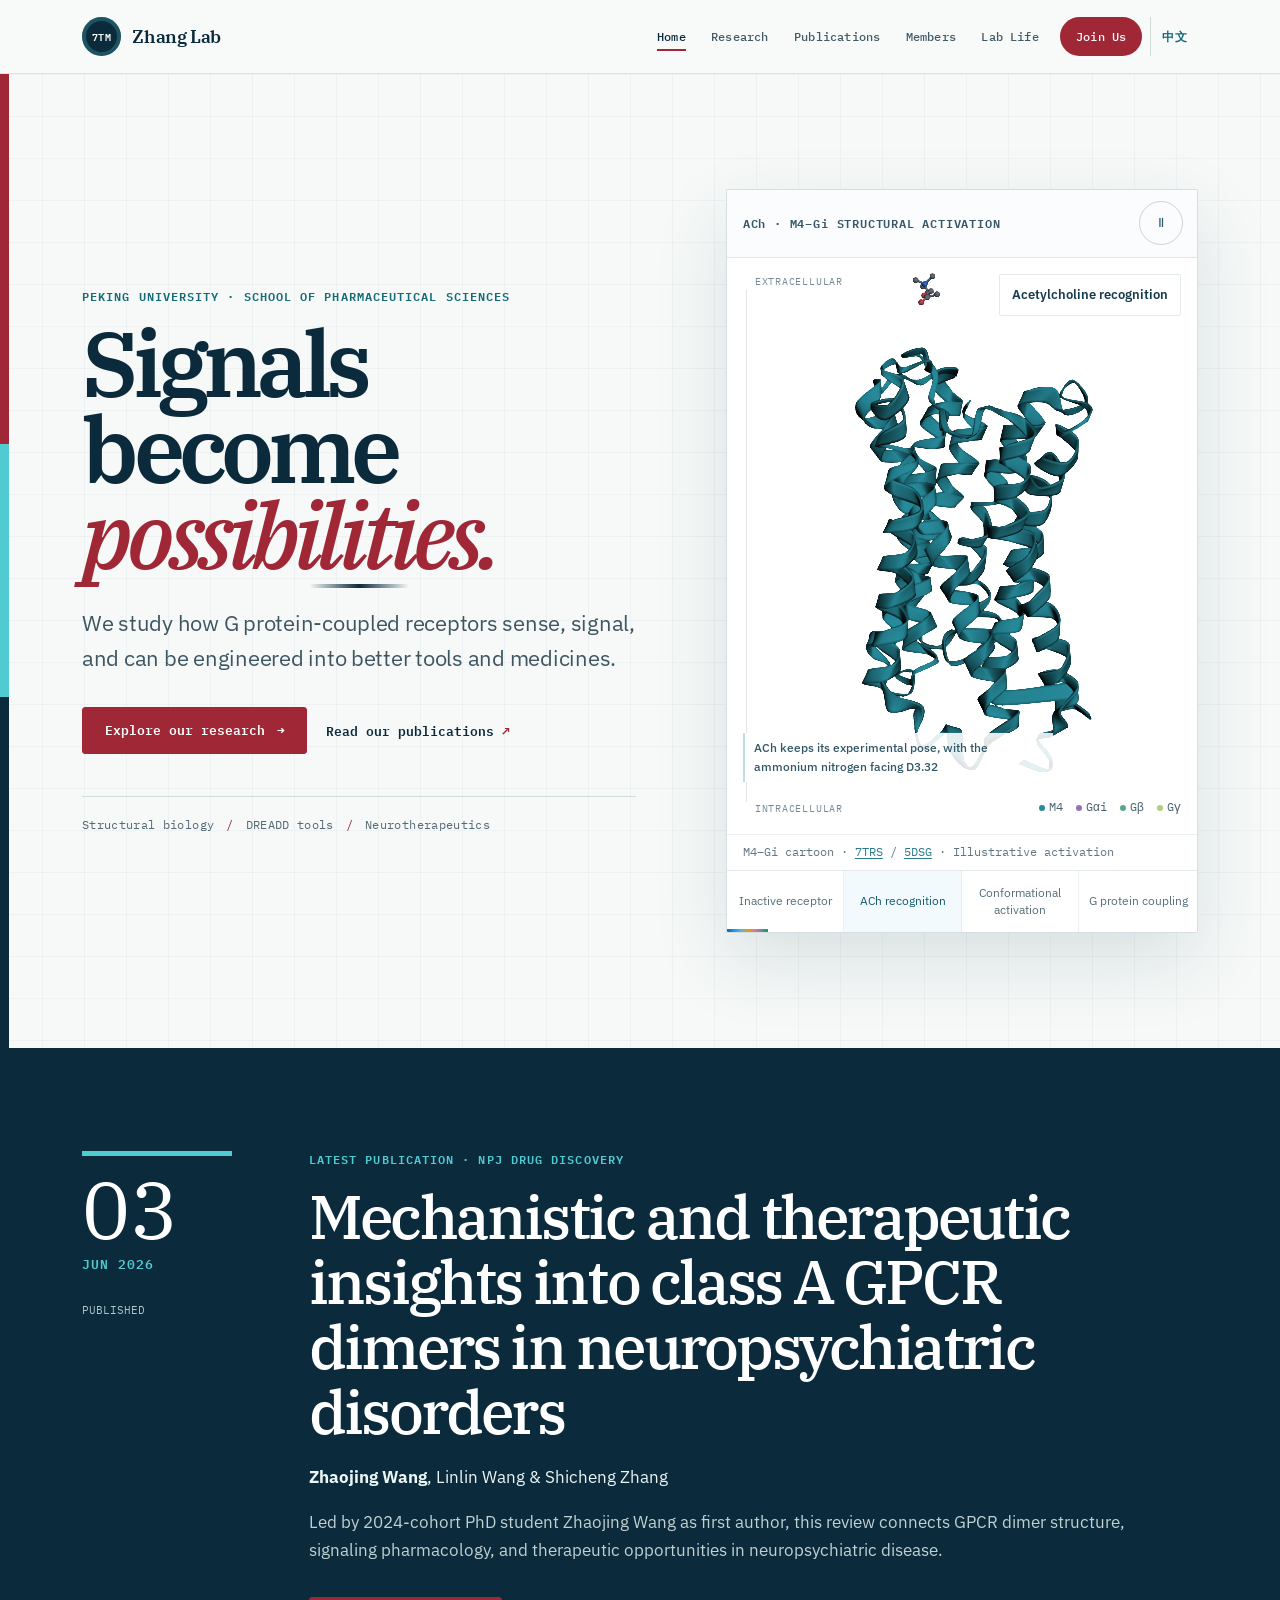
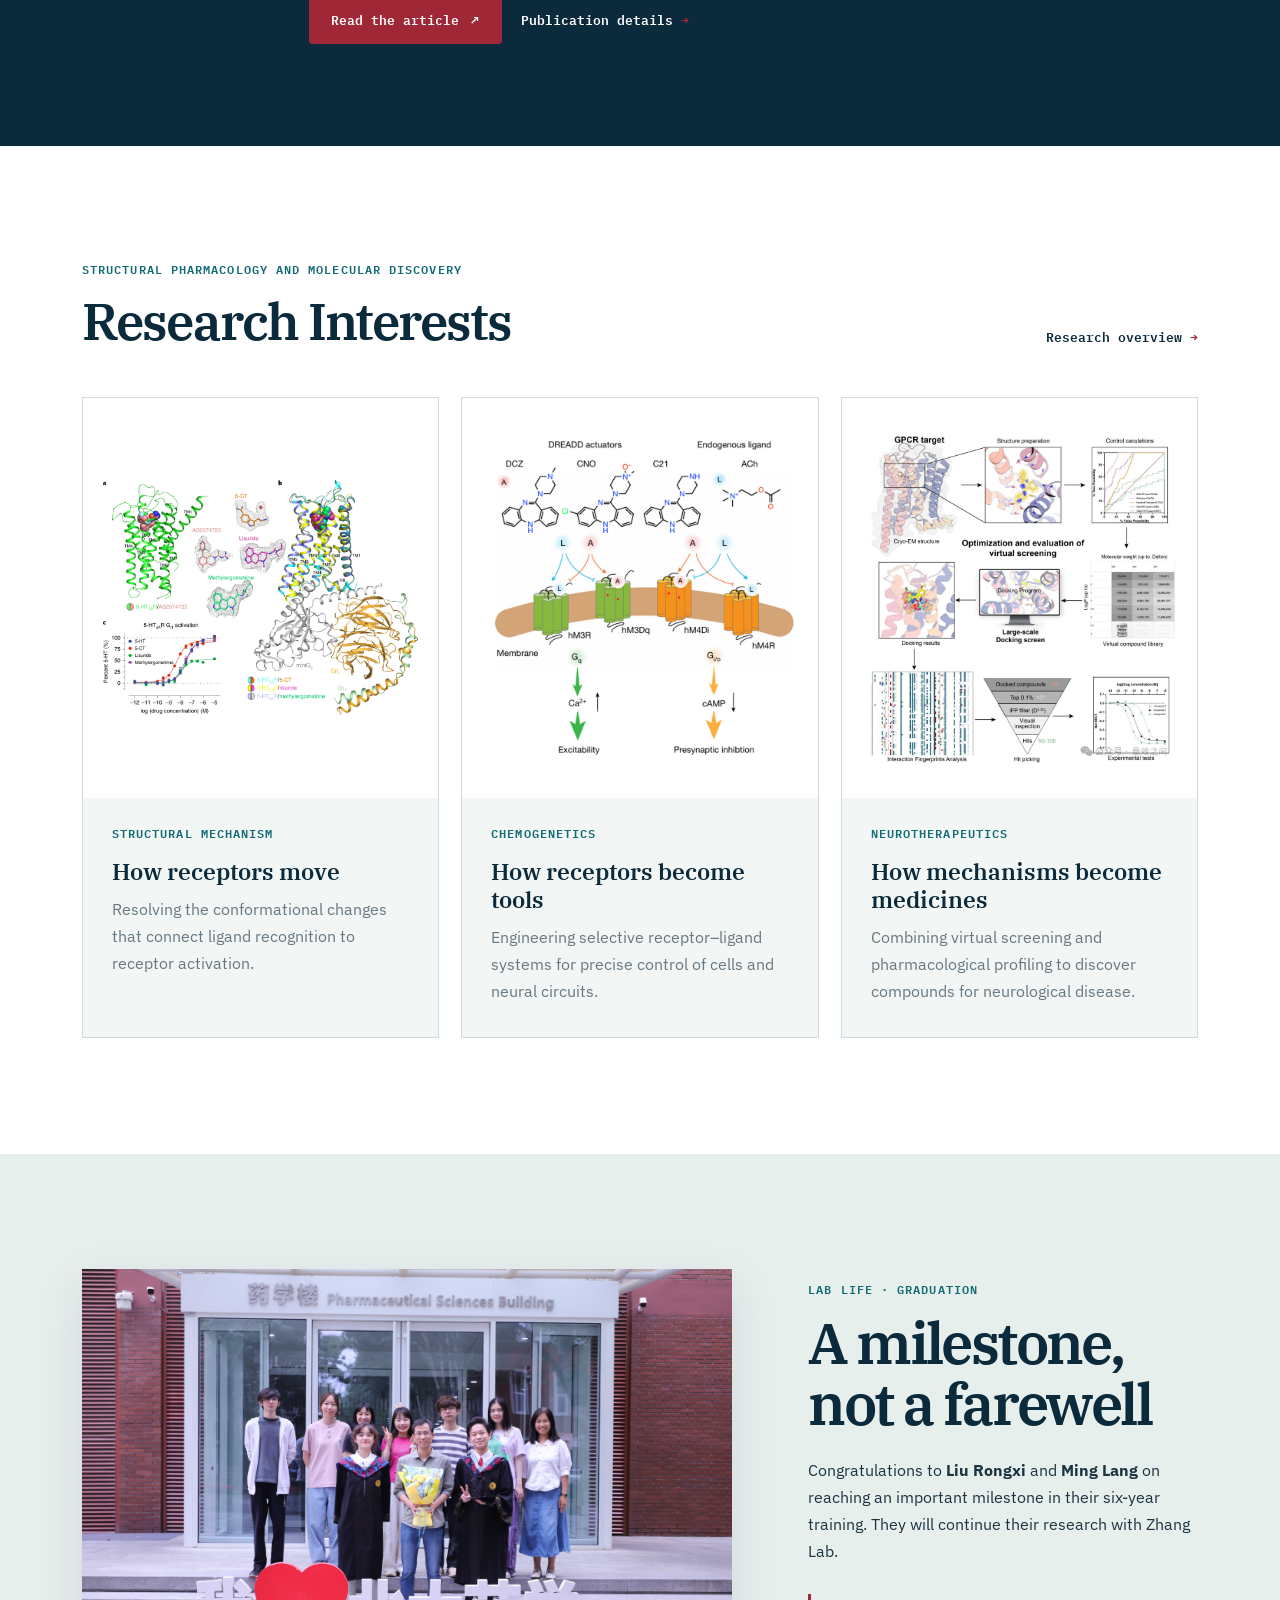
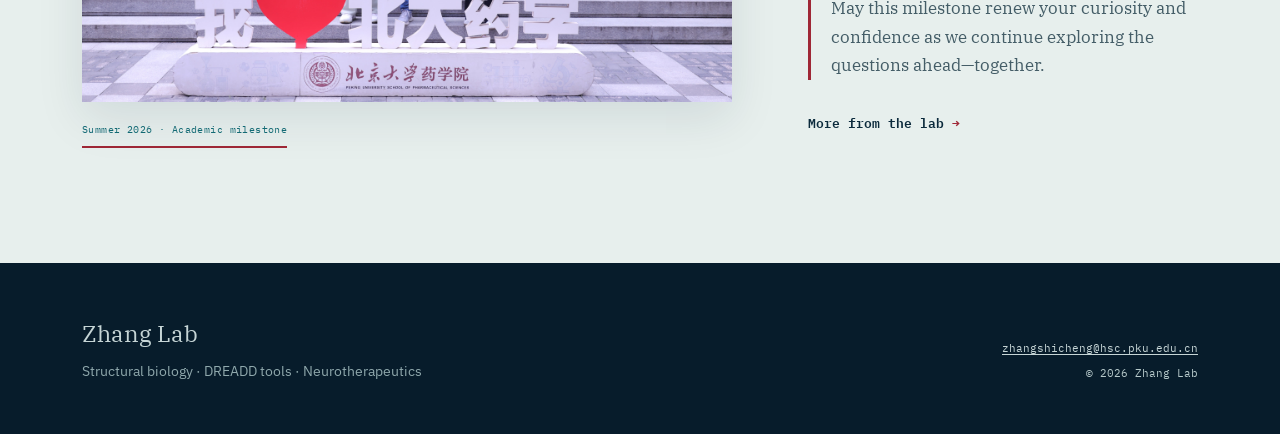
<file: index.html>
<!DOCTYPE html>
<html lang="en">
<head>
    <meta charset="UTF-8">
    <meta name="viewport" content="width=device-width, initial-scale=1.0">
    <meta name="description" content="Zhang Lab at Peking University studies GPCR structural biology, DREADD tool development, and neurological drug discovery.">
    <title>Zhang Lab | GPCR Neuropharmacology</title>

    <link rel="preconnect" href="https://fonts.googleapis.com">
    <link rel="preconnect" href="https://fonts.gstatic.com" crossorigin>
    <link href="https://fonts.googleapis.com/css2?family=IBM+Plex+Mono:wght@400;500;600&family=IBM+Plex+Sans:wght@400;500;600;700&family=IBM+Plex+Serif:wght@500;600&display=swap" rel="stylesheet">
    <link href="https://cdn.jsdelivr.net/npm/bootstrap@5.3.0/dist/css/bootstrap.min.css" rel="stylesheet">
    <link rel="stylesheet" href="https://cdn.jsdelivr.net/npm/bootstrap-icons@1.10.0/font/bootstrap-icons.css">
    <link rel="stylesheet" href="css/style.css?v=20261005-smooth">
</head>
<body>
    <nav class="navbar navbar-expand-lg fixed-top" aria-label="Primary navigation">
        <div class="container">
            <a class="navbar-brand" href="index.html" aria-label="Zhang Lab home">
                <span class="brand-signal" aria-hidden="true">7TM</span>
                <span>Zhang Lab</span>
            </a>
            <button class="navbar-toggler" type="button" data-bs-toggle="collapse" data-bs-target="#navbarNav" aria-controls="navbarNav" aria-expanded="false" aria-label="Toggle navigation">
                <span class="navbar-toggler-icon"></span>
            </button>
            <div class="collapse navbar-collapse" id="navbarNav">
                <ul class="navbar-nav ms-auto">
                    <li class="nav-item"><a class="nav-link active" href="index.html">Home</a></li>
                    <li class="nav-item"><a class="nav-link" href="pages/research.html">Research</a></li>
                    <li class="nav-item"><a class="nav-link" href="pages/publications.html">Publications</a></li>
                    <li class="nav-item"><a class="nav-link" href="pages/members.html">Members</a></li>
                    <li class="nav-item"><a class="nav-link" href="pages/news.html">Lab Life</a></li>
                    <li class="nav-item"><a class="nav-link nav-join" href="pages/join.html">Join Us</a></li>
                    <li class="nav-item"><a class="nav-link language-switch" href="cn/index.html" lang="zh-CN" hreflang="zh-CN">中文</a></li>
                </ul>
            </div>
        </div>
    </nav>

    <main class="main-content">
        <section class="hero-section">
            <div class="container">
                <div class="hero-grid">
                    <div class="hero-copy">
                        <p class="section-kicker">Peking University · School of Pharmaceutical Sciences</p>
                        <h1 class="lab-title">Signals become<br><em>possibilities.</em></h1>
                        <p class="hero-subtitle">We study how G protein-coupled receptors sense, signal, and can be engineered into better tools and medicines.</p>
                        <div class="hero-actions">
                            <a href="pages/research.html" class="btn btn-primary-custom">Explore our research <span aria-hidden="true">&rarr;</span></a>
                            <a href="pages/publications.html" class="text-link">Read our publications <span aria-hidden="true">↗</span></a>
                        </div>
                        <ul class="research-index" aria-label="Research areas">
                            <li>Structural biology</li>
                            <li>DREADD tools</li>
                            <li>Neurotherapeutics</li>
                        </ul>
                    </div>

                    <aside class="receptor-figure molecular-animation" data-gpcr-language="en" aria-label="Scientific animation of acetylcholine recognition, Class A GPCR activation, and receptor–G protein coupling">
                        <div class="molecular-toolbar">
                            <span>ACh · M4–Gi STRUCTURAL ACTIVATION</span>
                            <button class="molecular-playback" type="button" aria-label="Pause animation"><span aria-hidden="true">Ⅱ</span></button>
                        </div>
                        <div class="molecular-viewport">
                            <div class="gpcr-canvas" aria-hidden="true"></div>
                            <div class="molecular-fallback"><span>Preparing molecular scene</span></div>
                            <div class="molecular-axis" aria-hidden="true"><span>Extracellular</span><span>Intracellular</span></div>
                            <p class="molecular-phase" aria-live="polite">Inactive GPCR</p>
                            <div class="structure-legend" aria-label="Structure colors"><span class="chain-receptor">M4</span><span class="chain-alpha">Gαi</span><span class="chain-beta">Gβ</span><span class="chain-gamma">Gγ</span></div>
                            <p class="molecular-detail" aria-hidden="true"></p>
                        </div>
                        <p class="structure-provenance">M4–Gi cartoon · <a href="https://www.rcsb.org/structure/7TRS" target="_blank" rel="noopener">7TRS</a> / <a href="https://www.rcsb.org/structure/5DSG" target="_blank" rel="noopener">5DSG</a> · Illustrative activation</p>
                        <div class="molecular-timeline" aria-hidden="true">
                            <span data-phase="inactive">Inactive receptor</span><span data-phase="binding">ACh recognition</span><span data-phase="active">Conformational activation</span><span data-phase="coupling">G protein coupling</span>
                            <i class="molecular-progress"></i>
                        </div>
                    </aside>
                </div>
            </div>
        </section>

        <section class="publication-feature" aria-labelledby="latest-publication-title">
            <div class="container">
                <div class="publication-feature-grid">
                    <div class="publication-stamp">
                        <span class="stamp-day">03</span>
                        <span class="stamp-month">JUN 2026</span>
                        <span class="stamp-label">Published</span>
                    </div>
                    <div class="publication-feature-copy">
                        <p class="section-kicker">Latest publication · npj Drug Discovery</p>
                        <h2 id="latest-publication-title">Mechanistic and therapeutic insights into class A GPCR dimers in neuropsychiatric disorders</h2>
                        <p class="publication-authors"><strong>Zhaojing Wang</strong>, Linlin Wang &amp; Shicheng Zhang</p>
                        <p>Led by 2024-cohort PhD student Zhaojing Wang as first author, this review connects GPCR dimer structure, signaling pharmacology, and therapeutic opportunities in neuropsychiatric disease.</p>
                        <div class="publication-links">
                            <a href="https://doi.org/10.1038/s44386-026-00049-2" target="_blank" rel="noopener noreferrer" class="btn btn-primary-custom">Read the article <span aria-hidden="true">↗</span></a>
                            <a href="pages/publications.html" class="text-link">Publication details <span aria-hidden="true">&rarr;</span></a>
                        </div>
                    </div>
                </div>
            </div>
        </section>

        <section class="research-highlights" aria-labelledby="research-highlights-title">
            <div class="container">
                <div class="section-heading-row">
                    <div>
                        <p class="section-kicker">Structural Pharmacology and Molecular Discovery</p>
                        <h2 id="research-highlights-title" class="section-title">Research Interests</h2>
                    </div>
                    <a href="pages/research.html" class="text-link">Research overview <span aria-hidden="true">&rarr;</span></a>
                </div>
                <div class="research-card-grid research-card-grid-three">
                    <article class="highlight-card">
                        <div class="highlight-image">
                            <img src="images/Structure.png" alt="Structural model illustrating GPCR conformational mechanisms" loading="lazy">
                        </div>
                        <div class="highlight-caption">
                            <p class="card-label">Structural mechanism</p>
                            <h3>How receptors move</h3>
                            <p>Resolving the conformational changes that connect ligand recognition to receptor activation.</p>
                        </div>
                    </article>
                    <article class="highlight-card">
                        <div class="highlight-image">
                            <img src="images/dreadd.png" alt="Schematic of DREADD chemogenetic tools" loading="lazy">
                        </div>
                        <div class="highlight-caption">
                            <p class="card-label">Chemogenetics</p>
                            <h3>How receptors become tools</h3>
                            <p>Engineering selective receptor–ligand systems for precise control of cells and neural circuits.</p>
                        </div>
                    </article>
                    <article class="highlight-card">
                        <div class="highlight-image">
                            <img src="images/VS.jpg" alt="Computer-aided workflow for neurological drug discovery" loading="lazy">
                        </div>
                        <div class="highlight-caption">
                            <p class="card-label">Neurotherapeutics</p>
                            <h3>How mechanisms become medicines</h3>
                            <p>Combining virtual screening and pharmacological profiling to discover compounds for neurological disease.</p>
                        </div>
                    </article>
                </div>
            </div>
        </section>

        <section class="lab-life-feature" aria-labelledby="lab-life-title">
            <div class="container">
                <div class="lab-life-grid">
                    <div class="lab-life-photo">
                        <img src="images/graduation-2026.jpg" alt="Zhang Lab members celebrating the graduation of Liu Rongxi and Ming Lang outside the Pharmaceutical Sciences Building" loading="lazy">
                        <span class="photo-note">Summer 2026 · Academic milestone</span>
                    </div>
                    <div class="lab-life-copy">
                        <p class="section-kicker">Lab life · Graduation</p>
                        <h2 id="lab-life-title">A milestone, not a farewell</h2>
                        <p>Congratulations to <strong>Liu Rongxi</strong> and <strong>Ming Lang</strong> on reaching an important milestone in their six-year training. They will continue their research with Zhang Lab.</p>
                        <blockquote>May this milestone renew your curiosity and confidence as we continue exploring the questions ahead—together.</blockquote>
                        <a href="pages/news.html" class="text-link">More from the lab <span aria-hidden="true">&rarr;</span></a>
                    </div>
                </div>
            </div>
        </section>
    </main>

    <footer class="footer">
        <div class="container footer-grid">
            <div>
                <a class="footer-brand" href="index.html">Zhang Lab</a>
                <p>Structural biology · DREADD tools · Neurotherapeutics</p>
            </div>
            <div class="footer-contact">
                <a href="mailto:zhangshicheng@hsc.pku.edu.cn">zhangshicheng@hsc.pku.edu.cn</a>
                <span>&copy; 2026 Zhang Lab</span>
            </div>
        </div>
    </footer>

    <script src="https://cdn.jsdelivr.net/npm/bootstrap@5.3.0/dist/js/bootstrap.bundle.min.js"></script>
    <script src="js/script.js"></script>
    <script src="js/vendor/3dmol-min.js?v=20261005"></script>
    <script src="js/gpcr-structure-animation.js?v=20261005-2"></script>
</body>
</html>
</file>
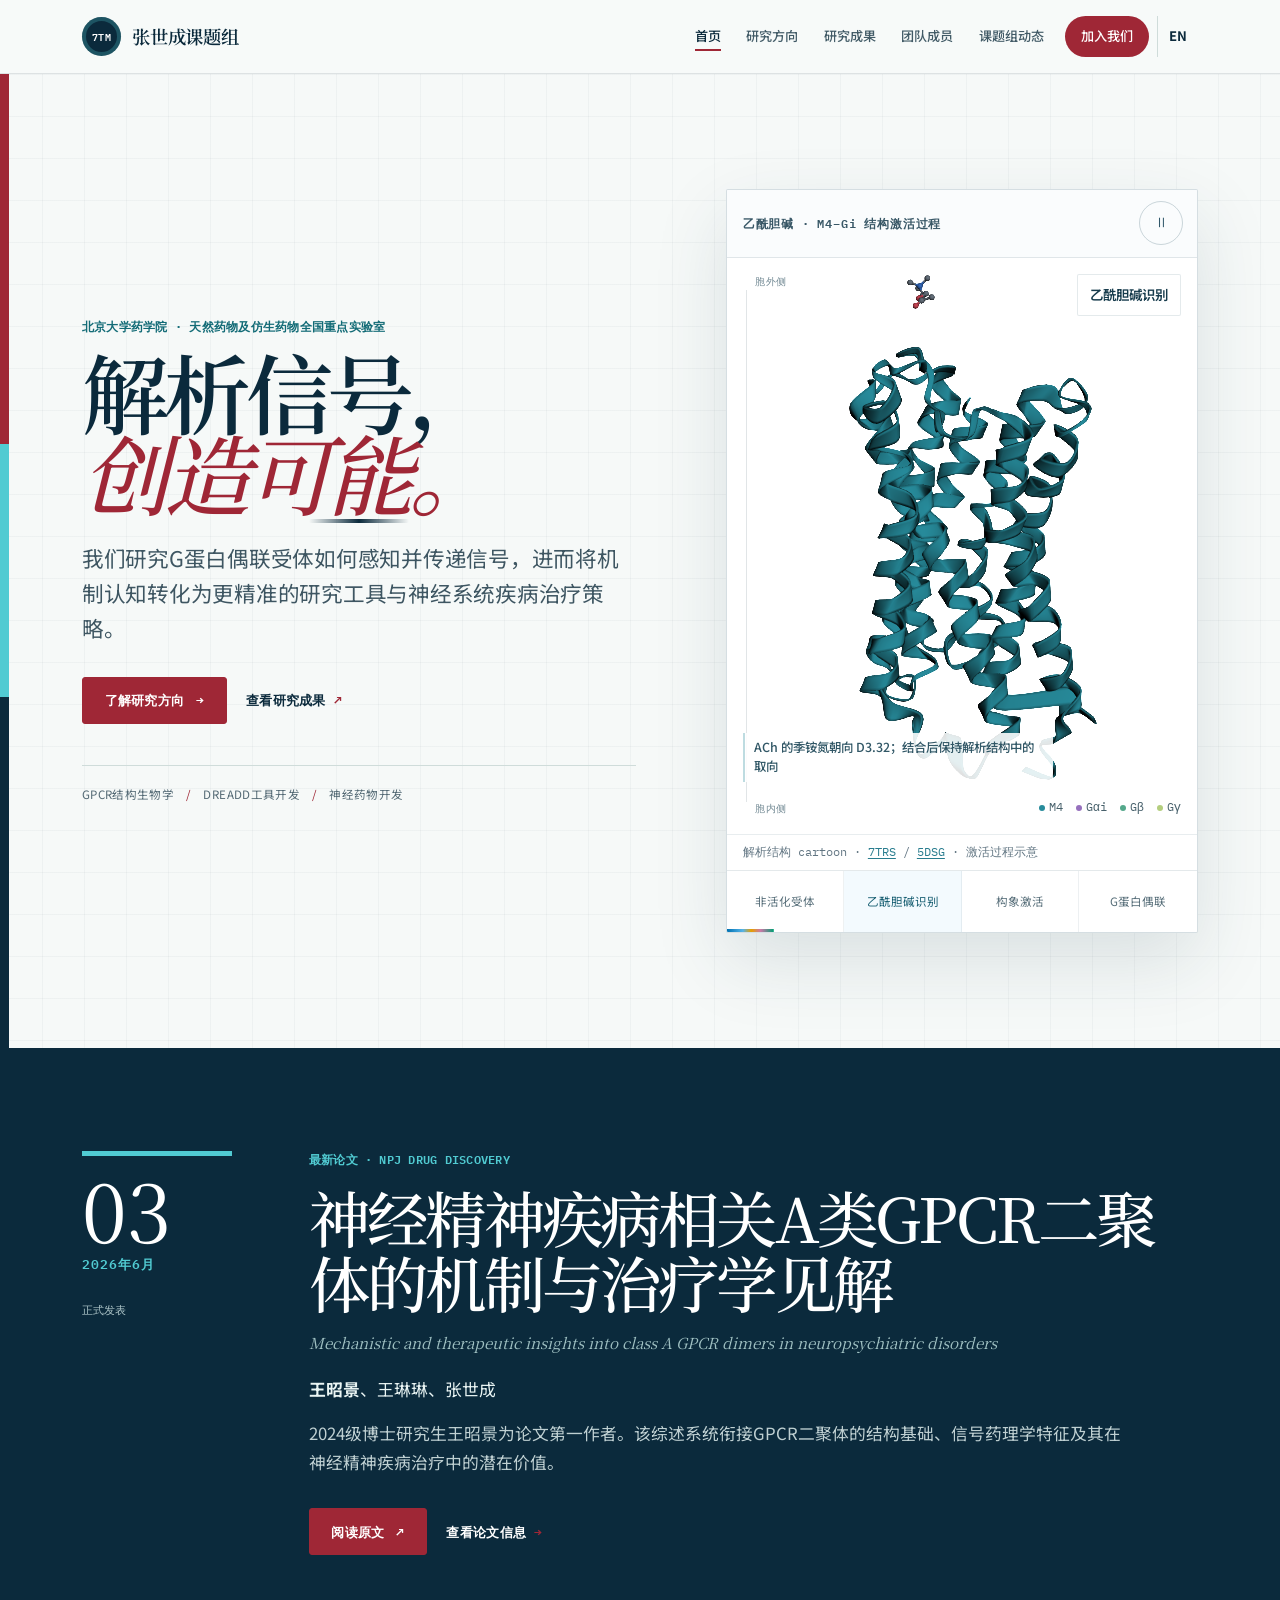
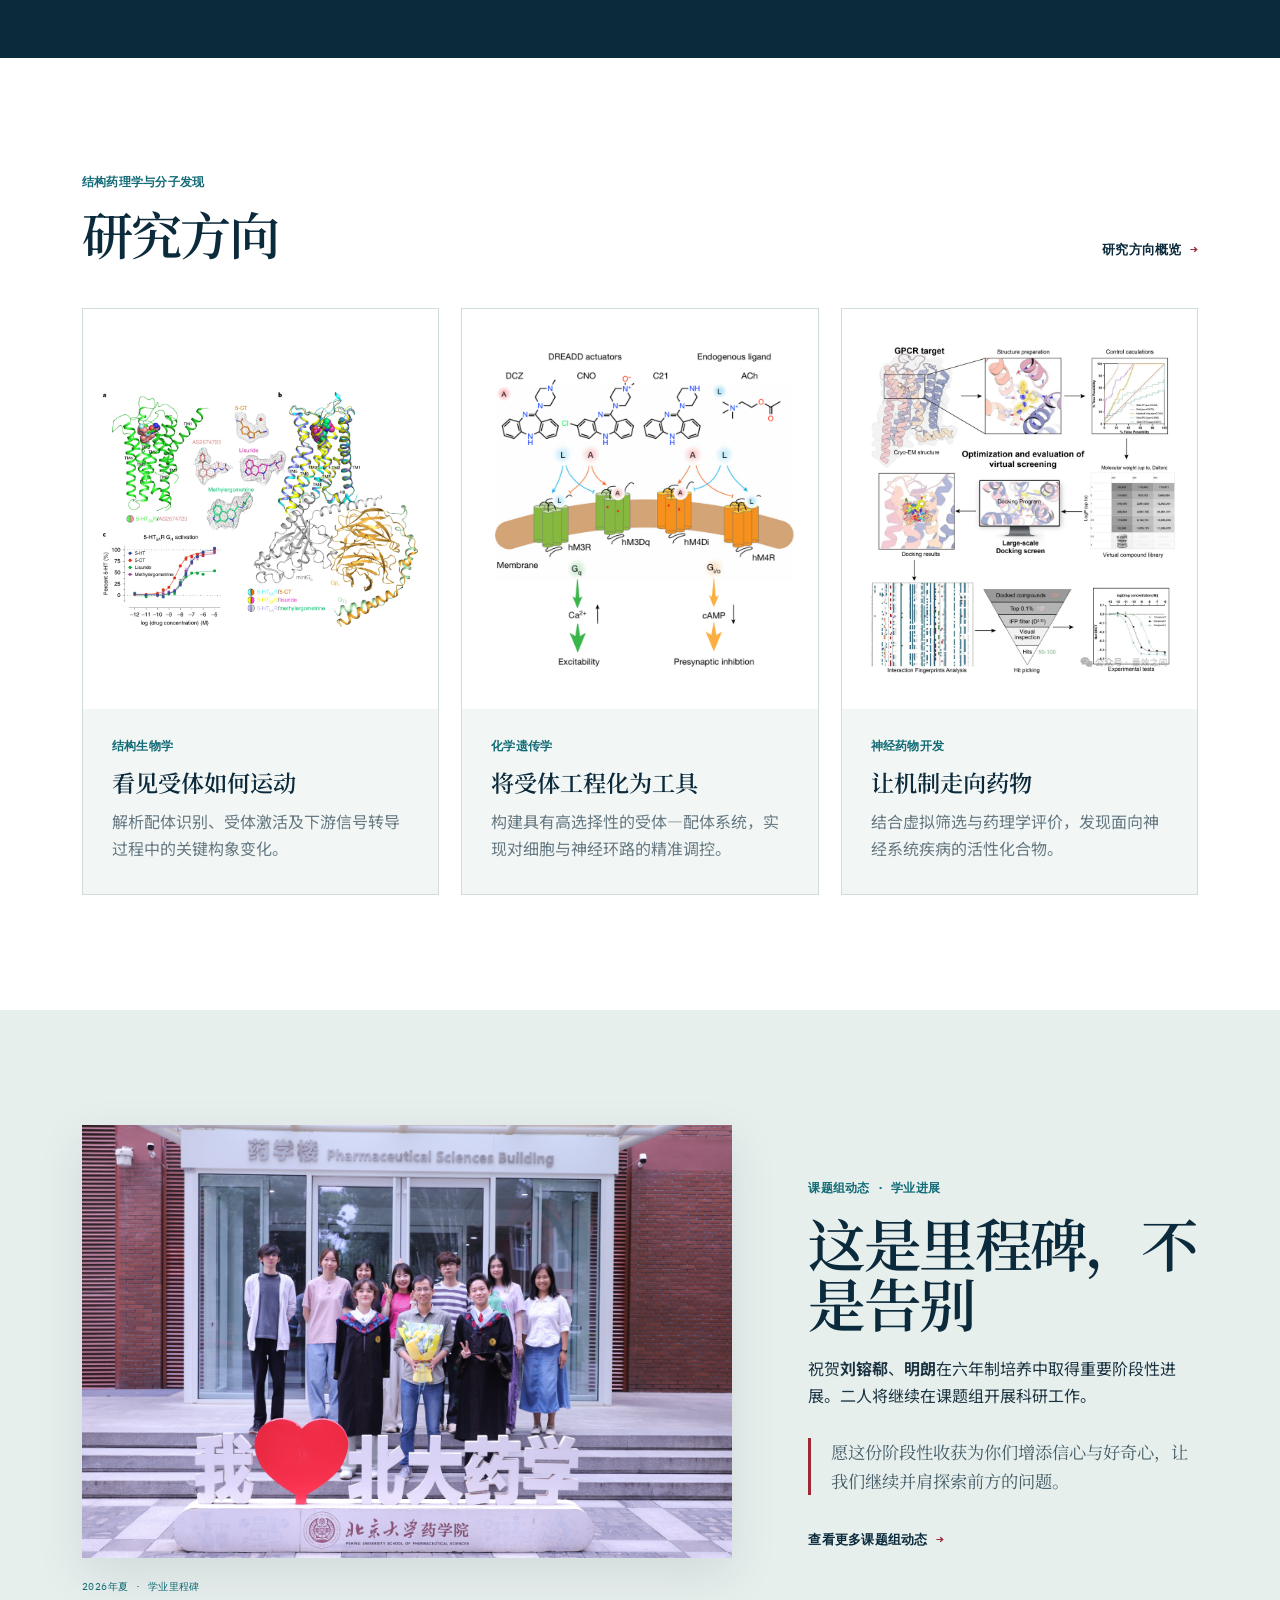
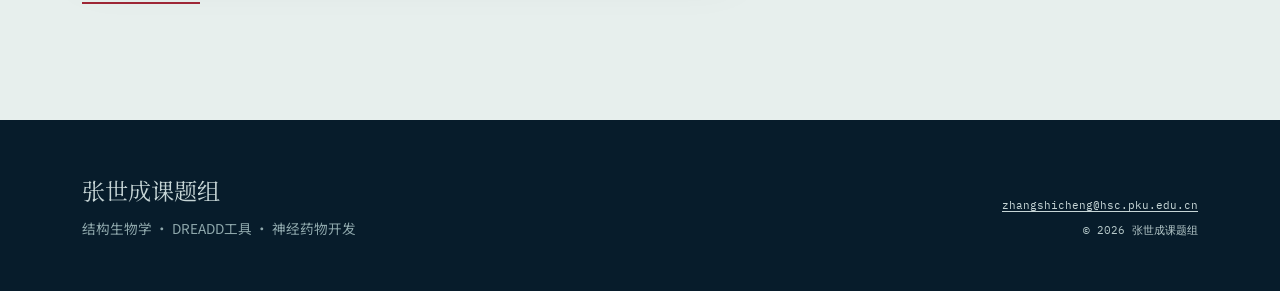
<file: cn/index.html>
<!DOCTYPE html>
<html lang="zh-CN">
<head>
    <meta charset="UTF-8">
    <meta name="viewport" content="width=device-width, initial-scale=1.0">
    <meta name="description" content="北京大学张世成课题组聚焦GPCR结构生物学、DREADD化学遗传学工具开发与神经药物开发。">
    <title>张世成课题组｜GPCR神经药理学</title>

    <link rel="preconnect" href="https://fonts.googleapis.com">
    <link rel="preconnect" href="https://fonts.gstatic.com" crossorigin>
    <link href="https://fonts.googleapis.com/css2?family=IBM+Plex+Mono:wght@400;500;600&family=Noto+Sans+SC:wght@400;500;600;700&family=Noto+Serif+SC:wght@500;600;700&display=swap" rel="stylesheet">
    <link href="https://cdn.jsdelivr.net/npm/bootstrap@5.3.0/dist/css/bootstrap.min.css" rel="stylesheet">
    <link rel="stylesheet" href="https://cdn.jsdelivr.net/npm/bootstrap-icons@1.10.0/font/bootstrap-icons.css">
    <link rel="stylesheet" href="../css/style.css?v=20261005-smooth">
</head>
<body class="site-cn">
    <nav class="navbar navbar-expand-lg fixed-top" aria-label="主导航">
        <div class="container">
            <a class="navbar-brand" href="index.html" aria-label="张世成课题组首页"><span class="brand-signal" aria-hidden="true">7TM</span><span>张世成课题组</span></a>
            <button class="navbar-toggler" type="button" data-bs-toggle="collapse" data-bs-target="#navbarNav" aria-controls="navbarNav" aria-expanded="false" aria-label="展开导航"><span class="navbar-toggler-icon"></span></button>
            <div class="collapse navbar-collapse" id="navbarNav">
                <ul class="navbar-nav ms-auto">
                    <li class="nav-item"><a class="nav-link active" href="index.html">首页</a></li>
                    <li class="nav-item"><a class="nav-link" href="pages/research.html">研究方向</a></li>
                    <li class="nav-item"><a class="nav-link" href="pages/publications.html">研究成果</a></li>
                    <li class="nav-item"><a class="nav-link" href="pages/members.html">团队成员</a></li>
                    <li class="nav-item"><a class="nav-link" href="pages/news.html">课题组动态</a></li>
                    <li class="nav-item"><a class="nav-link nav-join" href="pages/join.html">加入我们</a></li>
                    <li class="nav-item"><a class="nav-link language-switch" href="../index.html" lang="en" hreflang="en">EN</a></li>
                </ul>
            </div>
        </div>
    </nav>

    <main class="main-content">
        <section class="hero-section">
            <div class="container">
                <div class="hero-grid">
                    <div class="hero-copy">
                        <p class="section-kicker">北京大学药学院 · 天然药物及仿生药物全国重点实验室</p>
                        <h1 class="lab-title">解析信号，<br><em>创造可能。</em></h1>
                        <p class="hero-subtitle">我们研究G蛋白偶联受体如何感知并传递信号，进而将机制认知转化为更精准的研究工具与神经系统疾病治疗策略。</p>
                        <div class="hero-actions">
                            <a href="pages/research.html" class="btn btn-primary-custom">了解研究方向 <span aria-hidden="true">&rarr;</span></a>
                            <a href="pages/publications.html" class="text-link">查看研究成果 <span aria-hidden="true">↗</span></a>
                        </div>
                        <ul class="research-index" aria-label="研究方向">
                            <li>GPCR结构生物学</li>
                            <li>DREADD工具开发</li>
                            <li>神经药物开发</li>
                        </ul>
                    </div>

                    <aside class="receptor-figure molecular-animation" data-gpcr-language="zh" aria-label="乙酰胆碱识别、A类GPCR构象激活及受体与G蛋白偶联的科学动画">
                        <div class="molecular-toolbar"><span>乙酰胆碱 · M4–Gi 结构激活过程</span><button class="molecular-playback" type="button" aria-label="暂停动画"><span aria-hidden="true">Ⅱ</span></button></div>
                        <div class="molecular-viewport">
                            <div class="gpcr-canvas" aria-hidden="true"></div>
                            <div class="molecular-fallback"><span>正在构建分子场景</span></div>
                            <div class="molecular-axis" aria-hidden="true"><span>胞外侧</span><span>胞内侧</span></div>
                            <p class="molecular-phase" aria-live="polite">非活化GPCR</p>
                            <div class="structure-legend" aria-label="结构配色"><span class="chain-receptor">M4</span><span class="chain-alpha">Gαi</span><span class="chain-beta">Gβ</span><span class="chain-gamma">Gγ</span></div>
                            <p class="molecular-detail" aria-hidden="true"></p>
                        </div>
                        <p class="structure-provenance">解析结构 cartoon · <a href="https://www.rcsb.org/structure/7TRS" target="_blank" rel="noopener">7TRS</a> / <a href="https://www.rcsb.org/structure/5DSG" target="_blank" rel="noopener">5DSG</a> · 激活过程示意</p>
                        <div class="molecular-timeline" aria-hidden="true">
                            <span data-phase="inactive">非活化受体</span><span data-phase="binding">乙酰胆碱识别</span><span data-phase="active">构象激活</span><span data-phase="coupling">G蛋白偶联</span>
                            <i class="molecular-progress"></i>
                        </div>
                    </aside>
                </div>
            </div>
        </section>

        <section class="publication-feature" aria-labelledby="latest-publication-title-cn">
            <div class="container">
                <div class="publication-feature-grid">
                    <div class="publication-stamp"><span class="stamp-day">03</span><span class="stamp-month">2026年6月</span><span class="stamp-label">正式发表</span></div>
                    <div class="publication-feature-copy">
                        <p class="section-kicker">最新论文 · npj Drug Discovery</p>
                        <h2 id="latest-publication-title-cn">神经精神疾病相关A类GPCR二聚体的机制与治疗学见解</h2>
                        <p class="original-title">Mechanistic and therapeutic insights into class A GPCR dimers in neuropsychiatric disorders</p>
                        <p class="publication-authors"><strong>王昭景</strong>、王琳琳、张世成</p>
                        <p>2024级博士研究生王昭景为论文第一作者。该综述系统衔接GPCR二聚体的结构基础、信号药理学特征及其在神经精神疾病治疗中的潜在价值。</p>
                        <div class="publication-links">
                            <a href="https://doi.org/10.1038/s44386-026-00049-2" target="_blank" rel="noopener noreferrer" class="btn btn-primary-custom">阅读原文 <span aria-hidden="true">↗</span></a>
                            <a href="pages/publications.html" class="text-link">查看论文信息 <span aria-hidden="true">&rarr;</span></a>
                        </div>
                    </div>
                </div>
            </div>
        </section>

        <section class="research-highlights" aria-labelledby="research-highlights-title-cn">
            <div class="container">
                <div class="section-heading-row">
                    <div><p class="section-kicker">结构药理学与分子发现</p><h2 id="research-highlights-title-cn" class="section-title">研究方向</h2></div>
                    <a href="pages/research.html" class="text-link">研究方向概览 <span aria-hidden="true">&rarr;</span></a>
                </div>
                <div class="research-card-grid research-card-grid-three">
                    <article class="highlight-card">
                        <div class="highlight-image"><img src="../images/Structure.png" alt="GPCR构象与信号转导结构模型" loading="lazy"></div>
                        <div class="highlight-caption"><p class="card-label">结构生物学</p><h3>看见受体如何运动</h3><p>解析配体识别、受体激活及下游信号转导过程中的关键构象变化。</p></div>
                    </article>
                    <article class="highlight-card">
                        <div class="highlight-image"><img src="../images/dreadd.png" alt="DREADD化学遗传学工具示意图" loading="lazy"></div>
                        <div class="highlight-caption"><p class="card-label">化学遗传学</p><h3>将受体工程化为工具</h3><p>构建具有高选择性的受体—配体系统，实现对细胞与神经环路的精准调控。</p></div>
                    </article>
                    <article class="highlight-card">
                        <div class="highlight-image"><img src="../images/VS.jpg" alt="神经药物计算筛选与发现流程" loading="lazy"></div>
                        <div class="highlight-caption"><p class="card-label">神经药物开发</p><h3>让机制走向药物</h3><p>结合虚拟筛选与药理学评价，发现面向神经系统疾病的活性化合物。</p></div>
                    </article>
                </div>
            </div>
        </section>

        <section class="lab-life-feature" aria-labelledby="lab-life-title-cn">
            <div class="container">
                <div class="lab-life-grid">
                    <div class="lab-life-photo">
                        <img src="../images/graduation-2026.jpg" alt="张世成课题组成员在药学楼前庆祝刘镕郗和明朗取得阶段性进展" loading="lazy">
                        <span class="photo-note">2026年夏 · 学业里程碑</span>
                    </div>
                    <div class="lab-life-copy">
                        <p class="section-kicker">课题组动态 · 学业进展</p>
                        <h2 id="lab-life-title-cn">这是里程碑，不是告别</h2>
                        <p>祝贺<strong>刘镕郗</strong>、<strong>明朗</strong>在六年制培养中取得重要阶段性进展。二人将继续在课题组开展科研工作。</p>
                        <blockquote>愿这份阶段性收获为你们增添信心与好奇心，让我们继续并肩探索前方的问题。</blockquote>
                        <a href="pages/news.html" class="text-link">查看更多课题组动态 <span aria-hidden="true">&rarr;</span></a>
                    </div>
                </div>
            </div>
        </section>
    </main>

    <footer class="footer">
        <div class="container footer-grid">
            <div><a class="footer-brand" href="index.html">张世成课题组</a><p>结构生物学 · DREADD工具 · 神经药物开发</p></div>
            <div class="footer-contact"><a href="mailto:zhangshicheng@hsc.pku.edu.cn">zhangshicheng@hsc.pku.edu.cn</a><span>&copy; 2026 张世成课题组</span></div>
        </div>
    </footer>

    <script src="https://cdn.jsdelivr.net/npm/bootstrap@5.3.0/dist/js/bootstrap.bundle.min.js"></script>
    <script src="../js/script.js"></script>
    <script src="../js/vendor/3dmol-min.js?v=20261005"></script>
    <script src="../js/gpcr-structure-animation.js?v=20261005-2"></script>
</body>
</html>
</file>
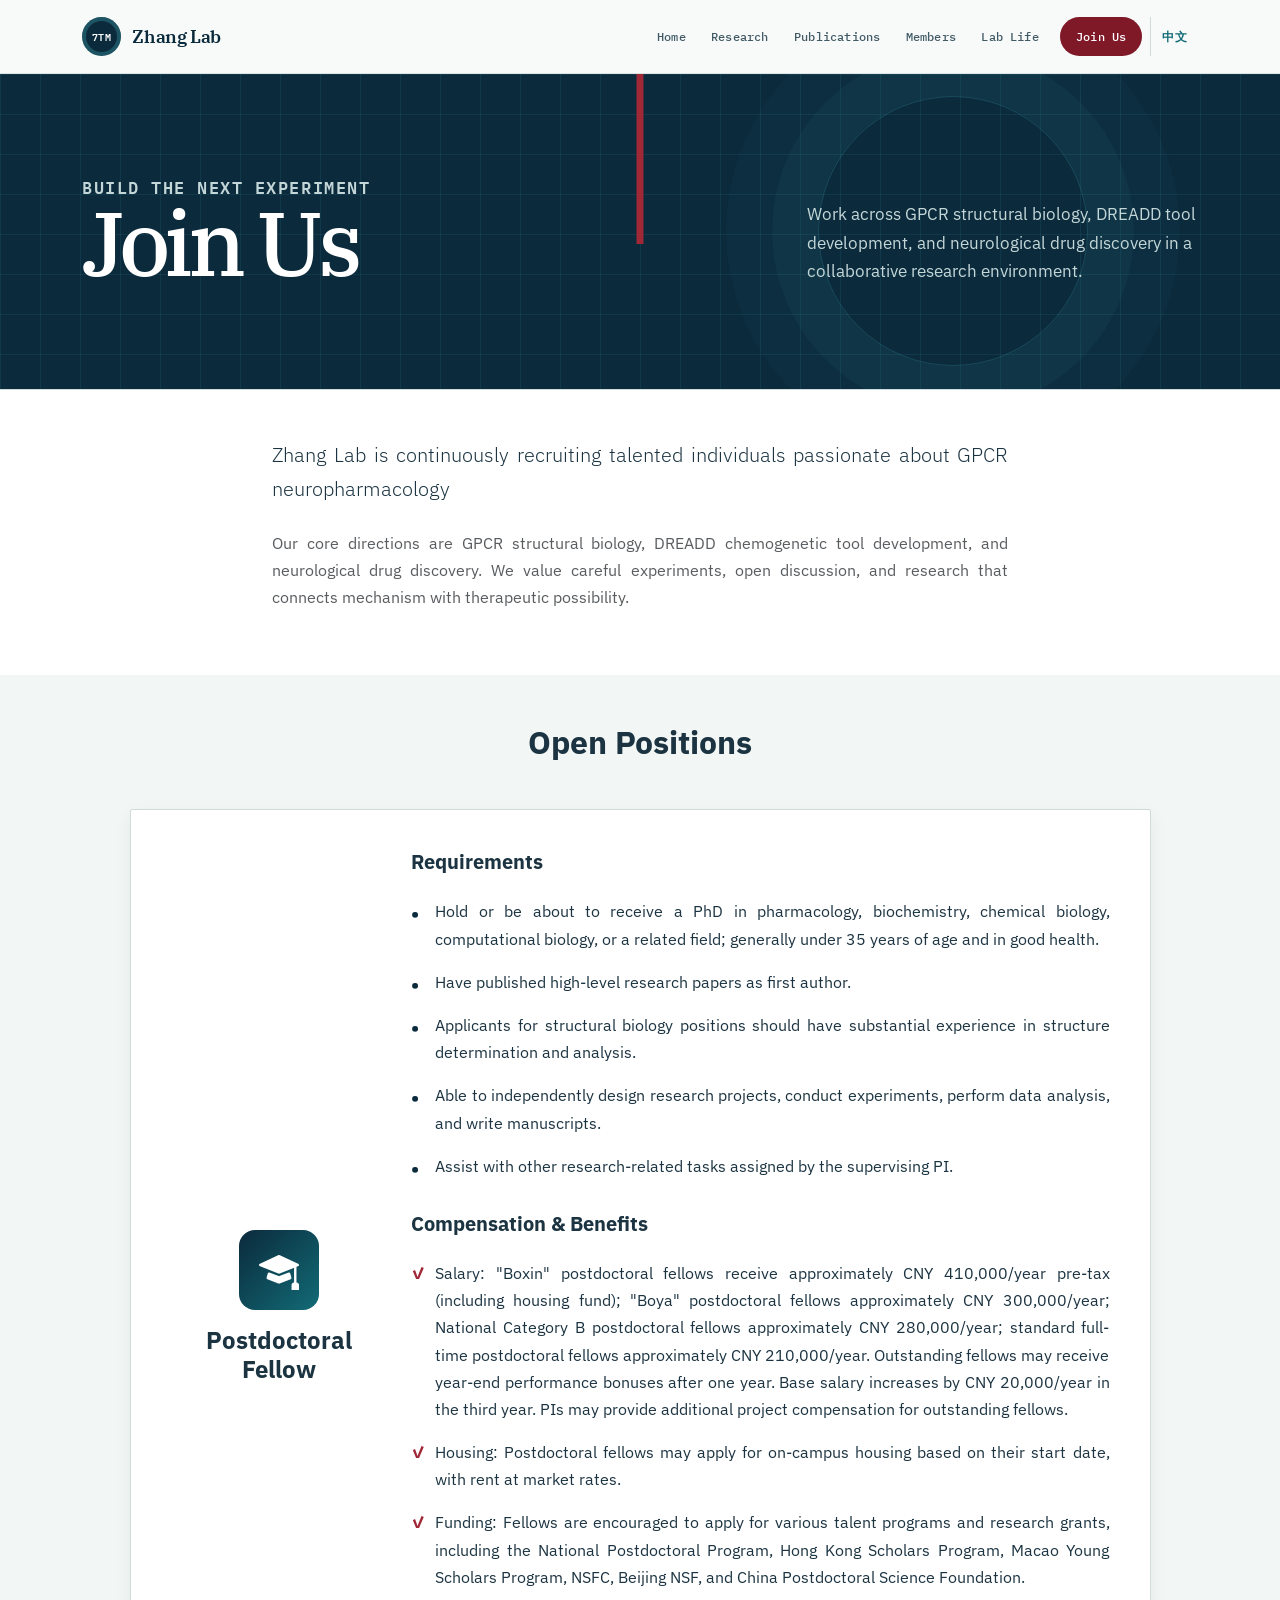
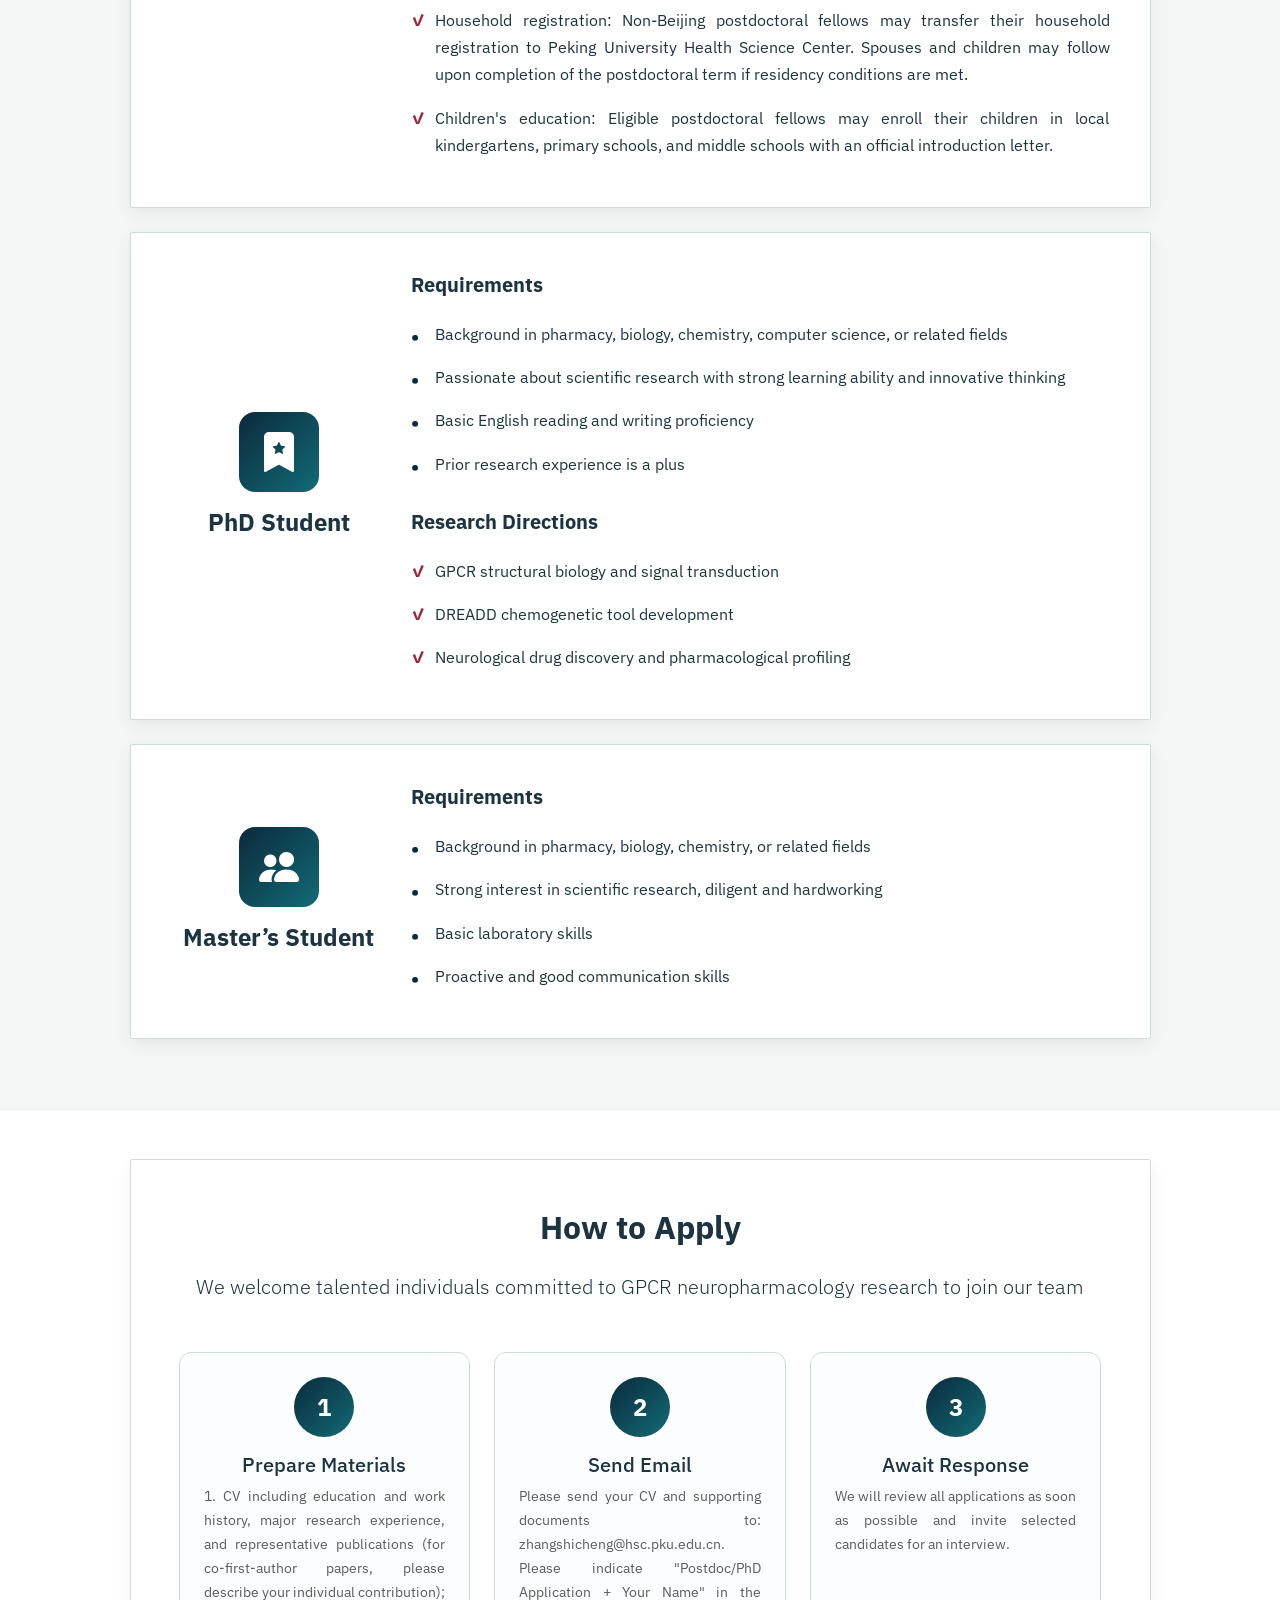
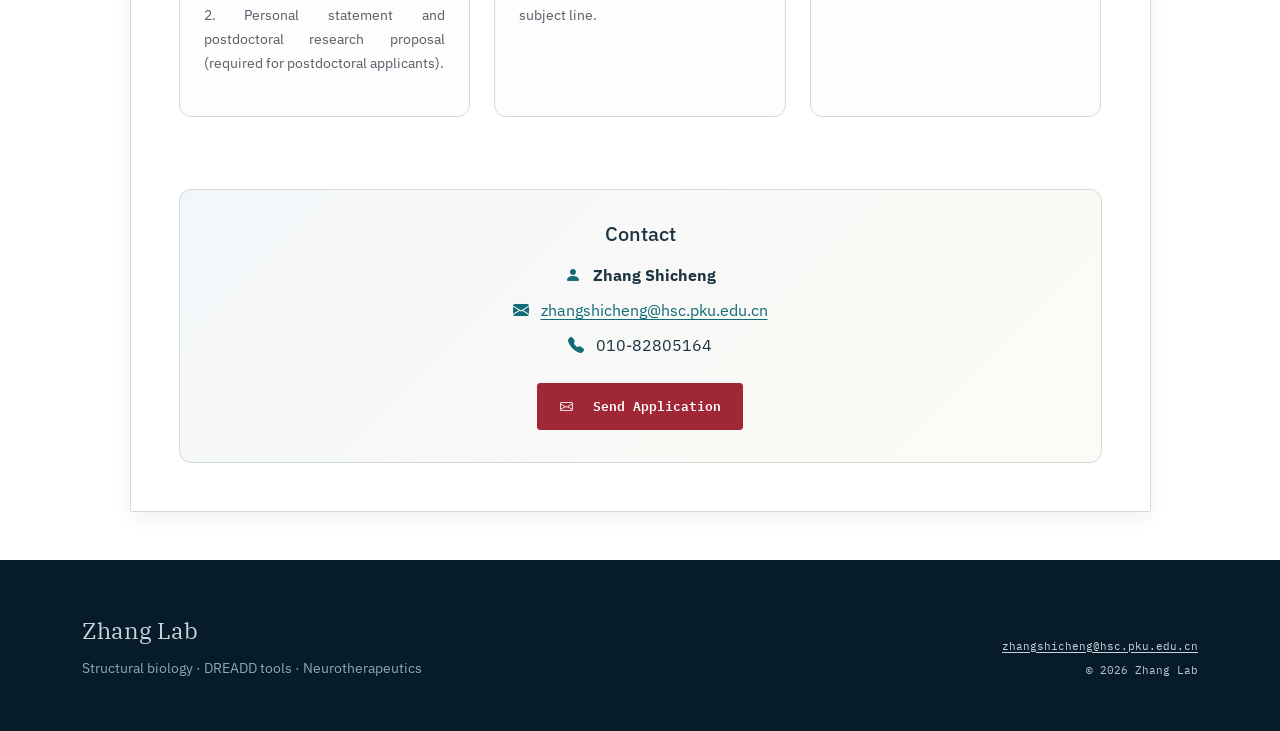
<file: pages/join.html>
<!DOCTYPE html>
<html lang="en">
<head>
    <meta charset="UTF-8">
    <meta name="viewport" content="width=device-width, initial-scale=1.0">
    <meta name="description" content="Join Zhang Lab to study GPCR structural biology, DREADD tools, and neurological drug discovery.">
    <title>Zhang Lab | Join Us</title>

    <!-- Google Fonts -->
    <link rel="preconnect" href="https://fonts.googleapis.com">
    <link rel="preconnect" href="https://fonts.gstatic.com" crossorigin>
    <link href="https://fonts.googleapis.com/css2?family=IBM+Plex+Mono:wght@400;500;600&family=IBM+Plex+Sans:wght@400;500;600;700&family=IBM+Plex+Serif:wght@500;600&display=swap" rel="stylesheet">

    <!-- Bootstrap CSS -->
    <link href="https://cdn.jsdelivr.net/npm/bootstrap@5.3.0/dist/css/bootstrap.min.css" rel="stylesheet">

    <!-- Bootstrap Icons -->
    <link rel="stylesheet" href="https://cdn.jsdelivr.net/npm/bootstrap-icons@1.10.0/font/bootstrap-icons.css">

    <!-- Custom CSS -->
    <link rel="stylesheet" href="../css/style.css">
</head>
<body>
    <nav class="navbar navbar-expand-lg fixed-top" aria-label="Primary navigation">
        <div class="container">
            <a class="navbar-brand" href="../index.html" aria-label="Zhang Lab home"><span class="brand-signal" aria-hidden="true">7TM</span><span>Zhang Lab</span></a>
            <button class="navbar-toggler" type="button" data-bs-toggle="collapse" data-bs-target="#navbarNav" aria-controls="navbarNav" aria-expanded="false" aria-label="Toggle navigation"><span class="navbar-toggler-icon"></span></button>
            <div class="collapse navbar-collapse" id="navbarNav">
                <ul class="navbar-nav ms-auto">
                    <li class="nav-item"><a class="nav-link" href="../index.html">Home</a></li>
                    <li class="nav-item"><a class="nav-link" href="research.html">Research</a></li>
                    <li class="nav-item"><a class="nav-link" href="publications.html">Publications</a></li>
                    <li class="nav-item"><a class="nav-link" href="members.html">Members</a></li>
                    <li class="nav-item"><a class="nav-link" href="news.html">Lab Life</a></li>
                    <li class="nav-item"><a class="nav-link nav-join active" href="join.html">Join Us</a></li>
                    <li class="nav-item"><a class="nav-link language-switch" href="../cn/pages/join.html" lang="zh-CN" hreflang="zh-CN">中文</a></li>
                </ul>
            </div>
        </div>
    </nav>

    <!-- Main Content -->
    <main class="main-content">
        <header class="page-header">
            <div class="container page-header-grid">
                <div><p class="section-kicker">Build the next experiment</p><h1>Join Us</h1></div>
                <p>Work across GPCR structural biology, DREADD tool development, and neurological drug discovery in a collaborative research environment.</p>
            </div>
        </header>

        <!-- Intro -->
        <section class="join-intro py-5">
            <div class="container">
                <div class="row">
                    <div class="col-lg-8 mx-auto">
                        <p class="lead mb-4">
                            Zhang Lab is continuously recruiting talented individuals passionate about GPCR neuropharmacology
                        </p>
                        <p class="text-muted">
                            Our core directions are GPCR structural biology, DREADD chemogenetic tool development, and neurological drug discovery. We value careful experiments, open discussion, and research that connects mechanism with therapeutic possibility.
                        </p>
                    </div>
                </div>
            </div>
        </section>

        <!-- Open Positions -->
        <section class="positions py-5 bg-light">
            <div class="container">
                <div class="row">
                    <div class="col-lg-11 mx-auto">
                        <h2 class="text-center mb-5 fw-bold">Open Positions</h2>

                        <!-- Postdoctoral Fellow -->
                        <div class="position-card mb-4">
                            <div class="row align-items-center">
                                <div class="col-md-3 text-center">
                                    <div class="position-icon">
                                        <i class="bi bi-mortarboard-fill"></i>
                                    </div>
                                    <h4 class="fw-bold mt-3 mb-1">Postdoctoral Fellow</h4>
                                </div>
                                <div class="col-md-9">
                                    <h5 class="fw-bold mb-3">Requirements</h5>
                                    <ul class="requirements-list">
                                        <li>Hold or be about to receive a PhD in pharmacology, biochemistry, chemical biology, computational biology, or a related field; generally under 35 years of age and in good health.</li>
                                        <li>Have published high-level research papers as first author.</li>
                                        <li>Applicants for structural biology positions should have substantial experience in structure determination and analysis.</li>
                                        <li>Able to independently design research projects, conduct experiments, perform data analysis, and write manuscripts.</li>
                                        <li>Assist with other research-related tasks assigned by the supervising PI.</li>
                                    </ul>
                                    <h5 class="fw-bold mb-3 mt-4">Compensation &amp; Benefits</h5>
                                    <ul class="benefits-list">
                                        <li>Salary: "Boxin" postdoctoral fellows receive approximately CNY 410,000/year pre-tax (including housing fund); "Boya" postdoctoral fellows approximately CNY 300,000/year; National Category B postdoctoral fellows approximately CNY 280,000/year; standard full-time postdoctoral fellows approximately CNY 210,000/year. Outstanding fellows may receive year-end performance bonuses after one year. Base salary increases by CNY 20,000/year in the third year. PIs may provide additional project compensation for outstanding fellows.</li>
                                        <li>Housing: Postdoctoral fellows may apply for on-campus housing based on their start date, with rent at market rates.</li>
                                        <li>Funding: Fellows are encouraged to apply for various talent programs and research grants, including the National Postdoctoral Program, Hong Kong Scholars Program, Macao Young Scholars Program, NSFC, Beijing NSF, and China Postdoctoral Science Foundation.</li>
                                        <li>Household registration: Non-Beijing postdoctoral fellows may transfer their household registration to Peking University Health Science Center. Spouses and children may follow upon completion of the postdoctoral term if residency conditions are met.</li>
                                        <li>Children's education: Eligible postdoctoral fellows may enroll their children in local kindergartens, primary schools, and middle schools with an official introduction letter.</li>
                                    </ul>
                                </div>
                            </div>
                        </div>

                        <!-- PhD Student -->
                        <div class="position-card mb-4">
                            <div class="row align-items-center">
                                <div class="col-md-3 text-center">
                                    <div class="position-icon">
                                        <i class="bi bi-bookmark-star-fill"></i>
                                    </div>
                                    <h4 class="fw-bold mt-3 mb-1">PhD Student</h4>
                                </div>
                                <div class="col-md-9">
                                    <h5 class="fw-bold mb-3">Requirements</h5>
                                    <ul class="requirements-list">
                                        <li>Background in pharmacy, biology, chemistry, computer science, or related fields</li>
                                        <li>Passionate about scientific research with strong learning ability and innovative thinking</li>
                                        <li>Basic English reading and writing proficiency</li>
                                        <li>Prior research experience is a plus</li>
                                    </ul>
                                    <h5 class="fw-bold mb-3 mt-4">Research Directions</h5>
                                    <ul class="benefits-list">
                                        <li>GPCR structural biology and signal transduction</li>
                                        <li>DREADD chemogenetic tool development</li>
                                        <li>Neurological drug discovery and pharmacological profiling</li>
                                    </ul>
                                </div>
                            </div>
                        </div>

                        <!-- Master's Student -->
                        <div class="position-card mb-4">
                            <div class="row align-items-center">
                                <div class="col-md-3 text-center">
                                    <div class="position-icon">
                                        <i class="bi bi-people-fill"></i>
                                    </div>
                                    <h4 class="fw-bold mt-3 mb-1">Master’s Student</h4>
                                </div>
                                <div class="col-md-9">
                                    <h5 class="fw-bold mb-3">Requirements</h5>
                                    <ul class="requirements-list">
                                        <li>Background in pharmacy, biology, chemistry, or related fields</li>
                                        <li>Strong interest in scientific research, diligent and hardworking</li>
                                        <li>Basic laboratory skills</li>
                                        <li>Proactive and good communication skills</li>
                                    </ul>
                                </div>
                            </div>
                        </div>
                    </div>
                </div>
            </div>
        </section>

        <!-- How to Apply -->
        <section class="apply-section py-5">
            <div class="container">
                <div class="row">
                    <div class="col-lg-11 mx-auto">
                        <div class="apply-card text-center">
                            <h2 class="fw-bold mb-4">How to Apply</h2>
                            <p class="lead mb-4">
                                We welcome talented individuals committed to GPCR neuropharmacology research to join our team
                            </p>
                            <div class="apply-steps mt-5 mb-5">
                                <div class="row">
                                    <div class="col-md-4 mb-4">
                                        <div class="step-item">
                                            <div class="step-number">1</div>
                                            <h5 class="mt-3">Prepare Materials</h5>
                                            <p class="text-muted small">1. CV including education and work history, major research experience, and representative publications (for co-first-author papers, please describe your individual contribution); 2. Personal statement and postdoctoral research proposal (required for postdoctoral applicants).</p>
                                        </div>
                                    </div>
                                    <div class="col-md-4 mb-4">
                                        <div class="step-item">
                                            <div class="step-number">2</div>
                                            <h5 class="mt-3">Send Email</h5>
                                            <p class="text-muted small">Please send your CV and supporting documents to: zhangshicheng@hsc.pku.edu.cn. Please indicate "Postdoc/PhD Application + Your Name" in the subject line.</p>
                                        </div>
                                    </div>
                                    <div class="col-md-4 mb-4">
                                        <div class="step-item">
                                            <div class="step-number">3</div>
                                            <h5 class="mt-3">Await Response</h5>
                                            <p class="text-muted small">We will review all applications as soon as possible and invite selected candidates for an interview.</p>
                                        </div>
                                    </div>
                                </div>
                            </div>
                            <div class="contact-box text-center">
                                <h5 class="mb-3">Contact</h5>
                                <p class="mb-2">
                                    <i class="bi bi-person-fill me-2 text-primary"></i>
                                    <strong>Zhang Shicheng</strong>
                                </p>
                                <p class="mb-2">
                                    <i class="bi bi-envelope-fill me-2 text-primary"></i>
                                    <a href="mailto:zhangshicheng@hsc.pku.edu.cn">zhangshicheng@hsc.pku.edu.cn</a>
                                </p>
                                <p class="mb-4">
                                    <i class="bi bi-telephone-fill me-2 text-primary"></i>
                                    010-82805164
                                </p>
                                <a href="mailto:zhangshicheng@hsc.pku.edu.cn" class="btn btn-primary-custom btn-lg">
                                    <i class="bi bi-envelope me-2"></i>Send Application
                                </a>
                            </div>
                        </div>
                    </div>
                </div>
            </div>
        </section>

    </main>

    <footer class="footer">
        <div class="container footer-grid">
            <div><a class="footer-brand" href="../index.html">Zhang Lab</a><p>Structural biology · DREADD tools · Neurotherapeutics</p></div>
            <div class="footer-contact"><a href="mailto:zhangshicheng@hsc.pku.edu.cn">zhangshicheng@hsc.pku.edu.cn</a><span>&copy; 2026 Zhang Lab</span></div>
        </div>
    </footer>

    <!-- Bootstrap JS -->
    <script src="https://cdn.jsdelivr.net/npm/bootstrap@5.3.0/dist/js/bootstrap.bundle.min.js"></script>

    <!-- Custom JS -->
    <script src="../js/script.js"></script>
</body>
</html>
</file>
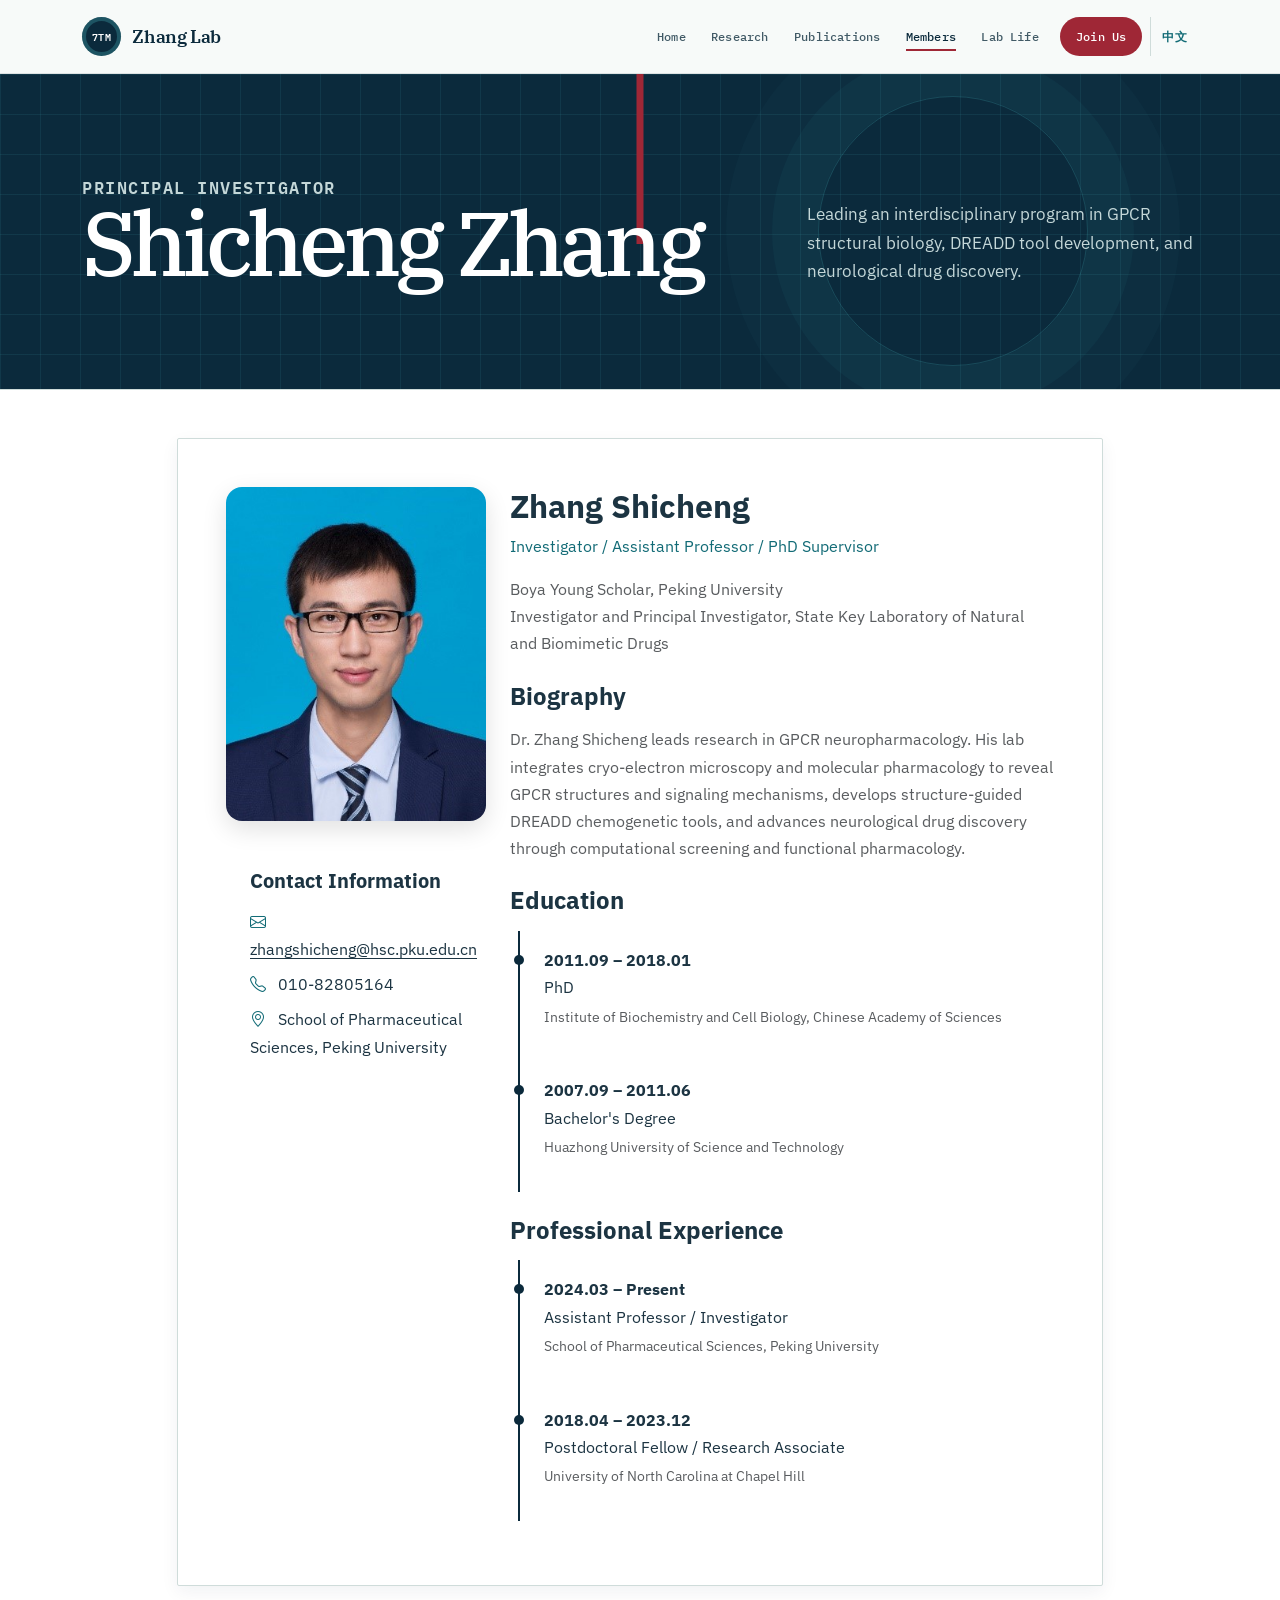
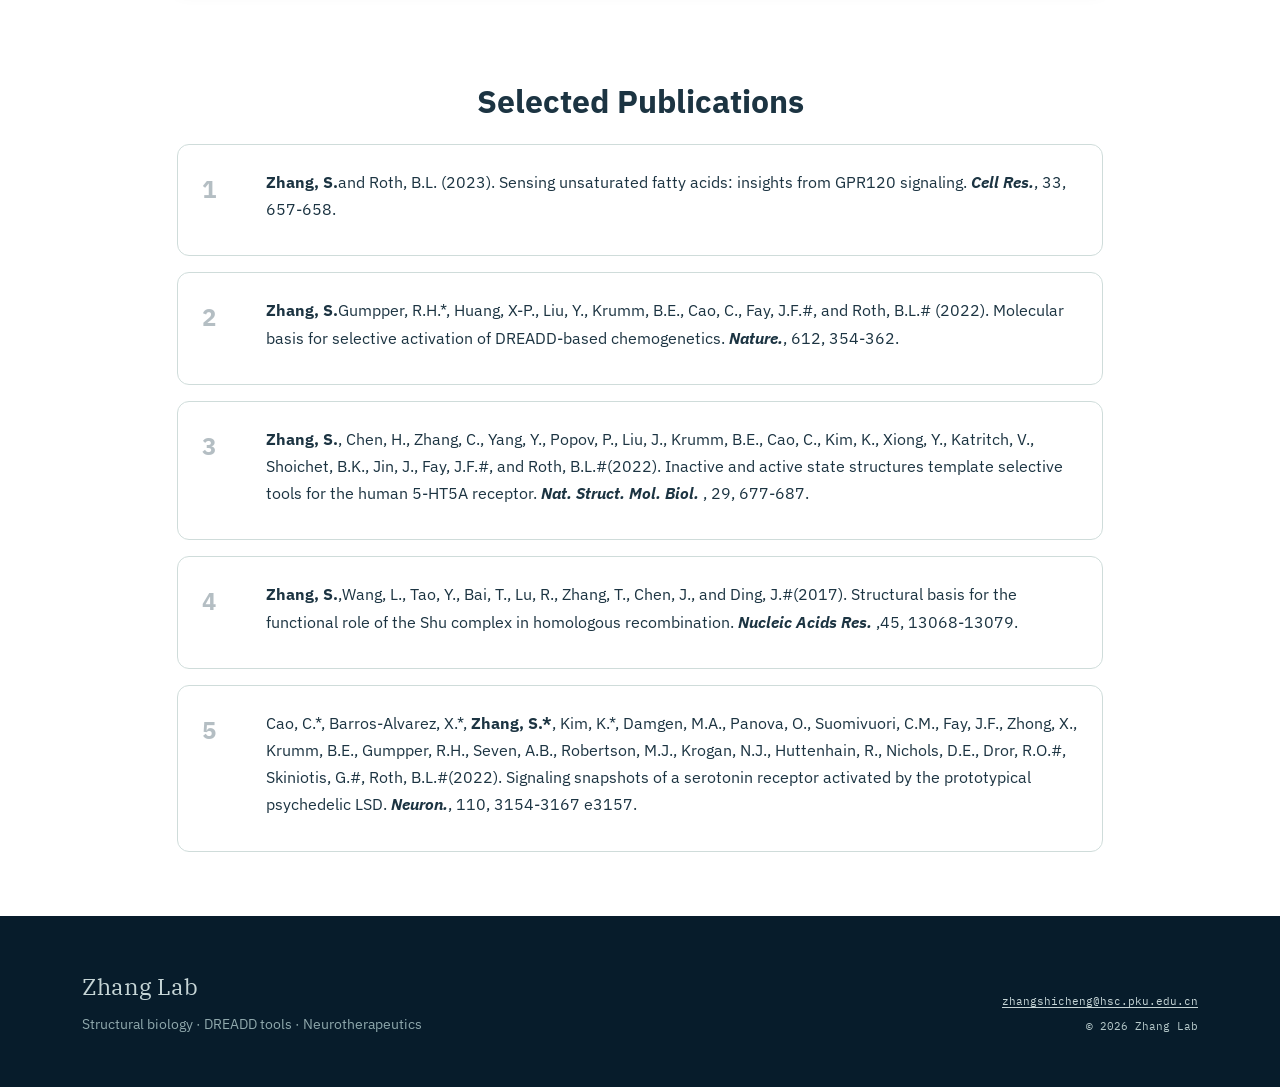
<file: pages/leader.html>
<!DOCTYPE html>
<html lang="en">
<head>
    <meta charset="UTF-8">
    <meta name="viewport" content="width=device-width, initial-scale=1.0">
    <meta name="description" content="Principal Investigator Shicheng Zhang leads GPCR neuropharmacology research at Peking University.">
    <title>Zhang Lab | Principal Investigator</title>

    <link rel="preconnect" href="https://fonts.googleapis.com">
    <link rel="preconnect" href="https://fonts.gstatic.com" crossorigin>
    <link href="https://fonts.googleapis.com/css2?family=IBM+Plex+Mono:wght@400;500;600&family=IBM+Plex+Sans:wght@400;500;600;700&family=IBM+Plex+Serif:wght@500;600&display=swap" rel="stylesheet">

    <!-- Bootstrap CSS -->
    <link href="https://cdn.jsdelivr.net/npm/bootstrap@5.3.0/dist/css/bootstrap.min.css" rel="stylesheet">

    <!-- Bootstrap Icons -->
    <link rel="stylesheet" href="https://cdn.jsdelivr.net/npm/bootstrap-icons@1.10.0/font/bootstrap-icons.css">

    <!-- Custom CSS -->
    <link rel="stylesheet" href="../css/style.css">
</head>
<body>
    <nav class="navbar navbar-expand-lg fixed-top" aria-label="Primary navigation">
        <div class="container">
            <a class="navbar-brand" href="../index.html" aria-label="Zhang Lab home"><span class="brand-signal" aria-hidden="true">7TM</span><span>Zhang Lab</span></a>
            <button class="navbar-toggler" type="button" data-bs-toggle="collapse" data-bs-target="#navbarNav" aria-controls="navbarNav" aria-expanded="false" aria-label="Toggle navigation"><span class="navbar-toggler-icon"></span></button>
            <div class="collapse navbar-collapse" id="navbarNav">
                <ul class="navbar-nav ms-auto">
                    <li class="nav-item"><a class="nav-link" href="../index.html">Home</a></li>
                    <li class="nav-item"><a class="nav-link" href="research.html">Research</a></li>
                    <li class="nav-item"><a class="nav-link" href="publications.html">Publications</a></li>
                    <li class="nav-item"><a class="nav-link active" href="members.html">Members</a></li>
                    <li class="nav-item"><a class="nav-link" href="news.html">Lab Life</a></li>
                    <li class="nav-item"><a class="nav-link nav-join" href="join.html">Join Us</a></li>
                    <li class="nav-item"><a class="nav-link language-switch" href="../cn/pages/leader.html" lang="zh-CN" hreflang="zh-CN">中文</a></li>
                </ul>
            </div>
        </div>
    </nav>

    <!-- 主要内容 -->
    <main class="main-content">
        <header class="page-header">
            <div class="container page-header-grid">
                <div><p class="section-kicker">Principal Investigator</p><h1>Shicheng Zhang</h1></div>
                <p>Leading an interdisciplinary program in GPCR structural biology, DREADD tool development, and neurological drug discovery.</p>
            </div>
        </header>

        <!-- PI 信息 -->
        <section class="leader-profile py-5">
            <div class="container">
                <div class="row">
                    <div class="col-lg-10 mx-auto">
                        <div class="leader-card">
                            <div class="row">
                                <div class="col-md-4 mb-4 mb-md-0">
                                    <div class="leader-photo">
                                        <img src="../Zhang/Photo.jpg" alt="Dr. Zhang Shicheng" class="img-fluid rounded shadow">
                                    </div>
                                    <div class="contact-info mt-4">
                                        <h5 class="fw-bold mb-3">Contact Information</h5>
                                        <p class="mb-2">
                                            <i class="bi bi-envelope me-2 text-primary"></i>
                                            <a href="mailto:zhangshicheng@hsc.pku.edu.cn">zhangshicheng@hsc.pku.edu.cn</a>
                                        </p>
                                        <p class="mb-2">
                                            <i class="bi bi-telephone me-2 text-primary"></i>
                                            010-82805164
                                        </p>
                                        <p class="mb-2">
                                            <i class="bi bi-geo-alt me-2 text-primary"></i>
                                            School of Pharmaceutical Sciences, Peking University
                                        </p>
                                    </div>
                                </div>
                                <div class="col-md-8">
                                    <div class="leader-info">
                                        <h2 class="fw-bold mb-2">Zhang Shicheng</h2>
                                        <p class="text-primary mb-3">Investigator / Assistant Professor / PhD Supervisor</p>
                                        <p class="text-muted mb-4">
                                            Boya Young Scholar, Peking University<br/>
                                            Investigator and Principal Investigator, State Key Laboratory of Natural and Biomimetic Drugs
                                        </p>

                                        <h4 class="fw-bold mt-4 mb-3">Biography</h4>
                                        <p class="text-muted">
                                            Dr. Zhang Shicheng leads research in GPCR neuropharmacology. His lab integrates cryo-electron microscopy and molecular pharmacology to reveal GPCR structures and signaling mechanisms, develops structure-guided DREADD chemogenetic tools, and advances neurological drug discovery through computational screening and functional pharmacology.
                                        </p>

                                        <h4 class="fw-bold mt-4 mb-3">Education</h4>
                                        <ul class="timeline-list">
                                            <li>
                                                <strong>2011.09 – 2018.01</strong>
                                                <p class="mb-1">PhD</p>
                                                <p class="text-muted small">Institute of Biochemistry and Cell Biology, Chinese Academy of Sciences</p>
                                            </li>
                                            <li>
                                                <strong>2007.09 – 2011.06</strong>
                                                <p class="mb-1">Bachelor's Degree</p>
                                                <p class="text-muted small">Huazhong University of Science and Technology</p>
                                            </li>
                                        </ul>

                                        <h4 class="fw-bold mt-4 mb-3">Professional Experience</h4>
                                        <ul class="timeline-list">
                                            <li>
                                                <strong>2024.03 – Present</strong>
                                                <p class="mb-1">Assistant Professor / Investigator</p>
                                                <p class="text-muted small">School of Pharmaceutical Sciences, Peking University</p>
                                            </li>
                                            <li>
                                                <strong>2018.04 – 2023.12</strong>
                                                <p class="mb-1">Postdoctoral Fellow / Research Associate</p>
                                                <p class="text-muted small">University of North Carolina at Chapel Hill</p>
                                            </li>
                                        </ul>
                                    </div>
                                </div>
                            </div>
                        </div>
                    </div>
                </div>
            </div>
        </section>

        <!-- 代表性论文 -->
        <section class="publications py-5">
            <div class="container">
                <div class="row">
                    <div class="col-lg-10 mx-auto">
                        <h2 class="fw-bold mb-4 text-center">Selected Publications</h2>
                        <div class="publication-list">
                            <div class="pub-item">
                                <div class="pub-number">1</div>
                                <div class="pub-content">
                                    <p class="mb-2">
                                        <strong>Zhang, S.</strong>and Roth, B.L. (2023). Sensing unsaturated fatty acids: insights from GPR120 signaling. 
                                        <strong><em>Cell Res.</em></strong>, 33, 657-658.
                                    </p>
                                </div>
                            </div>
                            <div class="pub-item">
                                <div class="pub-number">2</div>
                                <div class="pub-content">
                                    <p class="mb-2">
                                        <strong>Zhang, S.</strong>Gumpper, R.H.*, Huang, X-P., Liu, Y., Krumm, B.E., Cao, C., Fay, J.F.#, and Roth, B.L.# (2022). Molecular basis for selective activation of DREADD-based chemogenetics.   
                                        <strong><em>Nature.</em></strong>, 612, 354-362.
                                    </p>
                                </div>
                            </div>
                            <div class="pub-item">
                                <div class="pub-number">3</div>
                                <div class="pub-content">
                                    <p class="mb-2">
                                        <strong>Zhang, S.</strong>, Chen, H., Zhang, C., Yang, Y., Popov, P., Liu, J., Krumm, B.E., Cao, C., Kim, K., Xiong, Y., Katritch, V., Shoichet, B.K., Jin, J., Fay, J.F.#, and Roth, B.L.#(2022). Inactive and active state structures template selective tools for the human 5-HT5A receptor. 
                                        <strong><em>Nat. Struct. Mol. Biol. </em></strong>, 29, 677-687.
                                    </p>
                                </div>
                            </div>
                            <div class="pub-item">
                                <div class="pub-number">4</div>
                                <div class="pub-content">
                                    <p class="mb-2">
                                        <strong>Zhang, S.</strong>,Wang, L., Tao, Y., Bai, T., Lu, R., Zhang, T., Chen, J., and Ding, J.#(2017). Structural basis for the functional role of the Shu complex in homologous recombination. 
                                        <strong><em>Nucleic Acids Res. </em></strong>,45, 13068-13079.
                                    </p>
                                </div>
                            </div>
                            <div class="pub-item">
                                <div class="pub-number">5</div>
                                <div class="pub-content">
                                    <p class="mb-2">
                                        Cao, C.*, Barros-Alvarez, X.*, <strong>Zhang, S.*</strong>, Kim, K.*, Damgen, M.A., Panova, O., Suomivuori, C.M., Fay, J.F., Zhong, X., Krumm, B.E., Gumpper, R.H., Seven, A.B., Robertson, M.J., Krogan, N.J., Huttenhain, R., Nichols, D.E., Dror, R.O.#, Skiniotis, G.#, Roth, B.L.#(2022). Signaling snapshots of a serotonin receptor activated by the prototypical psychedelic LSD. 
                                        <strong><em>Neuron.</em></strong>, 110, 3154-3167 e3157.
                                    </p>
                                </div>
                            </div>
                        </div>
                    </div>
                </div>
            </div>
        </section>

    </main>

    <footer class="footer">
        <div class="container footer-grid">
            <div><a class="footer-brand" href="../index.html">Zhang Lab</a><p>Structural biology · DREADD tools · Neurotherapeutics</p></div>
            <div class="footer-contact"><a href="mailto:zhangshicheng@hsc.pku.edu.cn">zhangshicheng@hsc.pku.edu.cn</a><span>&copy; 2026 Zhang Lab</span></div>
        </div>
    </footer>

    <!-- Bootstrap JS -->
    <script src="https://cdn.jsdelivr.net/npm/bootstrap@5.3.0/dist/js/bootstrap.bundle.min.js"></script>

    <!-- Custom JS -->
    <script src="../js/script.js"></script>
</body>
</html>
</file>
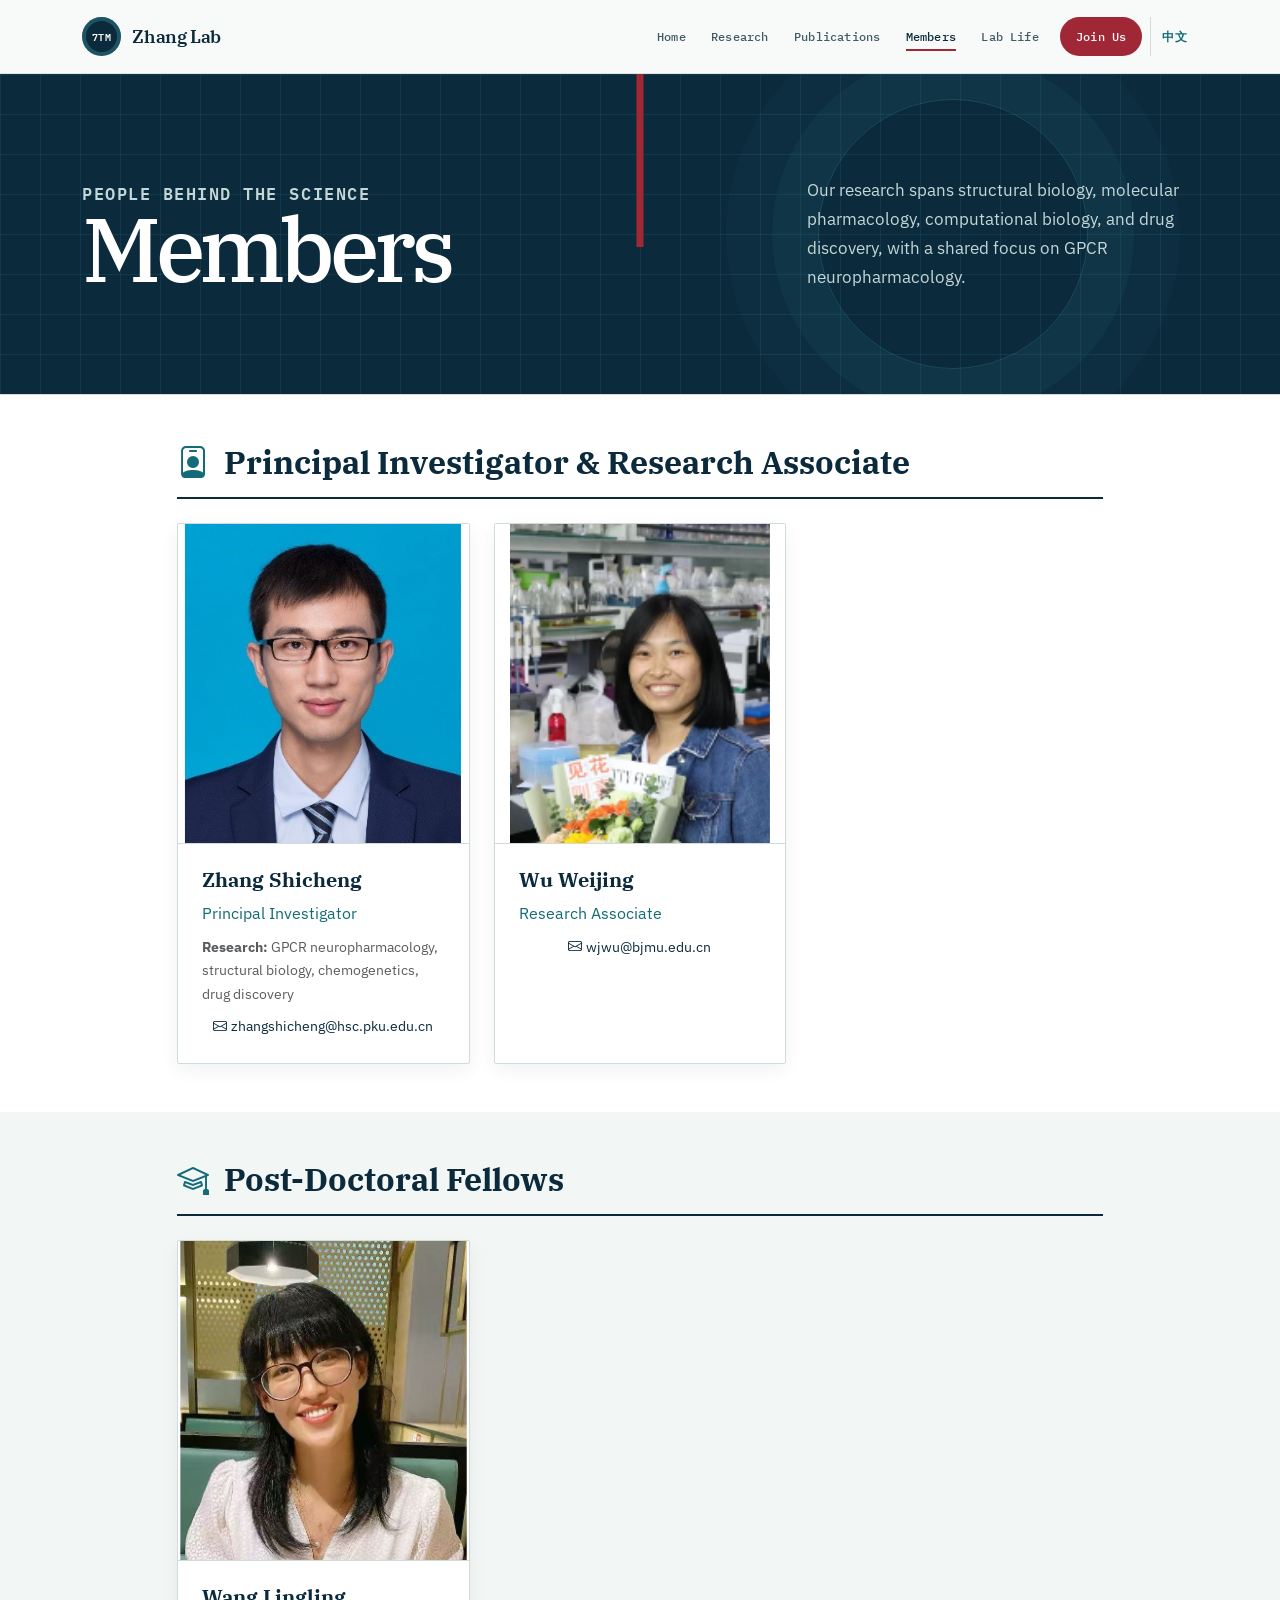
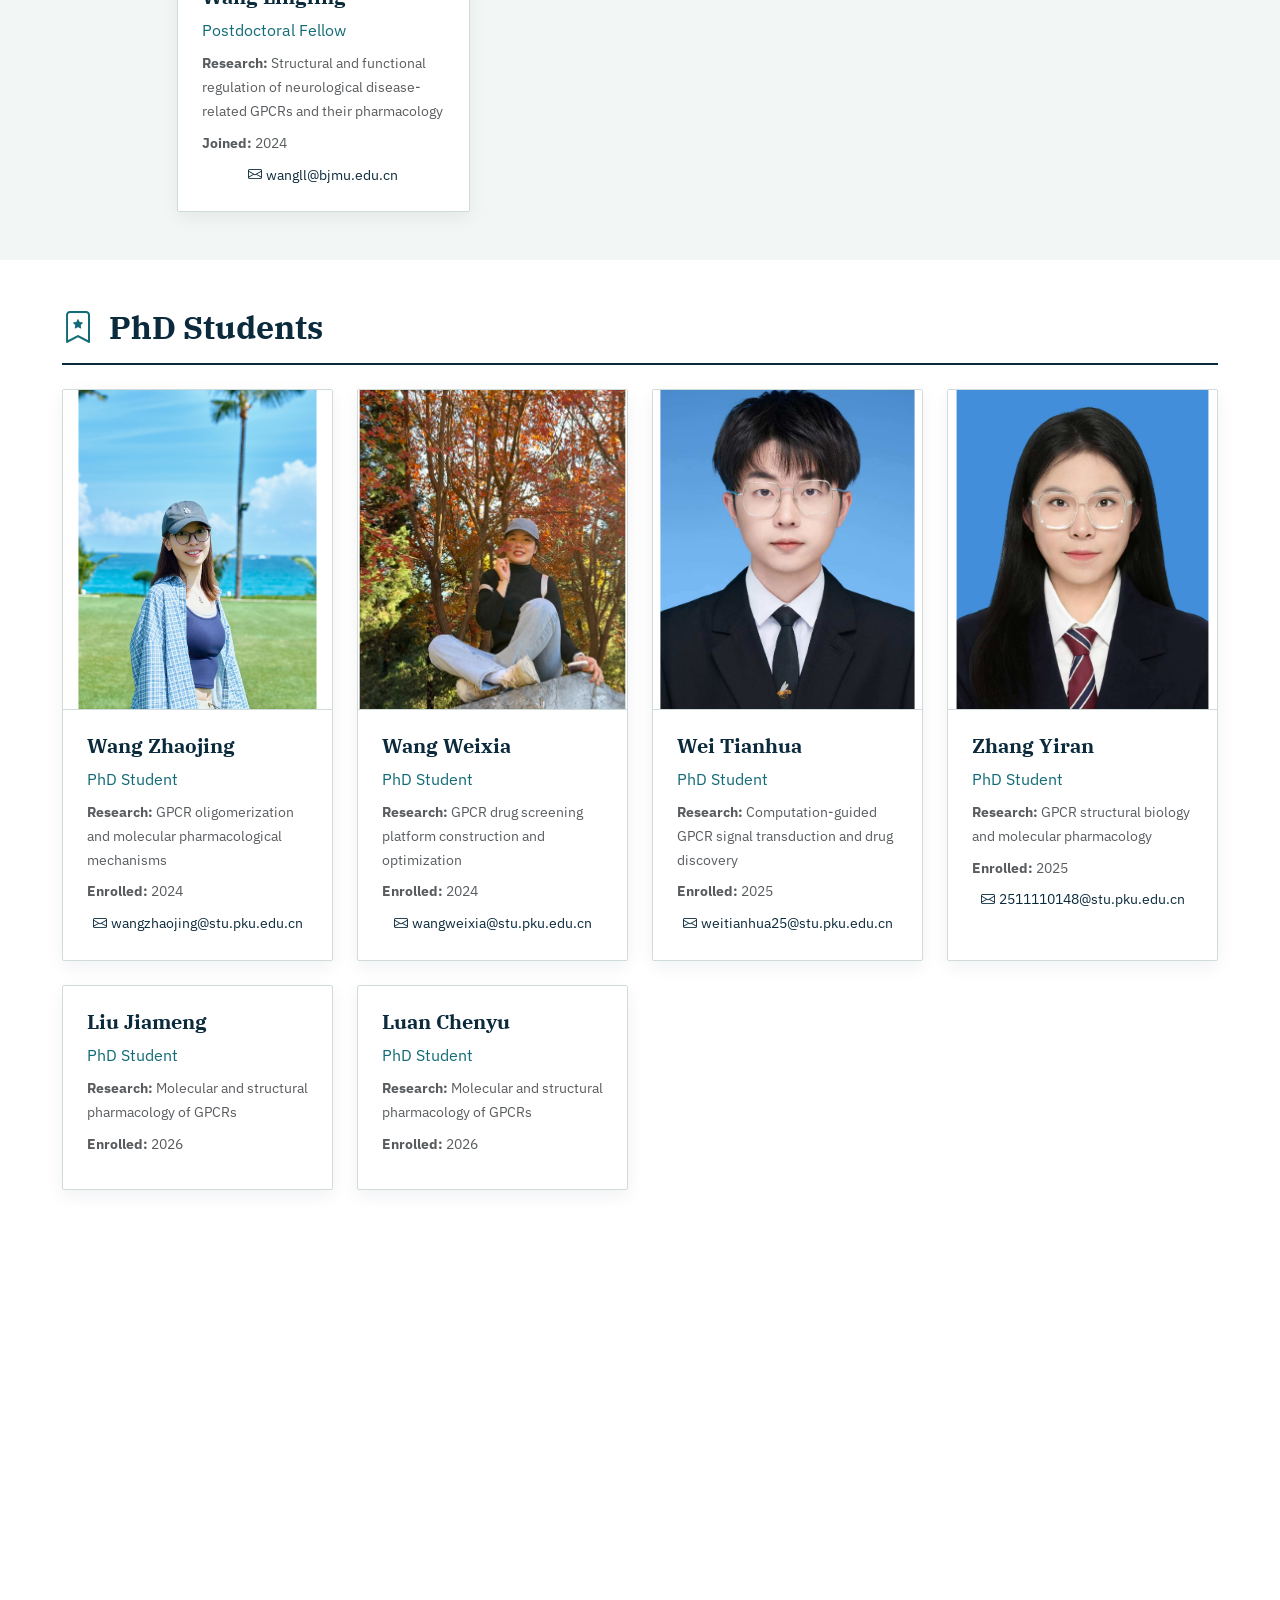
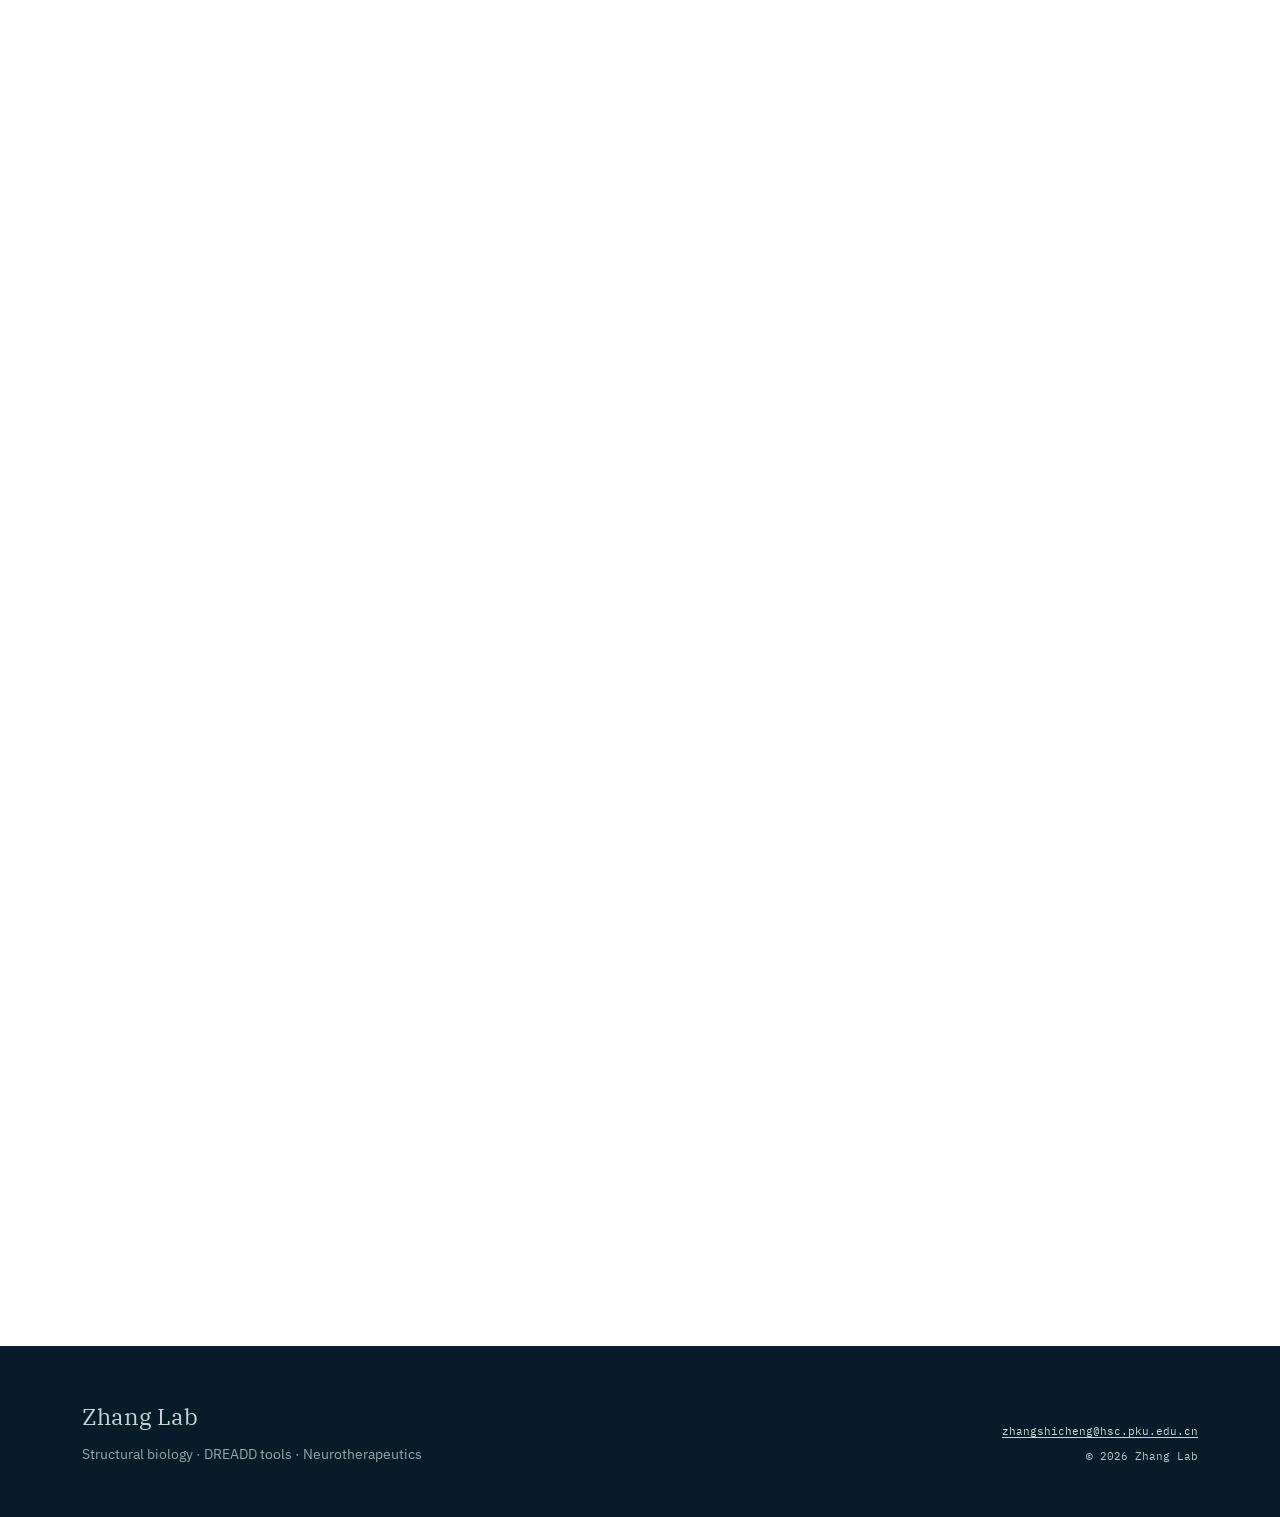
<file: pages/members.html>
<!DOCTYPE html>
<html lang="en">
<head>
    <meta charset="UTF-8">
    <meta name="viewport" content="width=device-width, initial-scale=1.0">
    <meta name="description" content="Meet the researchers and students of Zhang Lab at Peking University.">
    <title>Zhang Lab | Members</title>

    <!-- Google Fonts -->
    <link rel="preconnect" href="https://fonts.googleapis.com">
    <link rel="preconnect" href="https://fonts.gstatic.com" crossorigin>
    <link href="https://fonts.googleapis.com/css2?family=IBM+Plex+Mono:wght@400;500;600&family=IBM+Plex+Sans:wght@400;500;600;700&family=IBM+Plex+Serif:wght@500;600&display=swap" rel="stylesheet">

    <!-- Bootstrap CSS -->
    <link href="https://cdn.jsdelivr.net/npm/bootstrap@5.3.0/dist/css/bootstrap.min.css" rel="stylesheet">

    <!-- Bootstrap Icons -->
    <link rel="stylesheet" href="https://cdn.jsdelivr.net/npm/bootstrap-icons@1.10.0/font/bootstrap-icons.css">

    <!-- Custom CSS -->
    <link rel="stylesheet" href="../css/style.css">
</head>
<body>
    <nav class="navbar navbar-expand-lg fixed-top" aria-label="Primary navigation">
        <div class="container">
            <a class="navbar-brand" href="../index.html" aria-label="Zhang Lab home"><span class="brand-signal" aria-hidden="true">7TM</span><span>Zhang Lab</span></a>
            <button class="navbar-toggler" type="button" data-bs-toggle="collapse" data-bs-target="#navbarNav" aria-controls="navbarNav" aria-expanded="false" aria-label="Toggle navigation"><span class="navbar-toggler-icon"></span></button>
            <div class="collapse navbar-collapse" id="navbarNav">
                <ul class="navbar-nav ms-auto">
                    <li class="nav-item"><a class="nav-link" href="../index.html">Home</a></li>
                    <li class="nav-item"><a class="nav-link" href="research.html">Research</a></li>
                    <li class="nav-item"><a class="nav-link" href="publications.html">Publications</a></li>
                    <li class="nav-item"><a class="nav-link active" href="members.html">Members</a></li>
                    <li class="nav-item"><a class="nav-link" href="news.html">Lab Life</a></li>
                    <li class="nav-item"><a class="nav-link nav-join" href="join.html">Join Us</a></li>
                    <li class="nav-item"><a class="nav-link language-switch" href="../cn/pages/members.html" lang="zh-CN" hreflang="zh-CN">中文</a></li>
                </ul>
            </div>
        </div>
    </nav>

    <!-- Main Content -->
    <main class="main-content">
        <header class="page-header">
            <div class="container page-header-grid">
                <div><p class="section-kicker">People behind the science</p><h1>Members</h1></div>
                <p>Our research spans structural biology, molecular pharmacology, computational biology, and drug discovery, with a shared focus on GPCR neuropharmacology.</p>
            </div>
        </header>

        <!-- Principal Investigator & Research Associate -->
        <section class="members-section py-5">
            <div class="container">
                <div class="row">
                    <div class="col-lg-10 mx-auto">
                        <div class="section-header mb-4">
                            <h2 class="fw-bold">
                                <i class="bi bi-person-badge me-2 text-primary"></i>
                                Principal Investigator &amp; Research Associate
                            </h2>
                        </div>
                        <div class="row g-4">
                            <!-- Zhang Shicheng - PI -->
                            <div class="col-md-6 col-lg-4">
                                <div class="member-card">
                                    <div class="member-photo">
                                        <img src="../Zhang/Photo.jpg" alt="Zhang Shicheng">
                                    </div>
                                    <div class="member-info">
                                        <h5 class="fw-bold">Zhang Shicheng</h5>
                                        <p class="text-primary mb-2">Principal Investigator</p>
                                        <p class="text-muted small mb-2">
                                            <strong>Research:</strong> GPCR neuropharmacology, structural biology, chemogenetics, drug discovery
                                        </p>
                                        <div class="member-contact mt-2 text-center">
                                            <a href="mailto:zhangshicheng@hsc.pku.edu.cn" class="text-decoration-none small d-block">
                                                <i class="bi bi-envelope me-1"></i>zhangshicheng@hsc.pku.edu.cn
                                            </a>
                                        </div>
                                    </div>
                                </div>
                            </div>
                            <!-- Wu Weijing - Research Associate -->
                            <div class="col-md-6 col-lg-4">
                                <div class="member-card">
                                    <div class="member-photo">
                                        <img src="../Members/WWJ-Photo.png" alt="Wu Weijing">
                                    </div>
                                    <div class="member-info">
                                        <h5 class="fw-bold">Wu Weijing</h5>
                                        <p class="text-primary mb-2">Research Associate</p>
                                        <div class="member-contact mt-2 text-center">
                                            <a href="mailto:wjwu@bjmu.edu.cn" class="text-decoration-none small d-block">
                                                <i class="bi bi-envelope me-1"></i>wjwu@bjmu.edu.cn
                                            </a>
                                        </div>
                                    </div>
                                </div>
                            </div>
                        </div>
                    </div>
                </div>
            </div>
        </section>

        <!-- Post-Doctoral Fellows -->
        <section class="members-section py-5 bg-light">
            <div class="container">
                <div class="row">
                    <div class="col-lg-10 mx-auto">
                        <div class="section-header mb-4">
                            <h2 class="fw-bold">
                                <i class="bi bi-mortarboard me-2 text-primary"></i>
                                Post-Doctoral Fellows
                            </h2>
                        </div>
                        <div class="row g-4">
                            <div class="col-md-6 col-lg-4">
                                <div class="member-card">
                                    <div class="member-photo">
                                        <img src="../Members/WLL-Photo.jpg" alt="Wang Lingling">
                                    </div>
                                    <div class="member-info">
                                        <h5 class="fw-bold">Wang Lingling</h5>
                                        <p class="text-primary mb-2">Postdoctoral Fellow</p>
                                        <p class="text-muted small mb-2">
                                            <strong>Research:</strong> Structural and functional regulation of neurological disease-related GPCRs and their pharmacology
                                        </p>
                                        <p class="text-muted small mb-2">
                                            <strong>Joined:</strong> 2024
                                        </p>
                                        <div class="member-contact mt-2 text-center">
                                            <a href="mailto:wangll@bjmu.edu.cn" class="text-decoration-none small d-block">
                                                <i class="bi bi-envelope me-1"></i>wangll@bjmu.edu.cn
                                            </a>
                                        </div>
                                    </div>
                                </div>
                            </div>
                        </div>
                    </div>
                </div>
            </div>
        </section>

        <!-- PhD Students -->
        <section class="members-section py-5 members-roster">
            <div class="container">
                <div class="row">
                    <div class="col-lg-10 mx-auto">
                        <div class="section-header mb-4">
                            <h2 class="fw-bold">
                                <i class="bi bi-bookmark-star me-2 text-primary"></i>
                                PhD Students
                            </h2>
                        </div>
                        <div class="row g-4">
                            <div class="col-md-6 col-lg-3">
                                <div class="member-card">
                                    <div class="member-photo">
                                        <img src="../Members/WZJ-Photo.jpg" alt="Wang Zhaojing">
                                    </div>
                                    <div class="member-info">
                                        <h5 class="fw-bold">Wang Zhaojing</h5>
                                        <p class="text-primary mb-2">PhD Student</p>
                                        <p class="text-muted small mb-2">
                                            <strong>Research:</strong> GPCR oligomerization and molecular pharmacological mechanisms
                                        </p>
                                        <p class="text-muted small mb-2">
                                            <strong>Enrolled:</strong> 2024
                                        </p>
                                        <div class="member-contact mt-2 text-center">
                                            <a href="mailto:wangzhaojing@stu.pku.edu.cn" class="text-decoration-none small d-block">
                                                <i class="bi bi-envelope me-1"></i>wangzhaojing@stu.pku.edu.cn
                                            </a>
                                        </div>
                                    </div>
                                </div>
                            </div>
                            <div class="col-md-6 col-lg-3">
                                <div class="member-card">
                                    <div class="member-photo">
                                        <img src="../Members/WWX-Photo.jpg" alt="Wang Weixia">
                                    </div>
                                    <div class="member-info">
                                        <h5 class="fw-bold">Wang Weixia</h5>
                                        <p class="text-primary mb-2">PhD Student</p>
                                        <p class="text-muted small mb-2">
                                            <strong>Research:</strong> GPCR drug screening platform construction and optimization
                                        </p>
                                        <p class="text-muted small mb-2">
                                            <strong>Enrolled:</strong> 2024
                                        </p>
                                        <div class="member-contact mt-2 text-center">
                                            <a href="mailto:wangweixia@stu.pku.edu.cn" class="text-decoration-none small d-block">
                                                <i class="bi bi-envelope me-1"></i>wangweixia@stu.pku.edu.cn
                                            </a>
                                        </div>
                                    </div>
                                </div>
                            </div>
                            <div class="col-md-6 col-lg-3">
                                <div class="member-card">
                                    <div class="member-photo">
                                        <img src="../Members/WeiTH-Photo.jpg" alt="Wei Tianhua">
                                    </div>
                                    <div class="member-info">
                                        <h5 class="fw-bold">Wei Tianhua</h5>
                                        <p class="text-primary mb-2">PhD Student</p>
                                        <p class="text-muted small mb-2">
                                            <strong>Research:</strong> Computation-guided GPCR signal transduction and drug discovery
                                        </p>
                                        <p class="text-muted small mb-2">
                                            <strong>Enrolled:</strong> 2025
                                        </p>
                                        <div class="member-contact mt-2 text-center">
                                            <a href="mailto:weitianhua25@stu.pku.edu.cn" class="text-decoration-none small d-block">
                                                <i class="bi bi-envelope me-1"></i>weitianhua25@stu.pku.edu.cn
                                            </a>
                                        </div>
                                    </div>
                                </div>
                            </div>
                            <div class="col-md-6 col-lg-3">
                                <div class="member-card">
                                    <div class="member-photo">
                                        <img src="../Members/ZYR-Photo.jpg" alt="Zhang Yiran">
                                    </div>
                                    <div class="member-info">
                                        <h5 class="fw-bold">Zhang Yiran</h5>
                                        <p class="text-primary mb-2">PhD Student</p>
                                        <p class="text-muted small mb-2">
                                            <strong>Research:</strong> GPCR structural biology and molecular pharmacology
                                        </p>
                                        <p class="text-muted small mb-2">
                                            <strong>Enrolled:</strong> 2025
                                        </p>
                                        <div class="member-contact mt-2 text-center">
                                            <a href="mailto:2511110148@stu.pku.edu.cn" class="text-decoration-none small d-block">
                                                <i class="bi bi-envelope me-1"></i>2511110148@stu.pku.edu.cn
                                            </a>
                                        </div>
                                    </div>
                                </div>
                            </div>
                            <div class="col-md-6 col-lg-3">
                                <article class="member-card"><div class="member-info">
                                    <h5 class="fw-bold">Liu Jiameng</h5>
                                    <p class="text-primary mb-2">PhD Student</p>
                                    <p class="text-muted small mb-2"><strong>Research:</strong> Molecular and structural pharmacology of GPCRs</p>
                                    <p class="text-muted small mb-2"><strong>Enrolled:</strong> 2026</p>
                                </div></article>
                            </div>
                            <div class="col-md-6 col-lg-3">
                                <article class="member-card"><div class="member-info">
                                    <h5 class="fw-bold">Luan Chenyu</h5>
                                    <p class="text-primary mb-2">PhD Student</p>
                                    <p class="text-muted small mb-2"><strong>Research:</strong> Molecular and structural pharmacology of GPCRs</p>
                                    <p class="text-muted small mb-2"><strong>Enrolled:</strong> 2026</p>
                                </div></article>
                            </div>
                        </div>
                    </div>
                </div>
            </div>
        </section>

        <!-- Master's Students -->
        <section class="members-section py-5 bg-light members-roster">
            <div class="container">
                <div class="row">
                    <div class="col-lg-10 mx-auto">
                        <div class="section-header mb-4">
                            <h2 class="fw-bold">
                                <i class="bi bi-people me-2 text-primary"></i>
                                Master’s Students
                            </h2>
                        </div>
                        <div class="row g-4">
                            <div class="col-md-6 col-lg-3">
                                <div class="member-card">
                                    <div class="member-photo">
                                        <img src="../Members/JYX-Photo.jpg" alt="Jin Yuxing">
                                    </div>
                                    <div class="member-info">
                                        <h5 class="fw-bold">Jin Yuxing</h5>
                                        <p class="text-primary mb-2">Master’s Student</p>
                                        <p class="text-muted small mb-2">
                                            <strong>Research:</strong> GPCR molecular and structural pharmacology
                                        </p>
                                        <p class="text-muted small mb-2">
                                            <strong>Enrolled:</strong> 2021
                                        </p>
                                        <div class="member-contact mt-2 text-center">
                                            <a href="mailto:2110307306@stu.pku.edu.cn" class="text-decoration-none small d-block">
                                                <i class="bi bi-envelope me-1"></i>2110307306@stu.pku.edu.cn
                                            </a>
                                        </div>
                                    </div>
                                </div>
                            </div>
                            <div class="col-md-6 col-lg-3">
                                <div class="member-card">
                                    <div class="member-photo">
                                        <img src="../Members/HY-Photo.jpg" alt="Hang Yi">
                                    </div>
                                    <div class="member-info">
                                        <h5 class="fw-bold">Hang Yi</h5>
                                        <p class="text-primary mb-2">Master’s Student</p>
                                        <p class="text-muted small mb-2">
                                            <strong>Research:</strong> Chemogenetic tool development and drug screening platform development
                                        </p>
                                        <p class="text-muted small mb-2">
                                            <strong>Enrolled:</strong> 2021
                                        </p>
                                        <div class="member-contact mt-2 text-center">
                                            <a href="mailto:2110307204@stu.pku.edu.cn" class="text-decoration-none small d-block">
                                                <i class="bi bi-envelope me-1"></i>2110307204@stu.pku.edu.cn
                                            </a>
                                        </div>
                                    </div>
                                </div>
                            </div>
                            <div class="col-md-6 col-lg-3">
                                <div class="member-card">
                                    <div class="member-photo">
                                        <img src="../Members/LRX-Photo.jpg" alt="Liu Rongxi">
                                    </div>
                                    <div class="member-info">
                                        <h5 class="fw-bold">Liu Rongxi</h5>
                                        <p class="text-primary mb-2">Master’s Student</p>
                                        <p class="text-muted small mb-2">
                                            <strong>Research:</strong> Computation-guided chemogenetic tool development
                                        </p>
                                        <p class="text-muted small mb-2">
                                            <strong>Enrolled:</strong> 2022
                                        </p>
                                        <div class="member-contact mt-2 text-center">
                                            <a href="mailto:2210307327@stu.pku.edu.cn" class="text-decoration-none small d-block">
                                                <i class="bi bi-envelope me-1"></i>2210307327@stu.pku.edu.cn
                                            </a>
                                        </div>
                                    </div>
                                </div>
                            </div>
                            <div class="col-md-6 col-lg-3">
                                <div class="member-card">
                                    <div class="member-photo">
                                        <img src="../Members/ML-Photo.jpg" alt="Ming Lang">
                                    </div>
                                    <div class="member-info">
                                        <h5 class="fw-bold">Ming Lang</h5>
                                        <p class="text-primary mb-2">Master’s Student</p>
                                        <p class="text-muted small mb-2">
                                            <strong>Research:</strong> Analysis and development of chemogenetic tools
                                        </p>
                                        <p class="text-muted small mb-2">
                                            <strong>Enrolled:</strong> 2022
                                        </p>
                                        <div class="member-contact mt-2 text-center">
                                            <a href="mailto:ml3194829497@stu.pku.edu.cn" class="text-decoration-none small d-block">
                                                <i class="bi bi-envelope me-1"></i>ml3194829497@stu.pku.edu.cn
                                            </a>
                                        </div>
                                    </div>
                                </div>
                            </div>
                            <div class="col-md-6 col-lg-3">
                                <article class="member-card"><div class="member-info">
                                    <h5 class="fw-bold">Li Tingcong</h5>
                                    <p class="text-primary mb-2">Master’s Student</p>
                                    <p class="text-muted small mb-2"><strong>Research:</strong> Mechanisms of GPCR signal transduction</p>
                                    <p class="text-muted small mb-2"><strong>Enrolled:</strong> 2023</p>
                                </div></article>
                            </div>
                            <div class="col-md-6 col-lg-3">
                                <article class="member-card"><div class="member-info">
                                    <h5 class="fw-bold">He Kanke</h5>
                                    <p class="text-primary mb-2">Master’s Student</p>
                                    <p class="text-muted small mb-2"><strong>Research:</strong> Drug screening and target discovery</p>
                                    <p class="text-muted small mb-2"><strong>Enrolled:</strong> 2023</p>
                                </div></article>
                            </div>
                            <div class="col-md-6 col-lg-3">
                                <article class="member-card"><div class="member-info">
                                    <h5 class="fw-bold">Cheng Lixiang</h5>
                                    <p class="text-primary mb-2">Master’s Student</p>
                                    <p class="text-muted small mb-2"><strong>Research:</strong> Development of novel chemogenetic tools</p>
                                    <p class="text-muted small mb-2"><strong>Enrolled:</strong> 2025</p>
                                </div></article>
                            </div>
                        </div>
                    </div>
                </div>
            </div>
        </section>

        <!-- Join Us -->
        <section class="join-section py-5">
            <div class="container">
                <div class="row">
                    <div class="col-lg-8 mx-auto">
                        <div class="join-card text-center">
                            <h2 class="fw-bold mb-4">Join Our Team</h2>
                            <p class="lead mb-4">
                                We welcome talented individuals passionate about GPCR neuropharmacology
                            </p>
                            <div class="row g-3 mb-4">
                                <div class="col-md-4">
                                    <div class="position-box">
                                        <i class="bi bi-mortarboard-fill text-primary"></i>
                                        <h5 class="mt-3">Postdoctoral Fellow</h5>
                                        <p class="text-muted small">1–2 positions</p>
                                    </div>
                                </div>
                                <div class="col-md-4">
                                    <div class="position-box">
                                        <i class="bi bi-bookmark-star-fill text-primary"></i>
                                        <h5 class="mt-3">PhD Student</h5>
                                        <p class="text-muted small">Ongoing recruitment</p>
                                    </div>
                                </div>
                                <div class="col-md-4">
                                    <div class="position-box">
                                        <i class="bi bi-people-fill text-primary"></i>
                                        <h5 class="mt-3">Master’s Student</h5>
                                        <p class="text-muted small">Ongoing recruitment</p>
                                    </div>
                                </div>
                            </div>
                            <p class="text-muted mb-4">
                                <i class="bi bi-envelope me-2"></i>
                                Contact: zhangshicheng@hsc.pku.edu.cn
                            </p>
                            <a href="join.html" class="btn btn-primary btn-lg">Contact Us</a>
                        </div>
                    </div>
                </div>
            </div>
        </section>
    </main>

    <footer class="footer">
        <div class="container footer-grid">
            <div><a class="footer-brand" href="../index.html">Zhang Lab</a><p>Structural biology · DREADD tools · Neurotherapeutics</p></div>
            <div class="footer-contact"><a href="mailto:zhangshicheng@hsc.pku.edu.cn">zhangshicheng@hsc.pku.edu.cn</a><span>&copy; 2026 Zhang Lab</span></div>
        </div>
    </footer>

    <!-- Bootstrap JS -->
    <script src="https://cdn.jsdelivr.net/npm/bootstrap@5.3.0/dist/js/bootstrap.bundle.min.js"></script>

    <!-- Custom JS -->
    <script src="../js/script.js"></script>
</body>
</html>
</file>
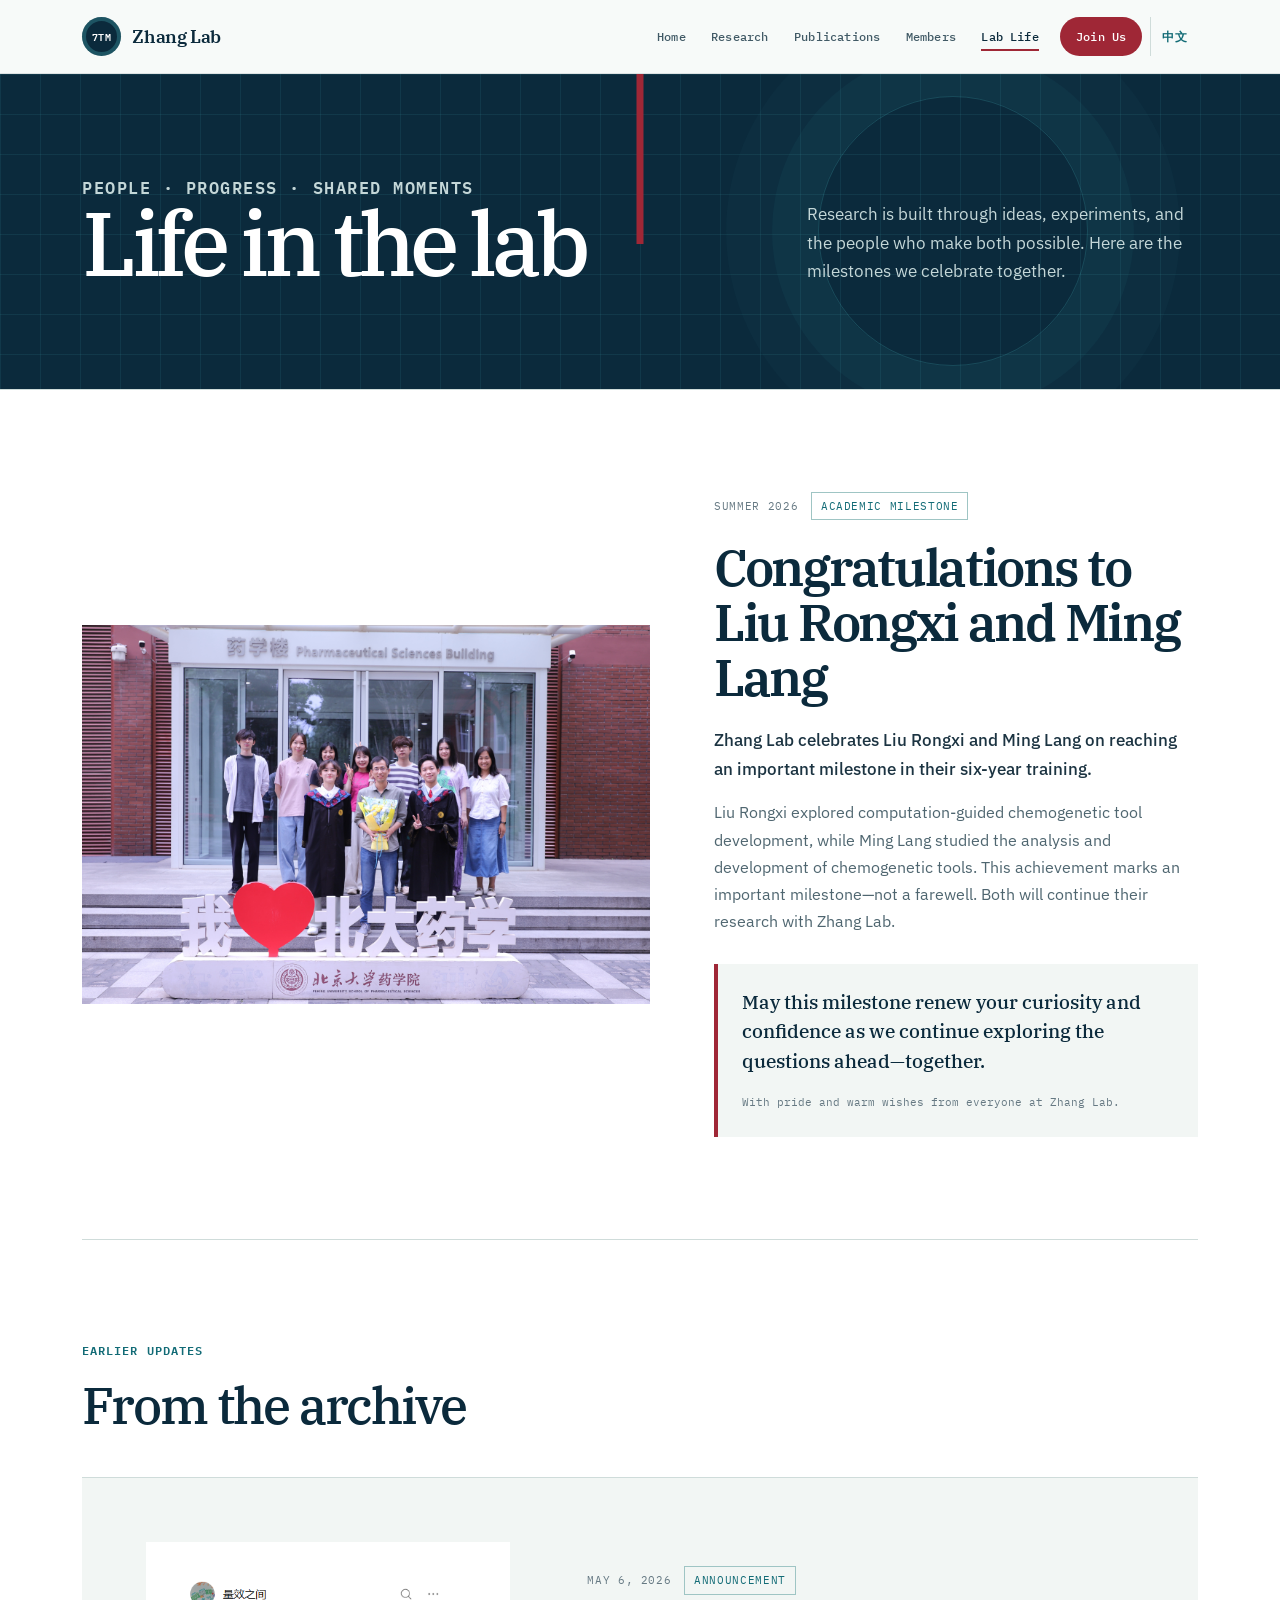
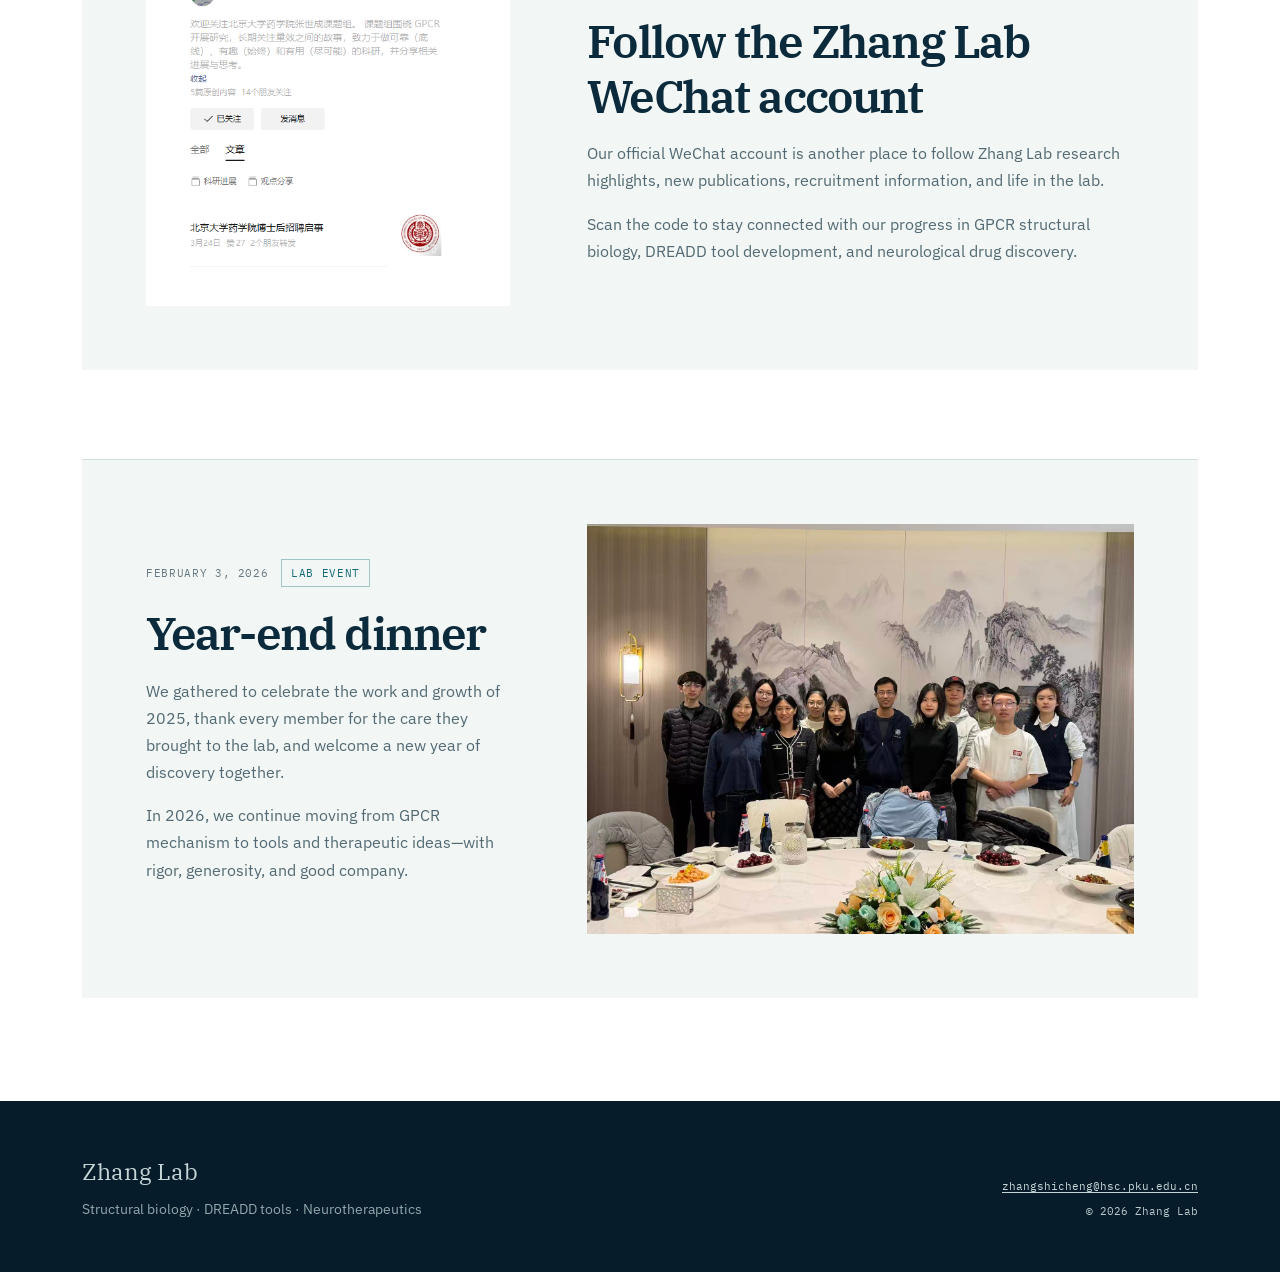
<file: pages/news.html>
<!DOCTYPE html>
<html lang="en">
<head>
    <meta charset="UTF-8">
    <meta name="viewport" content="width=device-width, initial-scale=1.0">
    <meta name="description" content="Publications, celebrations, and updates from Zhang Lab at Peking University.">
    <title>Zhang Lab | Lab Life</title>

    <link rel="preconnect" href="https://fonts.googleapis.com">
    <link rel="preconnect" href="https://fonts.gstatic.com" crossorigin>
    <link href="https://fonts.googleapis.com/css2?family=IBM+Plex+Mono:wght@400;500;600&family=IBM+Plex+Sans:wght@400;500;600;700&family=IBM+Plex+Serif:wght@500;600&display=swap" rel="stylesheet">
    <link href="https://cdn.jsdelivr.net/npm/bootstrap@5.3.0/dist/css/bootstrap.min.css" rel="stylesheet">
    <link rel="stylesheet" href="https://cdn.jsdelivr.net/npm/bootstrap-icons@1.10.0/font/bootstrap-icons.css">
    <link rel="stylesheet" href="../css/style.css">
</head>
<body>
    <nav class="navbar navbar-expand-lg fixed-top" aria-label="Primary navigation">
        <div class="container">
            <a class="navbar-brand" href="../index.html" aria-label="Zhang Lab home"><span class="brand-signal" aria-hidden="true">7TM</span><span>Zhang Lab</span></a>
            <button class="navbar-toggler" type="button" data-bs-toggle="collapse" data-bs-target="#navbarNav" aria-controls="navbarNav" aria-expanded="false" aria-label="Toggle navigation"><span class="navbar-toggler-icon"></span></button>
            <div class="collapse navbar-collapse" id="navbarNav">
                <ul class="navbar-nav ms-auto">
                    <li class="nav-item"><a class="nav-link" href="../index.html">Home</a></li>
                    <li class="nav-item"><a class="nav-link" href="research.html">Research</a></li>
                    <li class="nav-item"><a class="nav-link" href="publications.html">Publications</a></li>
                    <li class="nav-item"><a class="nav-link" href="members.html">Members</a></li>
                    <li class="nav-item"><a class="nav-link active" href="news.html">Lab Life</a></li>
                    <li class="nav-item"><a class="nav-link nav-join" href="join.html">Join Us</a></li>
                    <li class="nav-item"><a class="nav-link language-switch" href="../cn/pages/news.html" lang="zh-CN" hreflang="zh-CN">中文</a></li>
                </ul>
            </div>
        </div>
    </nav>

    <main class="main-content">
        <header class="page-header lab-life-header">
            <div class="container page-header-grid">
                <div>
                    <p class="section-kicker">People · Progress · Shared moments</p>
                    <h1>Life in the lab</h1>
                </div>
                <p>Research is built through ideas, experiments, and the people who make both possible. Here are the milestones we celebrate together.</p>
            </div>
        </header>

        <section class="news-list">
            <div class="container">
                <article class="story story-photo">
                    <div class="story-media">
                        <img src="../images/graduation-2026.jpg" alt="Zhang Lab members celebrating the graduation of Liu Rongxi and Ming Lang outside the Pharmaceutical Sciences Building">
                    </div>
                    <div class="story-content">
                        <div class="story-meta"><time datetime="2026-07">Summer 2026</time><span>Academic milestone</span></div>
                        <h2>Congratulations to Liu Rongxi and Ming Lang</h2>
                        <p class="story-lead">Zhang Lab celebrates Liu Rongxi and Ming Lang on reaching an important milestone in their six-year training.</p>
                        <p>Liu Rongxi explored computation-guided chemogenetic tool development, while Ming Lang studied the analysis and development of chemogenetic tools. This achievement marks an important milestone—not a farewell. Both will continue their research with Zhang Lab.</p>
                        <div class="blessing-box">
                            <p class="blessing-text">May this milestone renew your curiosity and confidence as we continue exploring the questions ahead—together.</p>
                            <span>With pride and warm wishes from everyone at Zhang Lab.</span>
                        </div>
                    </div>
                </article>

                <div class="news-archive-heading">
                    <p class="section-kicker">Earlier updates</p>
                    <h2>From the archive</h2>
                </div>

                <div class="activity-stream">
                    <article class="activity-row activity-row-wechat">
                        <div class="activity-media activity-media-square">
                            <img src="../News/公众号.png" alt="QR code for the Zhang Lab WeChat account" loading="lazy">
                        </div>
                        <div class="activity-copy">
                            <div class="story-meta"><time datetime="2026-05-06">May 6, 2026</time><span>Announcement</span></div>
                            <h3>Follow the Zhang Lab WeChat account</h3>
                            <p>Our official WeChat account is another place to follow Zhang Lab research highlights, new publications, recruitment information, and life in the lab.</p>
                            <p>Scan the code to stay connected with our progress in GPCR structural biology, DREADD tool development, and neurological drug discovery.</p>
                        </div>
                    </article>
                    <article class="activity-row activity-row-reverse">
                        <div class="activity-media">
                            <img src="../images/年终聚餐2.3.jpg" alt="Zhang Lab members at the 2025 year-end dinner" loading="lazy">
                        </div>
                        <div class="activity-copy">
                            <div class="story-meta"><time datetime="2026-02-03">February 3, 2026</time><span>Lab event</span></div>
                            <h3>Year-end dinner</h3>
                            <p>We gathered to celebrate the work and growth of 2025, thank every member for the care they brought to the lab, and welcome a new year of discovery together.</p>
                            <p>In 2026, we continue moving from GPCR mechanism to tools and therapeutic ideas—with rigor, generosity, and good company.</p>
                        </div>
                    </article>
                </div>
            </div>
        </section>
    </main>

    <footer class="footer">
        <div class="container footer-grid">
            <div><a class="footer-brand" href="../index.html">Zhang Lab</a><p>Structural biology · DREADD tools · Neurotherapeutics</p></div>
            <div class="footer-contact"><a href="mailto:zhangshicheng@hsc.pku.edu.cn">zhangshicheng@hsc.pku.edu.cn</a><span>&copy; 2026 Zhang Lab</span></div>
        </div>
    </footer>

    <script src="https://cdn.jsdelivr.net/npm/bootstrap@5.3.0/dist/js/bootstrap.bundle.min.js"></script>
    <script src="../js/script.js"></script>
</body>
</html>
</file>
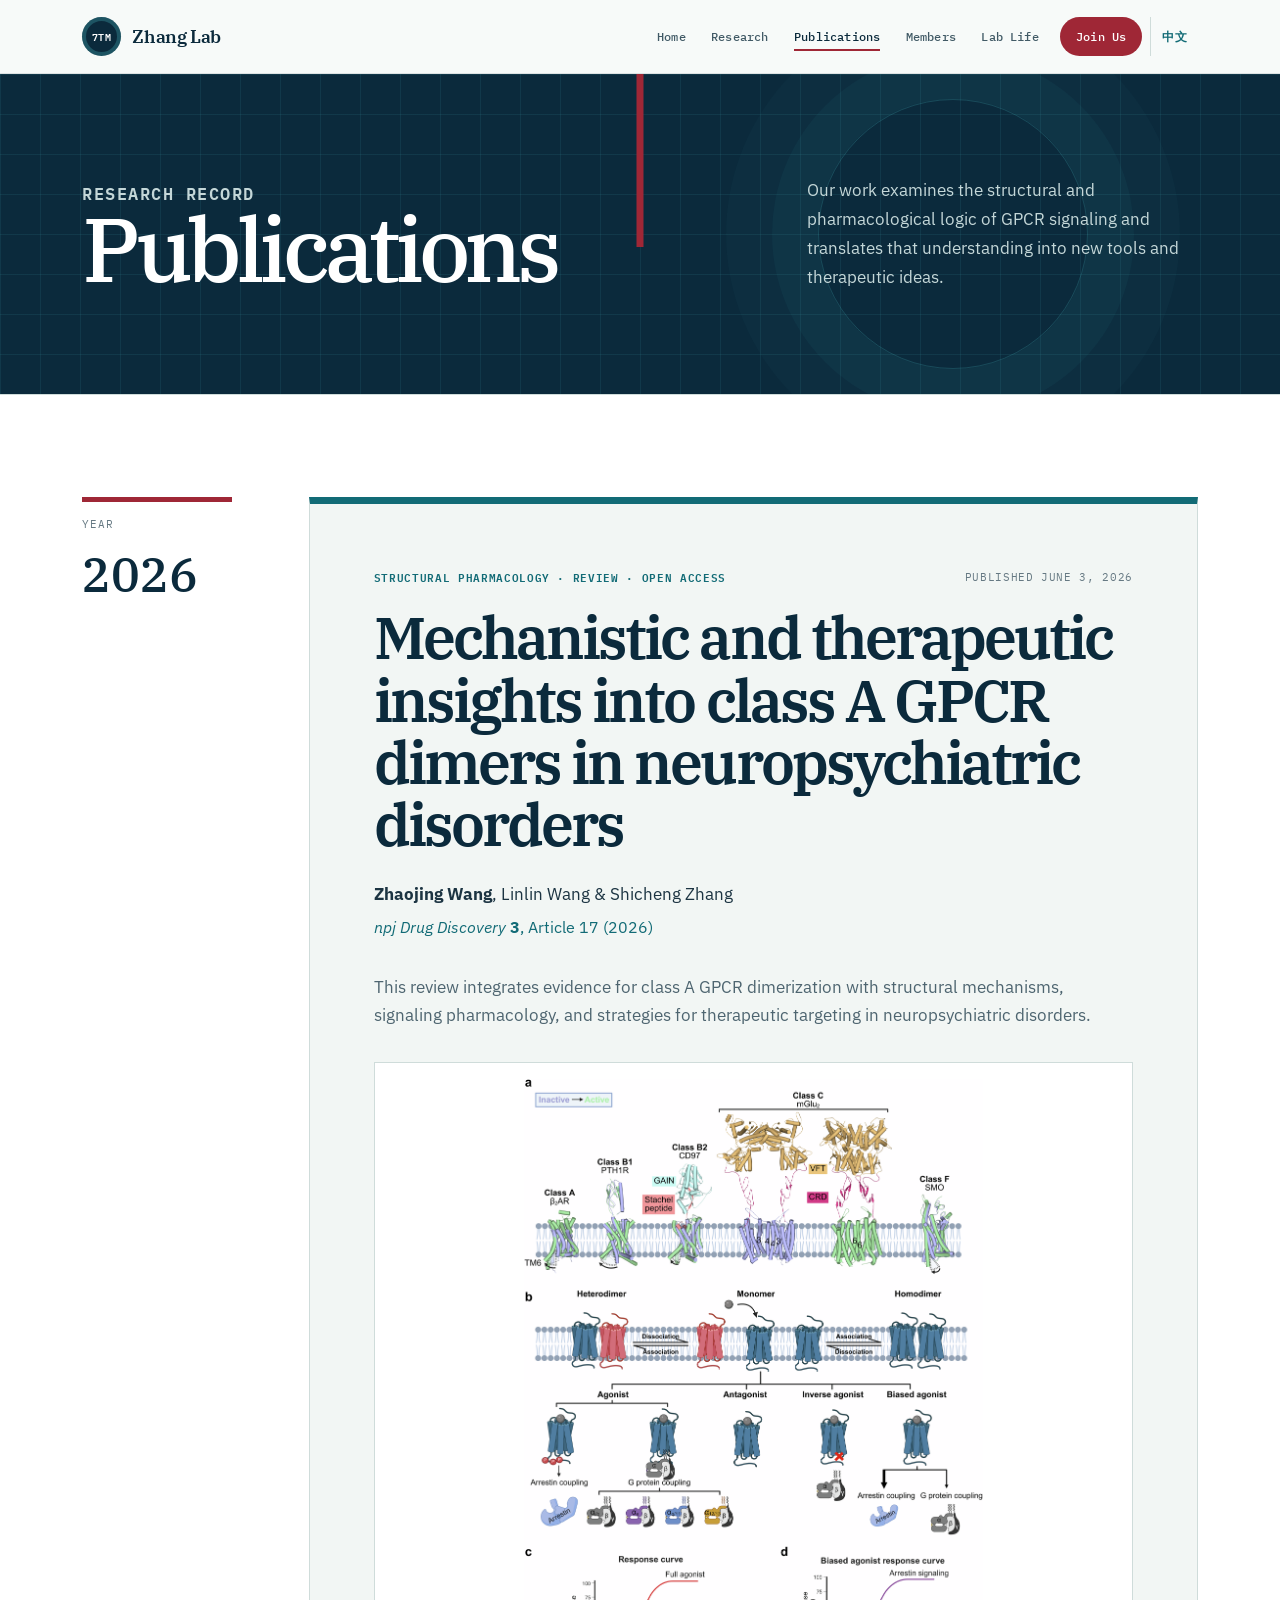
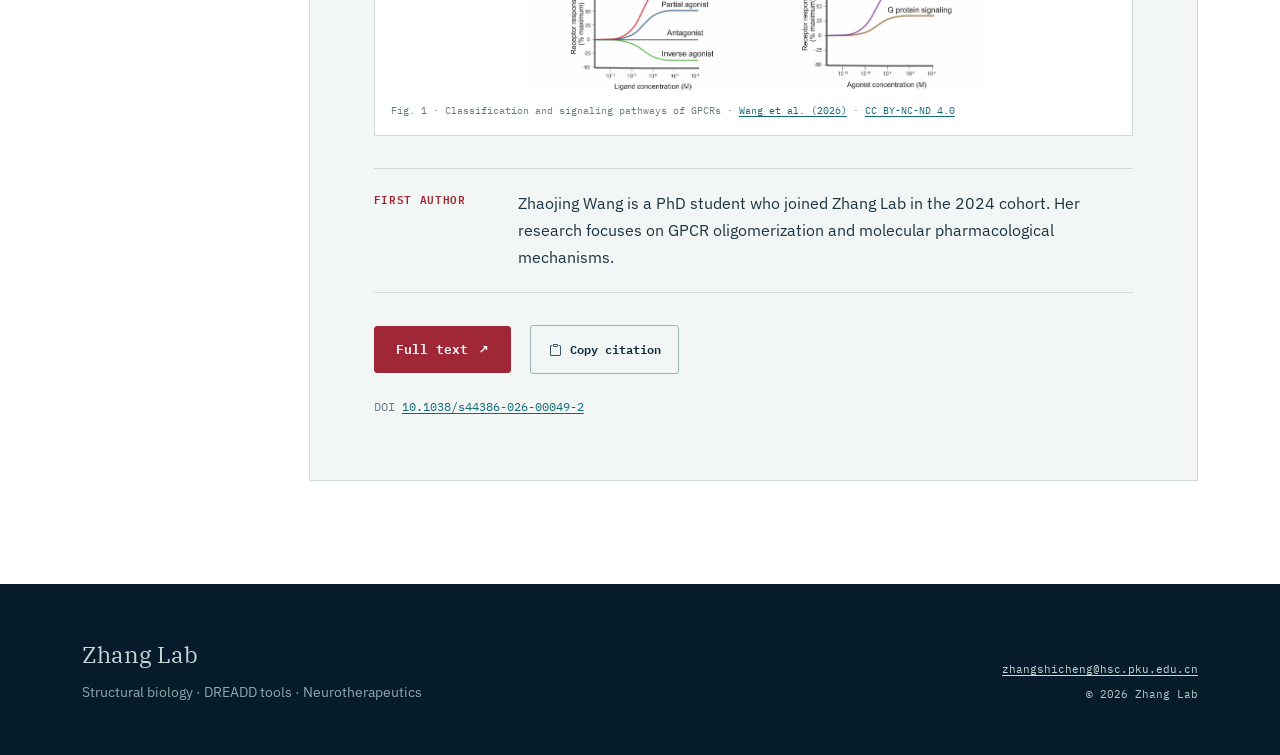
<file: pages/publications.html>
<!DOCTYPE html>
<html lang="en">
<head>
    <meta charset="UTF-8">
    <meta name="viewport" content="width=device-width, initial-scale=1.0">
    <meta name="description" content="Selected publications from Zhang Lab at Peking University.">
    <title>Zhang Lab | Publications</title>

    <link rel="preconnect" href="https://fonts.googleapis.com">
    <link rel="preconnect" href="https://fonts.gstatic.com" crossorigin>
    <link href="https://fonts.googleapis.com/css2?family=IBM+Plex+Mono:wght@400;500;600&family=IBM+Plex+Sans:wght@400;500;600;700&family=IBM+Plex+Serif:wght@500;600&display=swap" rel="stylesheet">
    <link href="https://cdn.jsdelivr.net/npm/bootstrap@5.3.0/dist/css/bootstrap.min.css" rel="stylesheet">
    <link rel="stylesheet" href="https://cdn.jsdelivr.net/npm/bootstrap-icons@1.10.0/font/bootstrap-icons.css">
    <link rel="stylesheet" href="../css/style.css?v=20260804-9">
</head>
<body>
    <nav class="navbar navbar-expand-lg fixed-top" aria-label="Primary navigation">
        <div class="container">
            <a class="navbar-brand" href="../index.html" aria-label="Zhang Lab home"><span class="brand-signal" aria-hidden="true">7TM</span><span>Zhang Lab</span></a>
            <button class="navbar-toggler" type="button" data-bs-toggle="collapse" data-bs-target="#navbarNav" aria-controls="navbarNav" aria-expanded="false" aria-label="Toggle navigation"><span class="navbar-toggler-icon"></span></button>
            <div class="collapse navbar-collapse" id="navbarNav">
                <ul class="navbar-nav ms-auto">
                    <li class="nav-item"><a class="nav-link" href="../index.html">Home</a></li>
                    <li class="nav-item"><a class="nav-link" href="research.html">Research</a></li>
                    <li class="nav-item"><a class="nav-link active" href="publications.html">Publications</a></li>
                    <li class="nav-item"><a class="nav-link" href="members.html">Members</a></li>
                    <li class="nav-item"><a class="nav-link" href="news.html">Lab Life</a></li>
                    <li class="nav-item"><a class="nav-link nav-join" href="join.html">Join Us</a></li>
                    <li class="nav-item"><a class="nav-link language-switch" href="../cn/pages/publications.html" lang="zh-CN" hreflang="zh-CN">中文</a></li>
                </ul>
            </div>
        </div>
    </nav>

    <main class="main-content">
        <header class="page-header publications-header">
            <div class="container page-header-grid">
                <div>
                    <p class="section-kicker">Research record</p>
                    <h1>Publications</h1>
                </div>
                <p>Our work examines the structural and pharmacological logic of GPCR signaling and translates that understanding into new tools and therapeutic ideas.</p>
            </div>
        </header>

        <section class="publications-list" aria-labelledby="publications-2026">
            <div class="container">
                <div class="year-rail">
                    <div class="year-marker">
                        <span>Year</span>
                        <strong id="publications-2026">2026</strong>
                    </div>
                    <article class="publication-entry featured-publication">
                        <div class="publication-entry-topline">
                            <span class="publication-type">Structural pharmacology · Review · Open access</span>
                            <time datetime="2026-06-03">Published June 3, 2026</time>
                        </div>
                        <h2>Mechanistic and therapeutic insights into class A GPCR dimers in neuropsychiatric disorders</h2>
                        <p class="publication-entry-authors"><strong>Zhaojing Wang</strong>, Linlin Wang &amp; Shicheng Zhang</p>
                        <p class="journal-line"><em>npj Drug Discovery</em> <strong>3</strong>, Article 17 (2026)</p>
                        <p class="publication-summary">This review integrates evidence for class A GPCR dimerization with structural mechanisms, signaling pharmacology, and strategies for therapeutic targeting in neuropsychiatric disorders.</p>
                        <figure class="publication-figure" style="max-width:100%;overflow:hidden;">
                            <img src="../images/publication-wang-2026-fig1.png" alt="Figure 1 from Wang et al. showing GPCR classification, activation hallmarks, ligand efficacy, and biased signaling" loading="lazy" style="display:block;width:100%;max-width:100%;height:clamp(420px,68vh,680px);object-fit:contain;">
                            <figcaption>Fig. 1 · Classification and signaling pathways of GPCRs · <a href="https://doi.org/10.1038/s44386-026-00049-2" target="_blank" rel="noopener noreferrer">Wang et al. (2026)</a> · <a href="https://creativecommons.org/licenses/by-nc-nd/4.0/" target="_blank" rel="noopener noreferrer">CC BY-NC-ND 4.0</a></figcaption>
                        </figure>
                        <div class="first-author-note">
                            <span class="note-label">First author</span>
                            <p>Zhaojing Wang is a PhD student who joined Zhang Lab in the 2024 cohort. Her research focuses on GPCR oligomerization and molecular pharmacological mechanisms.</p>
                        </div>
                        <div class="publication-entry-actions">
                            <a href="https://doi.org/10.1038/s44386-026-00049-2" target="_blank" rel="noopener noreferrer" class="btn btn-primary-custom">Full text <span aria-hidden="true">↗</span></a>
                            <button class="citation-copy" type="button" data-citation="Wang, Z., Wang, L. &amp; Zhang, S. Mechanistic and therapeutic insights into class A GPCR dimers in neuropsychiatric disorders. npj Drug Discov. 3, 17 (2026). https://doi.org/10.1038/s44386-026-00049-2">
                                <i class="bi bi-clipboard" aria-hidden="true"></i><span>Copy citation</span>
                            </button>
                        </div>
                        <p class="doi-line">DOI <a href="https://doi.org/10.1038/s44386-026-00049-2" target="_blank" rel="noopener noreferrer">10.1038/s44386-026-00049-2</a></p>
                    </article>
                </div>
            </div>
        </section>
    </main>

    <footer class="footer">
        <div class="container footer-grid">
            <div><a class="footer-brand" href="../index.html">Zhang Lab</a><p>Structural biology · DREADD tools · Neurotherapeutics</p></div>
            <div class="footer-contact"><a href="mailto:zhangshicheng@hsc.pku.edu.cn">zhangshicheng@hsc.pku.edu.cn</a><span>&copy; 2026 Zhang Lab</span></div>
        </div>
    </footer>

    <script src="https://cdn.jsdelivr.net/npm/bootstrap@5.3.0/dist/js/bootstrap.bundle.min.js"></script>
    <script src="../js/script.js"></script>
</body>
</html>
</file>
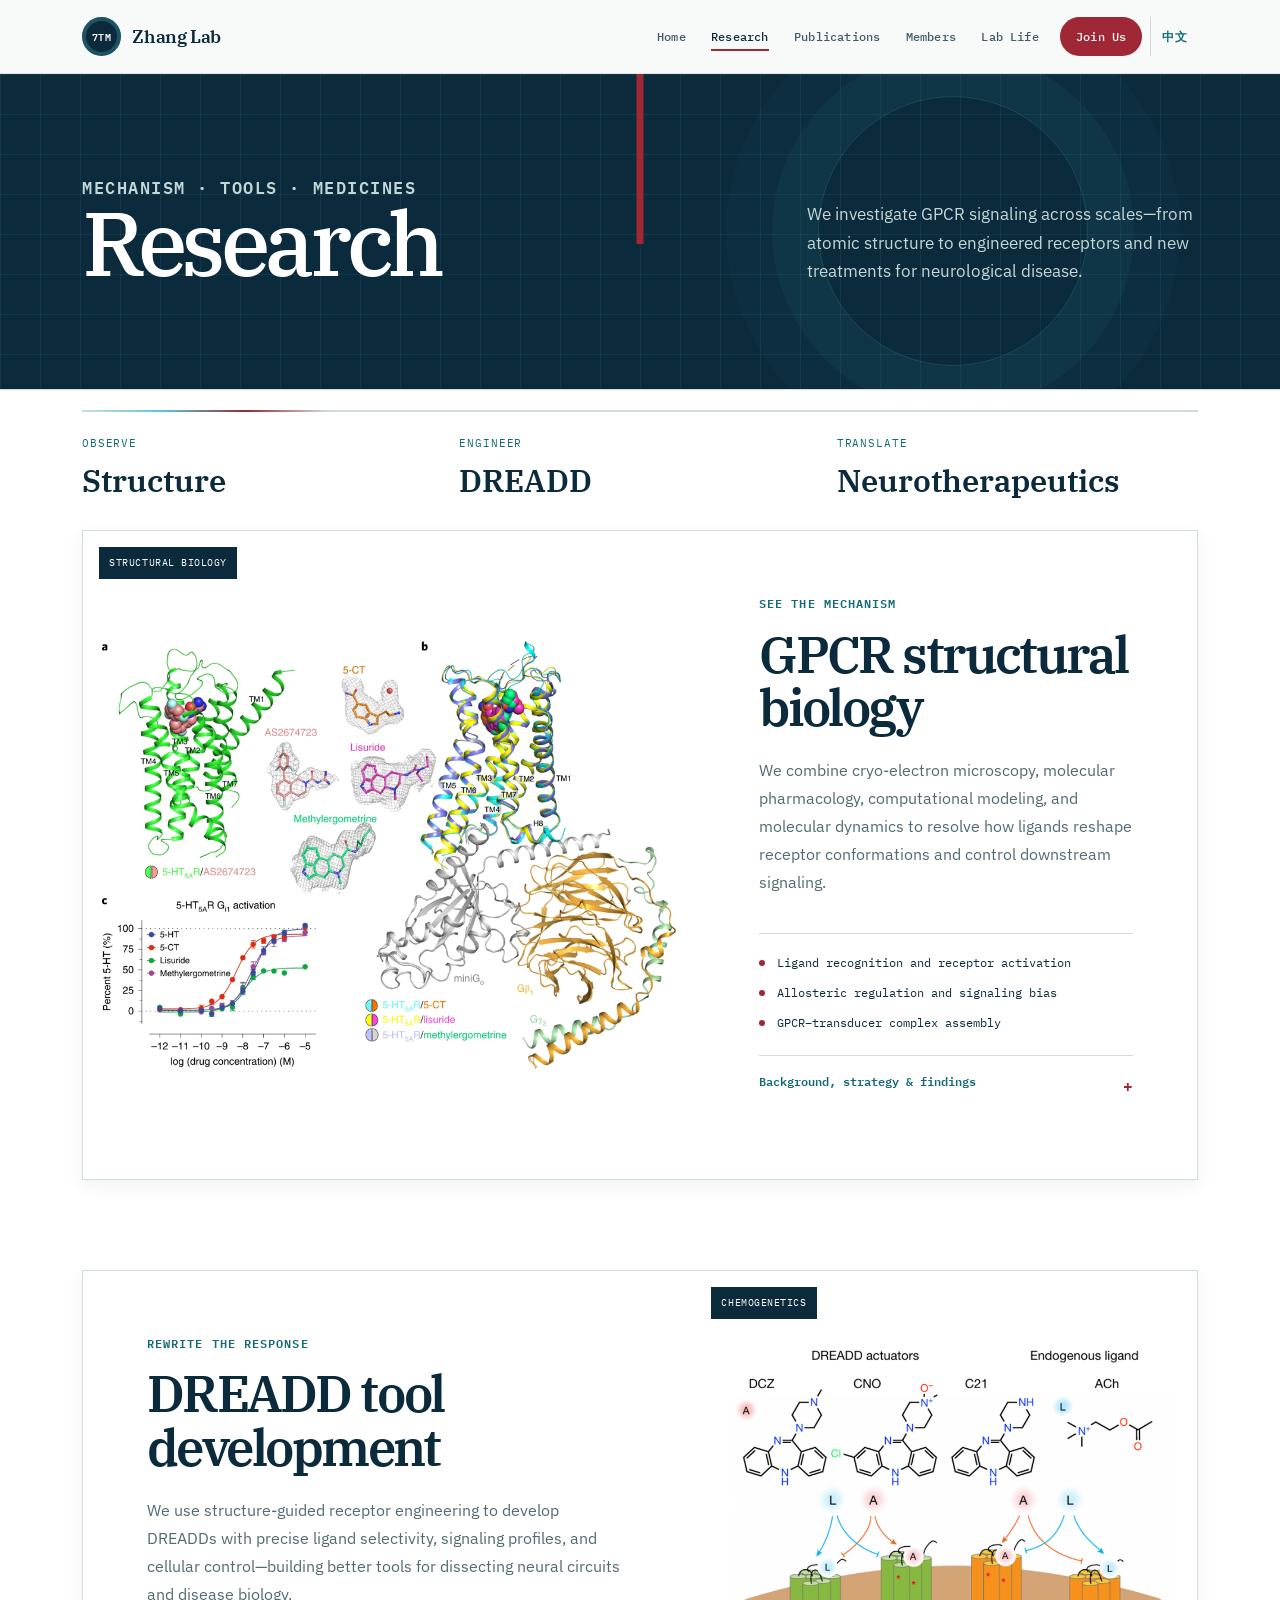
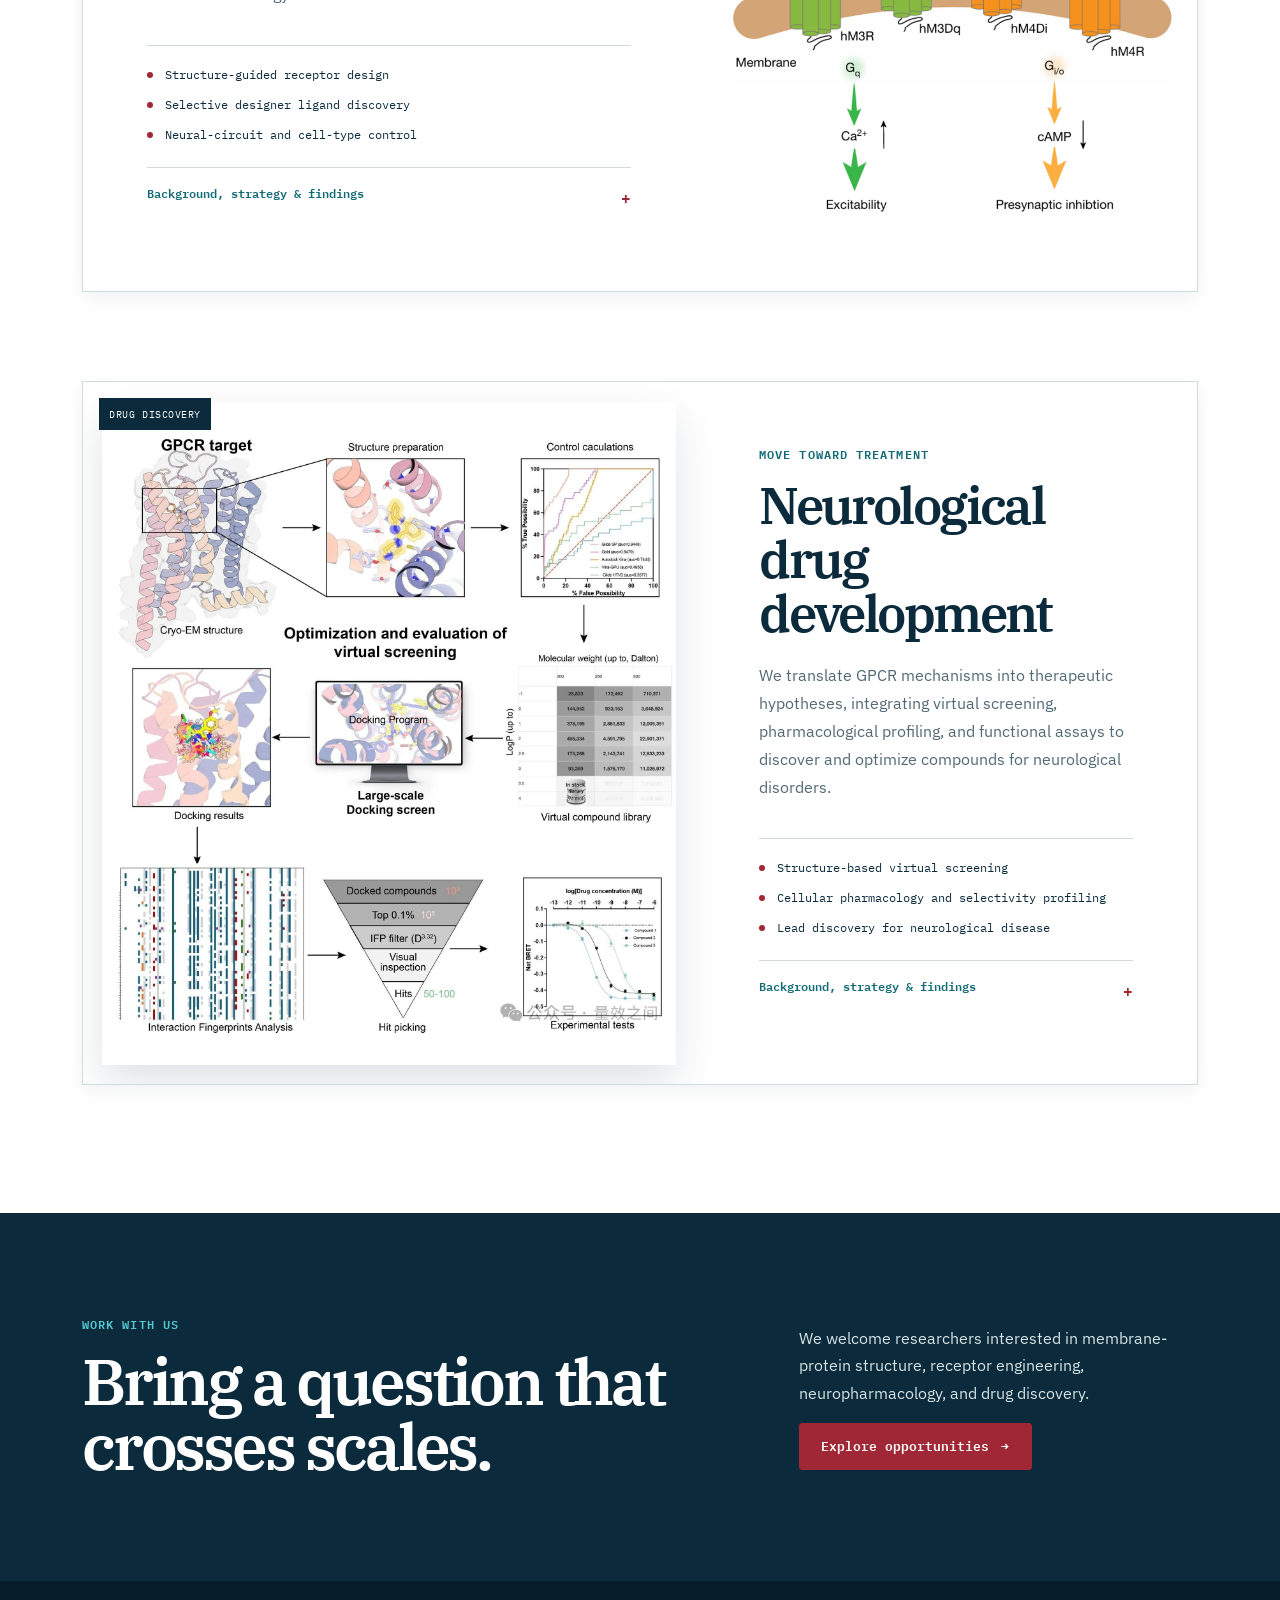
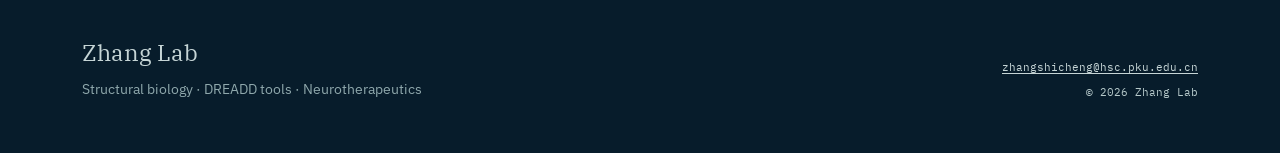
<file: pages/research.html>
<!DOCTYPE html>
<html lang="en">
<head>
    <meta charset="UTF-8">
    <meta name="viewport" content="width=device-width, initial-scale=1.0">
    <meta name="description" content="Zhang Lab studies GPCR structural biology, DREADD tool development, and neurotherapeutic discovery.">
    <title>Zhang Lab | Research</title>

    <link rel="preconnect" href="https://fonts.googleapis.com">
    <link rel="preconnect" href="https://fonts.gstatic.com" crossorigin>
    <link href="https://fonts.googleapis.com/css2?family=IBM+Plex+Mono:wght@400;500;600&family=IBM+Plex+Sans:wght@400;500;600;700&family=IBM+Plex+Serif:wght@500;600&display=swap" rel="stylesheet">
    <link href="https://cdn.jsdelivr.net/npm/bootstrap@5.3.0/dist/css/bootstrap.min.css" rel="stylesheet">
    <link rel="stylesheet" href="https://cdn.jsdelivr.net/npm/bootstrap-icons@1.10.0/font/bootstrap-icons.css">
    <link rel="stylesheet" href="../css/style.css?v=20260804-6">
</head>
<body>
    <nav class="navbar navbar-expand-lg fixed-top" aria-label="Primary navigation">
        <div class="container">
            <a class="navbar-brand" href="../index.html" aria-label="Zhang Lab home"><span class="brand-signal" aria-hidden="true">7TM</span><span>Zhang Lab</span></a>
            <button class="navbar-toggler" type="button" data-bs-toggle="collapse" data-bs-target="#navbarNav" aria-controls="navbarNav" aria-expanded="false" aria-label="Toggle navigation"><span class="navbar-toggler-icon"></span></button>
            <div class="collapse navbar-collapse" id="navbarNav">
                <ul class="navbar-nav ms-auto">
                    <li class="nav-item"><a class="nav-link" href="../index.html">Home</a></li>
                    <li class="nav-item"><a class="nav-link active" href="research.html">Research</a></li>
                    <li class="nav-item"><a class="nav-link" href="publications.html">Publications</a></li>
                    <li class="nav-item"><a class="nav-link" href="members.html">Members</a></li>
                    <li class="nav-item"><a class="nav-link" href="news.html">Lab Life</a></li>
                    <li class="nav-item"><a class="nav-link nav-join" href="join.html">Join Us</a></li>
                    <li class="nav-item"><a class="nav-link language-switch" href="../cn/pages/research.html" lang="zh-CN" hreflang="zh-CN">中文</a></li>
                </ul>
            </div>
        </div>
    </nav>

    <main class="main-content">
        <header class="page-header research-page-header">
            <div class="container page-header-grid">
                <div>
                    <p class="section-kicker">Mechanism · Tools · Medicines</p>
                    <h1>Research</h1>
                </div>
                <p>We investigate GPCR signaling across scales—from atomic structure to engineered receptors and new treatments for neurological disease.</p>
            </div>
        </header>

        <section class="research-manifesto" aria-label="Integrated research path">
            <div class="container">
                <div class="research-route" aria-label="Integrated research path">
                    <div class="route-track" aria-hidden="true"><span></span></div>
                    <div class="route-node"><span>Observe</span><strong>Structure</strong></div>
                    <div class="route-node"><span>Engineer</span><strong>DREADD</strong></div>
                    <div class="route-node"><span>Translate</span><strong>Neurotherapeutics</strong></div>
                </div>
            </div>
        </section>

        <section class="research-pillars" aria-label="Research directions">
            <div class="container">
                <article class="research-pillar">
                    <div class="pillar-visual">
                        <span class="pillar-tag">Structural biology</span>
                        <img src="../images/Structure.png" alt="Structural model of a GPCR signaling complex" loading="lazy">
                    </div>
                    <div class="pillar-copy">
                        <p class="section-kicker">See the mechanism</p>
                        <h2>GPCR structural biology</h2>
                        <p>We combine cryo-electron microscopy, molecular pharmacology, computational modeling, and molecular dynamics to resolve how ligands reshape receptor conformations and control downstream signaling.</p>
                        <ul class="pillar-points">
                            <li>Ligand recognition and receptor activation</li>
                            <li>Allosteric regulation and signaling bias</li>
                            <li>GPCR–transducer complex assembly</li>
                        </ul>
                        <details class="research-details"><summary>Background, strategy &amp; findings <span aria-hidden="true">+</span></summary><div class="research-details-body">
                            <p><strong>Scientific question</strong> How does ligand recognition reorganize conserved GPCR microswitches to produce a defined transducer-coupling state?</p>
                            <p><strong>Research strategy</strong> Cryo-EM structure determination is integrated with mutagenesis, cellular pharmacology, molecular modeling, and molecular dynamics simulation.</p>
                            <p><strong>Key findings</strong> We map ligand-specific contacts, activation-associated helix movements, and determinants of GPCR–transducer assembly.</p>
                            <p><strong>Representative publication</strong> <a href="https://doi.org/10.1038/s44386-026-00049-2" target="_blank" rel="noopener noreferrer">Wang et al., <em>npj Drug Discovery</em> (2026) ↗</a></p>
                        </div></details>
                    </div>
                </article>

                <article class="research-pillar pillar-reverse">
                    <div class="pillar-visual">
                        <span class="pillar-tag">Chemogenetics</span>
                        <img src="../images/dreadd.png" alt="Diagram of DREADD chemogenetic receptor engineering" loading="lazy">
                    </div>
                    <div class="pillar-copy">
                        <p class="section-kicker">Rewrite the response</p>
                        <h2>DREADD tool development</h2>
                        <p>We use structure-guided receptor engineering to develop DREADDs with precise ligand selectivity, signaling profiles, and cellular control—building better tools for dissecting neural circuits and disease biology.</p>
                        <ul class="pillar-points">
                            <li>Structure-guided receptor design</li>
                            <li>Selective designer ligand discovery</li>
                            <li>Neural-circuit and cell-type control</li>
                        </ul>
                        <details class="research-details"><summary>Background, strategy &amp; findings <span aria-hidden="true">+</span></summary><div class="research-details-body">
                            <p><strong>Scientific question</strong> Can receptor activation and ligand selectivity be rationally reprogrammed without compromising signaling control?</p>
                            <p><strong>Research strategy</strong> Structural analysis, receptor engineering, ligand screening, and functional assays are combined in iterative design cycles.</p>
                            <p><strong>Key findings</strong> Structure–function relationships guide receptor variants and selective chemogenetic ligands with defined signaling profiles.</p>
                            <p><strong>Representative publications</strong> <a href="publications.html">View the publication record →</a></p>
                        </div></details>
                    </div>
                </article>

                <article class="research-pillar">
                    <div class="pillar-visual pillar-visual-screening">
                        <span class="pillar-tag">Drug discovery</span>
                        <img src="../images/VS.jpg" alt="Computer-aided discovery workflow for neurological drug candidates" loading="lazy">
                    </div>
                    <div class="pillar-copy">
                        <p class="section-kicker">Move toward treatment</p>
                        <h2>Neurological drug development</h2>
                        <p>We translate GPCR mechanisms into therapeutic hypotheses, integrating virtual screening, pharmacological profiling, and functional assays to discover and optimize compounds for neurological disorders.</p>
                        <ul class="pillar-points">
                            <li>Structure-based virtual screening</li>
                            <li>Cellular pharmacology and selectivity profiling</li>
                            <li>Lead discovery for neurological disease</li>
                        </ul>
                        <details class="research-details"><summary>Background, strategy &amp; findings <span aria-hidden="true">+</span></summary><div class="research-details-body">
                            <p><strong>Scientific question</strong> Which receptor conformations and binding-site features can be translated into selective therapeutic hypotheses?</p>
                            <p><strong>Research strategy</strong> Structure-based virtual screening is connected to cellular pharmacology, selectivity profiling, and mechanism-focused validation.</p>
                            <p><strong>Key findings</strong> Integrated screening prioritizes tractable ligands and reveals testable structure–activity relationships for neurological targets.</p>
                            <p><strong>Representative publications</strong> <a href="publications.html">View the publication record →</a></p>
                        </div></details>
                    </div>
                </article>
            </div>
        </section>

        <section class="research-cta">
            <div class="container research-cta-grid">
                <div>
                    <p class="section-kicker">Work with us</p>
                    <h2>Bring a question that crosses scales.</h2>
                </div>
                <div>
                    <p>We welcome researchers interested in membrane-protein structure, receptor engineering, neuropharmacology, and drug discovery.</p>
                    <a href="join.html" class="btn btn-primary-custom">Explore opportunities <span aria-hidden="true">&rarr;</span></a>
                </div>
            </div>
        </section>
    </main>

    <footer class="footer">
        <div class="container footer-grid">
            <div><a class="footer-brand" href="../index.html">Zhang Lab</a><p>Structural biology · DREADD tools · Neurotherapeutics</p></div>
            <div class="footer-contact"><a href="mailto:zhangshicheng@hsc.pku.edu.cn">zhangshicheng@hsc.pku.edu.cn</a><span>&copy; 2026 Zhang Lab</span></div>
        </div>
    </footer>

    <script src="https://cdn.jsdelivr.net/npm/bootstrap@5.3.0/dist/js/bootstrap.bundle.min.js"></script>
    <script src="../js/script.js"></script>
</body>
</html>
</file>
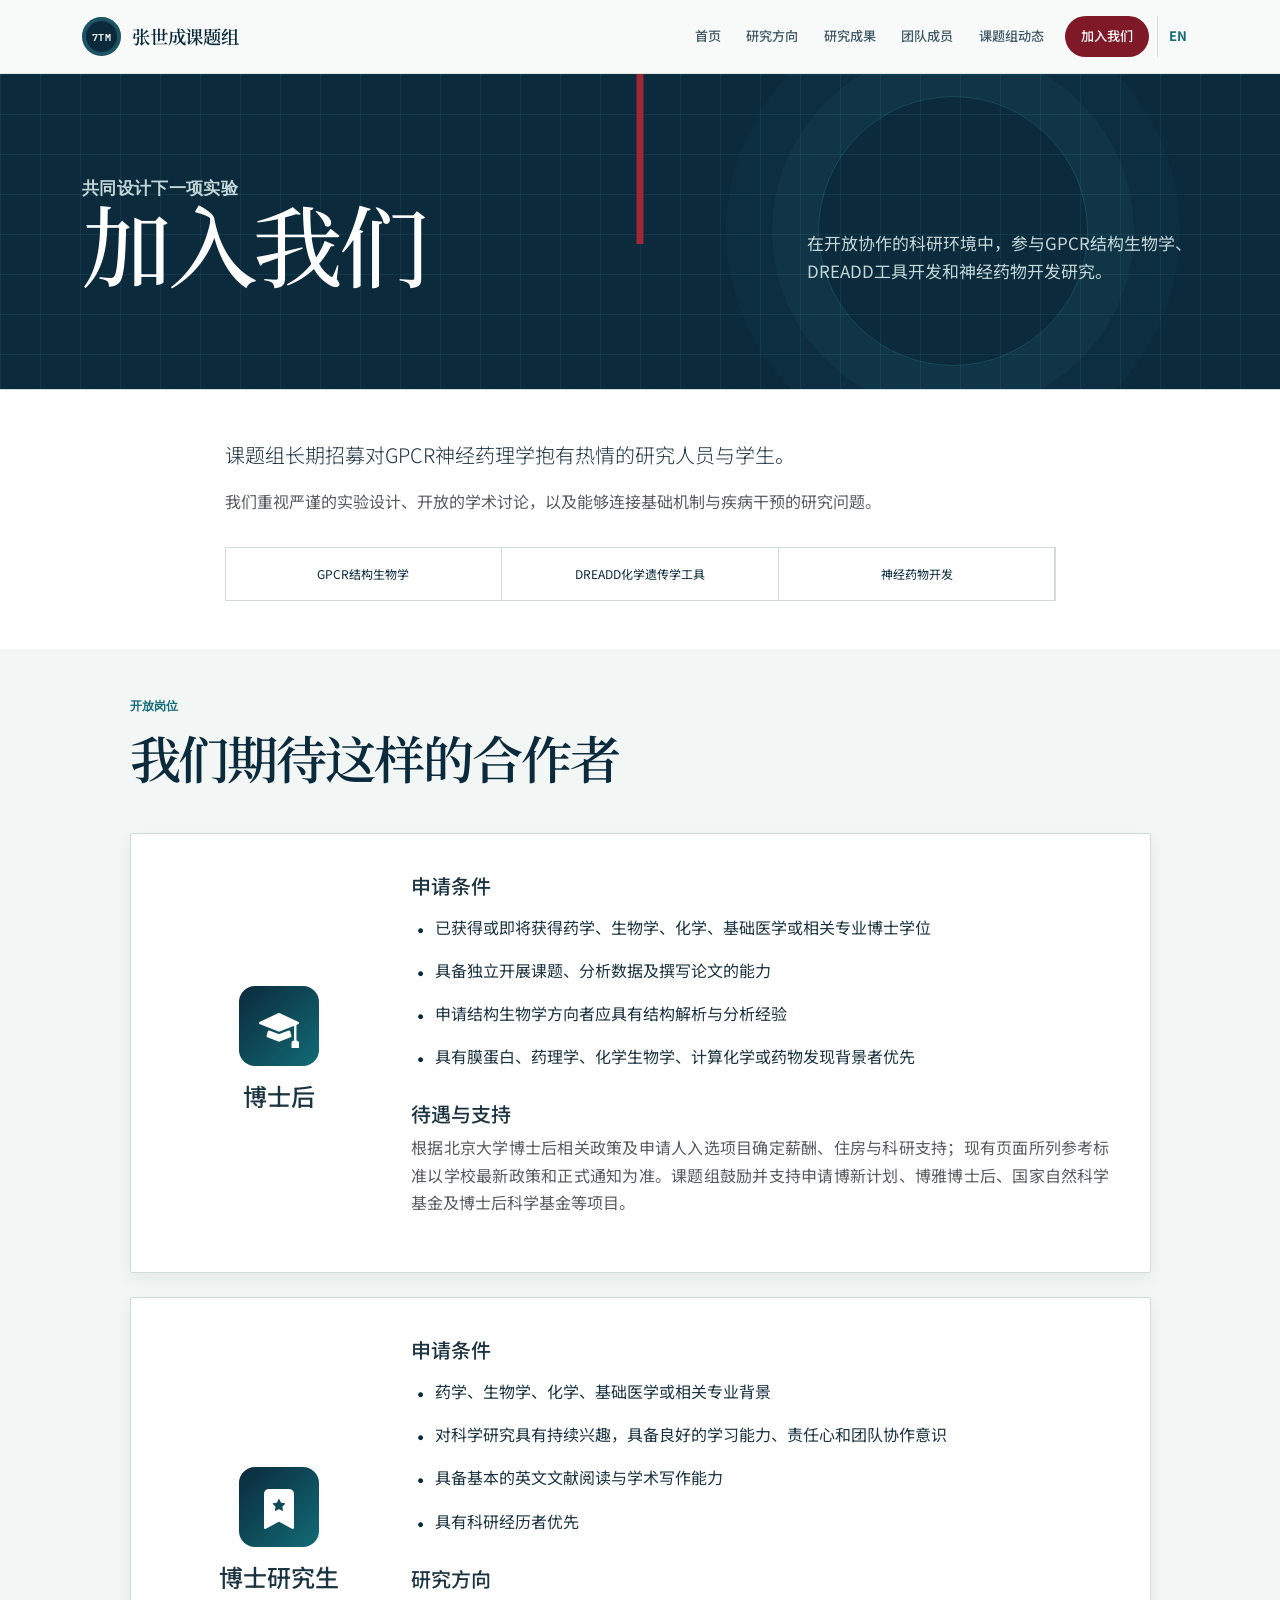
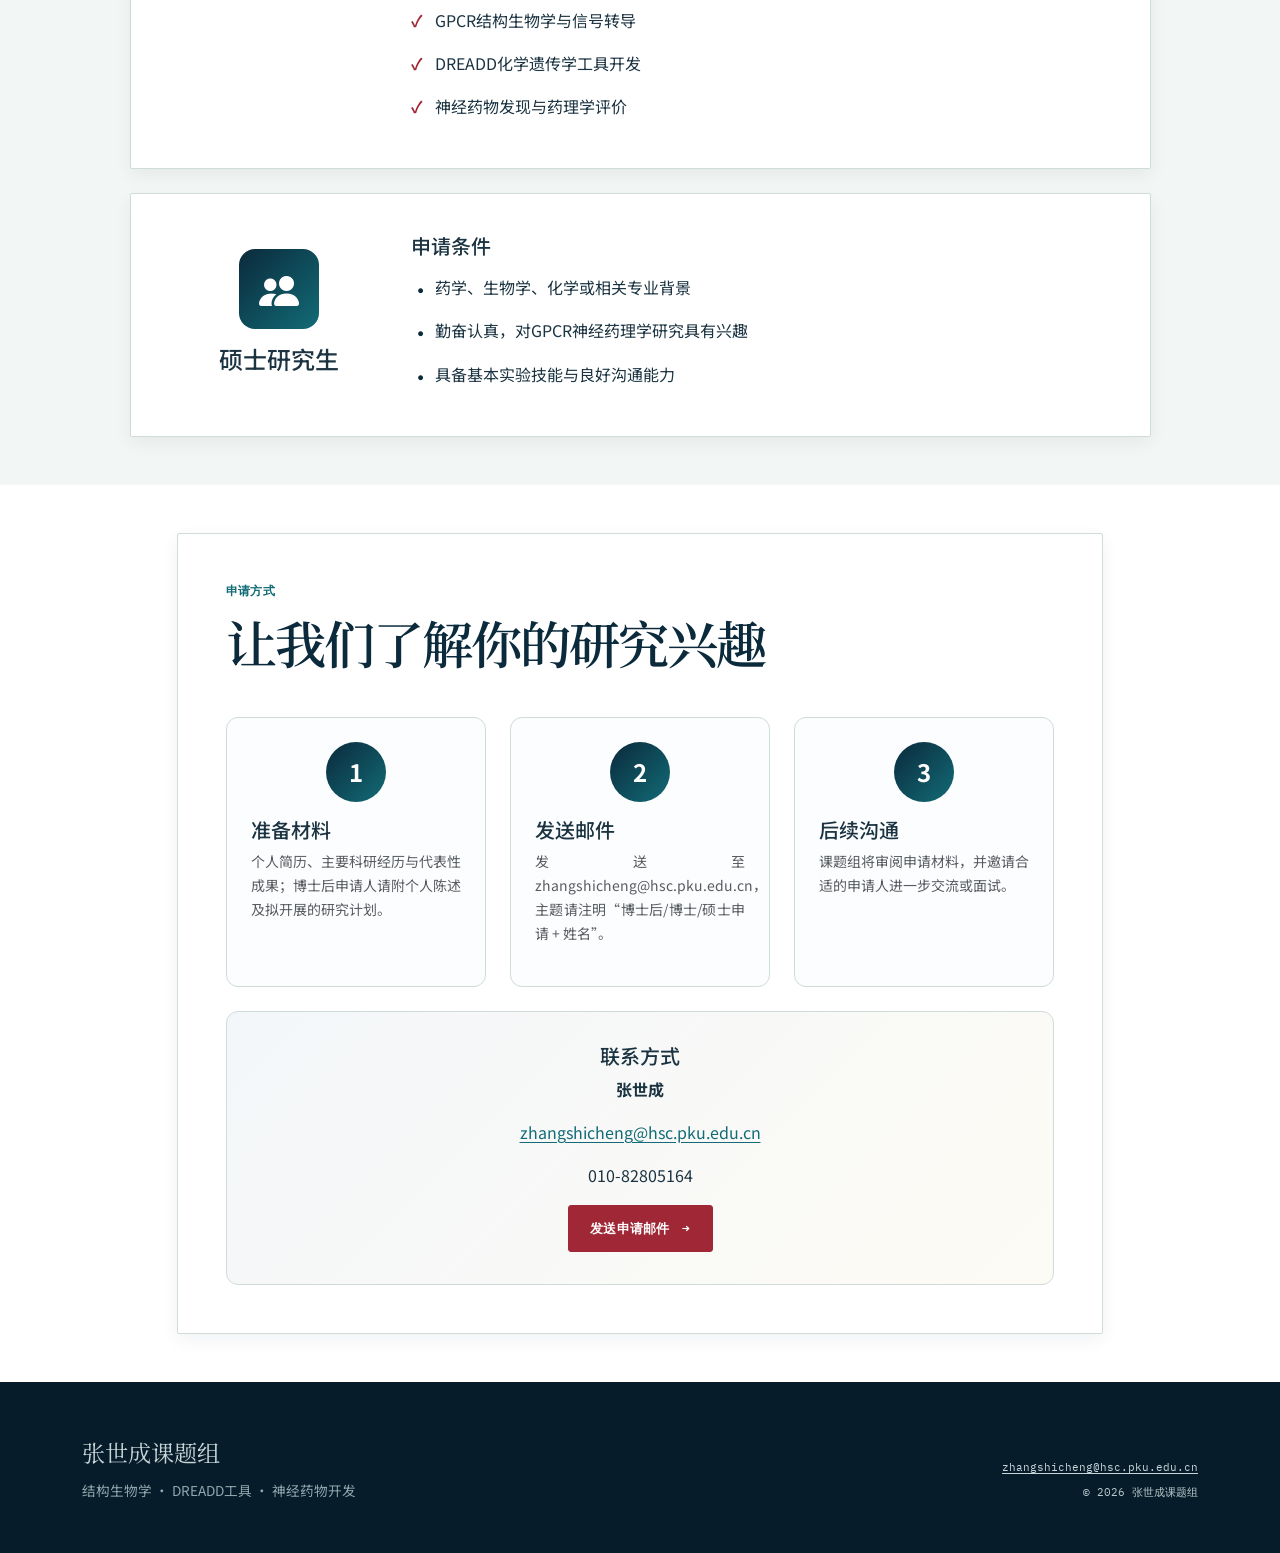
<file: cn/pages/join.html>
<!DOCTYPE html>
<html lang="zh-CN">
<head>
    <meta charset="UTF-8"><meta name="viewport" content="width=device-width, initial-scale=1.0"><meta name="description" content="加入张世成课题组，开展GPCR结构生物学、DREADD工具与神经药物开发研究。"><title>张世成课题组｜加入我们</title>
    <link rel="preconnect" href="https://fonts.googleapis.com"><link rel="preconnect" href="https://fonts.gstatic.com" crossorigin><link href="https://fonts.googleapis.com/css2?family=IBM+Plex+Mono:wght@400;500;600&family=Noto+Sans+SC:wght@400;500;600;700&family=Noto+Serif+SC:wght@500;600;700&display=swap" rel="stylesheet"><link href="https://cdn.jsdelivr.net/npm/bootstrap@5.3.0/dist/css/bootstrap.min.css" rel="stylesheet"><link rel="stylesheet" href="https://cdn.jsdelivr.net/npm/bootstrap-icons@1.10.0/font/bootstrap-icons.css"><link rel="stylesheet" href="../../css/style.css">
</head>
<body class="site-cn">
    <nav class="navbar navbar-expand-lg fixed-top" aria-label="主导航"><div class="container"><a class="navbar-brand" href="../index.html" aria-label="张世成课题组首页"><span class="brand-signal" aria-hidden="true">7TM</span><span>张世成课题组</span></a><button class="navbar-toggler" type="button" data-bs-toggle="collapse" data-bs-target="#navbarNav" aria-controls="navbarNav" aria-expanded="false" aria-label="展开导航"><span class="navbar-toggler-icon"></span></button><div class="collapse navbar-collapse" id="navbarNav"><ul class="navbar-nav ms-auto"><li class="nav-item"><a class="nav-link" href="../index.html">首页</a></li><li class="nav-item"><a class="nav-link" href="research.html">研究方向</a></li><li class="nav-item"><a class="nav-link" href="publications.html">研究成果</a></li><li class="nav-item"><a class="nav-link" href="members.html">团队成员</a></li><li class="nav-item"><a class="nav-link" href="news.html">课题组动态</a></li><li class="nav-item"><a class="nav-link nav-join active" href="join.html">加入我们</a></li><li class="nav-item"><a class="nav-link language-switch" href="../../pages/join.html" lang="en" hreflang="en">EN</a></li></ul></div></div></nav>

    <main class="main-content">
        <header class="page-header"><div class="container page-header-grid"><div><p class="section-kicker">共同设计下一项实验</p><h1>加入我们</h1></div><p>在开放协作的科研环境中，参与GPCR结构生物学、DREADD工具开发和神经药物开发研究。</p></div></header>

        <section class="join-intro py-5"><div class="container"><div class="row"><div class="col-lg-9 mx-auto"><p class="lead">课题组长期招募对GPCR神经药理学抱有热情的研究人员与学生。</p><p class="text-muted">我们重视严谨的实验设计、开放的学术讨论，以及能够连接基础机制与疾病干预的研究问题。</p><div class="research-focus-strip"><span>GPCR结构生物学</span><span>DREADD化学遗传学工具</span><span>神经药物开发</span></div></div></div></div></section>

        <section class="positions-section py-5 bg-light"><div class="container"><div class="row"><div class="col-lg-11 mx-auto"><div class="section-heading-row"><div><p class="section-kicker">开放岗位</p><h2 class="section-title">我们期待这样的合作者</h2></div></div>
            <article class="position-card mb-4"><div class="row"><div class="col-md-3 text-center"><div class="position-icon"><i class="bi bi-mortarboard-fill"></i></div><h4 class="mt-3">博士后</h4></div><div class="col-md-9"><h5>申请条件</h5><ul class="requirements-list"><li>已获得或即将获得药学、生物学、化学、基础医学或相关专业博士学位</li><li>具备独立开展课题、分析数据及撰写论文的能力</li><li>申请结构生物学方向者应具有结构解析与分析经验</li><li>具有膜蛋白、药理学、化学生物学、计算化学或药物发现背景者优先</li></ul><h5 class="mt-4">待遇与支持</h5><p class="text-muted">根据北京大学博士后相关政策及申请人入选项目确定薪酬、住房与科研支持；现有页面所列参考标准以学校最新政策和正式通知为准。课题组鼓励并支持申请博新计划、博雅博士后、国家自然科学基金及博士后科学基金等项目。</p></div></div></article>
            <article class="position-card mb-4"><div class="row"><div class="col-md-3 text-center"><div class="position-icon"><i class="bi bi-bookmark-star-fill"></i></div><h4 class="mt-3">博士研究生</h4></div><div class="col-md-9"><h5>申请条件</h5><ul class="requirements-list"><li>药学、生物学、化学、基础医学或相关专业背景</li><li>对科学研究具有持续兴趣，具备良好的学习能力、责任心和团队协作意识</li><li>具备基本的英文文献阅读与学术写作能力</li><li>具有科研经历者优先</li></ul><h5 class="mt-4">研究方向</h5><ul class="benefits-list"><li>GPCR结构生物学与信号转导</li><li>DREADD化学遗传学工具开发</li><li>神经药物发现与药理学评价</li></ul></div></div></article>
            <article class="position-card"><div class="row"><div class="col-md-3 text-center"><div class="position-icon"><i class="bi bi-people-fill"></i></div><h4 class="mt-3">硕士研究生</h4></div><div class="col-md-9"><h5>申请条件</h5><ul class="requirements-list"><li>药学、生物学、化学或相关专业背景</li><li>勤奋认真，对GPCR神经药理学研究具有兴趣</li><li>具备基本实验技能与良好沟通能力</li></ul></div></div></article>
        </div></div></div></section>

        <section class="apply-section py-5"><div class="container"><div class="row"><div class="col-lg-10 mx-auto"><div class="apply-card"><div class="section-heading-row"><div><p class="section-kicker">申请方式</p><h2 class="section-title">让我们了解你的研究兴趣</h2></div></div><div class="apply-steps"><div class="row">
            <div class="col-md-4"><div class="step-item"><div class="step-number">1</div><h5 class="mt-3">准备材料</h5><p class="text-muted small">个人简历、主要科研经历与代表性成果；博士后申请人请附个人陈述及拟开展的研究计划。</p></div></div>
            <div class="col-md-4"><div class="step-item"><div class="step-number">2</div><h5 class="mt-3">发送邮件</h5><p class="text-muted small">发送至 zhangshicheng@hsc.pku.edu.cn，主题请注明“博士后/博士/硕士申请 + 姓名”。</p></div></div>
            <div class="col-md-4"><div class="step-item"><div class="step-number">3</div><h5 class="mt-3">后续沟通</h5><p class="text-muted small">课题组将审阅申请材料，并邀请合适的申请人进一步交流或面试。</p></div></div>
        </div></div><div class="contact-box text-center mt-4"><h5>联系方式</h5><p><strong>张世成</strong></p><p><a href="mailto:zhangshicheng@hsc.pku.edu.cn">zhangshicheng@hsc.pku.edu.cn</a></p><p>010-82805164</p><a href="mailto:zhangshicheng@hsc.pku.edu.cn" class="btn btn-primary-custom">发送申请邮件 <span aria-hidden="true">&rarr;</span></a></div></div></div></div></div></section>
    </main>

    <footer class="footer"><div class="container footer-grid"><div><a class="footer-brand" href="../index.html">张世成课题组</a><p>结构生物学 · DREADD工具 · 神经药物开发</p></div><div class="footer-contact"><a href="mailto:zhangshicheng@hsc.pku.edu.cn">zhangshicheng@hsc.pku.edu.cn</a><span>&copy; 2026 张世成课题组</span></div></div></footer>
    <script src="https://cdn.jsdelivr.net/npm/bootstrap@5.3.0/dist/js/bootstrap.bundle.min.js"></script><script src="../../js/script.js"></script>
</body>
</html>
</file>
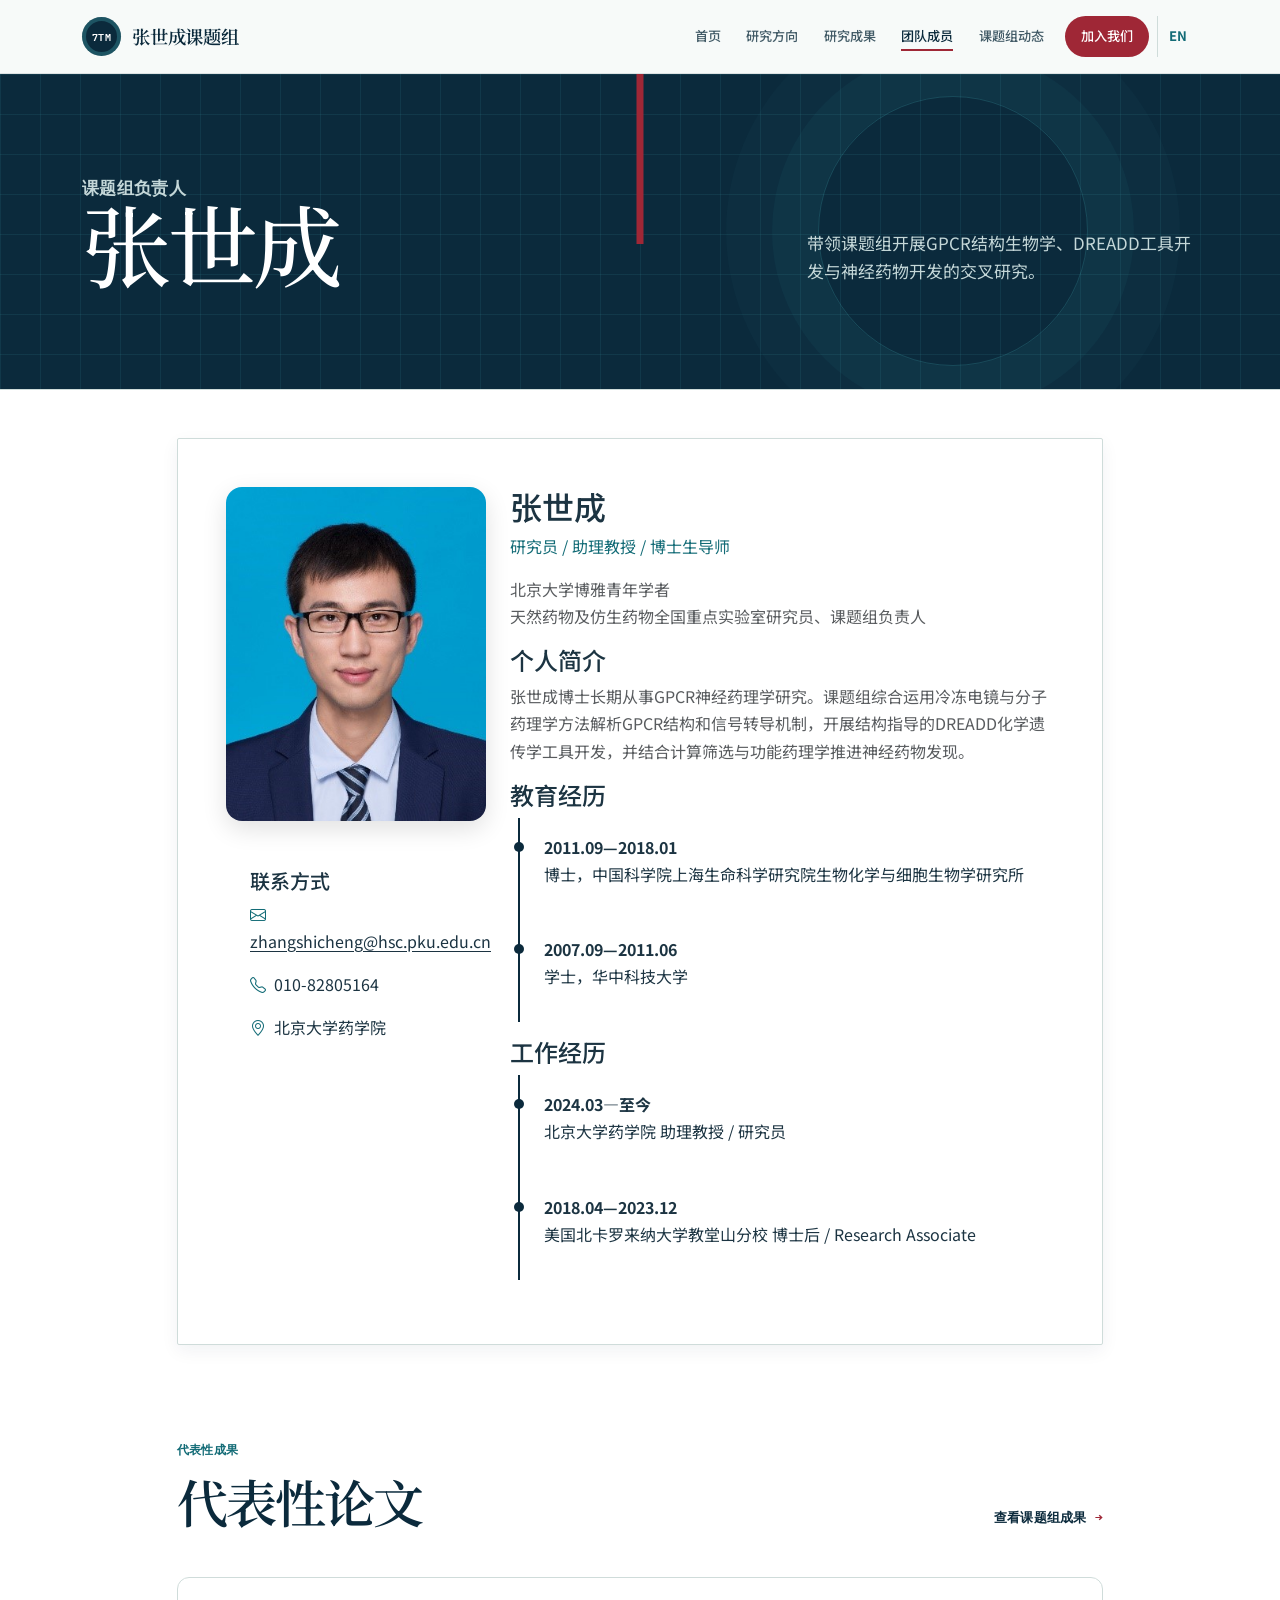
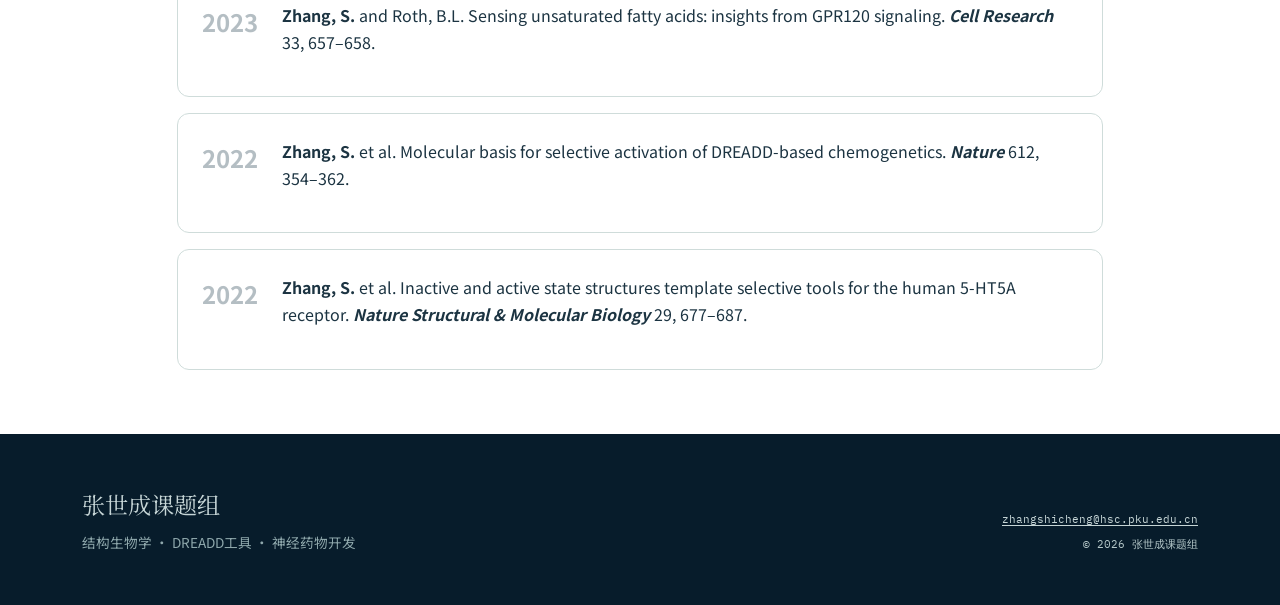
<file: cn/pages/leader.html>
<!DOCTYPE html>
<html lang="zh-CN">
<head>
    <meta charset="UTF-8"><meta name="viewport" content="width=device-width, initial-scale=1.0"><meta name="description" content="张世成，北京大学药学院研究员、助理教授、博士生导师。"><title>张世成课题组｜课题组负责人</title>
    <link rel="preconnect" href="https://fonts.googleapis.com"><link rel="preconnect" href="https://fonts.gstatic.com" crossorigin><link href="https://fonts.googleapis.com/css2?family=IBM+Plex+Mono:wght@400;500;600&family=Noto+Sans+SC:wght@400;500;600;700&family=Noto+Serif+SC:wght@500;600;700&display=swap" rel="stylesheet"><link href="https://cdn.jsdelivr.net/npm/bootstrap@5.3.0/dist/css/bootstrap.min.css" rel="stylesheet"><link rel="stylesheet" href="https://cdn.jsdelivr.net/npm/bootstrap-icons@1.10.0/font/bootstrap-icons.css"><link rel="stylesheet" href="../../css/style.css">
</head>
<body class="site-cn">
    <nav class="navbar navbar-expand-lg fixed-top" aria-label="主导航"><div class="container"><a class="navbar-brand" href="../index.html" aria-label="张世成课题组首页"><span class="brand-signal" aria-hidden="true">7TM</span><span>张世成课题组</span></a><button class="navbar-toggler" type="button" data-bs-toggle="collapse" data-bs-target="#navbarNav" aria-controls="navbarNav" aria-expanded="false" aria-label="展开导航"><span class="navbar-toggler-icon"></span></button><div class="collapse navbar-collapse" id="navbarNav"><ul class="navbar-nav ms-auto"><li class="nav-item"><a class="nav-link" href="../index.html">首页</a></li><li class="nav-item"><a class="nav-link" href="research.html">研究方向</a></li><li class="nav-item"><a class="nav-link" href="publications.html">研究成果</a></li><li class="nav-item"><a class="nav-link active" href="members.html">团队成员</a></li><li class="nav-item"><a class="nav-link" href="news.html">课题组动态</a></li><li class="nav-item"><a class="nav-link nav-join" href="join.html">加入我们</a></li><li class="nav-item"><a class="nav-link language-switch" href="../../pages/leader.html" lang="en" hreflang="en">EN</a></li></ul></div></div></nav>

    <main class="main-content">
        <header class="page-header"><div class="container page-header-grid"><div><p class="section-kicker">课题组负责人</p><h1>张世成</h1></div><p>带领课题组开展GPCR结构生物学、DREADD工具开发与神经药物开发的交叉研究。</p></div></header>
        <section class="leader-profile py-5"><div class="container"><div class="row"><div class="col-lg-10 mx-auto"><div class="leader-card"><div class="row">
            <div class="col-md-4 mb-4 mb-md-0"><div class="leader-photo"><img src="../../Zhang/Photo.jpg" alt="张世成" class="img-fluid"></div><div class="contact-info mt-4"><h5>联系方式</h5><p><i class="bi bi-envelope me-2 text-primary"></i><a href="mailto:zhangshicheng@hsc.pku.edu.cn">zhangshicheng@hsc.pku.edu.cn</a></p><p><i class="bi bi-telephone me-2 text-primary"></i>010-82805164</p><p><i class="bi bi-geo-alt me-2 text-primary"></i>北京大学药学院</p></div></div>
            <div class="col-md-8"><div class="leader-info"><h2>张世成</h2><p class="text-primary">研究员 / 助理教授 / 博士生导师</p><p class="text-muted">北京大学博雅青年学者<br>天然药物及仿生药物全国重点实验室研究员、课题组负责人</p>
                <h4>个人简介</h4><p class="text-muted">张世成博士长期从事GPCR神经药理学研究。课题组综合运用冷冻电镜与分子药理学方法解析GPCR结构和信号转导机制，开展结构指导的DREADD化学遗传学工具开发，并结合计算筛选与功能药理学推进神经药物发现。</p>
                <h4>教育经历</h4><ul class="timeline-list"><li><strong>2011.09—2018.01</strong><p>博士，中国科学院上海生命科学研究院生物化学与细胞生物学研究所</p></li><li><strong>2007.09—2011.06</strong><p>学士，华中科技大学</p></li></ul>
                <h4>工作经历</h4><ul class="timeline-list"><li><strong>2024.03—至今</strong><p>北京大学药学院 助理教授 / 研究员</p></li><li><strong>2018.04—2023.12</strong><p>美国北卡罗来纳大学教堂山分校 博士后 / Research Associate</p></li></ul>
            </div></div>
        </div></div></div></div></div></section>

        <section class="publications py-5"><div class="container"><div class="row"><div class="col-lg-10 mx-auto"><div class="section-heading-row"><div><p class="section-kicker">代表性成果</p><h2 class="section-title">代表性论文</h2></div><a class="text-link" href="publications.html">查看课题组成果 <span aria-hidden="true">&rarr;</span></a></div><div class="publication-list">
            <div class="pub-item"><div class="pub-number">2023</div><div class="pub-content"><p><strong>Zhang, S.</strong> and Roth, B.L. Sensing unsaturated fatty acids: insights from GPR120 signaling. <strong><em>Cell Research</em></strong> 33, 657–658.</p></div></div>
            <div class="pub-item"><div class="pub-number">2022</div><div class="pub-content"><p><strong>Zhang, S.</strong> et al. Molecular basis for selective activation of DREADD-based chemogenetics. <strong><em>Nature</em></strong> 612, 354–362.</p></div></div>
            <div class="pub-item"><div class="pub-number">2022</div><div class="pub-content"><p><strong>Zhang, S.</strong> et al. Inactive and active state structures template selective tools for the human 5-HT5A receptor. <strong><em>Nature Structural &amp; Molecular Biology</em></strong> 29, 677–687.</p></div></div>
        </div></div></div></div></section>
    </main>

    <footer class="footer"><div class="container footer-grid"><div><a class="footer-brand" href="../index.html">张世成课题组</a><p>结构生物学 · DREADD工具 · 神经药物开发</p></div><div class="footer-contact"><a href="mailto:zhangshicheng@hsc.pku.edu.cn">zhangshicheng@hsc.pku.edu.cn</a><span>&copy; 2026 张世成课题组</span></div></div></footer>
    <script src="https://cdn.jsdelivr.net/npm/bootstrap@5.3.0/dist/js/bootstrap.bundle.min.js"></script><script src="../../js/script.js"></script>
</body>
</html>
</file>
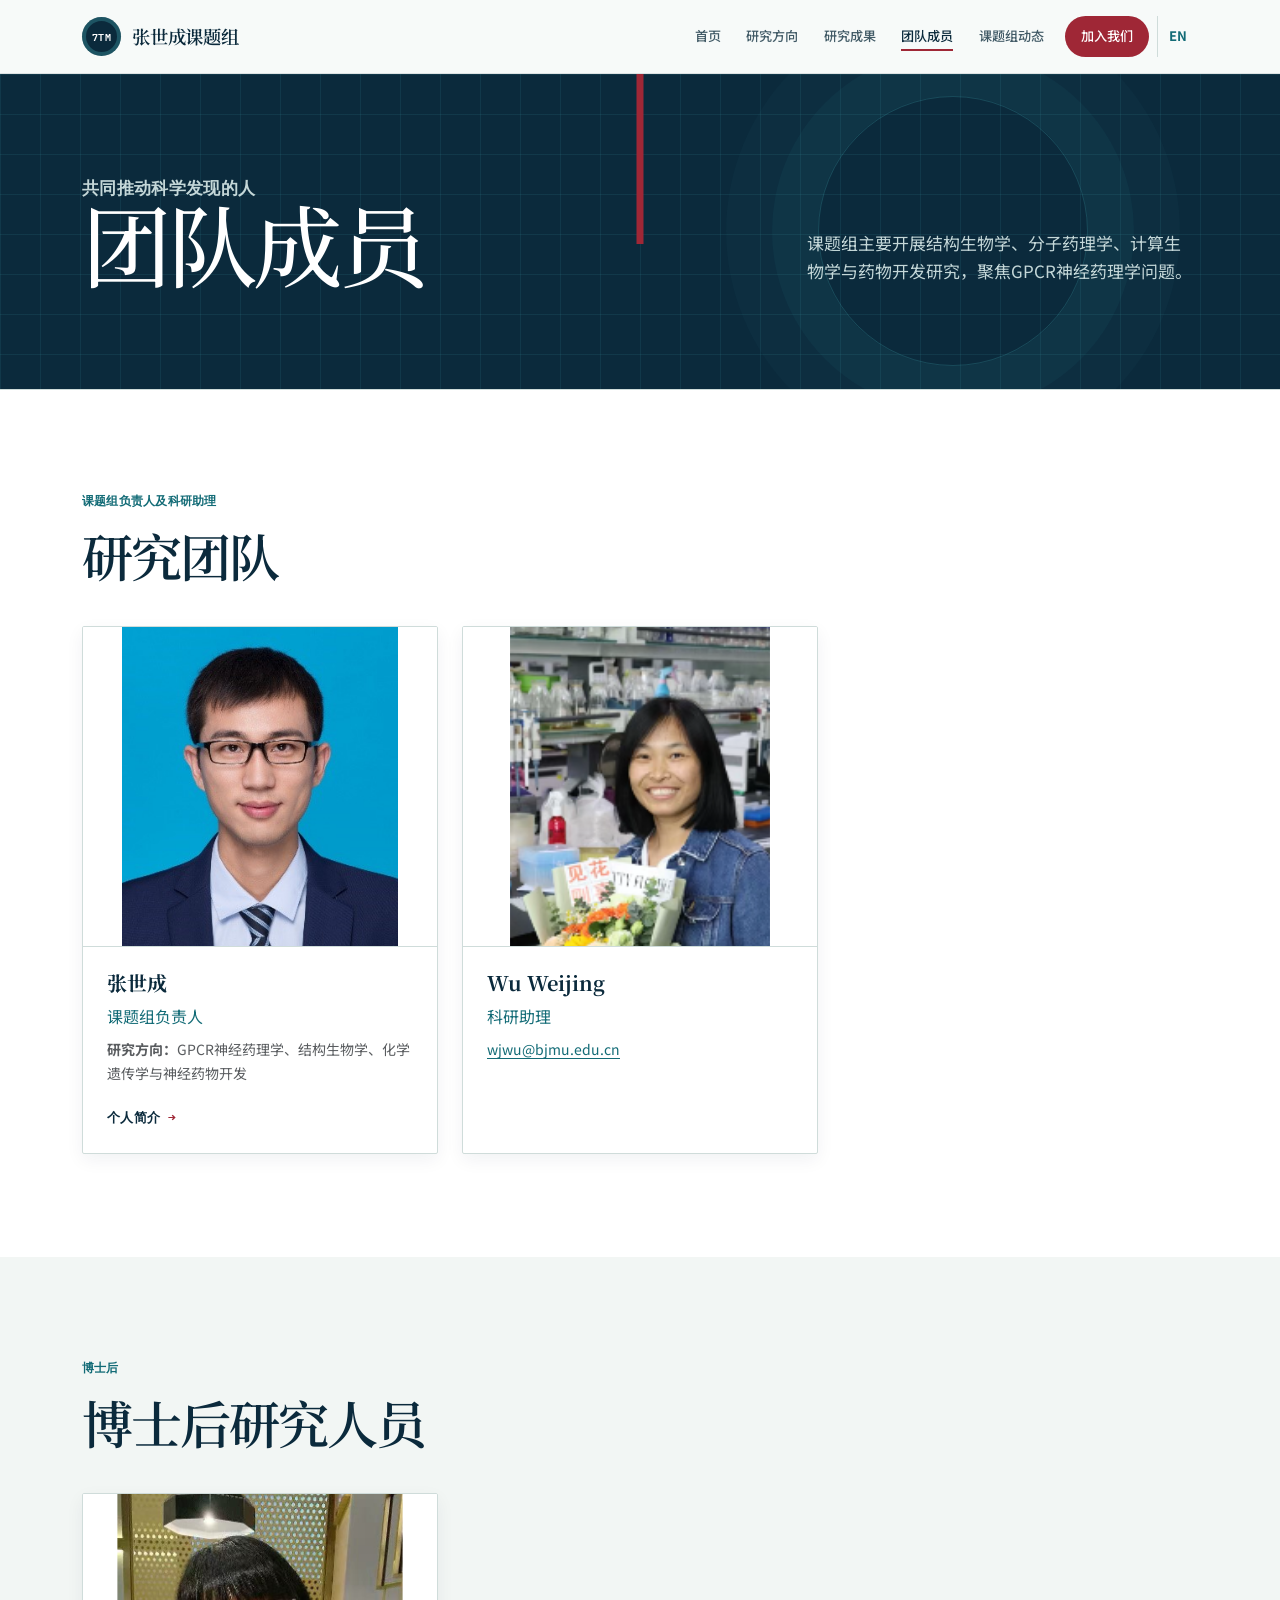
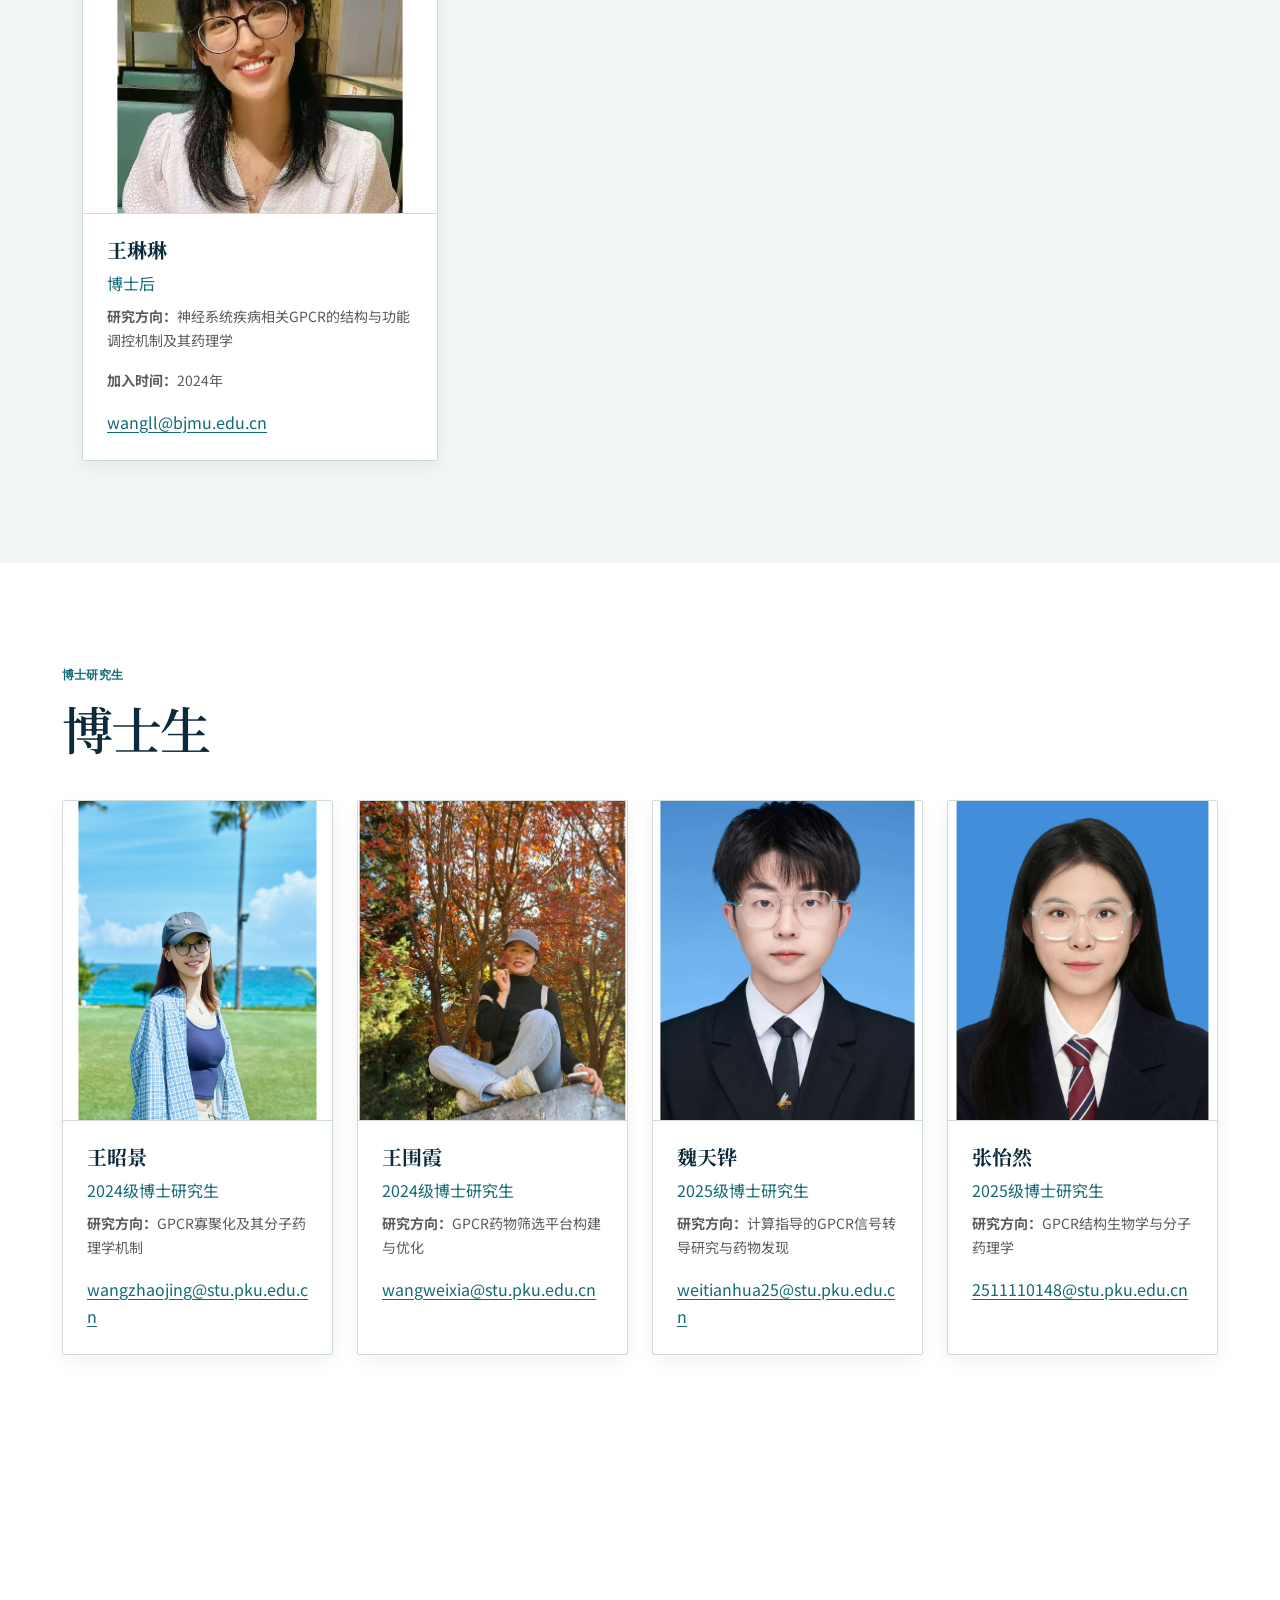
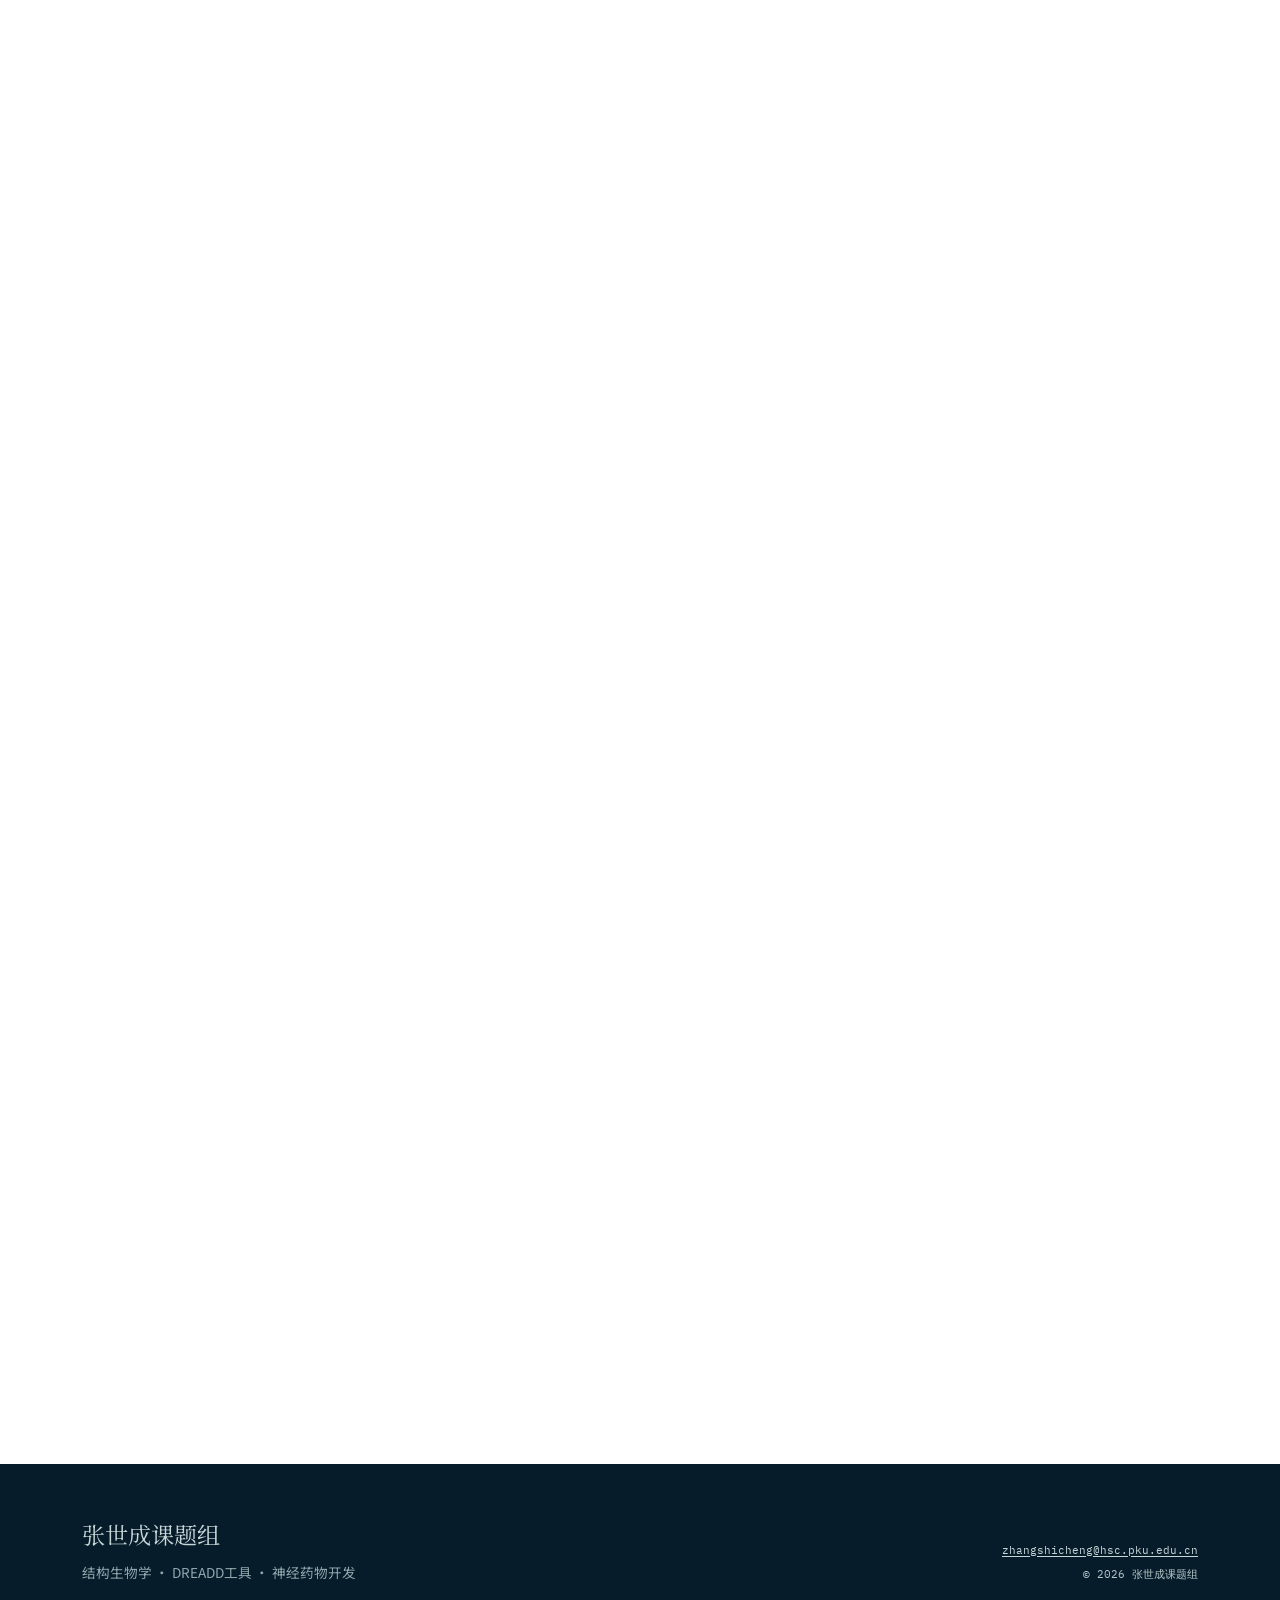
<file: cn/pages/members.html>
<!DOCTYPE html>
<html lang="zh-CN">
<head>
    <meta charset="UTF-8"><meta name="viewport" content="width=device-width, initial-scale=1.0"><meta name="description" content="北京大学张世成课题组团队成员。"><title>张世成课题组｜团队成员</title>
    <link rel="preconnect" href="https://fonts.googleapis.com"><link rel="preconnect" href="https://fonts.gstatic.com" crossorigin><link href="https://fonts.googleapis.com/css2?family=IBM+Plex+Mono:wght@400;500;600&family=Noto+Sans+SC:wght@400;500;600;700&family=Noto+Serif+SC:wght@500;600;700&display=swap" rel="stylesheet"><link href="https://cdn.jsdelivr.net/npm/bootstrap@5.3.0/dist/css/bootstrap.min.css" rel="stylesheet"><link rel="stylesheet" href="https://cdn.jsdelivr.net/npm/bootstrap-icons@1.10.0/font/bootstrap-icons.css"><link rel="stylesheet" href="../../css/style.css">
</head>
<body class="site-cn">
    <nav class="navbar navbar-expand-lg fixed-top" aria-label="主导航"><div class="container"><a class="navbar-brand" href="../index.html" aria-label="张世成课题组首页"><span class="brand-signal" aria-hidden="true">7TM</span><span>张世成课题组</span></a><button class="navbar-toggler" type="button" data-bs-toggle="collapse" data-bs-target="#navbarNav" aria-controls="navbarNav" aria-expanded="false" aria-label="展开导航"><span class="navbar-toggler-icon"></span></button><div class="collapse navbar-collapse" id="navbarNav"><ul class="navbar-nav ms-auto"><li class="nav-item"><a class="nav-link" href="../index.html">首页</a></li><li class="nav-item"><a class="nav-link" href="research.html">研究方向</a></li><li class="nav-item"><a class="nav-link" href="publications.html">研究成果</a></li><li class="nav-item"><a class="nav-link active" href="members.html">团队成员</a></li><li class="nav-item"><a class="nav-link" href="news.html">课题组动态</a></li><li class="nav-item"><a class="nav-link nav-join" href="join.html">加入我们</a></li><li class="nav-item"><a class="nav-link language-switch" href="../../pages/members.html" lang="en" hreflang="en">EN</a></li></ul></div></div></nav>

    <main class="main-content">
        <header class="page-header"><div class="container page-header-grid"><div><p class="section-kicker">共同推动科学发现的人</p><h1>团队成员</h1></div><p>课题组主要开展结构生物学、分子药理学、计算生物学与药物开发研究，聚焦GPCR神经药理学问题。</p></div></header>

        <section class="members-section team-group"><div class="container"><div class="team-heading"><p class="section-kicker">课题组负责人及科研助理</p><h2>研究团队</h2></div><div class="row g-4">
            <div class="col-md-6 col-lg-4"><article class="member-card"><div class="member-photo"><img src="../../Zhang/Photo.jpg" alt="张世成"></div><div class="member-info"><h5>张世成</h5><p class="text-primary mb-2">课题组负责人</p><p class="text-muted small"><strong>研究方向：</strong>GPCR神经药理学、结构生物学、化学遗传学与神经药物开发</p><a class="text-link" href="leader.html">个人简介 <span aria-hidden="true">&rarr;</span></a></div></article></div>
            <div class="col-md-6 col-lg-4"><article class="member-card"><div class="member-photo"><img src="../../Members/WWJ-Photo.png" alt="Wu Weijing"></div><div class="member-info"><h5>Wu Weijing</h5><p class="text-primary mb-2">科研助理</p><p class="text-muted small"><a href="mailto:wjwu@bjmu.edu.cn">wjwu@bjmu.edu.cn</a></p></div></article></div>
        </div></div></section>

        <section class="members-section team-group bg-light"><div class="container"><div class="team-heading"><p class="section-kicker">博士后</p><h2>博士后研究人员</h2></div><div class="row g-4">
            <div class="col-md-6 col-lg-4"><article class="member-card"><div class="member-photo"><img src="../../Members/WLL-Photo.jpg" alt="王琳琳"></div><div class="member-info"><h5>王琳琳</h5><p class="text-primary mb-2">博士后</p><p class="text-muted small"><strong>研究方向：</strong>神经系统疾病相关GPCR的结构与功能调控机制及其药理学</p><p class="text-muted small"><strong>加入时间：</strong>2024年</p><a href="mailto:wangll@bjmu.edu.cn">wangll@bjmu.edu.cn</a></div></article></div>
        </div></div></section>

        <section class="members-section team-group members-roster"><div class="container"><div class="team-heading"><p class="section-kicker">博士研究生</p><h2>博士生</h2></div><div class="row g-4">
            <div class="col-md-6 col-lg-3"><article class="member-card"><div class="member-photo"><img src="../../Members/WZJ-Photo.jpg" alt="王昭景"></div><div class="member-info"><h5>王昭景</h5><p class="text-primary mb-2">2024级博士研究生</p><p class="text-muted small"><strong>研究方向：</strong>GPCR寡聚化及其分子药理学机制</p><a href="mailto:wangzhaojing@stu.pku.edu.cn">wangzhaojing@stu.pku.edu.cn</a></div></article></div>
            <div class="col-md-6 col-lg-3"><article class="member-card"><div class="member-photo"><img src="../../Members/WWX-Photo.jpg" alt="王围霞"></div><div class="member-info"><h5>王围霞</h5><p class="text-primary mb-2">2024级博士研究生</p><p class="text-muted small"><strong>研究方向：</strong>GPCR药物筛选平台构建与优化</p><a href="mailto:wangweixia@stu.pku.edu.cn">wangweixia@stu.pku.edu.cn</a></div></article></div>
            <div class="col-md-6 col-lg-3"><article class="member-card"><div class="member-photo"><img src="../../Members/WeiTH-Photo.jpg" alt="魏天铧"></div><div class="member-info"><h5>魏天铧</h5><p class="text-primary mb-2">2025级博士研究生</p><p class="text-muted small"><strong>研究方向：</strong>计算指导的GPCR信号转导研究与药物发现</p><a href="mailto:weitianhua25@stu.pku.edu.cn">weitianhua25@stu.pku.edu.cn</a></div></article></div>
            <div class="col-md-6 col-lg-3"><article class="member-card"><div class="member-photo"><img src="../../Members/ZYR-Photo.jpg" alt="张怡然"></div><div class="member-info"><h5>张怡然</h5><p class="text-primary mb-2">2025级博士研究生</p><p class="text-muted small"><strong>研究方向：</strong>GPCR结构生物学与分子药理学</p><a href="mailto:2511110148@stu.pku.edu.cn">2511110148@stu.pku.edu.cn</a></div></article></div>
            <div class="col-md-6 col-lg-3"><article class="member-card"><div class="member-info"><h5>刘佳萌</h5><p class="text-primary mb-2">2026级博士研究生</p><p class="text-muted small"><strong>研究方向：</strong>GPCR的分子与结构药理学</p></div></article></div>
            <div class="col-md-6 col-lg-3"><article class="member-card"><div class="member-info"><h5>栾晨宇</h5><p class="text-primary mb-2">2026级博士研究生</p><p class="text-muted small"><strong>研究方向：</strong>GPCR的分子与结构药理学</p></div></article></div>
        </div></div></section>

        <section class="members-section team-group bg-light members-roster"><div class="container"><div class="team-heading"><p class="section-kicker">硕士研究生</p><h2>硕士生</h2></div><div class="row g-4">
            <div class="col-md-6 col-lg-3"><article class="member-card"><div class="member-photo"><img src="../../Members/JYX-Photo.jpg" alt="金宇星"></div><div class="member-info"><h5>金宇星</h5><p class="text-primary mb-2">硕士研究生</p><p class="text-muted small"><strong>研究方向：</strong>GPCR分子与结构药理学</p><a href="mailto:2110307306@stu.pku.edu.cn">2110307306@stu.pku.edu.cn</a></div></article></div>
            <div class="col-md-6 col-lg-3"><article class="member-card"><div class="member-photo"><img src="../../Members/HY-Photo.jpg" alt="杭奕"></div><div class="member-info"><h5>杭奕</h5><p class="text-primary mb-2">硕士研究生</p><p class="text-muted small"><strong>研究方向：</strong>化学遗传学工具开发与药物筛选平台开发</p><a href="mailto:2110307204@stu.pku.edu.cn">2110307204@stu.pku.edu.cn</a></div></article></div>
            <div class="col-md-6 col-lg-3"><article class="member-card"><div class="member-photo"><img src="../../Members/LRX-Photo.jpg" alt="刘镕郗"></div><div class="member-info"><h5>刘镕郗</h5><p class="text-primary mb-2">硕士研究生</p><p class="text-muted small"><strong>研究方向：</strong>计算指导的化学遗传学工具开发</p><a href="mailto:2210307327@stu.pku.edu.cn">2210307327@stu.pku.edu.cn</a></div></article></div>
            <div class="col-md-6 col-lg-3"><article class="member-card"><div class="member-photo"><img src="../../Members/ML-Photo.jpg" alt="明朗"></div><div class="member-info"><h5>明朗</h5><p class="text-primary mb-2">硕士研究生</p><p class="text-muted small"><strong>研究方向：</strong>化学遗传学工具的解析与开发</p><a href="mailto:ml3194829497@stu.pku.edu.cn">ml3194829497@stu.pku.edu.cn</a></div></article></div>
            <div class="col-md-6 col-lg-3"><article class="member-card"><div class="member-info"><h5>李亭璁</h5><p class="text-primary mb-2">2023级硕士研究生</p><p class="text-muted small"><strong>研究方向：</strong>GPCR的信号转导机制研究</p></div></article></div>
            <div class="col-md-6 col-lg-3"><article class="member-card"><div class="member-info"><h5>何坎珂</h5><p class="text-primary mb-2">2023级硕士研究生</p><p class="text-muted small"><strong>研究方向：</strong>药物筛选与靶标发现</p></div></article></div>
            <div class="col-md-6 col-lg-3"><article class="member-card"><div class="member-info"><h5>程李翔</h5><p class="text-primary mb-2">2025级硕士研究生</p><p class="text-muted small"><strong>研究方向：</strong>新型化学遗传学工具开发</p></div></article></div>
        </div></div></section>

        <section class="research-cta"><div class="container research-cta-grid"><div><p class="section-kicker">加入团队</p><h2>一起提出更好的问题。</h2></div><div><p>课题组持续招募博士后、博士研究生和硕士研究生。</p><a href="join.html" class="btn btn-primary-custom">查看招募信息 <span aria-hidden="true">&rarr;</span></a></div></div></section>
    </main>

    <footer class="footer"><div class="container footer-grid"><div><a class="footer-brand" href="../index.html">张世成课题组</a><p>结构生物学 · DREADD工具 · 神经药物开发</p></div><div class="footer-contact"><a href="mailto:zhangshicheng@hsc.pku.edu.cn">zhangshicheng@hsc.pku.edu.cn</a><span>&copy; 2026 张世成课题组</span></div></div></footer>
    <script src="https://cdn.jsdelivr.net/npm/bootstrap@5.3.0/dist/js/bootstrap.bundle.min.js"></script><script src="../../js/script.js"></script>
</body>
</html>
</file>
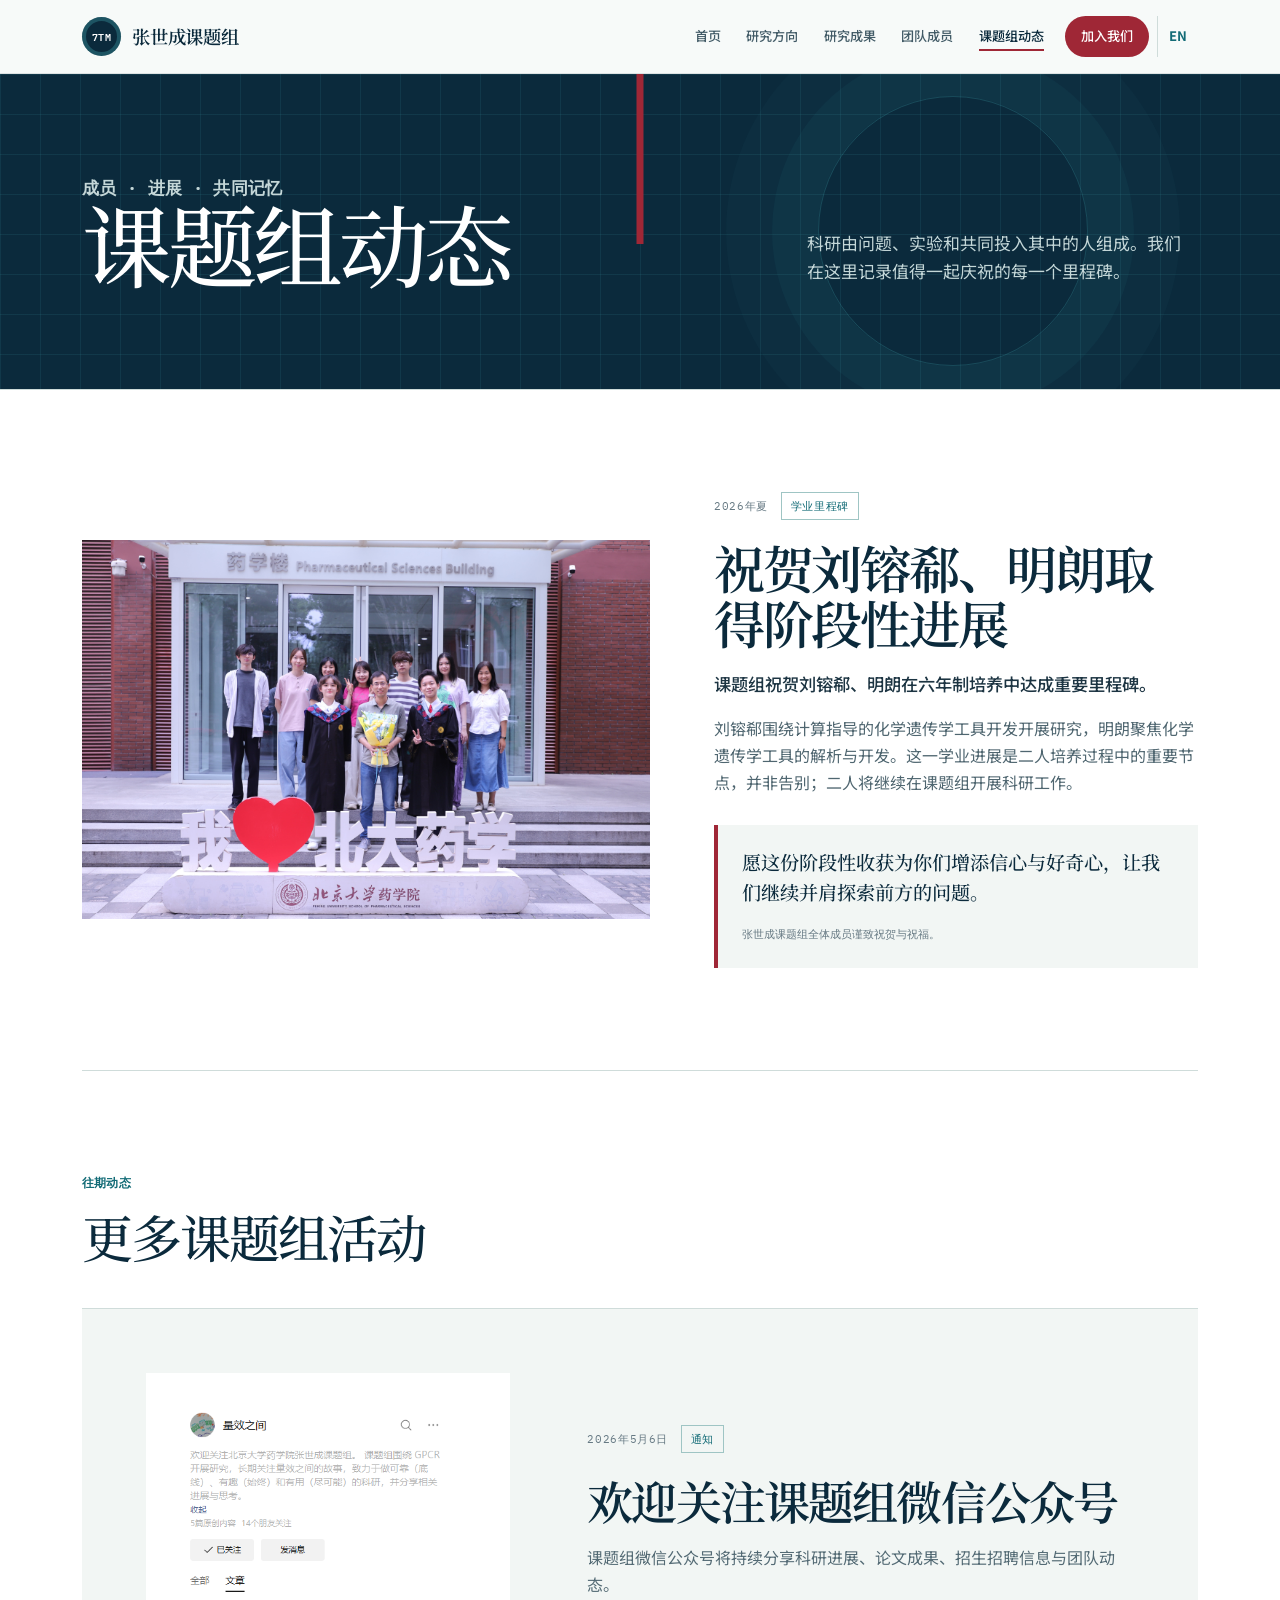
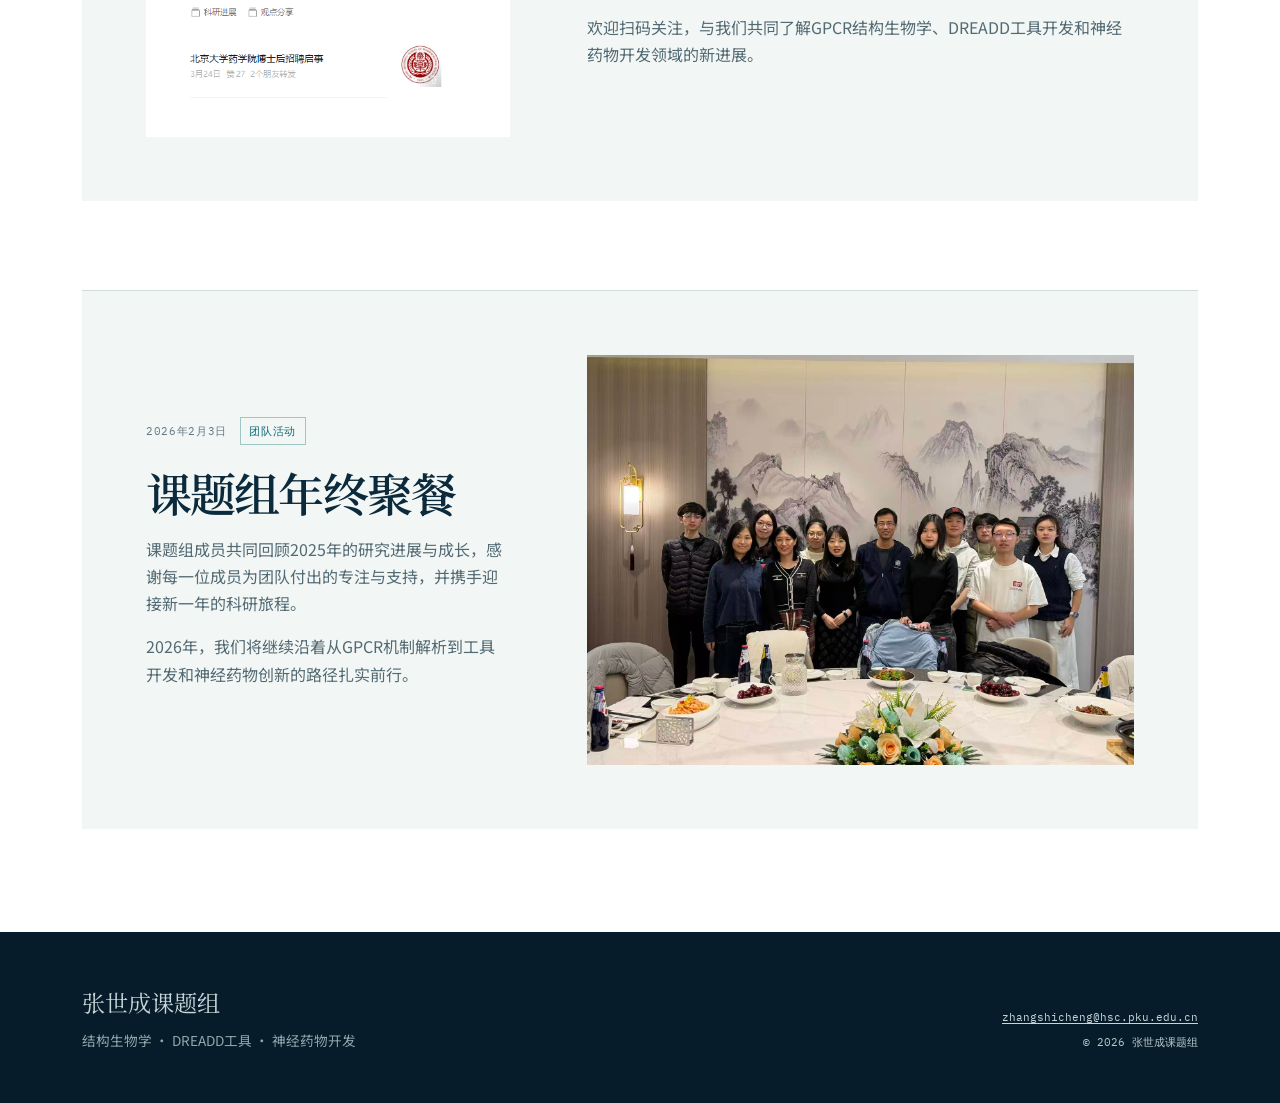
<file: cn/pages/news.html>
<!DOCTYPE html>
<html lang="zh-CN">
<head>
    <meta charset="UTF-8"><meta name="viewport" content="width=device-width, initial-scale=1.0"><meta name="description" content="张世成课题组论文发表、团队活动与成长记录。"><title>张世成课题组｜课题组动态</title>
    <link rel="preconnect" href="https://fonts.googleapis.com"><link rel="preconnect" href="https://fonts.gstatic.com" crossorigin><link href="https://fonts.googleapis.com/css2?family=IBM+Plex+Mono:wght@400;500;600&family=Noto+Sans+SC:wght@400;500;600;700&family=Noto+Serif+SC:wght@500;600;700&display=swap" rel="stylesheet">
    <link href="https://cdn.jsdelivr.net/npm/bootstrap@5.3.0/dist/css/bootstrap.min.css" rel="stylesheet"><link rel="stylesheet" href="https://cdn.jsdelivr.net/npm/bootstrap-icons@1.10.0/font/bootstrap-icons.css"><link rel="stylesheet" href="../../css/style.css">
</head>
<body class="site-cn">
    <nav class="navbar navbar-expand-lg fixed-top" aria-label="主导航"><div class="container"><a class="navbar-brand" href="../index.html" aria-label="张世成课题组首页"><span class="brand-signal" aria-hidden="true">7TM</span><span>张世成课题组</span></a><button class="navbar-toggler" type="button" data-bs-toggle="collapse" data-bs-target="#navbarNav" aria-controls="navbarNav" aria-expanded="false" aria-label="展开导航"><span class="navbar-toggler-icon"></span></button><div class="collapse navbar-collapse" id="navbarNav"><ul class="navbar-nav ms-auto"><li class="nav-item"><a class="nav-link" href="../index.html">首页</a></li><li class="nav-item"><a class="nav-link" href="research.html">研究方向</a></li><li class="nav-item"><a class="nav-link" href="publications.html">研究成果</a></li><li class="nav-item"><a class="nav-link" href="members.html">团队成员</a></li><li class="nav-item"><a class="nav-link active" href="news.html">课题组动态</a></li><li class="nav-item"><a class="nav-link nav-join" href="join.html">加入我们</a></li><li class="nav-item"><a class="nav-link language-switch" href="../../pages/news.html" lang="en" hreflang="en">EN</a></li></ul></div></div></nav>

    <main class="main-content">
        <header class="page-header lab-life-header"><div class="container page-header-grid"><div><p class="section-kicker">成员 · 进展 · 共同记忆</p><h1>课题组动态</h1></div><p>科研由问题、实验和共同投入其中的人组成。我们在这里记录值得一起庆祝的每一个里程碑。</p></div></header>
        <section class="news-list"><div class="container">
            <article class="story story-photo">
                <div class="story-media"><img src="../../images/graduation-2026.jpg" alt="张世成课题组成员在药学楼前庆祝刘镕郗和明朗取得阶段性进展"></div>
                <div class="story-content"><div class="story-meta"><time datetime="2026-07">2026年夏</time><span>学业里程碑</span></div><h2>祝贺刘镕郗、明朗取得阶段性进展</h2><p class="story-lead">课题组祝贺刘镕郗、明朗在六年制培养中达成重要里程碑。</p><p>刘镕郗围绕计算指导的化学遗传学工具开发开展研究，明朗聚焦化学遗传学工具的解析与开发。这一学业进展是二人培养过程中的重要节点，并非告别；二人将继续在课题组开展科研工作。</p><div class="blessing-box"><p class="blessing-text">愿这份阶段性收获为你们增添信心与好奇心，让我们继续并肩探索前方的问题。</p><span>张世成课题组全体成员谨致祝贺与祝福。</span></div></div>
            </article>
            <div class="news-archive-heading"><p class="section-kicker">往期动态</p><h2>更多课题组活动</h2></div>
            <div class="activity-stream">
                <article class="activity-row activity-row-wechat"><div class="activity-media activity-media-square"><img src="../../News/公众号.png" alt="张世成课题组微信公众号二维码" loading="lazy"></div><div class="activity-copy"><div class="story-meta"><time datetime="2026-05-06">2026年5月6日</time><span>通知</span></div><h3>欢迎关注课题组微信公众号</h3><p>课题组微信公众号将持续分享科研进展、论文成果、招生招聘信息与团队动态。</p><p>欢迎扫码关注，与我们共同了解GPCR结构生物学、DREADD工具开发和神经药物开发领域的新进展。</p></div></article>
                <article class="activity-row activity-row-reverse"><div class="activity-media"><img src="../../images/年终聚餐2.3.jpg" alt="张世成课题组2025年度聚餐合影" loading="lazy"></div><div class="activity-copy"><div class="story-meta"><time datetime="2026-02-03">2026年2月3日</time><span>团队活动</span></div><h3>课题组年终聚餐</h3><p>课题组成员共同回顾2025年的研究进展与成长，感谢每一位成员为团队付出的专注与支持，并携手迎接新一年的科研旅程。</p><p>2026年，我们将继续沿着从GPCR机制解析到工具开发和神经药物创新的路径扎实前行。</p></div></article>
            </div>
        </div></section>
    </main>

    <footer class="footer"><div class="container footer-grid"><div><a class="footer-brand" href="../index.html">张世成课题组</a><p>结构生物学 · DREADD工具 · 神经药物开发</p></div><div class="footer-contact"><a href="mailto:zhangshicheng@hsc.pku.edu.cn">zhangshicheng@hsc.pku.edu.cn</a><span>&copy; 2026 张世成课题组</span></div></div></footer>
    <script src="https://cdn.jsdelivr.net/npm/bootstrap@5.3.0/dist/js/bootstrap.bundle.min.js"></script><script src="../../js/script.js"></script>
</body>
</html>
</file>
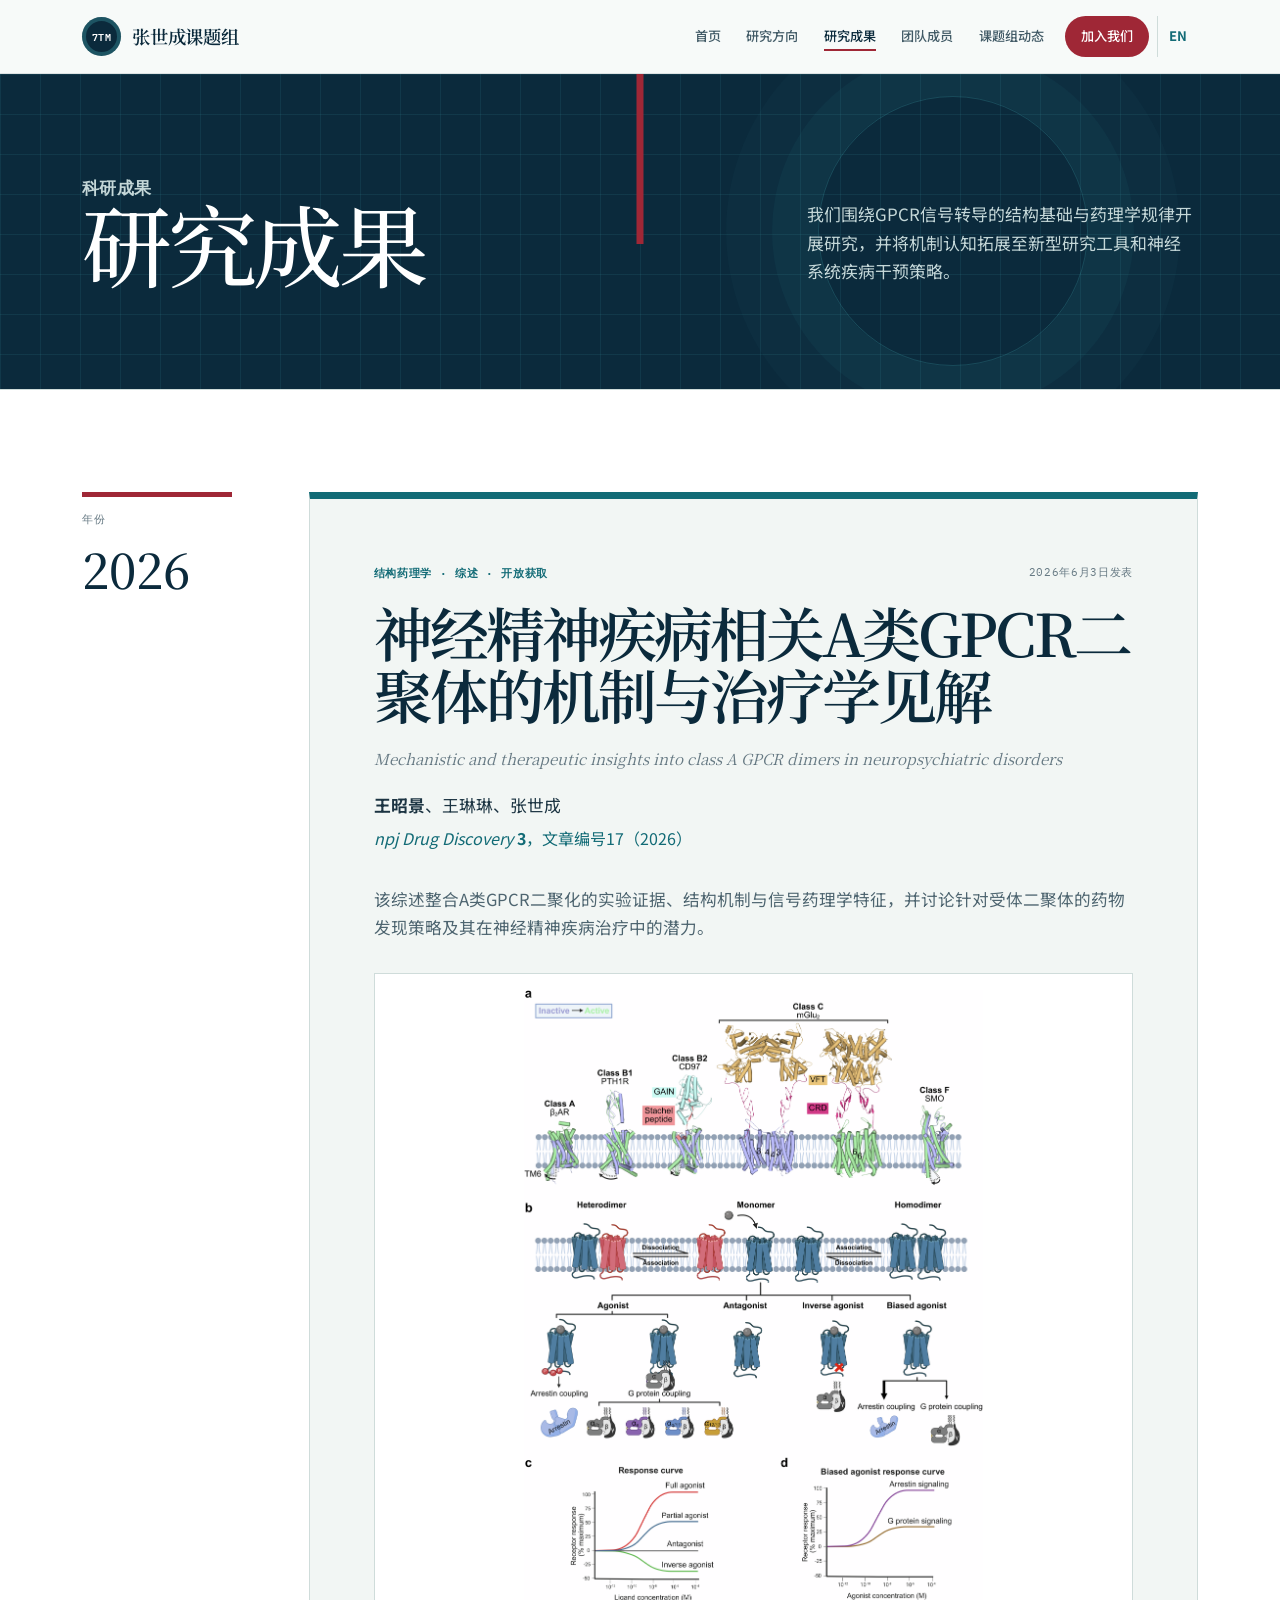
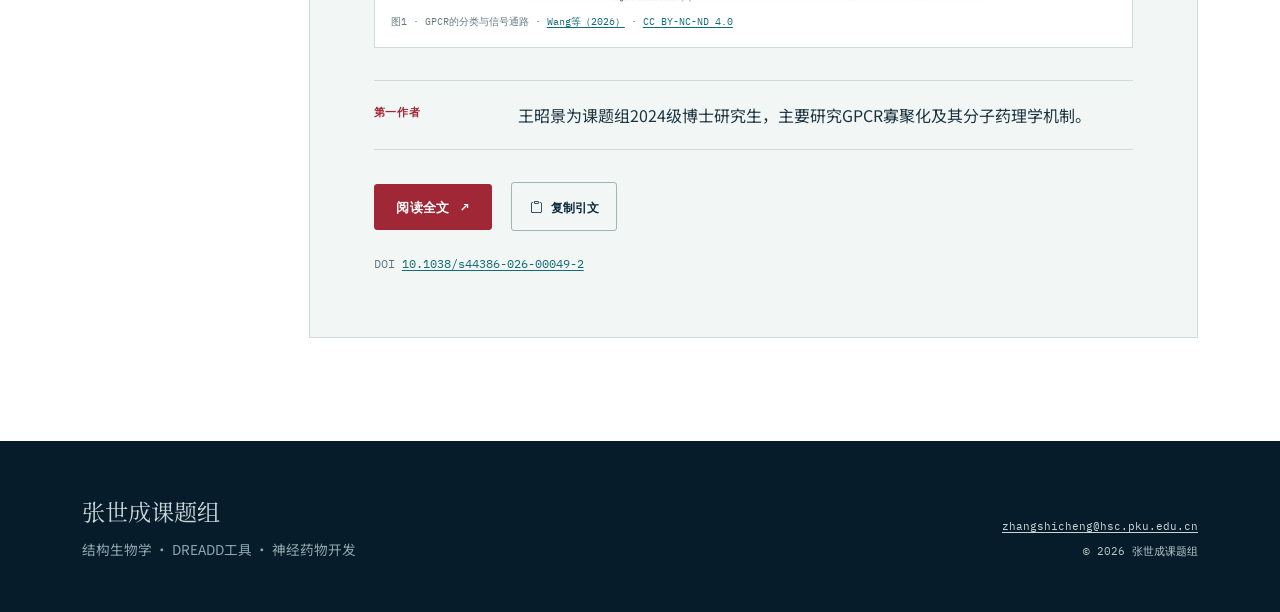
<file: cn/pages/publications.html>
<!DOCTYPE html>
<html lang="zh-CN">
<head>
    <meta charset="UTF-8">
    <meta name="viewport" content="width=device-width, initial-scale=1.0">
    <meta name="description" content="北京大学张世成课题组研究成果。">
    <title>张世成课题组｜研究成果</title>
    <link rel="preconnect" href="https://fonts.googleapis.com"><link rel="preconnect" href="https://fonts.gstatic.com" crossorigin>
    <link href="https://fonts.googleapis.com/css2?family=IBM+Plex+Mono:wght@400;500;600&family=Noto+Sans+SC:wght@400;500;600;700&family=Noto+Serif+SC:wght@500;600;700&display=swap" rel="stylesheet">
    <link href="https://cdn.jsdelivr.net/npm/bootstrap@5.3.0/dist/css/bootstrap.min.css" rel="stylesheet"><link rel="stylesheet" href="https://cdn.jsdelivr.net/npm/bootstrap-icons@1.10.0/font/bootstrap-icons.css"><link rel="stylesheet" href="../../css/style.css?v=20260804-9">
</head>
<body class="site-cn">
    <nav class="navbar navbar-expand-lg fixed-top" aria-label="主导航"><div class="container"><a class="navbar-brand" href="../index.html" aria-label="张世成课题组首页"><span class="brand-signal" aria-hidden="true">7TM</span><span>张世成课题组</span></a><button class="navbar-toggler" type="button" data-bs-toggle="collapse" data-bs-target="#navbarNav" aria-controls="navbarNav" aria-expanded="false" aria-label="展开导航"><span class="navbar-toggler-icon"></span></button><div class="collapse navbar-collapse" id="navbarNav"><ul class="navbar-nav ms-auto"><li class="nav-item"><a class="nav-link" href="../index.html">首页</a></li><li class="nav-item"><a class="nav-link" href="research.html">研究方向</a></li><li class="nav-item"><a class="nav-link active" href="publications.html">研究成果</a></li><li class="nav-item"><a class="nav-link" href="members.html">团队成员</a></li><li class="nav-item"><a class="nav-link" href="news.html">课题组动态</a></li><li class="nav-item"><a class="nav-link nav-join" href="join.html">加入我们</a></li><li class="nav-item"><a class="nav-link language-switch" href="../../pages/publications.html" lang="en" hreflang="en">EN</a></li></ul></div></div></nav>

    <main class="main-content">
        <header class="page-header publications-header"><div class="container page-header-grid"><div><p class="section-kicker">科研成果</p><h1>研究成果</h1></div><p>我们围绕GPCR信号转导的结构基础与药理学规律开展研究，并将机制认知拓展至新型研究工具和神经系统疾病干预策略。</p></div></header>
        <section class="publications-list" aria-labelledby="publications-2026-cn"><div class="container"><div class="year-rail">
            <div class="year-marker"><span>年份</span><strong id="publications-2026-cn">2026</strong></div>
            <article class="publication-entry featured-publication">
                <div class="publication-entry-topline"><span class="publication-type">结构药理学 · 综述 · 开放获取</span><time datetime="2026-06-03">2026年6月3日发表</time></div>
                <h2>神经精神疾病相关A类GPCR二聚体的机制与治疗学见解</h2>
                <p class="original-title original-title-dark">Mechanistic and therapeutic insights into class A GPCR dimers in neuropsychiatric disorders</p>
                <p class="publication-entry-authors"><strong>王昭景</strong>、王琳琳、张世成</p>
                <p class="journal-line"><em>npj Drug Discovery</em> <strong>3</strong>，文章编号17（2026）</p>
                <p class="publication-summary">该综述整合A类GPCR二聚化的实验证据、结构机制与信号药理学特征，并讨论针对受体二聚体的药物发现策略及其在神经精神疾病治疗中的潜力。</p>
                <figure class="publication-figure" style="max-width:100%;overflow:hidden;"><img src="../../images/publication-wang-2026-fig1.png" alt="Wang等2026年论文图1，展示GPCR分类、激活特征、配体效能和偏向性信号" loading="lazy" style="display:block;width:100%;max-width:100%;height:clamp(420px,68vh,680px);object-fit:contain;"><figcaption>图1 · GPCR的分类与信号通路 · <a href="https://doi.org/10.1038/s44386-026-00049-2" target="_blank" rel="noopener noreferrer">Wang等（2026）</a> · <a href="https://creativecommons.org/licenses/by-nc-nd/4.0/" target="_blank" rel="noopener noreferrer">CC BY-NC-ND 4.0</a></figcaption></figure>
                <div class="first-author-note"><span class="note-label">第一作者</span><p>王昭景为课题组2024级博士研究生，主要研究GPCR寡聚化及其分子药理学机制。</p></div>
                <div class="publication-entry-actions"><a href="https://doi.org/10.1038/s44386-026-00049-2" target="_blank" rel="noopener noreferrer" class="btn btn-primary-custom">阅读全文 <span aria-hidden="true">↗</span></a><button class="citation-copy" type="button" data-citation="Wang, Z., Wang, L. &amp; Zhang, S. Mechanistic and therapeutic insights into class A GPCR dimers in neuropsychiatric disorders. npj Drug Discov. 3, 17 (2026). https://doi.org/10.1038/s44386-026-00049-2"><i class="bi bi-clipboard" aria-hidden="true"></i><span>复制引文</span></button></div>
                <p class="doi-line">DOI <a href="https://doi.org/10.1038/s44386-026-00049-2" target="_blank" rel="noopener noreferrer">10.1038/s44386-026-00049-2</a></p>
            </article>
        </div></div></section>
    </main>

    <footer class="footer"><div class="container footer-grid"><div><a class="footer-brand" href="../index.html">张世成课题组</a><p>结构生物学 · DREADD工具 · 神经药物开发</p></div><div class="footer-contact"><a href="mailto:zhangshicheng@hsc.pku.edu.cn">zhangshicheng@hsc.pku.edu.cn</a><span>&copy; 2026 张世成课题组</span></div></div></footer>
    <script src="https://cdn.jsdelivr.net/npm/bootstrap@5.3.0/dist/js/bootstrap.bundle.min.js"></script><script src="../../js/script.js"></script>
</body>
</html>
</file>
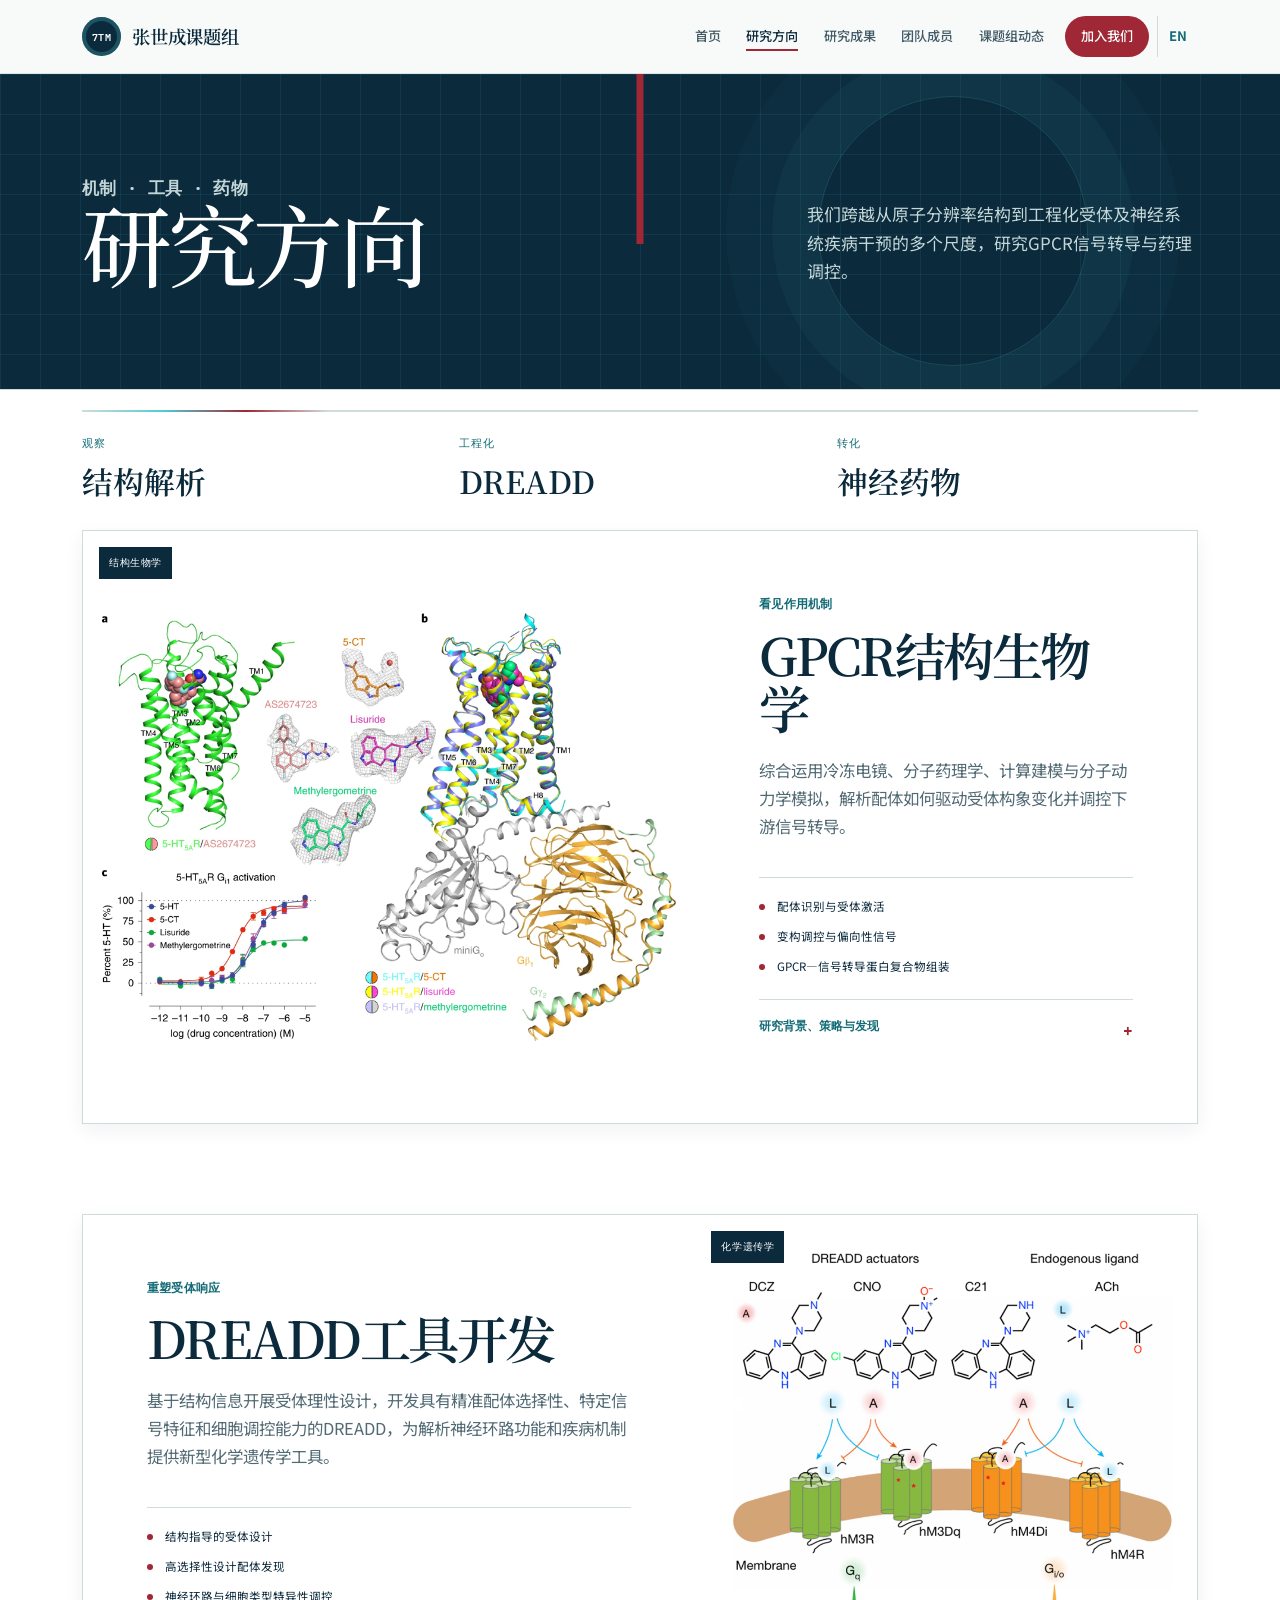
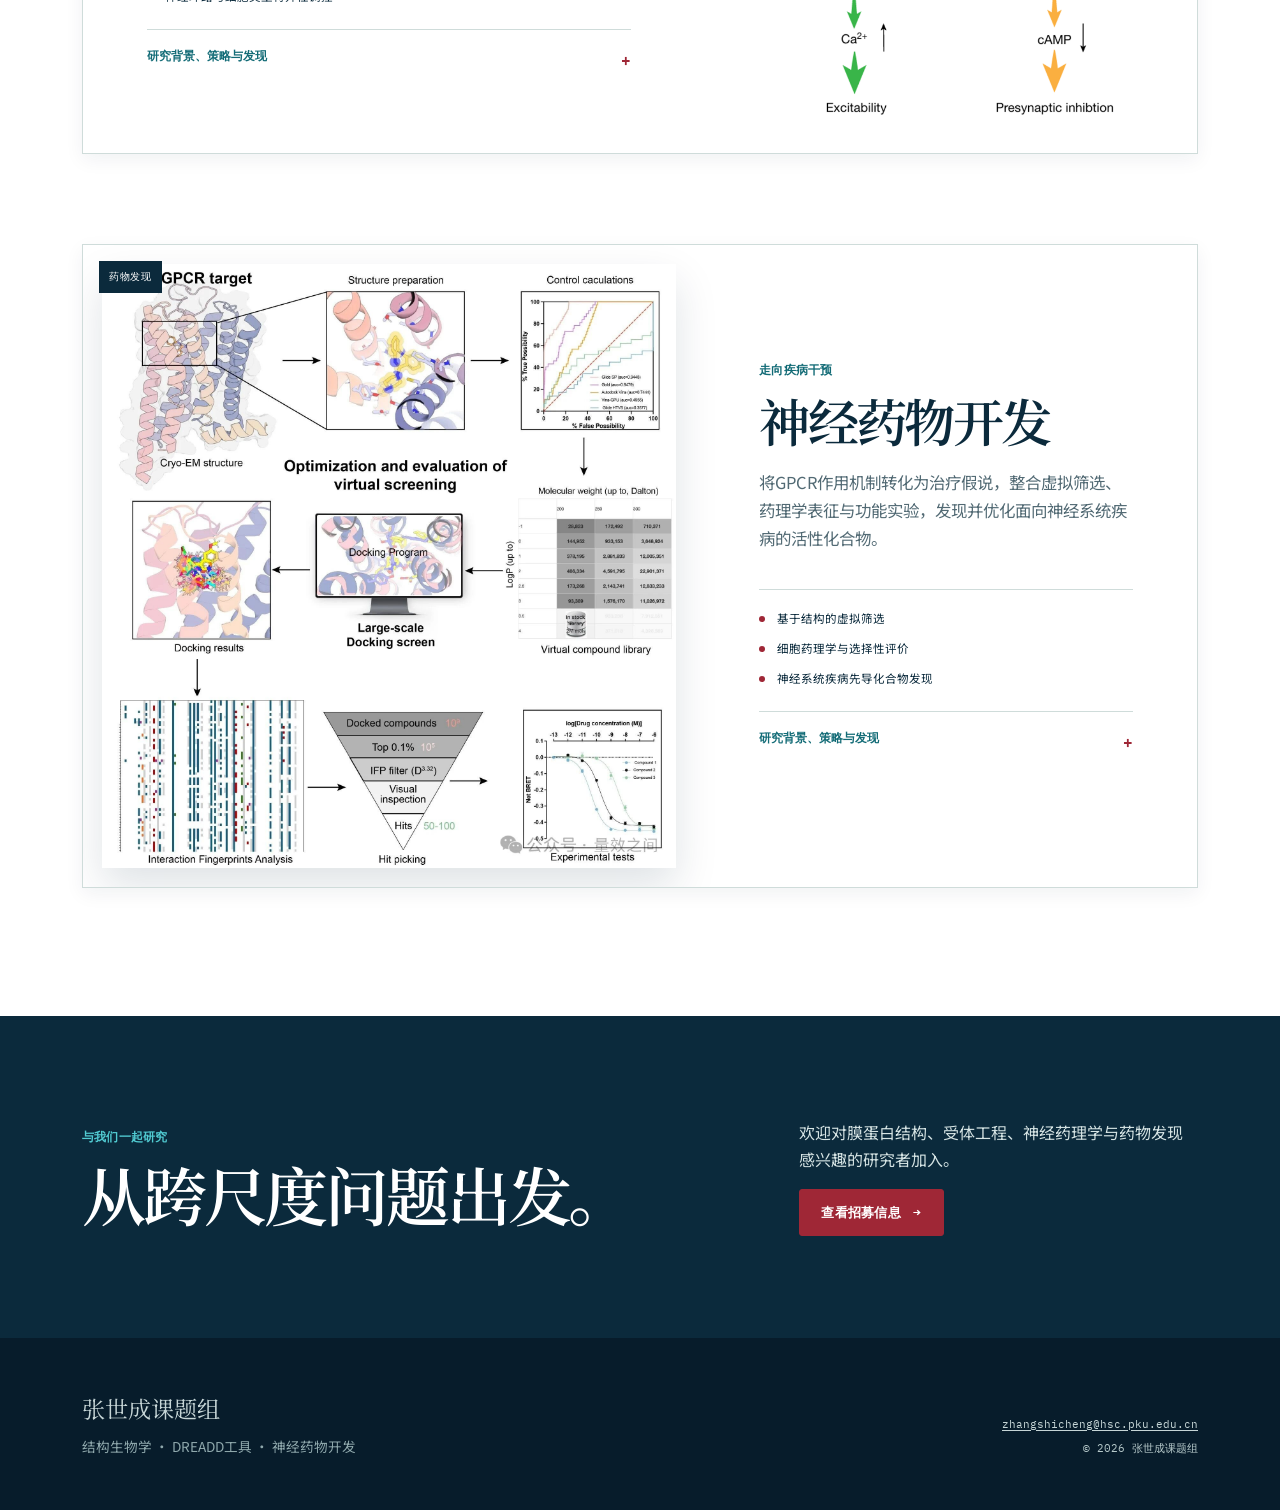
<file: cn/pages/research.html>
<!DOCTYPE html>
<html lang="zh-CN">
<head>
    <meta charset="UTF-8">
    <meta name="viewport" content="width=device-width, initial-scale=1.0">
    <meta name="description" content="张世成课题组主要开展GPCR结构生物学、DREADD化学遗传学工具开发与神经药物开发研究。">
    <title>张世成课题组｜研究方向</title>
    <link rel="preconnect" href="https://fonts.googleapis.com"><link rel="preconnect" href="https://fonts.gstatic.com" crossorigin>
    <link href="https://fonts.googleapis.com/css2?family=IBM+Plex+Mono:wght@400;500;600&family=Noto+Sans+SC:wght@400;500;600;700&family=Noto+Serif+SC:wght@500;600;700&display=swap" rel="stylesheet">
    <link href="https://cdn.jsdelivr.net/npm/bootstrap@5.3.0/dist/css/bootstrap.min.css" rel="stylesheet">
    <link rel="stylesheet" href="https://cdn.jsdelivr.net/npm/bootstrap-icons@1.10.0/font/bootstrap-icons.css">
    <link rel="stylesheet" href="../../css/style.css?v=20260804-6">
</head>
<body class="site-cn">
    <nav class="navbar navbar-expand-lg fixed-top" aria-label="主导航">
        <div class="container">
            <a class="navbar-brand" href="../index.html" aria-label="张世成课题组首页"><span class="brand-signal" aria-hidden="true">7TM</span><span>张世成课题组</span></a>
            <button class="navbar-toggler" type="button" data-bs-toggle="collapse" data-bs-target="#navbarNav" aria-controls="navbarNav" aria-expanded="false" aria-label="展开导航"><span class="navbar-toggler-icon"></span></button>
            <div class="collapse navbar-collapse" id="navbarNav"><ul class="navbar-nav ms-auto">
                <li class="nav-item"><a class="nav-link" href="../index.html">首页</a></li><li class="nav-item"><a class="nav-link active" href="research.html">研究方向</a></li><li class="nav-item"><a class="nav-link" href="publications.html">研究成果</a></li><li class="nav-item"><a class="nav-link" href="members.html">团队成员</a></li><li class="nav-item"><a class="nav-link" href="news.html">课题组动态</a></li><li class="nav-item"><a class="nav-link nav-join" href="join.html">加入我们</a></li><li class="nav-item"><a class="nav-link language-switch" href="../../pages/research.html" lang="en" hreflang="en">EN</a></li>
            </ul></div>
        </div>
    </nav>

    <main class="main-content">
        <header class="page-header research-page-header"><div class="container page-header-grid"><div><p class="section-kicker">机制 · 工具 · 药物</p><h1>研究方向</h1></div><p>我们跨越从原子分辨率结构到工程化受体及神经系统疾病干预的多个尺度，研究GPCR信号转导与药理调控。</p></div></header>

        <section class="research-manifesto" aria-label="一体化研究路径">
            <div class="container">
                <div class="research-route" aria-label="一体化研究路径"><div class="route-track" aria-hidden="true"><span></span></div><div class="route-node"><span>观察</span><strong>结构解析</strong></div><div class="route-node"><span>工程化</span><strong>DREADD</strong></div><div class="route-node"><span>转化</span><strong>神经药物</strong></div></div>
            </div>
        </section>

        <section class="research-pillars" aria-label="主要研究方向">
            <div class="container">
                <article class="research-pillar">
                    <div class="pillar-visual"><span class="pillar-tag">结构生物学</span><img src="../../images/Structure.png" alt="GPCR信号复合物结构模型" loading="lazy"></div>
                    <div class="pillar-copy"><p class="section-kicker">看见作用机制</p><h2>GPCR结构生物学</h2><p>综合运用冷冻电镜、分子药理学、计算建模与分子动力学模拟，解析配体如何驱动受体构象变化并调控下游信号转导。</p><ul class="pillar-points"><li>配体识别与受体激活</li><li>变构调控与偏向性信号</li><li>GPCR—信号转导蛋白复合物组装</li></ul><details class="research-details"><summary>研究背景、策略与发现 <span aria-hidden="true">+</span></summary><div class="research-details-body"><p><strong>科学问题</strong>配体识别如何重组GPCR保守微开关，并形成特定的信号转导蛋白偶联状态？</p><p><strong>研究策略</strong>将冷冻电镜结构解析与突变、细胞药理学、分子建模和动力学模拟结合。</p><p><strong>主要发现</strong>系统描绘配体特异性相互作用、激活相关螺旋位移与复合物组装的结构基础。</p><p><strong>代表性论文</strong> <a href="https://doi.org/10.1038/s44386-026-00049-2" target="_blank" rel="noopener noreferrer">Wang等，<em>npj Drug Discovery</em>（2026）↗</a></p></div></details></div>
                </article>
                <article class="research-pillar pillar-reverse">
                    <div class="pillar-visual"><span class="pillar-tag">化学遗传学</span><img src="../../images/dreadd.png" alt="DREADD受体工程与化学遗传学调控示意图" loading="lazy"></div>
                    <div class="pillar-copy"><p class="section-kicker">重塑受体响应</p><h2>DREADD工具开发</h2><p>基于结构信息开展受体理性设计，开发具有精准配体选择性、特定信号特征和细胞调控能力的DREADD，为解析神经环路功能和疾病机制提供新型化学遗传学工具。</p><ul class="pillar-points"><li>结构指导的受体设计</li><li>高选择性设计配体发现</li><li>神经环路与细胞类型特异性调控</li></ul><details class="research-details"><summary>研究背景、策略与发现 <span aria-hidden="true">+</span></summary><div class="research-details-body"><p><strong>科学问题</strong>能否在保持信号可控性的同时，理性重编受体激活与配体选择性？</p><p><strong>研究策略</strong>通过结构分析、受体工程、配体筛选与功能实验开展迭代设计。</p><p><strong>主要发现</strong>以结构—功能关系指导受体变体与选择性化学遗传配体的开发。</p><p><strong>代表性论文</strong> <a href="publications.html">查看论文目录 →</a></p></div></details></div>
                </article>
                <article class="research-pillar">
                    <div class="pillar-visual pillar-visual-screening"><span class="pillar-tag">药物发现</span><img src="../../images/VS.jpg" alt="神经药物计算筛选与实验评价流程" loading="lazy"></div>
                    <div class="pillar-copy"><p class="section-kicker">走向疾病干预</p><h2>神经药物开发</h2><p>将GPCR作用机制转化为治疗假说，整合虚拟筛选、药理学表征与功能实验，发现并优化面向神经系统疾病的活性化合物。</p><ul class="pillar-points"><li>基于结构的虚拟筛选</li><li>细胞药理学与选择性评价</li><li>神经系统疾病先导化合物发现</li></ul><details class="research-details"><summary>研究背景、策略与发现 <span aria-hidden="true">+</span></summary><div class="research-details-body"><p><strong>科学问题</strong>哪些受体构象与结合口袋特征可转化为具有选择性的治疗假说？</p><p><strong>研究策略</strong>将基于结构的虚拟筛选与细胞药理学、选择性评价和机制验证衔接。</p><p><strong>主要发现</strong>整合筛选可优先识别具有成药潜力的配体，并建立可验证的构效关系。</p><p><strong>代表性论文</strong> <a href="publications.html">查看论文目录 →</a></p></div></details></div>
                </article>
            </div>
        </section>

        <section class="research-cta"><div class="container research-cta-grid"><div><p class="section-kicker">与我们一起研究</p><h2>从跨尺度问题出发。</h2></div><div><p>欢迎对膜蛋白结构、受体工程、神经药理学与药物发现感兴趣的研究者加入。</p><a href="join.html" class="btn btn-primary-custom">查看招募信息 <span aria-hidden="true">&rarr;</span></a></div></div></section>
    </main>

    <footer class="footer"><div class="container footer-grid"><div><a class="footer-brand" href="../index.html">张世成课题组</a><p>结构生物学 · DREADD工具 · 神经药物开发</p></div><div class="footer-contact"><a href="mailto:zhangshicheng@hsc.pku.edu.cn">zhangshicheng@hsc.pku.edu.cn</a><span>&copy; 2026 张世成课题组</span></div></div></footer>
    <script src="https://cdn.jsdelivr.net/npm/bootstrap@5.3.0/dist/js/bootstrap.bundle.min.js"></script><script src="../../js/script.js"></script>
</body>
</html>
</file>
<file: css/style.css>
/* ===================================
   Zhang Lab Website Styles
   优雅的学术风格 - 改进配色方案
   =================================== */

/* 全局变量 - 新配色方案 */
:root {
    --primary-color: #1a5490;      /* 深蓝色 */
    --secondary-color: #2d6ba3;    /* 中蓝色 */
    --accent-color: #d4af37;       /* 金色点缀 */
    --text-dark: #2c3e50;          /* 深灰蓝 */
    --text-muted: #6c757d;         /* 灰色 */
    --bg-cream: #faf8f3;           /* 米白色背景 */
    --bg-white: #ffffff;
    --border-color: #e5e7eb;
    --shadow-sm: 0 1px 2px 0 rgba(0, 0, 0, 0.05);
    --shadow: 0 1px 3px 0 rgba(0, 0, 0, 0.1);
    --shadow-lg: 0 10px 15px -3px rgba(0, 0, 0, 0.1);
}

/* 基础样式 */
* {
    margin: 0;
    padding: 0;
    box-sizing: border-box;
}

body {
    font-family: 'Inter', -apple-system, BlinkMacSystemFont, 'Segoe UI', Roboto, sans-serif;
    color: var(--text-dark);
    line-height: 1.6;
    background-color: var(--bg-cream);
}

html {
    scroll-behavior: smooth;
}

/* 艺术字体标题 */
.lab-title {
    font-family: 'Playfair Display', serif;
    font-size: 5rem;
    font-weight: 900;
    color: var(--primary-color);
    letter-spacing: -0.02em;
    line-height: 1.1;
    text-shadow: 2px 2px 0px rgba(212, 175, 55, 0.1);
    margin-bottom: 1.5rem;
}

/* Hero Section */
.hero-section {
    background: linear-gradient(135deg, #faf8f3 0%, #f5f3ed 100%);
    padding: 120px 0 80px;
    min-height: 80vh;
    display: flex;
    align-items: center;
    position: relative;
    overflow: hidden;
}

.hero-section::before {
    content: '';
    position: absolute;
    top: -10%;
    right: -5%;
    width: 500px;
    height: 500px;
    background: radial-gradient(circle, rgba(26, 84, 144, 0.05) 0%, transparent 70%);
    border-radius: 50%;
}

/* 动态波浪背景 */
.wave-background {
    position: absolute;
    bottom: 0;
    left: 0;
    width: 100%;
    height: 150px;
    overflow: hidden;
    line-height: 0;
}

.wave {
    position: absolute;
    bottom: 0;
    left: 0;
    width: 200%;
    height: 100%;
    animation: wave-animation 15s linear infinite;
}

.wave2 {
    animation: wave-animation 20s linear infinite reverse;
    opacity: 0.5;
}

.wave-path {
    fill: rgba(26, 84, 144, 0.1);
}

.wave2 .wave-path {
    fill: rgba(212, 175, 55, 0.08);
}

@keyframes wave-animation {
    0% {
        transform: translateX(0);
    }
    100% {
        transform: translateX(-50%);
    }
}

.hero-section .container {
    position: relative;
    z-index: 2;
}

.min-vh-80 {
    min-height: 60vh;
}

.badge-custom {
    background: linear-gradient(135deg, var(--primary-color), var(--secondary-color));
    color: white;
    padding: 0.5rem 1.5rem;
    border-radius: 30px;
    font-size: 0.9rem;
    font-weight: 600;
    letter-spacing: 0.5px;
    box-shadow: 0 4px 12px rgba(26, 84, 144, 0.2);
}

.hero-subtitle {
    font-size: 1.5rem;
    color: var(--text-dark);
    font-weight: 600;
    letter-spacing: 0.5px;
}

.hero-description {
    font-size: 1.1rem;
    color: var(--text-muted);
    max-width: 600px;
    margin: 0 auto;
}

.btn-primary-custom {
    background: linear-gradient(135deg, var(--primary-color), var(--secondary-color));
    color: white;
    border: none;
    padding: 0.875rem 2.5rem;
    font-weight: 600;
    border-radius: 50px;
    transition: all 0.3s ease;
    box-shadow: 0 4px 15px rgba(26, 84, 144, 0.3);
}

.btn-primary-custom:hover {
    transform: translateY(-3px);
    box-shadow: 0 6px 20px rgba(26, 84, 144, 0.4);
    color: white;
}

.btn-outline-custom {
    color: var(--primary-color);
    border: 2px solid var(--primary-color);
    padding: 0.875rem 2.5rem;
    font-weight: 600;
    border-radius: 50px;
    transition: all 0.3s ease;
    background: transparent;
}

.btn-outline-custom:hover {
    background: var(--primary-color);
    color: white;
    transform: translateY(-3px);
    box-shadow: 0 6px 20px rgba(26, 84, 144, 0.3);
}

/* Research Highlights */
.research-highlights {
    background: var(--bg-white);
    padding: 80px 0;
}

.section-title {
    font-family: 'Playfair Display', serif;
    font-size: 2.5rem;
    font-weight: 700;
    color: var(--primary-color);
    margin-bottom: 3rem;
    position: relative;
    display: inline-block;
}

.section-title::after {
    content: '';
    position: absolute;
    bottom: -10px;
    left: 50%;
    transform: translateX(-50%);
    width: 80px;
    height: 3px;
    background: var(--accent-color);
}

.highlight-card {
    background: var(--bg-white);
    border-radius: 16px;
    overflow: hidden;
    box-shadow: 0 4px 20px rgba(0, 0, 0, 0.08);
    transition: all 0.4s ease;
    border: 1px solid var(--border-color);
    height: 100%;
}

.highlight-card:hover {
    box-shadow: 0 8px 30px rgba(26, 84, 144, 0.15);
    transform: translateY(-8px);
}

.highlight-image {
    width: 100%;
    height: 400px;
    overflow: hidden;
    background: #ffffff;
    display: flex;
    align-items: center;
    justify-content: center;
}

.highlight-image img {
    display: block;
    width: 100%;
    height: 100%;
    object-fit: contain;
    transition: transform 0.4s ease;
    padding: 20px;
}

.highlight-card:hover .highlight-image img {
    transform: scale(1.05);
}

.highlight-caption {
    padding: 1.5rem;
}

.highlight-caption h5 {
    color: var(--text-dark);
    font-weight: 700;
    margin-bottom: 0.75rem;
    font-size: 1.25rem;
}

/* 导航栏 */
.navbar {
    transition: all 0.3s ease;
    background: rgba(255, 255, 255, 0.98) !important;
    backdrop-filter: blur(10px);
}

.navbar-brand {
    font-family: 'Playfair Display', serif;
    font-size: 1.5rem;
    font-weight: 700;
    color: var(--primary-color) !important;
    transition: all 0.3s ease;
}

.navbar-brand:hover {
    opacity: 0.8;
}

.nav-link {
    font-weight: 500;
    color: var(--text-dark) !important;
    padding: 0.5rem 1rem !important;
    transition: all 0.3s ease;
    position: relative;
}

.nav-link:hover {
    color: var(--primary-color) !important;
}

.nav-link.active {
    color: var(--primary-color) !important;
}

.nav-link.active::after {
    content: '';
    position: absolute;
    bottom: 0;
    left: 1rem;
    right: 1rem;
    height: 2px;
    background: linear-gradient(90deg, transparent, var(--accent-color), transparent);
}

/* 主要内容区域 */
.main-content {
    padding-top: 76px;
    min-height: calc(100vh - 76px);
}

/* 页面标题 */
.page-header {
    background: linear-gradient(135deg, #faf8f3 0%, #f5f3ed 100%);
    border-bottom: 1px solid var(--border-color);
    position: relative;
    padding: 60px 0 !important;
}

.page-header h1 {
    font-family: 'Playfair Display', serif;
    color: var(--primary-color);
}

.page-header::after {
    content: '';
    position: absolute;
    bottom: 0;
    left: 50%;
    transform: translateX(-50%);
    width: 100px;
    height: 3px;
    background: var(--accent-color);
}

/* 按钮样式 */
.btn-primary {
    background-color: var(--primary-color);
    border-color: var(--primary-color);
    transition: all 0.3s ease;
}

.btn-primary:hover {
    background-color: var(--accent-color);
    border-color: var(--accent-color);
    transform: translateY(-2px);
    box-shadow: var(--shadow-lg);
}

.btn-outline-primary {
    color: var(--primary-color);
    border-color: var(--primary-color);
    transition: all 0.3s ease;
}

.btn-outline-primary:hover {
    background-color: var(--primary-color);
    border-color: var(--primary-color);
    transform: translateY(-2px);
}

.btn-outline-secondary {
    color: var(--text-muted);
    border-color: var(--border-color);
    transition: all 0.3s ease;
}

.btn-outline-secondary:hover {
    background-color: var(--text-dark);
    border-color: var(--text-dark);
    color: white;
    transform: translateY(-2px);
}

/* ===================================
   首页样式 (index.html)
   =================================== */

/* 欢迎区域 */
.hero-section {
    padding: 80px 0;
    background: linear-gradient(135deg, #ffffff 0%, #f8f9fa 100%);
    position: relative;
    overflow: hidden;
}

.hero-section::before {
    content: '';
    position: absolute;
    top: -50%;
    right: -10%;
    width: 600px;
    height: 600px;
    background: radial-gradient(circle, rgba(37, 99, 235, 0.08) 0%, transparent 70%);
    border-radius: 50%;
}

.hero-section::after {
    content: '';
    position: absolute;
    bottom: -50%;
    left: -10%;
    width: 500px;
    height: 500px;
    background: radial-gradient(circle, rgba(59, 130, 246, 0.06) 0%, transparent 70%);
    border-radius: 50%;
}

.hero-section .container {
    position: relative;
    z-index: 1;
}

.hero-section h1 {
    color: var(--primary-color);
    position: relative;
}

.hero-section h1::after {
    content: '';
    position: absolute;
    bottom: -10px;
    left: 50%;
    transform: translateX(-50%);
    width: 100px;
    height: 4px;
    background: linear-gradient(90deg, transparent, var(--primary-color), transparent);
    border-radius: 2px;
}

.hero-badge {
    animation: fadeIn 1s ease-out;
}

.animate-title {
    animation: fadeIn 1s ease-out 0.2s backwards;
}

.hero-stats {
    display: flex;
    justify-content: center;
    gap: 4rem;
    flex-wrap: wrap;
    margin-top: 2rem;
}

.stat-item {
    text-align: center;
    padding: 1rem;
    transition: transform 0.3s ease;
}

.stat-item:hover {
    transform: translateY(-5px);
}

.stat-item i {
    font-size: 2rem;
    color: var(--primary-color);
    margin-bottom: 0.5rem;
}

.stat-value {
    font-size: 2rem;
    font-weight: 700;
    color: var(--text-dark);
    margin-bottom: 0.25rem;
}

.stat-label {
    font-size: 0.875rem;
    color: var(--text-muted);
    text-transform: uppercase;
    letter-spacing: 1px;
}

/* 图片展示卡片 */
.image-card {
    background: var(--bg-white);
    border-radius: 16px;
    overflow: hidden;
    box-shadow: 0 4px 6px rgba(0, 0, 0, 0.07);
    transition: all 0.4s cubic-bezier(0.4, 0, 0.2, 1);
    border: 1px solid var(--border-color);
    position: relative;
}

.image-card:hover {
    box-shadow: 0 20px 40px rgba(0, 0, 0, 0.15);
    transform: translateY(-8px);
}

.image-wrapper {
    width: 100%;
    height: 350px;
    overflow: hidden;
    background-color: var(--bg-light);
    position: relative;
}

.image-wrapper img {
    width: 100%;
    height: 100%;
    object-fit: cover;
    transition: transform 0.6s cubic-bezier(0.4, 0, 0.2, 1);
}

.image-card:hover .image-wrapper img {
    transform: scale(1.08);
}

.image-overlay {
    position: absolute;
    top: 0;
    left: 0;
    right: 0;
    bottom: 0;
    background: rgba(37, 99, 235, 0.9);
    display: flex;
    align-items: center;
    justify-content: center;
    opacity: 0;
    transition: opacity 0.3s ease;
}

.image-overlay i {
    font-size: 3rem;
    color: white;
}

.image-card:hover .image-overlay {
    opacity: 1;
}

.placeholder-image {
    width: 100%;
    height: 100%;
    display: flex;
    flex-direction: column;
    align-items: center;
    justify-content: center;
    color: var(--text-muted);
    background: linear-gradient(135deg, #f9fafb 0%, #f3f4f6 100%);
}

.placeholder-image i {
    font-size: 5rem;
    color: var(--primary-color);
    opacity: 0.3;
}

.gpcr-placeholder,
.dreadd-placeholder {
    border: 2px dashed var(--border-color);
}

.image-caption {
    padding: 1.5rem;
    background: linear-gradient(to bottom, var(--bg-white), #fafbfc);
}

.image-caption h5 {
    color: var(--text-dark);
    font-weight: 700;
    margin-bottom: 0.5rem;
}

/* 研究简介 */
.intro-card {
    background: var(--bg-white);
    padding: 3rem;
    border-radius: 16px;
    box-shadow: 0 4px 6px rgba(0, 0, 0, 0.05);
    border: 1px solid var(--border-color);
    position: relative;
    overflow: hidden;
}

.intro-card::before {
    content: '';
    position: absolute;
    top: 0;
    left: 0;
    right: 0;
    height: 4px;
    background: linear-gradient(90deg, var(--primary-color), var(--secondary-color));
}

.focus-item {
    padding: 1.5rem;
    transition: all 0.3s ease;
    border-radius: 12px;
}

.focus-item:hover {
    transform: translateY(-8px);
    background: linear-gradient(135deg, rgba(37, 99, 235, 0.03), rgba(59, 130, 246, 0.03));
}

.focus-icon {
    width: 80px;
    height: 80px;
    margin: 0 auto;
    background: linear-gradient(135deg, var(--primary-color), var(--secondary-color));
    border-radius: 16px;
    display: flex;
    align-items: center;
    justify-content: center;
    color: white;
    font-size: 2rem;
    transition: all 0.4s ease;
    box-shadow: 0 4px 12px rgba(37, 99, 235, 0.3);
}

.focus-item:hover .focus-icon {
    transform: scale(1.1) rotate(5deg);
    box-shadow: 0 8px 20px rgba(37, 99, 235, 0.4);
}

/* 最新动态预览 */
.news-card {
    background: var(--bg-white);
    padding: 1.5rem;
    border-radius: 12px;
    border: 1px solid var(--border-color);
    transition: all 0.3s ease;
    height: 100%;
    position: relative;
    overflow: hidden;
}

.news-card::before {
    content: '';
    position: absolute;
    top: 0;
    left: 0;
    width: 4px;
    height: 0;
    background: linear-gradient(180deg, var(--primary-color), var(--secondary-color));
    transition: height 0.3s ease;
}

.news-card:hover::before {
    height: 100%;
}

.news-card:hover {
    box-shadow: 0 8px 24px rgba(0, 0, 0, 0.12);
    transform: translateY(-5px);
    border-color: var(--primary-color);
}

.news-date {
    display: inline-block;
    background: linear-gradient(135deg, rgba(37, 99, 235, 0.1), rgba(59, 130, 246, 0.1));
    color: var(--primary-color);
    padding: 0.25rem 0.75rem;
    border-radius: 20px;
    font-size: 0.875rem;
    font-weight: 600;
    margin-bottom: 1rem;
    border: 1px solid rgba(37, 99, 235, 0.2);
}

/* ===================================
   研究方向页面 (research.html)
   =================================== */

.overview-card {
    background: var(--bg-white);
    padding: 3rem;
    border-radius: 12px;
    box-shadow: var(--shadow);
    border: 1px solid var(--border-color);
}

.dimension-card {
    background: var(--bg-white);
    padding: 2rem;
    border-radius: 12px;
    border: 1px solid var(--border-color);
    transition: all 0.3s ease;
}

.dimension-card:hover {
    box-shadow: var(--shadow-lg);
    transform: translateX(10px);
}

.dimension-number {
    font-size: 3rem;
    font-weight: 700;
    color: var(--primary-color);
    opacity: 0.2;
}

.dimension-content h3 {
    color: var(--text-dark);
}

.badge {
    padding: 0.5rem 1rem;
    font-weight: 500;
}

.area-card {
    background: var(--bg-white);
    padding: 2rem;
    border-radius: 12px;
    border: 1px solid var(--border-color);
    transition: all 0.3s ease;
    height: 100%;
}

.area-card:hover {
    box-shadow: var(--shadow-lg);
    transform: translateY(-5px);
}

.area-icon {
    width: 60px;
    height: 60px;
    margin: 0 auto 1rem;
    background-color: var(--bg-light);
    border-radius: 12px;
    display: flex;
    align-items: center;
    justify-content: center;
    color: var(--primary-color);
    font-size: 1.8rem;
    transition: all 0.3s ease;
}

.area-card:hover .area-icon {
    background-color: var(--primary-color);
    color: white;
}

.method-card {
    background: var(--bg-white);
    padding: 2rem;
    border-radius: 12px;
    border: 1px solid var(--border-color);
    height: 100%;
}

.method-list {
    list-style: none;
    padding: 0;
}

.method-list li {
    padding: 0.5rem 0;
    padding-left: 1.5rem;
    position: relative;
}

.method-list li::before {
    content: '•';
    position: absolute;
    left: 0;
    color: var(--primary-color);
    font-weight: bold;
}

/* Research page tuning */
.overview-text,
.overview-paragraph,
.direction-description {
    text-align: justify;
    text-justify: inter-word;
}

.overview-image img {
    width: 100%;
    max-height: 620px;
    object-fit: contain;
    background: #fff;
}

.direction-image {
    border-radius: 12px;
    overflow: hidden;
}

.direction-image img {
    width: 100%;
    height: 440px;
    object-fit: contain;
    background: #fff;
}

/* Make the first research direction image (GPCR Structural Biology) larger */
.research-direction-card:first-of-type .direction-image img {
    height: 560px;
}

/* Join page layout fixes */
.join-intro p,
.position-card p,
.position-card li,
.step-item p.text-muted.small {
    text-align: justify;
    text-justify: inter-word;
}

.position-card {
    background: var(--bg-white);
    border: 1px solid var(--border-color);
    border-radius: 14px;
    padding: 1.75rem;
    box-shadow: var(--shadow-sm);
}

.position-icon {
    width: 72px;
    height: 72px;
    margin: 0 auto;
    border-radius: 16px;
    background: linear-gradient(135deg, var(--primary-color), var(--secondary-color));
    color: #fff;
    display: flex;
    align-items: center;
    justify-content: center;
    font-size: 2rem;
}

.requirements-list,
.benefits-list {
    margin-bottom: 0;
    padding-left: 1.2rem;
}

.apply-card {
    background: var(--bg-white);
    border: 1px solid var(--border-color);
    border-radius: 16px;
    padding: 2.5rem;
    box-shadow: var(--shadow);
}

.step-item {
    height: 100%;
    background: #fcfdff;
    border: 1px solid var(--border-color);
    border-radius: 12px;
    padding: 1.25rem;
}

.step-number {
    width: 38px;
    height: 38px;
    border-radius: 50%;
    background: var(--primary-color);
    color: #fff;
    font-weight: 700;
    display: inline-flex;
    align-items: center;
    justify-content: center;
}

.contact-box {
    margin-top: 1rem;
    padding: 1.5rem;
    border-radius: 12px;
    background: #fcfdff;
    border: 1px solid var(--border-color);
}

.collab-card {
    background: var(--bg-light);
    padding: 3rem;
    border-radius: 12px;
    border: 1px solid var(--border-color);
}

/* ===================================
   课题组负责人页面 (leader.html)
   =================================== */

.leader-card {
    background: var(--bg-white);
    padding: 3rem;
    border-radius: 12px;
    box-shadow: var(--shadow);
    border: 1px solid var(--border-color);
}

.leader-photo {
    position: relative;
    border-radius: 16px;
    overflow: hidden;
    box-shadow: 0 8px 24px rgba(0, 0, 0, 0.12);
    transition: all 0.3s ease;
}

.leader-photo:hover {
    box-shadow: 0 12px 32px rgba(0, 0, 0, 0.18);
    transform: scale(1.02);
}

.leader-photo img {
    width: 100%;
    height: auto;
    display: block;
}

.photo-placeholder {
    width: 100%;
    aspect-ratio: 3/4;
    background: var(--bg-light);
    border-radius: 12px;
    display: flex;
    flex-direction: column;
    align-items: center;
    justify-content: center;
    border: 2px dashed var(--border-color);
}

.photo-placeholder i {
    font-size: 5rem;
    color: var(--primary-color);
    opacity: 0.3;
}

.contact-info {
    background: var(--bg-light);
    padding: 1.5rem;
    border-radius: 12px;
}

.contact-info a {
    color: var(--text-dark);
    transition: color 0.3s ease;
}

.contact-info a:hover {
    color: var(--primary-color);
}

.timeline-list {
    list-style: none;
    padding: 0;
}

.timeline-list li {
    padding: 1rem 0;
    border-left: 2px solid var(--primary-color);
    padding-left: 1.5rem;
    margin-left: 0.5rem;
    position: relative;
}

.timeline-list li::before {
    content: '';
    position: absolute;
    left: -6px;
    top: 1.5rem;
    width: 10px;
    height: 10px;
    border-radius: 50%;
    background-color: var(--primary-color);
}

.interest-item {
    padding: 1rem;
    background: var(--bg-white);
    border-radius: 8px;
    border: 1px solid var(--border-color);
    transition: all 0.3s ease;
}

.interest-item:hover {
    background: var(--bg-light);
    transform: translateX(5px);
}

.award-list {
    max-width: 100%;
}

.award-item {
    display: flex;
    gap: 2rem;
    padding: 1.5rem;
    background: var(--bg-white);
    border-radius: 12px;
    border: 1px solid var(--border-color);
    margin-bottom: 1rem;
    transition: all 0.3s ease;
}

.award-item:hover {
    box-shadow: var(--shadow-lg);
    transform: translateX(10px);
}

.award-year {
    font-size: 1.2rem;
    font-weight: 700;
    color: var(--primary-color);
    min-width: 80px;
}

.award-content {
    flex: 1;
}

.publication-list {
    max-width: 100%;
}

.pub-item {
    display: flex;
    gap: 1.5rem;
    padding: 1.5rem;
    background: var(--bg-white);
    border-radius: 12px;
    border: 1px solid var(--border-color);
    margin-bottom: 1rem;
    transition: all 0.3s ease;
}

.pub-item:hover {
    box-shadow: var(--shadow-lg);
    transform: translateX(10px);
}

.pub-number {
    font-size: 1.5rem;
    font-weight: 700;
    color: var(--primary-color);
    opacity: 0.3;
    min-width: 40px;
}

.pub-content {
    flex: 1;
}

.teaching-card {
    background: var(--bg-white);
    padding: 2rem;
    border-radius: 12px;
    border: 1px solid var(--border-color);
    height: 100%;
}

/* ===================================
   团队成员页面 (members.html)
   =================================== */

.section-header {
    border-bottom: 2px solid var(--primary-color);
    padding-bottom: 0.5rem;
}

.member-card {
    background: var(--bg-white);
    border-radius: 16px;
    overflow: hidden;
    border: 1px solid var(--border-color);
    transition: all 0.4s cubic-bezier(0.4, 0, 0.2, 1);
    height: 100%;
    box-shadow: 0 2px 8px rgba(0, 0, 0, 0.06);
}

.member-card:hover {
    box-shadow: 0 8px 24px rgba(26, 84, 144, 0.15);
    transform: translateY(-8px);
    border-color: var(--primary-color);
}

.member-photo {
    width: 100%;
    height: 320px;
    background: #ffffff;
    display: flex;
    align-items: center;
    justify-content: center;
    border-bottom: 1px solid var(--border-color);
    overflow: hidden;
    position: relative;
}

.member-photo img {
    width: 100%;
    height: 100%;
    object-fit: contain;
    transition: transform 0.4s ease;
    padding: 5px;
    transform: scale(1.15);
}

.member-card:hover .member-photo img {
    transform: scale(1.05);
}

.member-photo i {
    font-size: 5rem;
    color: var(--primary-color);
    opacity: 0.3;
}

.member-info {
    padding: 1.5rem;
}

.member-info h5 {
    color: var(--text-dark);
    font-weight: 700;
}

.member-contact a {
    display: inline-flex;
    align-items: center;
    color: var(--primary-color);
    transition: all 0.3s ease;
}

.member-contact a:hover {
    color: var(--secondary-color);
    transform: scale(1.05);
}

.join-card {
    background: var(--bg-light);
    padding: 3rem;
    border-radius: 12px;
    border: 1px solid var(--border-color);
}

.position-box {
    padding: 2rem;
    background: var(--bg-white);
    border-radius: 12px;
    transition: all 0.3s ease;
    border: 1px solid var(--border-color);
}

.position-box:hover {
    box-shadow: var(--shadow-lg);
    transform: translateY(-5px);
}

.position-box i {
    font-size: 3rem;
}

/* ===================================
   新闻页面 (news.html)
   =================================== */

.news-item {
    background: var(--bg-white);
    padding: 2rem;
    border-radius: 12px;
    border: 1px solid var(--border-color);
    margin-bottom: 2rem;
    transition: all 0.3s ease;
}

.news-item:hover {
    box-shadow: var(--shadow-lg);
    transform: translateX(10px);
}

.news-header {
    display: flex;
    justify-content: space-between;
    align-items: center;
    margin-bottom: 1rem;
    flex-wrap: wrap;
    gap: 1rem;
}

.news-category {
    display: inline-block;
    padding: 0.25rem 0.75rem;
    border-radius: 20px;
    font-size: 0.875rem;
    font-weight: 600;
    color: white;
}

.news-title {
    margin-bottom: 1rem;
}

.news-title a {
    transition: color 0.3s ease;
}

.news-title a:hover {
    color: var(--primary-color) !important;
}

.news-excerpt {
    line-height: 1.8;
}

.news-footer {
    margin-top: 1rem;
}

.subscribe-form input {
    height: 50px;
}

.subscribe-form button {
    height: 50px;
}

/* ===================================
   页脚
   =================================== */

.footer {
    background-color: var(--bg-white);
    border-top: 1px solid var(--border-color);
}

/* ===================================
   研究方向页面 (research.html)
   =================================== */

.overview-card {
    background: var(--bg-white);
    padding: 2.5rem;
    border-radius: 16px;
    box-shadow: 0 2px 12px rgba(0, 0, 0, 0.05);
    border: 1px solid var(--border-color);
}

.overview-paragraph {
    font-size: 1.05rem;
    line-height: 1.8;
    color: var(--text-dark);
    text-align: justify;
}

.research-direction-card {
    background: var(--bg-white);
    padding: 3rem;
    border-radius: 16px;
    box-shadow: 0 4px 20px rgba(0, 0, 0, 0.06);
    border: 1px solid var(--border-color);
    transition: all 0.4s ease;
}

.research-direction-card:hover {
    box-shadow: 0 8px 30px rgba(26, 84, 144, 0.12);
    transform: translateY(-5px);
}

.direction-icon-large {
    width: 120px;
    height: 120px;
    margin: 0 auto;
    background: linear-gradient(135deg, var(--primary-color), var(--secondary-color));
    border-radius: 24px;
    display: flex;
    align-items: center;
    justify-content: center;
    color: white;
    font-size: 3.5rem;
    box-shadow: 0 4px 16px rgba(26, 84, 144, 0.3);
}

.direction-description {
    font-size: 1.05rem;
    line-height: 1.8;
    color: var(--text-dark);
}

.research-tag {
    display: inline-block;
    background: linear-gradient(135deg, rgba(26, 84, 144, 0.08), rgba(212, 175, 55, 0.08));
    color: var(--primary-color);
    padding: 0.4rem 1rem;
    border-radius: 20px;
    font-size: 0.875rem;
    font-weight: 500;
    margin-right: 0.5rem;
    margin-bottom: 0.5rem;
    border: 1px solid rgba(26, 84, 144, 0.15);
}

/* ===================================
   Join Us页面样式
   =================================== */

.position-card {
    background: var(--bg-white);
    padding: 2.5rem;
    border-radius: 16px;
    border: 1px solid var(--border-color);
    box-shadow: 0 2px 12px rgba(0, 0, 0, 0.05);
    transition: all 0.3s ease;
}

.position-card:hover {
    box-shadow: 0 8px 24px rgba(26, 84, 144, 0.1);
    transform: translateY(-5px);
}

.position-card .col-md-3 {
    display: flex;
    flex-direction: column;
    align-items: center;
    justify-content: center;
    text-align: center;
}

.position-icon {
    width: 80px;
    height: 80px;
    margin: 0 auto;
    background: linear-gradient(135deg, var(--primary-color), var(--secondary-color));
    border-radius: 16px;
    display: flex;
    align-items: center;
    justify-content: center;
    color: white;
    font-size: 2.5rem;
}

.requirements-list, .benefits-list {
    list-style: none;
    padding: 0;
}

.requirements-list li, .benefits-list li {
    padding: 0.5rem 0;
    padding-left: 1.5rem;
    position: relative;
}

.requirements-list li::before {
    content: '•';
    position: absolute;
    left: 0;
    color: var(--primary-color);
    font-weight: bold;
    font-size: 1.2rem;
}

.benefits-list li::before {
    content: '✓';
    position: absolute;
    left: 0;
    color: var(--accent-color);
    font-weight: bold;
}

.apply-card {
    background: var(--bg-white);
    padding: 3rem;
    border-radius: 16px;
    box-shadow: 0 4px 20px rgba(0, 0, 0, 0.08);
    border: 1px solid var(--border-color);
}

.step-item {
    padding: 1.5rem;
}

.step-number {
    width: 60px;
    height: 60px;
    margin: 0 auto;
    background: linear-gradient(135deg, var(--primary-color), var(--secondary-color));
    color: white;
    border-radius: 50%;
    display: flex;
    align-items: center;
    justify-content: center;
    font-size: 1.5rem;
    font-weight: 700;
}

.contact-box {
    background: linear-gradient(135deg, rgba(26, 84, 144, 0.05), rgba(212, 175, 55, 0.05));
    padding: 2rem;
    border-radius: 12px;
    border: 1px solid var(--border-color);
}

.environment-card {
    padding: 2rem;
    background: var(--bg-white);
    border-radius: 12px;
    border: 1px solid var(--border-color);
    transition: all 0.3s ease;
}

.environment-card:hover {
    box-shadow: 0 6px 20px rgba(26, 84, 144, 0.1);
    transform: translateY(-5px);
}

.environment-card i {
    font-size: 3rem;
    color: var(--primary-color);
}

/* ===================================
   新闻页面 (news.html)
   =================================== */

.news-item-detail {
    background: var(--bg-white);
    padding: 2.5rem;
    border-radius: 18px;
    box-shadow: 0 6px 24px rgba(26, 84, 144, 0.08);
    border: 1px solid var(--border-color);
}

.news-date-large {
    display: inline-block;
    background: linear-gradient(135deg, rgba(26, 84, 144, 0.1), rgba(212, 175, 55, 0.1));
    color: var(--primary-color);
    padding: 0.5rem 1.5rem;
    border-radius: 30px;
    font-size: 0.95rem;
    font-weight: 600;
    margin-right: 1rem;
    margin-bottom: 1rem;
    border: 1px solid rgba(26, 84, 144, 0.2);
}

.news-title-large {
    font-family: 'Inter', -apple-system, BlinkMacSystemFont, 'Segoe UI', Roboto, sans-serif;
    color: var(--primary-color);
    font-size: 1.9rem;
    font-weight: 700;
    line-height: 1.35;
    margin-bottom: 1.25rem !important;
}

.news-image {
    width: 100%;
    border-radius: 12px;
    overflow: hidden;
}

.news-image img {
    width: 100%;
    height: auto;
    display: block;
}

.news-image-wechat {
    max-width: 50%;
    margin-left: auto;
    margin-right: auto;
}

.news-content {
    font-size: 1.06rem;
    line-height: 1.78;
    color: var(--text-dark);
    text-align: justify;
    text-justify: inter-word;
}

.news-content p {
    margin-bottom: 1rem;
}

.news-content p:last-child {
    margin-bottom: 0;
}

.news-intro {
    font-size: 1.1rem;
    font-weight: 500;
    color: #294a72;
}

.blessing-box {
    background: linear-gradient(135deg, rgba(212, 175, 55, 0.1), rgba(26, 84, 144, 0.1));
    padding: 1.5rem;
    border-radius: 16px;
    border: 2px solid var(--accent-color);
}

.blessing-text {
    font-family: 'Inter', -apple-system, BlinkMacSystemFont, 'Segoe UI', Roboto, sans-serif;
    color: var(--primary-color);
    font-size: 1.6rem;
    font-weight: 700;
}

.empty-state {
    padding: 3rem;
}

.empty-state i {
    font-size: 4rem;
    color: var(--text-muted);
    opacity: 0.3;
}

/* ===================================
   响应式设计
   =================================== */

/* 响应式设计 */

@media (max-width: 768px) {
    .hero-section {
        padding: 40px 0;
    }

    .hero-section h1 {
        font-size: 2rem;
    }

    .hero-stats {
        gap: 2rem;
    }

    .stat-item {
        padding: 0.5rem;
    }

    .stat-value {
        font-size: 1.5rem;
    }

    .intro-card,
    .overview-card,
    .leader-card,
    .join-card {
        padding: 2rem;
    }

    .dimension-number {
        font-size: 2rem;
    }

    .image-wrapper {
        height: 250px;
    }

    .member-photo {
        height: 220px;
    }

    .award-item,
    .pub-item {
        flex-direction: column;
        gap: 1rem;
    }

    .award-year {
        min-width: auto;
    }

    .pub-number {
        min-width: auto;
    }
}

@media (max-width: 576px) {
    .main-content {
        padding-top: 66px;
    }

    .hero-section h1 {
        font-size: 1.75rem;
    }

    .page-header h1 {
        font-size: 2rem;
    }

    .focus-icon,
    .area-icon {
        width: 50px;
        height: 50px;
        font-size: 1.5rem;
    }
}

/* ===================================
   滚动条样式
   =================================== */

::-webkit-scrollbar {
    width: 10px;
}

::-webkit-scrollbar-track {
    background: var(--bg-light);
}

::-webkit-scrollbar-thumb {
    background: var(--primary-color);
    border-radius: 5px;
}

::-webkit-scrollbar-thumb:hover {
    background: var(--accent-color);
}

/* ===================================
   动画效果
   =================================== */

@keyframes fadeIn {
    from {
        opacity: 0;
        transform: translateY(20px);
    }
    to {
        opacity: 1;
        transform: translateY(0);
    }
}

.fade-in {
    animation: fadeIn 0.6s ease-out forwards;
    opacity: 1 !important;
}

/* 平滑过渡效果 */
.smooth-transition {
    transition: all 0.3s ease;
}

/* 悬停效果 */
.hover-lift:hover {
    transform: translateY(-8px);
    box-shadow: 0 12px 24px rgba(0, 0, 0, 0.15);
}

/* 渐变背景动画 */
@keyframes gradientShift {
    0% { background-position: 0% 50%; }
    50% { background-position: 100% 50%; }
    100% { background-position: 0% 50%; }
}

.gradient-bg {
    background: linear-gradient(-45deg, #e3f2fd, #f3e5f5, #e8f5e9, #fff3e0);
    background-size: 400% 400%;
    animation: gradientShift 15s ease infinite;
}

/* 脉动效果 */
@keyframes pulse {
    0%, 100% { transform: scale(1); }
    50% { transform: scale(1.05); }
}

.pulse-animation {
    animation: pulse 2s ease-in-out infinite;
}

/* ===================================
   2026 visual system — receptor atlas
   =================================== */

:root {
    --primary-color: #0b2a3c;
    --secondary-color: #126b76;
    --accent-color: #9f2736;
    --signal-color: #51cbd2;
    --ink-color: #102431;
    --text-dark: #1c3442;
    --text-muted: #667983;
    --bg-cream: #f2f6f4;
    --bg-mist: #e7efed;
    --bg-white: #ffffff;
    --border-color: #cfdcda;
    --font-sans: 'IBM Plex Sans', 'Noto Sans', 'Microsoft YaHei', sans-serif;
    --font-serif: 'IBM Plex Serif', 'Noto Serif', 'Songti SC', serif;
    --font-mono: 'IBM Plex Mono', 'SFMono-Regular', Consolas, monospace;
    --shadow-sm: 0 6px 18px rgba(11, 42, 60, 0.06);
    --shadow: 0 16px 44px rgba(11, 42, 60, 0.10);
    --shadow-lg: 0 30px 80px rgba(11, 42, 60, 0.15);
}

body {
    font-family: var(--font-sans);
    color: var(--text-dark);
    background: #fff;
    line-height: 1.7;
    -webkit-font-smoothing: antialiased;
}

::selection {
    color: #fff;
    background: var(--secondary-color);
}

a {
    color: var(--secondary-color);
    text-underline-offset: 0.18em;
}

a:focus-visible,
button:focus-visible {
    outline: 3px solid var(--signal-color);
    outline-offset: 4px;
}

.container {
    width: min(100% - 2.5rem, 1180px);
}

.main-content {
    padding-top: 74px;
}

.navbar {
    min-height: 74px;
    padding: 0.55rem 0;
    background: rgba(247, 250, 249, 0.94) !important;
    border-bottom: 1px solid rgba(11, 42, 60, 0.11);
    box-shadow: none !important;
    backdrop-filter: blur(16px);
}

.navbar.shadow {
    box-shadow: 0 12px 35px rgba(11, 42, 60, 0.09) !important;
}

.navbar-brand {
    display: inline-flex;
    align-items: center;
    gap: 0.7rem;
    color: var(--primary-color) !important;
    font-family: var(--font-serif);
    font-size: 1.15rem;
    font-weight: 600 !important;
    letter-spacing: -0.02em;
}

.brand-signal {
    display: inline-grid;
    place-items: center;
    width: 2.45rem;
    height: 2.45rem;
    border-radius: 50%;
    color: #fff;
    background: var(--primary-color);
    font-family: var(--font-mono);
    font-size: 0.63rem;
    font-weight: 600;
    letter-spacing: 0.05em;
    box-shadow: inset 0 0 0 4px rgba(81, 203, 210, 0.26);
}

.navbar-nav {
    align-items: center;
    gap: 0.15rem;
}

.navbar .nav-link {
    position: relative;
    padding: 0.58rem 0.72rem !important;
    color: #415a66 !important;
    font-family: var(--font-mono);
    font-size: 0.77rem;
    font-weight: 500;
    letter-spacing: 0.015em;
}

.navbar .nav-link::after {
    content: '';
    position: absolute;
    right: 0.72rem;
    bottom: 0.35rem;
    left: 0.72rem;
    height: 2px;
    background: var(--accent-color);
    transform: scaleX(0);
    transform-origin: left;
    transition: transform 180ms ease;
}

.navbar .nav-link:hover,
.navbar .nav-link.active {
    color: var(--primary-color) !important;
}

.navbar .nav-link:hover::after,
.navbar .nav-link.active::after {
    transform: scaleX(1);
}

.navbar .nav-join {
    margin-left: 0.45rem;
    padding-inline: 1rem !important;
    color: #fff !important;
    background: var(--accent-color);
    border-radius: 999px;
}

.navbar .nav-join:hover,
.navbar .nav-join.active {
    color: #fff !important;
    background: #7f1928;
}

.navbar .nav-join::after {
    display: none;
}

.section-kicker,
.card-label {
    margin: 0 0 1rem;
    color: var(--secondary-color);
    font-family: var(--font-mono);
    font-size: 0.75rem;
    font-weight: 600;
    letter-spacing: 0.09em;
    line-height: 1.4;
    text-transform: uppercase;
}

.section-title {
    display: block;
    max-width: 760px;
    margin: 0;
    color: var(--primary-color);
    font-family: var(--font-serif);
    font-size: clamp(2rem, 4vw, 3.45rem);
    font-weight: 600;
    letter-spacing: -0.04em;
    line-height: 1.07;
}

.section-title::after {
    display: none;
}

.text-link {
    display: inline-flex;
    align-items: center;
    gap: 0.5rem;
    color: var(--primary-color);
    font-family: var(--font-mono);
    font-size: 0.82rem;
    font-weight: 600;
    text-decoration: none;
}

.text-link span {
    color: var(--accent-color);
    transition: transform 180ms ease;
}

.text-link:hover span {
    transform: translateX(4px);
}

.btn-primary-custom {
    display: inline-flex;
    align-items: center;
    justify-content: center;
    gap: 0.75rem;
    padding: 0.88rem 1.35rem;
    color: #fff;
    background: var(--accent-color);
    border: 1px solid var(--accent-color);
    border-radius: 3px;
    box-shadow: none;
    font-family: var(--font-mono);
    font-size: 0.8rem;
    font-weight: 600;
    line-height: 1.3;
}

.btn-primary-custom:hover {
    color: #fff;
    background: #7f1928;
    border-color: #7f1928;
    box-shadow: 0 12px 25px rgba(159, 39, 54, 0.2);
    transform: translateY(-2px);
}

/* Home hero */
.hero-section {
    position: relative;
    min-height: auto;
    padding: clamp(5rem, 9vw, 8.5rem) 0;
    background:
        linear-gradient(rgba(11, 42, 60, 0.035) 1px, transparent 1px),
        linear-gradient(90deg, rgba(11, 42, 60, 0.035) 1px, transparent 1px),
        #f6f9f8;
    background-size: 42px 42px;
}

.hero-section::before {
    content: '';
    position: absolute;
    inset: 0 auto 0 0;
    width: 9px;
    height: auto;
    border-radius: 0;
    background: linear-gradient(var(--accent-color) 0 38%, var(--signal-color) 38% 64%, var(--primary-color) 64%);
}

.hero-grid {
    display: grid;
    grid-template-columns: minmax(0, 1.08fr) minmax(360px, 0.92fr);
    gap: clamp(3rem, 7vw, 7.2rem);
    align-items: center;
}

.hero-copy {
    max-width: 690px;
}

.lab-title {
    margin: 0 0 1.8rem;
    color: var(--primary-color);
    font-family: var(--font-serif);
    font-size: clamp(3.2rem, 7.2vw, 6.8rem);
    font-weight: 600;
    letter-spacing: -0.065em;
    line-height: 0.93;
    text-shadow: none;
}

.lab-title em {
    color: var(--accent-color);
    font-weight: 500;
}

.hero-subtitle {
    max-width: 660px;
    margin: 0;
    color: #3e5662;
    font-family: var(--font-sans);
    font-size: clamp(1.08rem, 2vw, 1.35rem);
    font-weight: 400;
    letter-spacing: -0.012em;
    line-height: 1.6;
}

.hero-actions,
.publication-links,
.publication-entry-actions {
    display: flex;
    flex-wrap: wrap;
    gap: 1.2rem;
    align-items: center;
    margin-top: 2rem;
}

.research-index {
    display: flex;
    flex-wrap: wrap;
    gap: 0;
    margin: 2.6rem 0 0;
    padding: 1.15rem 0 0;
    border-top: 1px solid var(--border-color);
    list-style: none;
}

.research-index li {
    color: #536974;
    font-family: var(--font-mono);
    font-size: 0.72rem;
    letter-spacing: 0.03em;
}

.research-index li:not(:last-child)::after {
    content: '/';
    margin: 0 0.75rem;
    color: var(--accent-color);
}

.receptor-figure {
    overflow: hidden;
    color: #fff;
    background: var(--primary-color);
    border: 1px solid rgba(255, 255, 255, 0.15);
    box-shadow: var(--shadow-lg);
}

.figure-meta,
.figure-caption {
    display: flex;
    align-items: center;
    justify-content: space-between;
    gap: 1rem;
    padding: 1rem 1.15rem;
    font-family: var(--font-mono);
    font-size: 0.62rem;
    letter-spacing: 0.08em;
}

.figure-meta {
    border-bottom: 1px solid rgba(255, 255, 255, 0.16);
    color: #d2e6e6;
}

.figure-caption {
    border-top: 1px solid rgba(255, 255, 255, 0.16);
    color: #b9d0d2;
}

.membrane-field {
    position: relative;
    height: clamp(330px, 39vw, 470px);
    background:
        radial-gradient(circle at 50% 55%, rgba(81, 203, 210, 0.17), transparent 46%),
        repeating-linear-gradient(90deg, transparent 0 27px, rgba(255, 255, 255, 0.025) 27px 28px);
}

.membrane-line {
    position: absolute;
    right: 0;
    left: 0;
    height: 26px;
    border-top: 1px solid rgba(81, 203, 210, 0.45);
    border-bottom: 1px solid rgba(81, 203, 210, 0.45);
    background: repeating-radial-gradient(circle at center, rgba(81, 203, 210, 0.58) 0 2px, transparent 3px 12px);
}

.line-top { top: 28%; }
.line-bottom { bottom: 26%; }

.helix {
    position: absolute;
    top: 22%;
    width: 8.5%;
    height: 55%;
    border: 1px solid rgba(255, 255, 255, 0.48);
    border-radius: 999px;
    background: linear-gradient(180deg, rgba(81, 203, 210, 0.82), rgba(255, 255, 255, 0.16) 46%, rgba(159, 39, 54, 0.76));
    box-shadow: inset 0 0 22px rgba(255, 255, 255, 0.15), 0 0 32px rgba(81, 203, 210, 0.08);
    transform: rotate(var(--rotation));
}

.h1 { left: 12%; --rotation: -8deg; }
.h2 { left: 23.5%; top: 19%; --rotation: 6deg; }
.h3 { left: 35.3%; top: 23%; --rotation: -4deg; }
.h4 { left: 46.8%; top: 18%; --rotation: 7deg; }
.h5 { left: 58.6%; top: 23%; --rotation: -6deg; }
.h6 { left: 70%; top: 19%; --rotation: 5deg; }
.h7 { left: 81.5%; top: 22%; --rotation: -7deg; }

.ligand-dot {
    position: absolute;
    top: 11%;
    left: 50%;
    width: 25px;
    height: 25px;
    border-radius: 50%;
    background: var(--signal-color);
    box-shadow: 0 0 0 11px rgba(81, 203, 210, 0.13), 0 0 35px rgba(81, 203, 210, 0.72);
    animation: ligand-pulse 3.2s ease-in-out infinite;
}

.signal-ring {
    position: absolute;
    right: 17%;
    bottom: 7%;
    width: 72px;
    height: 72px;
    border: 1px solid rgba(255, 255, 255, 0.58);
    border-radius: 50%;
    box-shadow: inset 0 0 0 12px rgba(159, 39, 54, 0.25), inset 0 0 0 13px rgba(255, 255, 255, 0.18);
}

@keyframes ligand-pulse {
    0%, 100% { transform: translateY(0); }
    50% { transform: translateY(9px); }
}

/* Latest publication */
.publication-feature {
    padding: clamp(4.5rem, 8vw, 7rem) 0;
    color: #e8f2f1;
    background: var(--primary-color);
}

.publication-feature-grid {
    display: grid;
    grid-template-columns: 150px minmax(0, 1fr);
    gap: clamp(2rem, 6vw, 6rem);
    align-items: start;
}

.publication-stamp {
    display: grid;
    padding: 1.1rem 0 0;
    border-top: 5px solid var(--signal-color);
    font-family: var(--font-mono);
}

.stamp-day {
    color: #fff;
    font-family: var(--font-serif);
    font-size: 5rem;
    line-height: 0.9;
}

.stamp-month {
    margin-top: 0.5rem;
    color: var(--signal-color);
    font-size: 0.82rem;
    font-weight: 600;
    letter-spacing: 0.08em;
}

.stamp-label {
    margin-top: 1.6rem;
    color: #adc5c8;
    font-size: 0.68rem;
    text-transform: uppercase;
}

.publication-feature .section-kicker {
    color: var(--signal-color);
}

.publication-feature-copy h2 {
    max-width: 900px;
    margin: 0 0 1.2rem;
    color: #fff;
    font-family: var(--font-serif);
    font-size: clamp(2rem, 4.8vw, 4.2rem);
    font-weight: 500;
    letter-spacing: -0.045em;
    line-height: 1.06;
}

.publication-feature-copy > p:not(.section-kicker) {
    max-width: 820px;
    color: #bfd0d2;
    font-size: 1.05rem;
}

.publication-authors {
    color: #eaf5f4 !important;
}

.publication-feature .text-link {
    color: #fff;
}

/* Research cards */
.research-highlights {
    padding: clamp(5rem, 9vw, 8rem) 0;
    background: #fff;
}

.section-heading-row {
    display: flex;
    align-items: end;
    justify-content: space-between;
    gap: 2rem;
    margin-bottom: 3rem;
}

.research-card-grid {
    display: grid;
    grid-template-columns: repeat(2, minmax(0, 1fr));
    gap: 1.4rem;
}

.highlight-card {
    overflow: hidden;
    height: 100%;
    background: var(--bg-cream);
    border: 1px solid var(--border-color);
    border-radius: 0;
    box-shadow: none;
    transition: border-color 220ms ease, transform 220ms ease, box-shadow 220ms ease;
}

.highlight-card:hover {
    border-color: var(--secondary-color);
    box-shadow: var(--shadow);
    transform: translateY(-5px);
}

.highlight-image {
    display: grid;
    place-items: center;
    aspect-ratio: 16 / 10;
    padding: 0;
    background: #fff;
}

.highlight-image img {
    width: 100%;
    height: 100%;
    object-fit: contain;
    transition: transform 400ms cubic-bezier(0.2, 0.7, 0.2, 1);
}

.highlight-card:hover .highlight-image img {
    transform: scale(1.025);
}

.highlight-caption {
    padding: 1.7rem 1.8rem 2rem;
}

.highlight-caption h3,
.highlight-caption h5 {
    margin-bottom: 0.65rem;
    color: var(--primary-color);
    font-family: var(--font-serif);
    font-size: 1.65rem;
    font-weight: 600;
}

.highlight-caption p:not(.card-label) {
    margin: 0;
    color: var(--text-muted) !important;
}

/* Lab-life homepage feature */
.lab-life-feature {
    padding: clamp(5rem, 9vw, 8rem) 0;
    background: var(--bg-mist);
}

.lab-life-grid {
    display: grid;
    grid-template-columns: minmax(0, 1.25fr) minmax(300px, 0.75fr);
    gap: clamp(2rem, 6vw, 6rem);
    align-items: center;
}

.lab-life-photo {
    position: relative;
    min-width: 0;
}

.lab-life-photo::before {
    content: '';
    position: absolute;
    top: -14px;
    right: 22px;
    bottom: 14px;
    left: -14px;
    border: 2px solid var(--accent-color);
}

.lab-life-photo img {
    position: relative;
    width: 100%;
    aspect-ratio: 3 / 2;
    object-fit: cover;
    object-position: center 48%;
    box-shadow: var(--shadow);
}

.photo-note {
    position: absolute;
    right: 0;
    bottom: 0;
    padding: 0.65rem 0.9rem;
    color: #fff;
    background: var(--primary-color);
    font-family: var(--font-mono);
    font-size: 0.65rem;
    letter-spacing: 0.04em;
}

.lab-life-copy h2 {
    margin: 0 0 1.4rem;
    color: var(--primary-color);
    font-family: var(--font-serif);
    font-size: clamp(2.15rem, 4.5vw, 4rem);
    font-weight: 600;
    letter-spacing: -0.045em;
    line-height: 1.05;
}

.lab-life-copy blockquote {
    margin: 1.8rem 0;
    padding: 0 0 0 1.25rem;
    color: #445d67;
    border-left: 3px solid var(--accent-color);
    font-family: var(--font-serif);
    font-size: 1.08rem;
    line-height: 1.65;
}

/* Shared interior page header */
.page-header,
.page-header.bg-light {
    position: relative;
    overflow: hidden;
    padding: clamp(4.5rem, 8vw, 7.5rem) 0 !important;
    background:
        linear-gradient(90deg, rgba(81, 203, 210, 0.09) 1px, transparent 1px),
        linear-gradient(rgba(81, 203, 210, 0.09) 1px, transparent 1px),
        var(--primary-color) !important;
    background-size: 40px 40px !important;
}

.page-header::after {
    content: '';
    position: absolute;
    top: 0;
    right: 6%;
    width: 7px;
    height: 54%;
    background: var(--accent-color);
}

.page-header-grid {
    display: grid;
    grid-template-columns: minmax(0, 1.1fr) minmax(280px, 0.65fr);
    gap: 4rem;
    align-items: end;
}

.page-header h1,
.page-header .display-4 {
    margin: 0;
    color: #fff;
    font-family: var(--font-serif);
    font-size: clamp(3rem, 7vw, 6.5rem);
    font-weight: 500 !important;
    letter-spacing: -0.06em;
    line-height: 0.96;
}

.page-header .section-kicker {
    color: var(--signal-color);
}

.page-header p,
.page-header .lead,
.page-header .text-muted {
    margin: 0;
    color: #c4d7d8 !important;
    font-size: 1.06rem;
}

/* Lab life */
.news-list {
    padding: clamp(4.5rem, 8vw, 7rem) 0;
    background: #fff;
}

.story {
    display: grid;
    grid-template-columns: minmax(0, 1.08fr) minmax(340px, 0.92fr);
    gap: clamp(2rem, 5vw, 5rem);
    align-items: center;
    padding-bottom: clamp(4.5rem, 8vw, 7rem);
    border-bottom: 1px solid var(--border-color);
}

.story + .story {
    padding-top: clamp(4.5rem, 8vw, 7rem);
}

.story-media {
    min-width: 0;
    background: var(--bg-mist);
}

.story-media img {
    width: 100%;
    aspect-ratio: 3 / 2;
    object-fit: cover;
}

.story-meta,
.publication-entry-topline {
    display: flex;
    flex-wrap: wrap;
    gap: 0.8rem;
    align-items: center;
    margin-bottom: 1.2rem;
    color: var(--text-muted);
    font-family: var(--font-mono);
    font-size: 0.68rem;
    letter-spacing: 0.06em;
    text-transform: uppercase;
}

.story-meta span {
    padding: 0.25rem 0.55rem;
    color: var(--secondary-color);
    border: 1px solid #9fc5c4;
}

.story-content h2 {
    margin: 0 0 1.2rem;
    color: var(--primary-color);
    font-family: var(--font-serif);
    font-size: clamp(2rem, 4vw, 3.35rem);
    font-weight: 600;
    letter-spacing: -0.045em;
    line-height: 1.08;
}

.story-content > p {
    color: #4f6670;
}

.story-lead {
    color: var(--text-dark) !important;
    font-size: 1.08rem;
    font-weight: 500;
}

.blessing-box {
    margin-top: 1.8rem;
    padding: 1.4rem 1.5rem;
    background: var(--bg-cream);
    border: 0;
    border-left: 4px solid var(--accent-color);
    border-radius: 0;
    text-align: left !important;
}

.blessing-box .blessing-text {
    margin: 0 0 0.7rem;
    color: var(--primary-color);
    font-family: var(--font-serif);
    font-size: 1.2rem;
    font-weight: 500;
    line-height: 1.55;
}

.blessing-box span {
    color: var(--text-muted);
    font-family: var(--font-mono);
    font-size: 0.68rem;
}

.story-publication {
    grid-template-columns: 180px minmax(0, 1fr);
}

.story-date-block {
    display: grid;
    justify-items: center;
    padding: 2rem 1rem;
    color: #fff;
    background: var(--primary-color);
    border-top: 7px solid var(--signal-color);
    font-family: var(--font-mono);
}

.story-date-block span {
    font-family: var(--font-serif);
    font-size: 5rem;
    line-height: 0.95;
}

.story-date-block strong {
    margin-top: 0.55rem;
    color: var(--signal-color);
    letter-spacing: 0.12em;
}

.story-date-block small {
    margin-top: 0.2rem;
    color: #b9cfd1;
}

.news-archive-heading {
    margin: clamp(4.5rem, 8vw, 7rem) 0 2.5rem;
}

.news-archive-heading h2 {
    color: var(--primary-color);
    font-family: var(--font-serif);
    font-size: clamp(2rem, 4vw, 3.5rem);
    letter-spacing: -0.04em;
}

.archive-grid {
    display: grid;
    grid-template-columns: repeat(2, minmax(0, 1fr));
    gap: 1.4rem;
}

.archive-card {
    display: grid;
    grid-template-columns: 190px minmax(0, 1fr);
    min-height: 230px;
    border: 1px solid var(--border-color);
    background: var(--bg-cream);
}

.archive-image {
    min-width: 0;
    background: var(--bg-mist);
}

.archive-image img {
    width: 100%;
    height: 100%;
    object-fit: cover;
}

.archive-image-square img {
    padding: 1.5rem;
    object-fit: contain;
}

.archive-copy {
    padding: 1.5rem;
}

.archive-copy h3 {
    color: var(--primary-color);
    font-family: var(--font-serif);
    font-size: 1.35rem;
}

.archive-copy p {
    margin: 0;
    color: var(--text-muted);
    font-size: 0.9rem;
}

/* Publications */
.publications-list {
    min-height: 52vh;
    padding: clamp(4.5rem, 8vw, 7rem) 0;
    background: #fff;
}

.year-rail {
    display: grid;
    grid-template-columns: 150px minmax(0, 1fr);
    gap: clamp(2rem, 6vw, 6rem);
}

.year-marker {
    position: sticky;
    top: 110px;
    align-self: start;
    display: grid;
    padding-top: 0.8rem;
    border-top: 5px solid var(--accent-color);
    font-family: var(--font-mono);
}

.year-marker span {
    color: var(--text-muted);
    font-size: 0.68rem;
    letter-spacing: 0.08em;
    text-transform: uppercase;
}

.year-marker strong {
    color: var(--primary-color);
    font-family: var(--font-serif);
    font-size: 3rem;
    font-weight: 500;
}

.publication-entry {
    padding: clamp(2rem, 5vw, 4rem);
    background: var(--bg-cream);
    border: 1px solid var(--border-color);
    border-top: 7px solid var(--secondary-color);
}

.publication-entry-topline {
    justify-content: space-between;
}

.publication-type {
    color: var(--secondary-color);
    font-weight: 600;
}

.publication-entry h2 {
    max-width: 900px;
    margin: 1.2rem 0 1.5rem;
    color: var(--primary-color);
    font-family: var(--font-serif);
    font-size: clamp(2rem, 4.6vw, 4rem);
    font-weight: 600;
    letter-spacing: -0.05em;
    line-height: 1.06;
}

.publication-entry-authors {
    margin-bottom: 0.35rem;
    font-size: 1.05rem;
}

.journal-line {
    color: var(--secondary-color);
}

.publication-summary {
    max-width: 820px;
    margin: 2rem 0;
    color: #4e6570;
    font-size: 1.04rem;
}

.first-author-note {
    display: grid;
    grid-template-columns: 125px minmax(0, 1fr);
    gap: 1.2rem;
    max-width: 850px;
    margin-top: 2rem;
    padding: 1.3rem 0;
    border-top: 1px solid var(--border-color);
    border-bottom: 1px solid var(--border-color);
}

.note-label {
    color: var(--accent-color);
    font-family: var(--font-mono);
    font-size: 0.68rem;
    font-weight: 600;
    letter-spacing: 0.06em;
    text-transform: uppercase;
}

.first-author-note p {
    margin: 0;
}

.citation-copy {
    display: inline-flex;
    align-items: center;
    gap: 0.55rem;
    padding: 0.82rem 1.1rem;
    color: var(--primary-color);
    background: transparent;
    border: 1px solid #9eb5b5;
    border-radius: 3px;
    font-family: var(--font-mono);
    font-size: 0.76rem;
    font-weight: 600;
    transition: color 180ms ease, background 180ms ease, border-color 180ms ease;
}

.citation-copy:hover {
    color: #fff;
    background: var(--secondary-color);
    border-color: var(--secondary-color);
}

.doi-line {
    margin: 1.4rem 0 0;
    color: var(--text-muted);
    font-family: var(--font-mono);
    font-size: 0.72rem;
}

/* Existing interior components inherit the new system */
.members-section,
.research-content,
.join-section,
.leader-content {
    background: #fff;
}

.members-section.bg-light,
.bg-light {
    background-color: var(--bg-cream) !important;
}

.member-card,
.research-direction-card,
.overview-card,
.position-card,
.apply-card,
.environment-card,
.leader-card,
.intro-card,
.area-card,
.dimension-card {
    border: 1px solid var(--border-color);
    border-radius: 2px;
    box-shadow: var(--shadow-sm);
}

.member-card:hover,
.research-direction-card:hover,
.position-card:hover,
.environment-card:hover {
    border-color: var(--secondary-color);
    box-shadow: var(--shadow);
}

.member-info h5,
.section-header h2,
.research-direction-card h3,
.position-card h3 {
    color: var(--primary-color);
    font-family: var(--font-serif);
}

.text-primary {
    color: var(--secondary-color) !important;
}

.bg-primary {
    background-color: var(--secondary-color) !important;
}

.footer,
.footer.bg-white {
    margin-top: 0 !important;
    padding: 3.2rem 0 !important;
    color: #b6c9ca;
    background: #071c2b !important;
    border-top: 0 !important;
}

.footer-grid {
    display: flex;
    align-items: end;
    justify-content: space-between;
    gap: 2rem;
}

.footer-brand {
    color: #fff;
    font-family: var(--font-serif);
    font-size: 1.45rem;
    text-decoration: none;
}

.footer p {
    margin: 0.4rem 0 0;
    color: #8fa8ac !important;
    font-size: 0.85rem;
}

.footer a,
.footer .text-muted {
    color: #c6d5d6 !important;
}

.footer-contact {
    display: grid;
    justify-items: end;
    gap: 0.35rem;
    font-family: var(--font-mono);
    font-size: 0.7rem;
}

/* Responsive refinements */
@media (max-width: 1050px) {
    .hero-grid {
        grid-template-columns: minmax(0, 1fr) minmax(320px, 0.72fr);
        gap: 3rem;
    }

    .archive-card {
        grid-template-columns: 150px minmax(0, 1fr);
    }
}

@media (max-width: 991px) {
    .navbar-nav {
        align-items: stretch;
        gap: 0.15rem;
        padding: 1rem 0 0.6rem;
    }

    .navbar .nav-link {
        padding: 0.7rem 0 !important;
    }

    .navbar .nav-link::after {
        right: auto;
        bottom: 0.45rem;
        left: 0;
        width: 28px;
    }

    .navbar .nav-join {
        display: inline-block;
        align-self: flex-start;
        margin: 0.3rem 0 0;
        padding-inline: 1rem !important;
    }

    .hero-grid,
    .lab-life-grid,
    .page-header-grid,
    .story {
        grid-template-columns: 1fr;
    }

    .hero-copy {
        max-width: 780px;
    }

    .receptor-figure {
        width: min(100%, 620px);
    }

    .membrane-field {
        height: min(64vw, 470px);
    }

    .story-photo .story-media {
        order: 0;
    }

    .archive-grid {
        grid-template-columns: 1fr;
    }
}

@media (max-width: 767px) {
    .container {
        width: min(100% - 1.5rem, 1180px);
    }

    .main-content {
        padding-top: 66px;
    }

    .navbar {
        min-height: 66px;
    }

    .hero-section {
        padding: 4rem 0;
    }

    .hero-section::before {
        width: 5px;
    }

    .lab-title {
        font-size: clamp(3.2rem, 16vw, 5.2rem);
    }

    .publication-feature-grid,
    .year-rail {
        grid-template-columns: 1fr;
    }

    .publication-stamp {
        grid-template-columns: auto auto 1fr;
        gap: 0.8rem;
        align-items: end;
        max-width: 270px;
    }

    .stamp-day {
        font-size: 3.8rem;
    }

    .stamp-label {
        margin: 0 0 0.2rem;
        text-align: right;
    }

    .section-heading-row {
        align-items: flex-start;
        flex-direction: column;
    }

    .research-card-grid {
        grid-template-columns: 1fr;
    }

    .story-publication {
        grid-template-columns: 1fr;
    }

    .story-date-block {
        justify-items: start;
        width: 150px;
    }

    .year-marker {
        position: static;
        grid-template-columns: auto auto;
        gap: 0.8rem;
        align-items: baseline;
        max-width: 190px;
    }

    .publication-entry {
        padding: 1.5rem;
    }

    .publication-entry-topline,
    .footer-grid {
        align-items: flex-start;
        flex-direction: column;
    }

    .first-author-note {
        grid-template-columns: 1fr;
        gap: 0.5rem;
    }

    .footer-contact {
        justify-items: start;
    }
}

/* Chinese mirror */
.site-cn {
    --font-sans: 'Noto Sans SC', 'Microsoft YaHei', sans-serif;
    --font-serif: 'Noto Serif SC', 'Songti SC', serif;
}

.site-cn .navbar .nav-link {
    font-family: var(--font-sans);
    font-size: 0.82rem;
    letter-spacing: 0;
}

.site-cn .language-switch,
.site-cn .section-kicker,
.site-cn .card-label,
.site-cn .text-link,
.site-cn .btn-primary-custom {
    letter-spacing: 0.02em;
}

.site-cn .lab-title {
    font-size: clamp(3rem, 6.8vw, 6.2rem);
    letter-spacing: -0.06em;
}

.site-cn .page-header h1 {
    letter-spacing: -0.05em;
}

.site-cn .pillar-points li,
.site-cn .research-index li {
    font-family: var(--font-sans);
}

.original-title {
    margin: -0.2rem 0 1.2rem;
    color: #9fc0c2 !important;
    font-family: var(--font-serif);
    font-size: 0.95rem !important;
    font-style: italic;
}

.original-title-dark {
    color: var(--text-muted) !important;
}

.team-group {
    padding: clamp(4.5rem, 8vw, 7rem) 0 !important;
}

.team-heading {
    margin-bottom: 2.5rem;
}

.team-heading h2 {
    margin: 0;
    color: var(--primary-color);
    font-family: var(--font-serif);
    font-size: clamp(2rem, 4vw, 3.4rem);
    font-weight: 600;
    letter-spacing: -0.04em;
}

.team-group .member-card {
    height: 100%;
}

.team-group .member-info h5 {
    font-size: 1.25rem;
}

.team-group .member-info a {
    overflow-wrap: anywhere;
}

.research-focus-strip {
    display: grid;
    grid-template-columns: repeat(3, 1fr);
    gap: 1px;
    margin-top: 2rem;
    background: var(--border-color);
    border: 1px solid var(--border-color);
}

.research-focus-strip span {
    padding: 1rem;
    color: var(--primary-color);
    background: #fff;
    font-family: var(--font-mono);
    font-size: 0.75rem;
    text-align: center;
}

.site-cn .research-focus-strip span {
    font-family: var(--font-sans);
}

@media (max-width: 767px) {
    .research-focus-strip {
        grid-template-columns: 1fr;
    }

    .site-cn .lab-title {
        font-size: clamp(2.8rem, 14vw, 4.8rem);
    }
}

@media (max-width: 560px) {
    .research-index {
        display: grid;
        gap: 0.4rem;
    }

    .research-index li:not(:last-child)::after {
        display: none;
    }

    .figure-caption {
        display: grid;
        grid-template-columns: 1fr;
        gap: 0.2rem;
    }

    .membrane-field {
        height: 340px;
    }

    .archive-card {
        grid-template-columns: 1fr;
    }

    .archive-image {
        aspect-ratio: 16 / 9;
    }

    .archive-image-square {
        aspect-ratio: 4 / 3;
    }

    .hero-actions,
    .publication-links,
    .publication-entry-actions {
        align-items: flex-start;
        flex-direction: column;
    }
}

@media (prefers-reduced-motion: reduce) {
    html {
        scroll-behavior: auto;
    }

    *,
    *::before,
    *::after {
        scroll-behavior: auto !important;
        animation-duration: 0.01ms !important;
        animation-iteration-count: 1 !important;
        transition-duration: 0.01ms !important;
    }
}

/* ===================================
   Full-site alignment and motion pass
   =================================== */

.navbar .language-switch {
    margin-left: 0.35rem;
    padding-inline: 0.7rem !important;
    color: var(--secondary-color) !important;
    border-left: 1px solid var(--border-color);
    font-family: var(--font-sans);
    font-size: 0.78rem;
    font-weight: 700;
}

.navbar .language-switch::after {
    display: none;
}

.navbar .language-switch:hover {
    color: var(--accent-color) !important;
}

.scroll-progress {
    position: fixed;
    top: 0;
    left: 0;
    z-index: 2000;
    width: 0;
    height: 3px;
    background: linear-gradient(90deg, var(--signal-color), var(--accent-color));
    pointer-events: none;
}

.page-header::before {
    content: '';
    position: absolute;
    top: 50%;
    right: 15%;
    width: 270px;
    height: 270px;
    border: 1px solid rgba(81, 203, 210, 0.2);
    border-radius: 50%;
    box-shadow:
        0 0 0 46px rgba(81, 203, 210, 0.045),
        0 0 0 92px rgba(81, 203, 210, 0.025);
    transform: translateY(-50%);
    animation: header-signal 8s ease-in-out infinite;
    pointer-events: none;
}

.page-header .container {
    position: relative;
    z-index: 1;
}

@keyframes header-signal {
    0%, 100% { transform: translateY(-50%) scale(0.96); opacity: 0.72; }
    50% { transform: translateY(-50%) scale(1.04); opacity: 1; }
}

.helix {
    animation: receptor-breathe 5.4s ease-in-out infinite;
}

.h2,
.h5 { animation-delay: -1.8s; }
.h3,
.h6 { animation-delay: -3.6s; }

@keyframes receptor-breathe {
    0%, 100% { transform: rotate(var(--rotation)) translateY(0); filter: saturate(0.92); }
    50% { transform: rotate(var(--rotation)) translateY(-5px); filter: saturate(1.18); }
}

.research-card-grid-three {
    grid-template-columns: repeat(3, minmax(0, 1fr));
}

.research-card-grid-three .highlight-caption h3 {
    font-size: 1.45rem;
}

/* The graduation photograph is never crossed or covered by decoration. */
.lab-life-photo {
    display: grid;
    gap: 0.75rem;
}

.lab-life-photo::before {
    display: none;
}

.lab-life-photo img {
    display: block;
    box-shadow: var(--shadow);
}

.photo-note {
    position: static;
    justify-self: start;
    padding: 0.45rem 0;
    color: var(--secondary-color);
    background: transparent;
    border-bottom: 2px solid var(--accent-color);
}

/* Research page */
.research-manifesto {
    padding: clamp(2.8rem, 5vw, 4.5rem) 0;
    background: #fff;
}

.manifesto-grid {
    display: grid;
    grid-template-columns: minmax(0, 1fr) minmax(320px, 0.65fr);
    gap: clamp(3rem, 8vw, 8rem);
    align-items: start;
}

.manifesto-grid h2 {
    margin: 0;
    color: var(--primary-color);
    font-family: var(--font-serif);
    font-size: clamp(2.5rem, 5.5vw, 5rem);
    font-weight: 600;
    letter-spacing: -0.055em;
    line-height: 1.02;
}

.manifesto-copy {
    padding-top: 1.7rem;
    color: #506872;
    font-size: 1.06rem;
}

.research-route {
    position: relative;
    display: grid;
    grid-template-columns: repeat(3, 1fr);
    gap: 1rem;
    margin-top: 0;
    padding-top: 2rem;
}

@media (min-width: 769px) {
    .research-manifesto {
        padding-top: 1.25rem;
        padding-bottom: 0.65rem;
    }

    .research-manifesto .research-route {
        transform: none;
        padding-top: 1.5rem;
    }
}

.route-track {
    position: absolute;
    top: 0;
    right: 0;
    left: 0;
    height: 2px;
    overflow: hidden;
    background: var(--border-color);
}

.route-track span {
    display: block;
    width: 22%;
    height: 100%;
    background: linear-gradient(90deg, transparent, var(--signal-color), var(--accent-color), transparent);
    animation: signal-route 5s linear infinite;
}

@keyframes signal-route {
    from { transform: translateX(-100%); }
    to { transform: translateX(550%); }
}

.route-node {
    display: grid;
    gap: 0.2rem;
}

.route-node span {
    color: var(--secondary-color);
    font-family: var(--font-mono);
    font-size: 0.68rem;
    letter-spacing: 0.08em;
    text-transform: uppercase;
}

.route-node strong {
    color: var(--primary-color);
    font-family: var(--font-serif);
    font-size: clamp(1.25rem, 2.4vw, 2rem);
    font-weight: 600;
}

.research-pillars {
    padding: 0.75rem 0 clamp(5rem, 10vw, 9rem);
    background: #fff;
}

.research-pillar {
    display: grid;
    grid-template-columns: minmax(0, 1fr) minmax(340px, 0.82fr);
    min-height: 540px;
    margin-top: clamp(3rem, 7vw, 6rem);
    overflow: hidden;
    background: #fff;
    border: 1px solid var(--border-color);
    box-shadow: var(--shadow-sm);
}

.research-pillars .research-pillar:first-child {
    margin-top: 0;
}

.research-pillar.pillar-reverse .pillar-visual {
    order: 2;
}

.pillar-visual {
    position: relative;
    display: grid;
    place-items: center;
    min-width: 0;
    padding: clamp(0.5rem, 1.5vw, 1.25rem);
    background: #fff;
}

.pillar-visual img {
    width: 100%;
    height: 100%;
    max-height: 680px;
    object-fit: contain;
    transition: transform 650ms cubic-bezier(0.2, 0.7, 0.2, 1);
}

.research-pillar:hover .pillar-visual img {
    transform: scale(1.035) translateY(-4px);
}

.pillar-visual-screening img {
    box-shadow: 0 18px 40px rgba(11, 42, 60, 0.13);
}

.pillar-tag {
    position: absolute;
    top: 1rem;
    left: 1rem;
    padding: 0.45rem 0.65rem;
    color: #fff;
    background: var(--primary-color);
    font-family: var(--font-mono);
    font-size: 0.65rem;
    letter-spacing: 0.05em;
    text-transform: uppercase;
}

.pillar-copy {
    display: flex;
    flex-direction: column;
    justify-content: center;
    padding: clamp(2.2rem, 5vw, 5rem);
}

.pillar-copy h2 {
    margin: 0 0 1.3rem;
    color: var(--primary-color);
    font-family: var(--font-serif);
    font-size: clamp(2.1rem, 4vw, 3.7rem);
    font-weight: 600;
    letter-spacing: -0.05em;
    line-height: 1.05;
}

.pillar-copy > p:not(.section-kicker) {
    color: #526a74;
    font-size: 1.03rem;
}

.pillar-points {
    display: grid;
    gap: 0.65rem;
    margin: 1.3rem 0 0;
    padding: 1.2rem 0 0;
    border-top: 1px solid var(--border-color);
    list-style: none;
}

.pillar-points li {
    position: relative;
    padding-left: 1.1rem;
    color: var(--primary-color);
    font-family: var(--font-mono);
    font-size: 0.72rem;
}

.pillar-points li::before {
    content: '';
    position: absolute;
    top: 0.62em;
    left: 0;
    width: 6px;
    height: 6px;
    border-radius: 50%;
    background: var(--accent-color);
}

.research-cta {
    padding: clamp(4.5rem, 8vw, 7rem) 0;
    color: #d6e4e4;
    background: var(--primary-color);
}

.research-cta-grid {
    display: grid;
    grid-template-columns: minmax(0, 1fr) minmax(300px, 0.65fr);
    gap: clamp(3rem, 8vw, 8rem);
    align-items: center;
}

.research-cta .section-kicker {
    color: var(--signal-color);
}

.research-cta h2 {
    margin: 0;
    color: #fff;
    font-family: var(--font-serif);
    font-size: clamp(2.4rem, 5vw, 4.7rem);
    font-weight: 600;
    letter-spacing: -0.05em;
    line-height: 1.02;
}

/* Full-width activity stream: earlier events stay substantial, only later. */
.activity-stream {
    display: grid;
    gap: clamp(3.5rem, 7vw, 6rem);
}

.activity-row {
    display: grid;
    grid-template-columns: minmax(320px, 0.8fr) minmax(0, 1.2fr);
    gap: clamp(2.2rem, 6vw, 6rem);
    align-items: center;
    padding: clamp(2rem, 5vw, 4rem);
    background: var(--bg-cream);
    border-top: 1px solid var(--border-color);
}

.activity-row-reverse .activity-media {
    order: 2;
}

.activity-media {
    min-width: 0;
}

.activity-media img {
    display: block;
    width: 100%;
    aspect-ratio: 4 / 3;
    object-fit: cover;
}

.activity-media-square {
    display: grid;
    place-items: center;
    padding: 2rem;
    background: #fff;
}

.activity-media-square img {
    max-width: 300px;
    aspect-ratio: 1;
    object-fit: contain;
}

.activity-copy h3 {
    margin: 0 0 1rem;
    color: var(--primary-color);
    font-family: var(--font-serif);
    font-size: clamp(1.8rem, 3.6vw, 3rem);
    font-weight: 600;
    letter-spacing: -0.04em;
}

.activity-copy p {
    color: #536a74;
}

body.motion-ready .reveal-target {
    opacity: 0;
    transform: translateY(24px);
}

body.motion-ready .reveal-target.is-visible {
    opacity: 1;
    transform: translateY(0);
    transition: opacity 700ms ease, transform 700ms cubic-bezier(0.2, 0.7, 0.2, 1);
}

/* Above-the-fold content must never depend on observer timing. */
body.motion-ready .main-content > :first-child.reveal-target {
    opacity: 1;
    transform: none;
}

@media (max-width: 1120px) {
    .research-card-grid-three {
        grid-template-columns: repeat(2, minmax(0, 1fr));
    }

    .research-card-grid-three .highlight-card:last-child {
        grid-column: 1 / -1;
    }
}

@media (max-width: 991px) {
    .navbar .language-switch {
        margin-left: 0;
        padding-left: 0 !important;
        border-left: 0;
    }

    .manifesto-grid,
    .research-pillar,
    .research-cta-grid,
    .activity-row {
        grid-template-columns: 1fr;
    }

    .research-pillar.pillar-reverse .pillar-visual,
    .activity-row-reverse .activity-media {
        order: 0;
    }

    .research-pillar {
        min-height: 0;
    }

    .pillar-visual {
        min-height: 390px;
    }
}

@media (max-width: 767px) {
    .research-card-grid-three {
        grid-template-columns: 1fr;
    }

    .research-card-grid-three .highlight-card:last-child {
        grid-column: auto;
    }

    .research-route {
        grid-template-columns: 1fr;
        gap: 1.2rem;
        padding-left: 1.4rem;
    }

    .route-track {
        top: 0;
        bottom: 0;
        left: 0;
        width: 2px;
        height: auto;
    }

    .route-track span {
        width: 100%;
        height: 22%;
        background: linear-gradient(180deg, transparent, var(--signal-color), var(--accent-color), transparent);
        animation-name: signal-route-mobile;
    }

    @keyframes signal-route-mobile {
        from { transform: translateY(-100%); }
        to { transform: translateY(550%); }
    }

    .page-header::before {
        right: -110px;
    }

    .activity-row {
        padding: 1.3rem;
    }
}

/* ===================================
   GPCR activation cycle — home cover
   =================================== */

.receptor-figure:hover .membrane-field *,
.receptor-figure:hover .figure-step {
    animation-play-state: paused;
}

.compartment-label {
    position: absolute;
    z-index: 8;
    left: 1rem;
    color: rgba(210, 230, 230, 0.54);
    font-family: var(--font-mono);
    font-size: 0.54rem;
    letter-spacing: 0.08em;
}

.extracellular-label { top: 0.8rem; }
.cytoplasm-label { bottom: 0.8rem; }

.ligand-route {
    position: absolute;
    z-index: 4;
    top: 9%;
    left: 53.5%;
    width: 1px;
    height: 34%;
    border-left: 1px dashed rgba(81, 203, 210, 0.62);
    opacity: 0;
    animation: ligand-route-cycle 10s ease-in-out infinite;
}

.small-molecule {
    position: absolute;
    z-index: 12;
    top: 4%;
    left: 47%;
    width: 58px;
    height: 42px;
    filter: drop-shadow(0 0 9px rgba(81, 203, 210, 0.62));
    opacity: 0;
    transform: translate(-50%, -10px) rotate(-12deg) scale(0.82);
    transform-origin: center;
    animation: ligand-binding-cycle 10s cubic-bezier(0.45, 0, 0.2, 1) infinite;
}

.molecule-node {
    position: absolute;
    z-index: 2;
    width: 13px;
    height: 13px;
    border: 2px solid #dffcff;
    border-radius: 50%;
    background: var(--signal-color);
    box-shadow: 0 0 0 4px rgba(81, 203, 210, 0.12);
}

.node-a { top: 3px; left: 1px; }
.node-b { top: 22px; left: 22px; background: #f1c76d; }
.node-c { top: 1px; right: 0; background: #d96775; }

.molecule-bond {
    position: absolute;
    z-index: 1;
    width: 29px;
    height: 2px;
    background: #dffcff;
    transform-origin: left center;
}

.bond-a { top: 12px; left: 11px; transform: rotate(38deg); }
.bond-b { top: 29px; left: 33px; transform: rotate(-43deg); }

.orthosteric-pocket {
    position: absolute;
    z-index: 10;
    top: 38%;
    left: 54%;
    width: 52px;
    height: 42px;
    border: 1px solid rgba(241, 199, 109, 0.9);
    border-radius: 50%;
    box-shadow: 0 0 0 0 rgba(241, 199, 109, 0), inset 0 0 18px rgba(241, 199, 109, 0.16);
    opacity: 0;
    transform: translate(-50%, -50%) rotate(-10deg);
    animation: orthosteric-pocket-cycle 10s ease-in-out infinite;
}

.orthosteric-pocket span {
    position: absolute;
    top: 5px;
    left: 60px;
    width: max-content;
    color: rgba(241, 216, 163, 0.88);
    font-family: var(--font-mono);
    font-size: 0.5rem;
    letter-spacing: 0.06em;
    line-height: 1.35;
}

.activation-wave {
    position: absolute;
    z-index: 3;
    bottom: 1%;
    left: 51%;
    width: 92px;
    height: 62px;
    border: 1px solid rgba(81, 203, 210, 0.7);
    border-radius: 50%;
    opacity: 0;
    transform: translateX(-50%) scale(0.45);
    animation: activation-wave-cycle 10s ease-out infinite;
}

.g-protein {
    position: absolute;
    z-index: 14;
    bottom: -23%;
    left: 51%;
    width: 150px;
    height: 94px;
    opacity: 0;
    transform: translateX(-50%) scale(0.82);
    transform-origin: center bottom;
    animation: g-protein-recruitment 10s cubic-bezier(0.2, 0.75, 0.25, 1) infinite;
}

.g-subunit {
    position: absolute;
    display: grid;
    place-items: center;
    color: #fff;
    border: 1px solid rgba(255, 255, 255, 0.55);
    border-radius: 50%;
    font-family: var(--font-serif);
    font-weight: 600;
    box-shadow: inset 0 0 20px rgba(255, 255, 255, 0.13), 0 8px 22px rgba(0, 0, 0, 0.22);
}

.g-alpha {
    top: 1px;
    left: 55px;
    width: 70px;
    height: 70px;
    background: linear-gradient(145deg, #b33d4c, #6f1826);
    font-size: 1.1rem;
}

.g-beta {
    top: 24px;
    left: 20px;
    width: 49px;
    height: 49px;
    background: linear-gradient(145deg, #298792, #0e5660);
    font-size: 0.9rem;
}

.g-gamma {
    top: 50px;
    left: 7px;
    width: 28px;
    height: 28px;
    background: linear-gradient(145deg, #e2b95d, #9d6f1e);
    font-size: 0.68rem;
}

.g-protein-label {
    position: absolute;
    right: 10px;
    bottom: 0;
    color: rgba(220, 239, 239, 0.82);
    font-family: var(--font-mono);
    font-size: 0.52rem;
    letter-spacing: 0.08em;
}

.helix {
    --active-x: 0px;
    --active-turn: 0deg;
    animation: tm-activation-cycle 10s ease-in-out infinite;
    animation-delay: 0s;
}

.h3 { --active-x: -4px; --active-turn: -3deg; }
.h5 { --active-x: -7px; --active-turn: -5deg; }
.h6 { --active-x: 17px; --active-turn: 10deg; }
.h7 { --active-x: 7px; --active-turn: 4deg; }

.figure-step {
    display: inline-flex;
    align-items: center;
    gap: 0.38rem;
    color: #829fa4;
    transition: color 180ms ease;
}

.figure-step b {
    display: inline-grid;
    place-items: center;
    width: 1.1rem;
    height: 1.1rem;
    color: #9db5b8;
    border: 1px solid rgba(157, 181, 184, 0.45);
    border-radius: 50%;
    font-size: 0.5rem;
}

.step-binding { animation: binding-step-cycle 10s ease-in-out infinite; }
.step-change { animation: change-step-cycle 10s ease-in-out infinite; }
.step-recruit { animation: recruit-step-cycle 10s ease-in-out infinite; }

@keyframes ligand-route-cycle {
    0%, 5%, 40%, 100% { opacity: 0; }
    12%, 30% { opacity: 0.65; }
}

@keyframes ligand-binding-cycle {
    0%, 3% { top: 3%; left: 46%; opacity: 0; transform: translate(-50%, -12px) rotate(-14deg) scale(0.78); }
    8% { opacity: 1; }
    18% { top: 14%; left: 50%; opacity: 1; transform: translate(-50%, 0) rotate(4deg) scale(0.92); }
    31% { top: 38%; left: 54%; opacity: 1; transform: translate(-50%, -50%) rotate(-10deg) scale(0.72); }
    76% { top: 38%; left: 54%; opacity: 1; transform: translate(-50%, -50%) rotate(-10deg) scale(0.72); }
    88%, 100% { top: 38%; left: 54%; opacity: 0; transform: translate(-50%, -50%) rotate(-10deg) scale(0.55); }
}

@keyframes orthosteric-pocket-cycle {
    0%, 23%, 91%, 100% { opacity: 0; box-shadow: 0 0 0 0 rgba(241, 199, 109, 0); }
    32%, 72% { opacity: 1; box-shadow: 0 0 0 10px rgba(241, 199, 109, 0.08), 0 0 28px rgba(241, 199, 109, 0.42), inset 0 0 18px rgba(241, 199, 109, 0.18); }
    84% { opacity: 0.45; box-shadow: 0 0 0 18px rgba(241, 199, 109, 0); }
}

@keyframes tm-activation-cycle {
    0%, 28%, 94%, 100% { transform: translateX(0) rotate(var(--rotation)); filter: saturate(0.9); }
    43%, 76% { transform: translateX(var(--active-x)) rotate(calc(var(--rotation) + var(--active-turn))); filter: saturate(1.22) brightness(1.08); }
}

@keyframes g-protein-recruitment {
    0%, 46% { bottom: -23%; opacity: 0; transform: translateX(-50%) scale(0.82); }
    58% { opacity: 0.72; }
    68%, 78% { bottom: 1%; opacity: 1; transform: translateX(-50%) scale(1); }
    91%, 100% { bottom: -8%; opacity: 0; transform: translateX(-50%) scale(0.9); }
}

@keyframes activation-wave-cycle {
    0%, 52% { opacity: 0; transform: translateX(-50%) scale(0.4); }
    67% { opacity: 0.8; transform: translateX(-50%) scale(1); }
    82%, 100% { opacity: 0; transform: translateX(-50%) scale(1.8); }
}

@keyframes binding-step-cycle {
    0%, 6%, 44%, 100% { color: #829fa4; }
    14%, 36% { color: #f1c76d; }
}

@keyframes change-step-cycle {
    0%, 30%, 73%, 100% { color: #829fa4; }
    40%, 65% { color: var(--signal-color); }
}

@keyframes recruit-step-cycle {
    0%, 53%, 94%, 100% { color: #829fa4; }
    63%, 84% { color: #ef8290; }
}

@media (max-width: 560px) {
    .orthosteric-pocket span {
        display: none;
    }

    .g-protein {
        width: 132px;
        transform: translateX(-50%) scale(0.72);
    }

    .g-alpha {
        left: 51px;
        width: 62px;
        height: 62px;
    }

    .g-beta {
        width: 44px;
        height: 44px;
    }
}

@media (prefers-reduced-motion: reduce) {
    .ligand-route {
        display: none;
    }

    .small-molecule {
        top: 38%;
        left: 54%;
        opacity: 1;
        transform: translate(-50%, -50%) rotate(-10deg) scale(0.72);
        animation: none !important;
    }

    .orthosteric-pocket {
        opacity: 1;
        box-shadow: 0 0 0 10px rgba(241, 199, 109, 0.08), 0 0 28px rgba(241, 199, 109, 0.42);
        animation: none !important;
    }

    .helix {
        animation: none !important;
    }

    .h3 { transform: translateX(-4px) rotate(calc(var(--rotation) - 3deg)); }
    .h5 { transform: translateX(-7px) rotate(calc(var(--rotation) - 5deg)); }
    .h6 { transform: translateX(17px) rotate(calc(var(--rotation) + 10deg)); }
    .h7 { transform: translateX(7px) rotate(calc(var(--rotation) + 4deg)); }

    .g-protein {
        bottom: 1%;
        opacity: 1;
        transform: translateX(-50%) scale(1);
        animation: none !important;
    }

    .activation-wave {
        opacity: 0.3;
        transform: translateX(-50%) scale(1);
        animation: none !important;
    }

    .figure-step {
        color: #d9eaeb;
        animation: none !important;
    }
}

/* ===================================
   Structure-informed Class A GPCR activation
   Reference model: beta2AR-Gs (PDB 3SN6)
   =================================== */

.gpcr-stage {
    position: relative;
    isolation: isolate;
    height: clamp(390px, 43vw, 505px);
    overflow: hidden;
    background:
        radial-gradient(circle at 52% 46%, rgba(82, 207, 211, 0.13), transparent 34%),
        radial-gradient(circle at 60% 83%, rgba(159, 39, 54, 0.14), transparent 33%),
        linear-gradient(180deg, rgba(11, 45, 51, 0.18), transparent 24% 76%, rgba(7, 28, 34, 0.28)),
        repeating-linear-gradient(90deg, transparent 0 31px, rgba(255, 255, 255, 0.022) 31px 32px);
    perspective: 850px;
}

.receptor-figure:hover .gpcr-stage *,
.receptor-figure:hover .figure-step {
    animation-play-state: paused !important;
}

.gpcr-stage .extracellular-label { top: 0.9rem; }
.gpcr-stage .cytoplasm-label { bottom: 0.9rem; }

.lipid-bilayer {
    position: absolute;
    z-index: 1;
    left: 0;
    width: 100%;
    height: 38px;
    opacity: 0.65;
}

.bilayer-outer {
    top: 21%;
    border-top: 1px solid rgba(116, 221, 222, 0.48);
    background:
        radial-gradient(circle at 8px 6px, rgba(112, 220, 221, 0.74) 0 3px, transparent 3.5px) 0 0 / 23px 18px repeat-x,
        repeating-linear-gradient(90deg, transparent 0 7px, rgba(112, 220, 221, 0.24) 7px 8px, transparent 8px 23px);
}

.bilayer-inner {
    top: 65%;
    border-bottom: 1px solid rgba(116, 221, 222, 0.48);
    background:
        radial-gradient(circle at 8px 32px, rgba(112, 220, 221, 0.74) 0 3px, transparent 3.5px) 0 0 / 23px 38px repeat-x,
        repeating-linear-gradient(90deg, transparent 0 7px, rgba(112, 220, 221, 0.24) 7px 8px, transparent 8px 23px);
}

.gpcr-bundle {
    position: absolute;
    z-index: 5;
    top: 15.5%;
    left: 50%;
    width: min(66%, 350px);
    height: 56%;
    transform: translateX(-50%) rotateY(-9deg);
    transform-style: preserve-3d;
}

.tm {
    --tm-angle: 0deg;
    position: absolute;
    width: 14.5%;
    height: 92%;
    overflow: visible;
    border: 1px solid rgba(218, 248, 248, 0.58);
    border-radius: 999px;
    background:
        repeating-linear-gradient(162deg, transparent 0 9px, rgba(255, 255, 255, 0.16) 9px 11px, transparent 11px 19px),
        linear-gradient(90deg, rgba(13, 85, 93, 0.93), rgba(91, 214, 214, 0.94) 48%, rgba(20, 105, 114, 0.9));
    box-shadow: inset 7px 0 13px rgba(0, 0, 0, 0.2), inset -4px 0 11px rgba(255, 255, 255, 0.1), 0 10px 24px rgba(0, 0, 0, 0.22);
    transform: rotate(var(--tm-angle));
    transform-origin: 50% 18%;
}

.tm::before,
.tm::after {
    content: '';
    position: absolute;
    right: 9%;
    left: 9%;
    height: 8%;
    border: 1px solid rgba(219, 250, 249, 0.42);
    border-radius: 50%;
}

.tm::before { top: 1%; background: rgba(122, 230, 226, 0.38); }
.tm::after { bottom: 1%; background: rgba(9, 62, 69, 0.42); }

.tm > span,
.tm6-inactive-trace span {
    position: absolute;
    z-index: 4;
    bottom: -14px;
    left: 50%;
    color: rgba(225, 243, 243, 0.72);
    font-family: var(--font-mono);
    font-size: 0.47rem;
    letter-spacing: 0.04em;
    transform: translateX(-50%);
    white-space: nowrap;
}

/* Oblique side view: TM1/TM2/TM7 recede; TM3-TM6 define the central pocket. */
.tm1 { z-index: 1; top: 2%; left: 10%; height: 86%; --tm-angle: -7deg; opacity: 0.68; transform: translateZ(-45px) rotate(var(--tm-angle)); }
.tm2 { z-index: 2; top: -1%; left: 23%; height: 91%; --tm-angle: 5deg; opacity: 0.82; transform: translateZ(-25px) rotate(var(--tm-angle)); }
.tm3 { z-index: 6; top: 4%; left: 35%; height: 89%; --tm-angle: -3deg; }
.tm4 { z-index: 8; top: 1%; left: 47%; height: 93%; --tm-angle: 7deg; filter: brightness(1.04); }
.tm5 { z-index: 7; top: 3%; left: 59%; height: 88%; --tm-angle: -4deg; animation: tm5-active 12s cubic-bezier(0.55, 0, 0.2, 1) infinite; }
.tm7 { z-index: 3; top: 0; left: 78%; height: 90%; --tm-angle: -6deg; opacity: 0.88; animation: tm7-active 12s cubic-bezier(0.55, 0, 0.2, 1) infinite; }

.tm6-assembly {
    position: absolute;
    z-index: 9;
    top: -1%;
    left: 70.5%;
    width: 14.5%;
    height: 96%;
    transform: rotate(3deg);
    transform-origin: 50% 15%;
}

.tm6-assembly .tm { width: 100%; }

.tm6-upper {
    z-index: 4;
    top: 0;
    left: 0;
    height: 55%;
    border-radius: 999px 999px 44% 44%;
}

.tm6-upper::after { display: none; }

.tm6-lower {
    z-index: 5;
    top: 49%;
    left: 0;
    height: 51%;
    border-radius: 40% 40% 999px 999px;
    transform-origin: 50% 7%;
    animation: tm6-outward 12s cubic-bezier(0.55, 0, 0.16, 1) infinite;
}

.tm6-lower::before { display: none; }

.tm6-pivot {
    position: absolute;
    z-index: 12;
    top: 49%;
    left: 50%;
    width: 10px;
    height: 10px;
    border: 2px solid #f4d68d;
    border-radius: 50%;
    background: #7b3240;
    box-shadow: 0 0 0 5px rgba(244, 214, 141, 0.1), 0 0 18px rgba(244, 214, 141, 0.5);
    transform: translate(-50%, -50%);
}

.tm6-inactive-trace {
    position: absolute;
    z-index: 2;
    top: 49%;
    left: 0;
    width: 100%;
    height: 51%;
    border: 1px dashed rgba(215, 229, 231, 0.42);
    border-radius: 40% 40% 999px 999px;
    background: rgba(214, 229, 230, 0.035);
    opacity: 0;
    animation: inactive-trace 12s ease-in-out infinite;
}

.tm6-inactive-trace span { right: -7px; left: auto; transform: translateX(100%); }

.tm6-motion {
    position: absolute;
    z-index: 15;
    right: -62px;
    bottom: 7%;
    color: #f4d68d;
    font-family: var(--font-mono);
    font-size: 0.52rem;
    letter-spacing: 0.04em;
    opacity: 0;
    animation: tm6-distance 12s ease-in-out infinite;
}

.tm6-motion::before {
    content: '';
    position: absolute;
    top: 50%;
    right: calc(100% + 5px);
    width: 32px;
    border-top: 1px solid currentColor;
}

.orthosteric-pocket {
    z-index: 14;
    top: 38%;
    left: 59%;
    width: 48px;
    height: 34px;
    border-color: rgba(244, 214, 141, 0.86);
    transform: translate(-50%, -50%) rotate(-8deg);
    animation: pocket-active 12s ease-in-out infinite;
}

.orthosteric-pocket span {
    top: -3px;
    left: 56px;
    max-width: 88px;
    white-space: normal;
}

.cytoplasmic-cavity {
    position: absolute;
    z-index: 13;
    right: 9%;
    bottom: -2%;
    width: 27%;
    height: 34%;
    border: 1px dashed rgba(236, 115, 133, 0.75);
    border-top: 0;
    border-radius: 12% 12% 50% 50%;
    background: radial-gradient(ellipse at 50% 0, rgba(218, 76, 98, 0.27), transparent 70%);
    opacity: 0;
    transform: scaleX(0.35);
    transform-origin: 0 50%;
    animation: cavity-open 12s ease-in-out infinite;
}

.cytoplasmic-cavity span {
    position: absolute;
    right: -62px;
    bottom: 5px;
    color: rgba(245, 160, 173, 0.9);
    font-family: var(--font-mono);
    font-size: 0.48rem;
    letter-spacing: 0.04em;
    white-space: nowrap;
}

.ligand-route {
    z-index: 9;
    top: 7%;
    left: 55.5%;
    height: 29%;
    animation: ligand-route-structural 12s ease-in-out infinite;
}

.small-molecule {
    z-index: 18;
    top: 5%;
    left: 51%;
    animation: ligand-bind-structural 12s cubic-bezier(0.5, 0, 0.18, 1) infinite;
}

.g-complex {
    position: absolute;
    z-index: 20;
    bottom: -20%;
    left: 52%;
    width: 250px;
    height: 160px;
    opacity: 0;
    transform: translateX(-50%) rotate(4deg) scale(0.86);
    transform-origin: 50% 100%;
    animation: g-complex-dock 12s cubic-bezier(0.35, 0, 0.18, 1) infinite;
}

.g-alpha-ras,
.g-alpha-helical {
    position: absolute;
    display: grid;
    place-items: center;
    color: rgba(255, 243, 244, 0.94);
    border: 1px solid rgba(255, 210, 217, 0.5);
    background:
        radial-gradient(circle at 30% 25%, rgba(255, 255, 255, 0.2), transparent 32%),
        linear-gradient(145deg, #bd4c5d, #6f1f30);
    box-shadow: inset 0 0 24px rgba(255, 255, 255, 0.1), 0 10px 24px rgba(0, 0, 0, 0.25);
    font-family: var(--font-serif);
}

.g-alpha-ras {
    z-index: 7;
    top: 54px;
    left: 104px;
    width: 113px;
    height: 84px;
    border-radius: 45% 55% 48% 52% / 54% 44% 56% 46%;
    font-size: 1rem;
}

.g-alpha-helical {
    z-index: 5;
    top: 72px;
    left: 69px;
    width: 73px;
    height: 61px;
    border-radius: 52% 38% 54% 42%;
    transform: rotate(-18deg);
}

.g-alpha-helical span {
    font-family: var(--font-mono);
    font-size: 0.43rem;
    line-height: 1.25;
    text-align: center;
}

.alpha5-helix {
    position: absolute;
    z-index: 10;
    top: 9px;
    left: 157px;
    width: 17px;
    height: 82px;
    border: 1px solid rgba(255, 224, 229, 0.74);
    border-radius: 999px;
    background:
        repeating-linear-gradient(160deg, transparent 0 7px, rgba(255, 255, 255, 0.24) 7px 9px, transparent 9px 15px),
        linear-gradient(90deg, #761e30, #e66c7d 55%, #81243a);
    box-shadow: 0 0 16px rgba(226, 91, 113, 0.42);
    transform: rotate(22deg) translateY(18px);
    transform-origin: 50% 92%;
    animation: alpha5-insert 12s cubic-bezier(0.4, 0, 0.18, 1) infinite;
}

.alpha5-helix span {
    position: absolute;
    top: 24px;
    left: 50%;
    color: white;
    font-family: var(--font-mono);
    font-size: 0.48rem;
    transform: translateX(-50%);
}

.g-beta-propeller {
    position: absolute;
    z-index: 6;
    top: 75px;
    left: 8px;
    width: 86px;
    height: 78px;
    border: 1px solid rgba(155, 238, 237, 0.38);
    border-radius: 50%;
    background: radial-gradient(circle, #0e5962 0 15%, rgba(9, 74, 82, 0.82) 16% 27%, transparent 28%);
    box-shadow: 0 9px 20px rgba(0, 0, 0, 0.22);
}

.g-beta-propeller i {
    position: absolute;
    top: 34px;
    left: 37px;
    width: 35px;
    height: 11px;
    border: 1px solid rgba(186, 245, 242, 0.34);
    border-radius: 80% 35% 80% 35%;
    background: linear-gradient(90deg, #1b7e88, #43aeb3);
    transform: rotate(calc(var(--blade) * 51.43deg)) translateX(4px);
    transform-origin: 5px 50%;
}

.g-beta-propeller > span {
    position: absolute;
    z-index: 3;
    top: 50%;
    left: 50%;
    color: white;
    font-family: var(--font-serif);
    font-size: 0.72rem;
    transform: translate(-50%, -50%);
}

.g-gamma-helix {
    position: absolute;
    z-index: 9;
    top: 88px;
    left: 2px;
    width: 14px;
    height: 62px;
    border: 1px solid rgba(255, 230, 168, 0.64);
    border-radius: 999px;
    background: repeating-linear-gradient(165deg, #c79335 0 8px, #f1cf78 8px 11px);
    transform: rotate(-20deg);
}

.g-gamma-helix span {
    position: absolute;
    bottom: -15px;
    left: 50%;
    color: #f2d895;
    font-family: var(--font-mono);
    font-size: 0.48rem;
    transform: translateX(-50%);
    white-space: nowrap;
}

.g-complex-label {
    position: absolute;
    right: 5px;
    bottom: 4px;
    color: rgba(226, 240, 240, 0.72);
    font-family: var(--font-mono);
    font-size: 0.48rem;
    letter-spacing: 0.055em;
}

.figure-step {
    display: inline-flex;
    align-items: center;
    gap: 0.38rem;
}

.step-binding { animation: binding-step-structural 12s ease-in-out infinite; }
.step-change { animation: change-step-structural 12s ease-in-out infinite; }
.step-recruit { animation: recruit-step-structural 12s ease-in-out infinite; }

@keyframes ligand-route-structural {
    0%, 4%, 34%, 100% { opacity: 0; }
    9%, 26% { opacity: 0.7; }
}

@keyframes ligand-bind-structural {
    0%, 3% { top: 3%; left: 47%; opacity: 0; transform: translate(-50%, -10px) rotate(-16deg) scale(0.78); }
    8% { opacity: 1; }
    18% { top: 16%; left: 52%; opacity: 1; transform: translate(-50%, 0) rotate(2deg) scale(0.9); }
    29%, 83% { top: 35.5%; left: 55.7%; opacity: 1; transform: translate(-50%, -50%) rotate(-8deg) scale(0.68); }
    94%, 100% { top: 35.5%; left: 55.7%; opacity: 0; transform: translate(-50%, -50%) rotate(-8deg) scale(0.52); }
}

@keyframes pocket-active {
    0%, 18%, 94%, 100% { opacity: 0.18; box-shadow: inset 0 0 10px rgba(244, 214, 141, 0.08); }
    29%, 83% { opacity: 1; box-shadow: 0 0 0 8px rgba(244, 214, 141, 0.06), 0 0 24px rgba(244, 214, 141, 0.34), inset 0 0 15px rgba(244, 214, 141, 0.15); }
}

@keyframes tm5-active {
    0%, 30%, 91%, 100% { transform: rotate(var(--tm-angle)) scaleY(1); }
    48%, 82% { transform: translate(-4px, 7px) rotate(calc(var(--tm-angle) - 2deg)) scaleY(1.055); }
}

@keyframes tm7-active {
    0%, 30%, 91%, 100% { transform: rotate(var(--tm-angle)); }
    48%, 82% { transform: translateX(-5px) rotate(calc(var(--tm-angle) + 2deg)); }
}

@keyframes tm6-outward {
    0%, 30%, 91%, 100% { transform: rotate(0deg) translateX(0); filter: saturate(0.88); }
    48%, 82% { transform: rotate(-17deg) translate(9px, 1px); filter: saturate(1.3) brightness(1.12); }
}

@keyframes inactive-trace {
    0%, 34%, 88%, 100% { opacity: 0; }
    48%, 82% { opacity: 1; }
}

@keyframes tm6-distance {
    0%, 38%, 88%, 100% { opacity: 0; transform: translateX(-8px); }
    52%, 82% { opacity: 1; transform: translateX(0); }
}

@keyframes cavity-open {
    0%, 31%, 91%, 100% { opacity: 0; transform: scaleX(0.35); }
    49%, 82% { opacity: 1; transform: scaleX(1); }
}

@keyframes g-complex-dock {
    0%, 48% { bottom: -20%; opacity: 0; transform: translateX(-50%) rotate(8deg) scale(0.84); }
    58% { opacity: 0.72; }
    69%, 82% { bottom: -1%; opacity: 1; transform: translateX(-50%) rotate(0deg) scale(1); }
    93%, 100% { bottom: -12%; opacity: 0; transform: translateX(-50%) rotate(4deg) scale(0.9); }
}

@keyframes alpha5-insert {
    0%, 50% { transform: rotate(28deg) translateY(20px); }
    68%, 82% { transform: rotate(13deg) translateY(-10px); }
    94%, 100% { transform: rotate(25deg) translateY(14px); }
}

@keyframes binding-step-structural {
    0%, 4%, 39%, 100% { color: #829fa4; }
    10%, 31% { color: #f1c76d; }
}

@keyframes change-step-structural {
    0%, 29%, 72%, 100% { color: #829fa4; }
    40%, 62% { color: var(--signal-color); }
}

@keyframes recruit-step-structural {
    0%, 52%, 94%, 100% { color: #829fa4; }
    65%, 85% { color: #ef8290; }
}

@media (max-width: 680px) {
    .gpcr-stage { height: 405px; }
    .gpcr-bundle { top: 17%; width: 76%; height: 52%; }
    .g-complex { left: 53%; transform: translateX(-50%) scale(0.82); }
    .orthosteric-pocket span,
    .cytoplasmic-cavity span,
    .tm6-motion,
    .tm6-inactive-trace span { display: none; }
    .tm > span { font-size: 0.42rem; }
    .figure-caption { flex-wrap: wrap; justify-content: flex-start; row-gap: 0.65rem; }
}

@media (prefers-reduced-motion: reduce) {
    .gpcr-stage *,
    .figure-step { animation: none !important; }
    .ligand-route { display: none; }
    .small-molecule { top: 35.5%; left: 55.7%; opacity: 1; transform: translate(-50%, -50%) rotate(-8deg) scale(0.68); }
    .orthosteric-pocket { opacity: 1; box-shadow: 0 0 0 8px rgba(244, 214, 141, 0.06), 0 0 24px rgba(244, 214, 141, 0.34); }
    .tm5 { transform: translate(-4px, 7px) rotate(calc(var(--tm-angle) - 2deg)) scaleY(1.055); }
    .tm7 { transform: translateX(-5px) rotate(calc(var(--tm-angle) + 2deg)); }
    .tm6-lower { transform: rotate(-17deg) translate(9px, 1px); }
    .tm6-inactive-trace,
    .tm6-motion,
    .cytoplasmic-cavity { opacity: 1; }
    .cytoplasmic-cavity { transform: scaleX(1); }
    .g-complex { bottom: -1%; opacity: 1; transform: translateX(-50%) rotate(0deg) scale(1); }
    .alpha5-helix { transform: rotate(13deg) translateY(-10px); }
    .figure-step { color: #d9eaeb; }
}

/* Ribbon refinement: a quiet molecular sculpture rather than a cylinder model. */
.gpcr-stage {
    background:
        radial-gradient(ellipse at 50% 38%, rgba(151, 168, 226, 0.14), transparent 36%),
        radial-gradient(ellipse at 56% 82%, rgba(199, 102, 132, 0.12), transparent 34%),
        linear-gradient(155deg, #071e2c 0%, #0a2d3d 48%, #071a28 100%);
}

.gpcr-stage::before,
.gpcr-stage::after {
    content: '';
    position: absolute;
    z-index: 0;
    border-radius: 50%;
    pointer-events: none;
}

.gpcr-stage::before {
    top: 11%;
    left: 18%;
    width: 64%;
    height: 58%;
    border: 1px solid rgba(185, 202, 235, 0.07);
    box-shadow: 0 0 80px rgba(123, 147, 207, 0.06);
    transform: rotate(-8deg);
}

.gpcr-stage::after {
    right: 10%;
    bottom: 13%;
    width: 5px;
    height: 5px;
    background: rgba(229, 191, 118, 0.74);
    box-shadow:
        -330px -260px 0 rgba(196, 212, 235, 0.2),
        -275px -72px 0 rgba(196, 212, 235, 0.16),
        -82px -315px 0 rgba(196, 212, 235, 0.18),
        -24px -190px 0 rgba(196, 212, 235, 0.13);
}

.lipid-bilayer {
    height: 24px;
    opacity: 0.38;
    filter: blur(0.2px);
}

.bilayer-outer {
    top: 23%;
    border: 0;
    background:
        radial-gradient(ellipse at 9px 5px, rgba(166, 190, 217, 0.58) 0 2px, transparent 2.6px) 0 0 / 22px 14px repeat-x,
        linear-gradient(180deg, rgba(137, 166, 197, 0.16), transparent 70%);
}

.bilayer-inner {
    top: 65%;
    border: 0;
    background:
        radial-gradient(ellipse at 9px 19px, rgba(166, 190, 217, 0.58) 0 2px, transparent 2.6px) 0 0 / 22px 24px repeat-x,
        linear-gradient(0deg, rgba(137, 166, 197, 0.16), transparent 70%);
}

.gpcr-bundle {
    top: 15%;
    width: min(64%, 340px);
    height: 57%;
    transform: translateX(-50%) rotateY(-12deg) rotateZ(-1deg);
}

.tm {
    --helix-light: #e8ecff;
    --helix-mid: #9faedd;
    --helix-deep: #536592;
    width: 12.5%;
    overflow: visible;
    border: 0;
    border-radius: 0;
    background: none;
    box-shadow: none;
    filter: drop-shadow(0 7px 10px rgba(0, 0, 0, 0.28));
}

.tm::before {
    display: block;
    top: 0;
    right: 0;
    bottom: auto;
    left: 0;
    width: 100%;
    height: 100%;
    border: 0;
    border-radius: 0;
    background:
        radial-gradient(ellipse at center,
            transparent 0 42%,
            var(--helix-light) 44% 49%,
            var(--helix-mid) 50% 55%,
            transparent 57%) center top / 100% 17px repeat-y;
    opacity: 0.96;
    filter: drop-shadow(0 0 4px rgba(154, 174, 221, 0.26));
    -webkit-mask-image: linear-gradient(180deg, transparent, #000 4%, #000 96%, transparent);
    mask-image: linear-gradient(180deg, transparent, #000 4%, #000 96%, transparent);
}

.tm::after {
    display: block;
    top: 2%;
    right: auto;
    bottom: auto;
    left: 43%;
    width: 14%;
    height: 96%;
    border: 0;
    border-radius: 999px;
    background: linear-gradient(90deg, var(--helix-deep), var(--helix-light) 55%, var(--helix-mid));
    box-shadow: 0 0 8px rgba(154, 174, 221, 0.2);
    opacity: 0.76;
}

.tm1 { left: 12%; opacity: 0.46; }
.tm2 { left: 24%; opacity: 0.68; --helix-mid: #a6b6e2; }
.tm3 { left: 36%; opacity: 0.92; --helix-light: #f2efff; --helix-mid: #b0a9dd; --helix-deep: #625d91; }
.tm4 { left: 47%; opacity: 0.98; --helix-light: #f3effa; --helix-mid: #c1acd3; --helix-deep: #735f86; }
.tm5 { left: 59%; --helix-light: #f6edf2; --helix-mid: #d2a8bd; --helix-deep: #855c73; }
.tm7 { left: 79%; opacity: 0.7; --helix-light: #e7eafa; --helix-mid: #9da8ce; --helix-deep: #535f84; }

.tm6-assembly {
    left: 71%;
    width: 12.5%;
    --helix-light: #ffe6e9;
    --helix-mid: #df8fa2;
    --helix-deep: #8f4057;
}

.tm6-upper,
.tm6-lower {
    border: 0;
    background: none;
}

.tm6-upper::after,
.tm6-lower::before {
    display: block;
}

.tm6-pivot {
    width: 7px;
    height: 7px;
    border: 0;
    background: rgba(246, 187, 199, 0.9);
    box-shadow: 0 0 0 5px rgba(225, 126, 148, 0.08), 0 0 16px rgba(238, 153, 170, 0.48);
}

.tm6-inactive-trace {
    border: 0;
    border-radius: 0;
    background:
        radial-gradient(ellipse at center, transparent 0 44%, rgba(211, 220, 235, 0.22) 46% 53%, transparent 55%) center top / 100% 17px repeat-y;
    -webkit-mask-image: linear-gradient(180deg, #000, #000 92%, transparent);
    mask-image: linear-gradient(180deg, #000, #000 92%, transparent);
}

.orthosteric-pocket {
    top: 37%;
    left: 59%;
    width: 31px;
    height: 23px;
    border: 0;
    background: radial-gradient(ellipse, rgba(248, 209, 130, 0.45), rgba(238, 188, 91, 0.12) 48%, transparent 72%);
}

.cytoplasmic-cavity {
    right: 7%;
    bottom: -4%;
    width: 29%;
    border: 0;
    background: radial-gradient(ellipse at 24% 0, rgba(224, 112, 137, 0.24), rgba(164, 105, 164, 0.08) 48%, transparent 72%);
}

.ligand-route {
    left: 55%;
    border-left-color: rgba(237, 205, 139, 0.32);
}

.small-molecule {
    width: 50px;
    height: 36px;
    filter: drop-shadow(0 0 12px rgba(241, 202, 121, 0.55));
}

.molecule-node {
    width: 10px;
    height: 10px;
    border: 1px solid rgba(255, 250, 237, 0.92);
    background: #e9b95d;
    box-shadow: 0 0 0 3px rgba(236, 187, 92, 0.09);
}

.node-b { background: #f3d58c; }
.node-c { background: #d88091; }
.molecule-bond { height: 1px; background: rgba(255, 246, 223, 0.88); }

.g-complex {
    width: 242px;
    filter: drop-shadow(0 18px 24px rgba(0, 0, 0, 0.24));
}

.g-alpha-ras,
.g-alpha-helical {
    border: 0;
    color: transparent;
    background:
        radial-gradient(circle at 32% 22%, rgba(255, 255, 255, 0.2), transparent 30%),
        linear-gradient(145deg, rgba(172, 134, 184, 0.95), rgba(91, 69, 127, 0.96));
    box-shadow: inset 0 0 28px rgba(255, 255, 255, 0.08), 0 8px 20px rgba(0, 0, 0, 0.16);
}

.g-alpha-ras {
    border-radius: 48% 52% 45% 55% / 55% 42% 58% 45%;
}

.g-alpha-helical {
    background:
        radial-gradient(circle at 32% 22%, rgba(255, 255, 255, 0.18), transparent 29%),
        linear-gradient(145deg, rgba(205, 164, 188, 0.94), rgba(117, 79, 127, 0.96));
}

.alpha5-helix {
    width: 16px;
    border: 0;
    background:
        radial-gradient(ellipse at center, transparent 0 41%, rgba(255, 224, 229, 0.9) 44% 50%, #d8788c 52% 57%, transparent 59%) center top / 100% 13px repeat-y;
    box-shadow: 0 0 14px rgba(216, 107, 129, 0.34);
    -webkit-mask-image: linear-gradient(180deg, transparent, #000 7%, #000 96%, transparent);
    mask-image: linear-gradient(180deg, transparent, #000 7%, #000 96%, transparent);
}

.g-beta-propeller {
    border: 0;
    background: radial-gradient(circle, rgba(193, 220, 235, 0.7) 0 9%, rgba(65, 111, 144, 0.35) 10% 24%, transparent 25%);
    box-shadow: none;
}

.g-beta-propeller i {
    border: 0;
    background: linear-gradient(90deg, rgba(70, 124, 156, 0.82), rgba(151, 194, 211, 0.9));
    box-shadow: inset 0 0 8px rgba(255, 255, 255, 0.12);
}

.g-gamma-helix {
    width: 11px;
    border: 0;
    background:
        radial-gradient(ellipse at center, transparent 0 38%, rgba(243, 213, 153, 0.9) 42% 53%, transparent 57%) center top / 100% 12px repeat-y;
    box-shadow: 0 0 10px rgba(227, 187, 111, 0.22);
}

.figure-meta {
    color: rgba(218, 231, 235, 0.76);
    letter-spacing: 0.12em;
}

.figure-caption {
    justify-content: flex-start;
    gap: clamp(1.1rem, 3vw, 2.3rem);
    color: rgba(190, 208, 213, 0.7);
}

.figure-step {
    gap: 0.55rem;
    letter-spacing: 0.035em;
}

.figure-step::before {
    content: '';
    width: 5px;
    height: 5px;
    flex: 0 0 5px;
    border-radius: 50%;
    background: currentColor;
    box-shadow: 0 0 8px currentColor;
}

@media (max-width: 680px) {
    .gpcr-bundle { width: 74%; }
    .figure-caption { gap: 0.8rem 1.25rem; }
}

/* ===================================
   WebGL molecular mechanism theatre
   =================================== */

.receptor-figure.molecular-animation {
    position: relative;
    overflow: hidden;
    color: #173444;
    background: #f8fbfc;
    border: 1px solid rgba(34, 73, 91, 0.16);
    border-radius: 2px;
    box-shadow: 0 28px 75px rgba(28, 61, 76, 0.13);
}

.molecular-toolbar {
    position: relative;
    z-index: 5;
    display: flex;
    align-items: center;
    justify-content: space-between;
    min-height: 46px;
    padding: 0.7rem 0.85rem 0.7rem 1rem;
    color: #385766;
    background: rgba(250, 252, 253, 0.94);
    border-bottom: 1px solid rgba(34, 73, 91, 0.12);
    font-family: var(--font-mono);
    font-size: 0.62rem;
    font-weight: 600;
    letter-spacing: 0.095em;
}

.molecular-playback {
    display: grid;
    place-items: center;
    width: 28px;
    height: 28px;
    padding: 0;
    color: #31586a;
    background: transparent;
    border: 1px solid rgba(49, 88, 106, 0.24);
    border-radius: 50%;
    font-family: var(--font-mono);
    font-size: 0.66rem;
    line-height: 1;
    transition: color 180ms ease, border-color 180ms ease, background 180ms ease;
}

.molecular-playback:hover {
    color: #fff;
    background: #176f82;
    border-color: #176f82;
}

.molecular-viewport {
    position: relative;
    isolation: isolate;
    height: clamp(430px, 45vw, 540px);
    overflow: hidden;
    background:
        radial-gradient(circle at 50% 42%, rgba(94, 175, 191, 0.075), transparent 34%),
        linear-gradient(180deg, #ffffff, #f4f8fa);
}

.molecular-viewport::after {
    content: '';
    position: absolute;
    z-index: 3;
    inset: 0;
    background: #fff;
    opacity: var(--scene-fade, 0);
    pointer-events: none;
}

.gpcr-canvas {
    position: absolute;
    z-index: 2;
    inset: 0;
    display: block;
    width: 100%;
    height: 100%;
    opacity: 0;
    transition: opacity 700ms ease;
}

.molecular-animation.is-webgl-ready .gpcr-canvas { opacity: 1; }

.structure-legend {
    position: absolute;
    z-index: 5;
    right: 1rem;
    bottom: 1rem;
    display: flex;
    gap: 0.8rem;
    color: #47606b;
    font-family: var(--font-mono);
    font-size: 0.75rem;
    pointer-events: none;
}
.structure-legend span::before {
    content: '';
    display: inline-block;
    width: 6px;
    height: 6px;
    margin-right: 4px;
    border-radius: 50%;
    background: var(--chain-color);
}
.chain-receptor { --chain-color: #278b9b; }
.chain-alpha { --chain-color: #9670bd; }
.chain-beta { --chain-color: #54a88b; }
.chain-gamma { --chain-color: #b4ce7e; }
.structure-provenance {
    margin: 0;
    padding: 0.55rem 1rem;
    border-top: 1px solid rgba(35, 80, 100, 0.1);
    background: #fff;
    color: #617582;
    font-family: var(--font-mono);
    font-size: 0.75rem;
    line-height: 1.5;
}
.structure-provenance a { color: #287c8e; text-decoration: underline; text-underline-offset: 2px; }
.molecular-animation .molecular-detail {
    bottom: 3.2rem;
    max-width: min(310px, calc(100% - 2rem));
    font-family: var(--font-sans);
    font-size: 0.78rem;
    line-height: 1.55;
    letter-spacing: 0;
    padding: 0.35rem 0.55rem;
    background: rgba(255, 255, 255, 0.88);
    border-left: 2px solid rgba(39, 139, 155, 0.3);
}
.molecular-animation .molecular-toolbar { font-size: 0.72rem; letter-spacing: 0.07em; }
.molecular-animation .molecular-playback { width: 44px; height: 44px; flex-shrink: 0; font-size: 0.8rem; }
.molecular-animation .molecular-viewport { height: clamp(480px, 45vw, 580px); }
.molecular-animation .molecular-phase {
    font-family: var(--font-sans);
    font-size: 0.84rem;
    letter-spacing: 0;
    padding: 0.55rem 0.75rem;
    box-shadow: none;
}
.molecular-animation .molecular-axis { font-size: 0.6rem; color: #748b95; }
.molecular-animation .molecular-timeline > span { color: #586f7a; font-family: var(--font-sans); font-size: 0.72rem; line-height: 1.45; padding-block: 0.75rem; }
.molecular-animation .molecular-timeline > span.is-active { color: #145c70; }
@media (max-width: 680px) {
    .molecular-animation .molecular-viewport { height: 500px; }
    .molecular-animation .molecular-toolbar { font-size: 0.67rem; }
    .molecular-animation .molecular-phase { font-size: 0.8rem; }
    .molecular-animation .molecular-timeline > span { font-size: 0.66rem; }
    .molecular-animation .molecular-detail { font-size: 0.75rem; }
}

.molecular-fallback {
    position: absolute;
    z-index: 1;
    inset: 0;
    display: grid;
    place-items: center;
    color: #728791;
    background:
        radial-gradient(ellipse at center, rgba(18, 117, 135, 0.12), transparent 37%),
        repeating-linear-gradient(90deg, transparent 0 36px, rgba(45, 83, 99, 0.025) 36px 37px);
    font-family: var(--font-mono);
    font-size: 0.66rem;
    letter-spacing: 0.07em;
    transition: opacity 500ms ease;
}

.molecular-fallback::before {
    content: '';
    position: absolute;
    width: 82px;
    height: 82px;
    border: 1px solid rgba(28, 115, 132, 0.16);
    border-top-color: rgba(28, 115, 132, 0.72);
    border-radius: 50%;
    animation: molecular-loading 1.4s linear infinite;
}

.molecular-fallback span { margin-top: 8rem; }
.molecular-animation.is-webgl-ready .molecular-fallback { opacity: 0; pointer-events: none; }

.molecular-axis {
    position: absolute;
    z-index: 4;
    top: 1rem;
    bottom: 1rem;
    left: 1rem;
    display: flex;
    flex-direction: column;
    justify-content: space-between;
    color: rgba(54, 83, 96, 0.52);
    font-family: var(--font-mono);
    font-size: 0.5rem;
    letter-spacing: 0.08em;
    text-transform: uppercase;
    pointer-events: none;
}

.molecular-axis::before {
    content: '';
    position: absolute;
    top: 1rem;
    bottom: 1rem;
    left: 3px;
    border-left: 1px solid rgba(54, 83, 96, 0.15);
}

.molecular-axis span { padding-left: 0.75rem; }

.molecular-phase {
    position: absolute;
    z-index: 5;
    top: 1rem;
    right: 1rem;
    margin: 0;
    padding: 0.46rem 0.7rem;
    color: #163b4c;
    background: rgba(255, 255, 255, 0.82);
    border: 1px solid rgba(35, 80, 100, 0.12);
    border-radius: 2px;
    box-shadow: 0 5px 18px rgba(35, 80, 100, 0.07);
    backdrop-filter: blur(8px);
    font-family: var(--font-mono);
    font-size: 0.63rem;
    font-weight: 600;
    letter-spacing: 0.045em;
    pointer-events: none;
}

.motif-callouts {
    position: absolute;
    z-index: 6;
    inset: 0;
    pointer-events: none;
}

.motif-callouts span {
    position: absolute;
    top: 50%;
    left: 50%;
    min-width: 44px;
    padding: 0.2rem 0.34rem;
    color: #274c5e;
    background: rgba(255, 255, 255, 0.88);
    border-left: 2px solid #cc79a7;
    box-shadow: 0 4px 12px rgba(31, 64, 78, 0.08);
    font-family: var(--font-mono);
    font-size: 0.5rem;
    font-weight: 600;
    letter-spacing: 0.02em;
    opacity: 0;
    transform: translate(10px, -50%);
    transition: opacity 300ms ease;
}

.motif-callouts span::before {
    content: '';
    position: absolute;
    top: 50%;
    right: 100%;
    width: 11px;
    border-top: 1px solid rgba(70, 100, 113, 0.55);
}

.interaction-key {
    position: absolute;
    z-index: 5;
    right: 1rem;
    bottom: 1rem;
    display: flex;
    flex-direction: column;
    gap: 0.34rem;
    padding: 0.55rem 0.65rem;
    color: #5a707a;
    background: rgba(255, 255, 255, 0.84);
    border: 1px solid rgba(41, 79, 95, 0.1);
    font-family: var(--font-mono);
    font-size: 0.48rem;
    opacity: 0;
    transition: opacity 350ms ease;
    pointer-events: none;
}

.interaction-key.is-visible { opacity: 1; }
.interaction-key span { display: flex; align-items: center; gap: 0.45rem; }
.interaction-key span::before { content: ''; width: 18px; border-top: 2px dashed #56b4e9; }
.interaction-key .key-ionic::before { border-top-style: solid; border-color: #cc79a7; }
.interaction-key .key-hydrophobic::before { border-top-style: dotted; border-color: #e69f00; }

.molecular-detail {
    position: absolute;
    z-index: 5;
    bottom: 1rem;
    left: 1rem;
    max-width: 220px;
    margin: 0;
    color: #315766;
    font-family: var(--font-mono);
    font-size: 0.55rem;
    font-weight: 500;
    letter-spacing: 0.035em;
    opacity: 0;
    transition: opacity 300ms ease;
    pointer-events: none;
}

.molecular-detail.is-visible { opacity: 1; }

.molecular-timeline {
    position: relative;
    z-index: 5;
    display: grid;
    grid-template-columns: repeat(4, minmax(0, 1fr));
    min-height: 62px;
    background: #fff;
    border-top: 1px solid rgba(34, 73, 91, 0.12);
}

/* Academic content disclosure and full-resolution scientific figures */
.research-details {
    margin-top: 1.4rem;
    border-top: 1px solid var(--border-color);
}

.research-details summary {
    display: flex;
    justify-content: space-between;
    gap: 1rem;
    padding: 1rem 0;
    color: var(--secondary-color);
    font-family: var(--font-mono);
    font-size: 0.72rem;
    font-weight: 600;
    cursor: pointer;
    list-style: none;
}

.research-details summary::-webkit-details-marker { display: none; }
.research-details summary span { color: var(--accent-color); font-size: 1rem; transition: transform 180ms ease; }
.research-details[open] summary span { transform: rotate(45deg); }
.research-details-body { padding: 0.15rem 0 0.6rem; }
.research-details-body p { margin-bottom: 0.85rem; color: #536a74; font-size: 0.88rem; }
.research-details-body strong { display: block; color: var(--primary-color); font-size: 0.78rem; }
.research-details-body a { color: var(--secondary-color); text-underline-offset: 3px; }

.publication-figure {
    position: relative;
    width: 100%;
    max-width: 860px;
    margin: 2rem 0;
    padding: 1rem;
    overflow: hidden;
    background: #fff;
    border: 1px solid var(--border-color);
}

.publication-figure img {
    display: block;
    width: 100%;
    height: clamp(420px, 68vh, 680px);
    max-height: 680px;
    object-fit: contain;
}

.publication-figure figcaption {
    margin-top: 0.7rem;
    color: var(--text-muted);
    font-family: var(--font-mono);
    font-size: 0.64rem;
}

.scientific-zoomable { cursor: zoom-in; }

.image-lightbox {
    position: fixed;
    z-index: 2000;
    inset: 0;
    display: grid;
    place-items: center;
    padding: clamp(1rem, 4vw, 3rem);
    background: rgba(5, 20, 30, 0.92);
    opacity: 0;
    visibility: hidden;
    transition: opacity 180ms ease, visibility 180ms ease;
}

.image-lightbox.is-open { opacity: 1; visibility: visible; }
.image-lightbox img { max-width: 94vw; max-height: 88vh; object-fit: contain; background: #fff; box-shadow: 0 24px 70px rgba(0, 0, 0, 0.36); }
.image-lightbox button { position: absolute; top: 1rem; right: 1rem; width: 42px; height: 42px; color: #fff; background: transparent; border: 1px solid rgba(255,255,255,.5); border-radius: 50%; font-size: 1.5rem; }

@media (max-width: 680px) {
    .publication-figure { padding: 0.55rem; }
    .publication-figure img { height: clamp(360px, 62vh, 520px); }
}

.molecular-timeline > span {
    display: flex;
    align-items: center;
    justify-content: center;
    padding: 0.85rem 0.45rem 1rem;
    color: #8a9aa1;
    border-right: 1px solid rgba(34, 73, 91, 0.08);
    font-family: var(--font-mono);
    font-size: 0.49rem;
    line-height: 1.3;
    text-align: center;
    transition: color 280ms ease, background 280ms ease;
}

.molecular-timeline > span:last-of-type { border-right: 0; }
.molecular-timeline > span.is-active { color: #145c70; background: rgba(86, 180, 233, 0.07); }

.molecular-progress {
    position: absolute;
    right: 0;
    bottom: 0;
    left: 0;
    height: 3px;
    background: linear-gradient(90deg, #0072b2, #56b4e9 34%, #e69f00 52%, #cc79a7 72%, #009e73);
    transform: scaleX(var(--gpcr-progress, 0));
    transform-origin: left;
    will-change: transform;
}

.molecular-animation.is-paused .molecular-progress { opacity: 0.45; }

@keyframes molecular-loading { to { transform: rotate(1turn); } }

@media (max-width: 680px) {
    .molecular-viewport { height: 430px; }
    .molecular-axis { display: none; }
    .molecular-phase { top: 0.75rem; right: 0.75rem; }
    .motif-callouts span { font-size: 0.45rem; }
    .interaction-key { right: 0.65rem; bottom: 0.65rem; }
    .molecular-detail { bottom: 0.65rem; left: 0.65rem; max-width: 160px; }
    .molecular-timeline { min-height: 72px; }
    .molecular-timeline > span { padding-inline: 0.25rem; font-size: 0.43rem; }
}

@media (prefers-reduced-motion: reduce) {
    .molecular-fallback::before { animation: none; }
    .molecular-progress { transform: scaleX(0.5); }
}

/* Expand student rosters horizontally while retaining the existing card design. */
.members-roster > .container {
    max-width: 1440px;
}

.members-roster > .container > .row > .col-lg-10 {
    width: 100%;
}

@media (min-width: 992px) {
    .members-roster .row.g-4 > [class*="col-lg-"] {
        flex: 0 0 auto;
        width: 25%;
    }
}

@media (min-width: 768px) and (max-width: 991.98px) {
    .members-roster .row.g-4 > [class*="col-md-6"] {
        width: 50%;
    }
}
</file>
